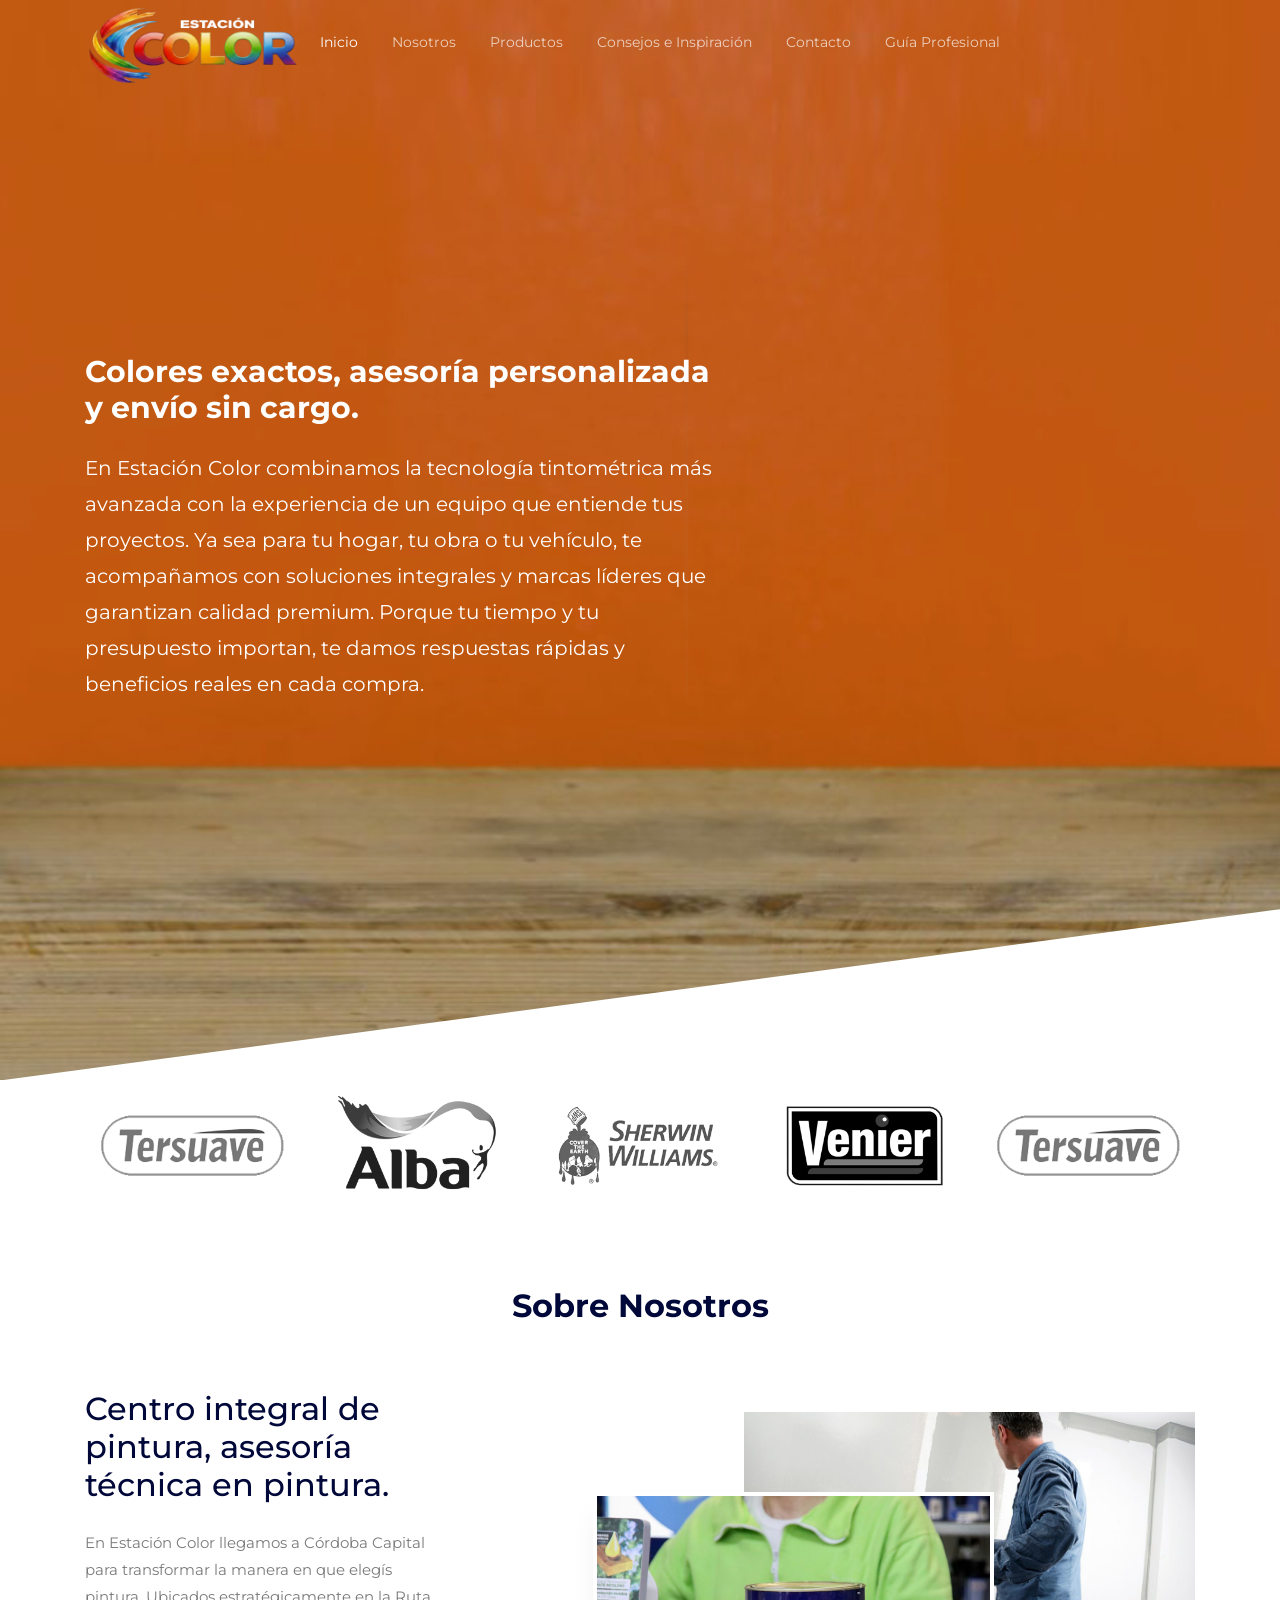
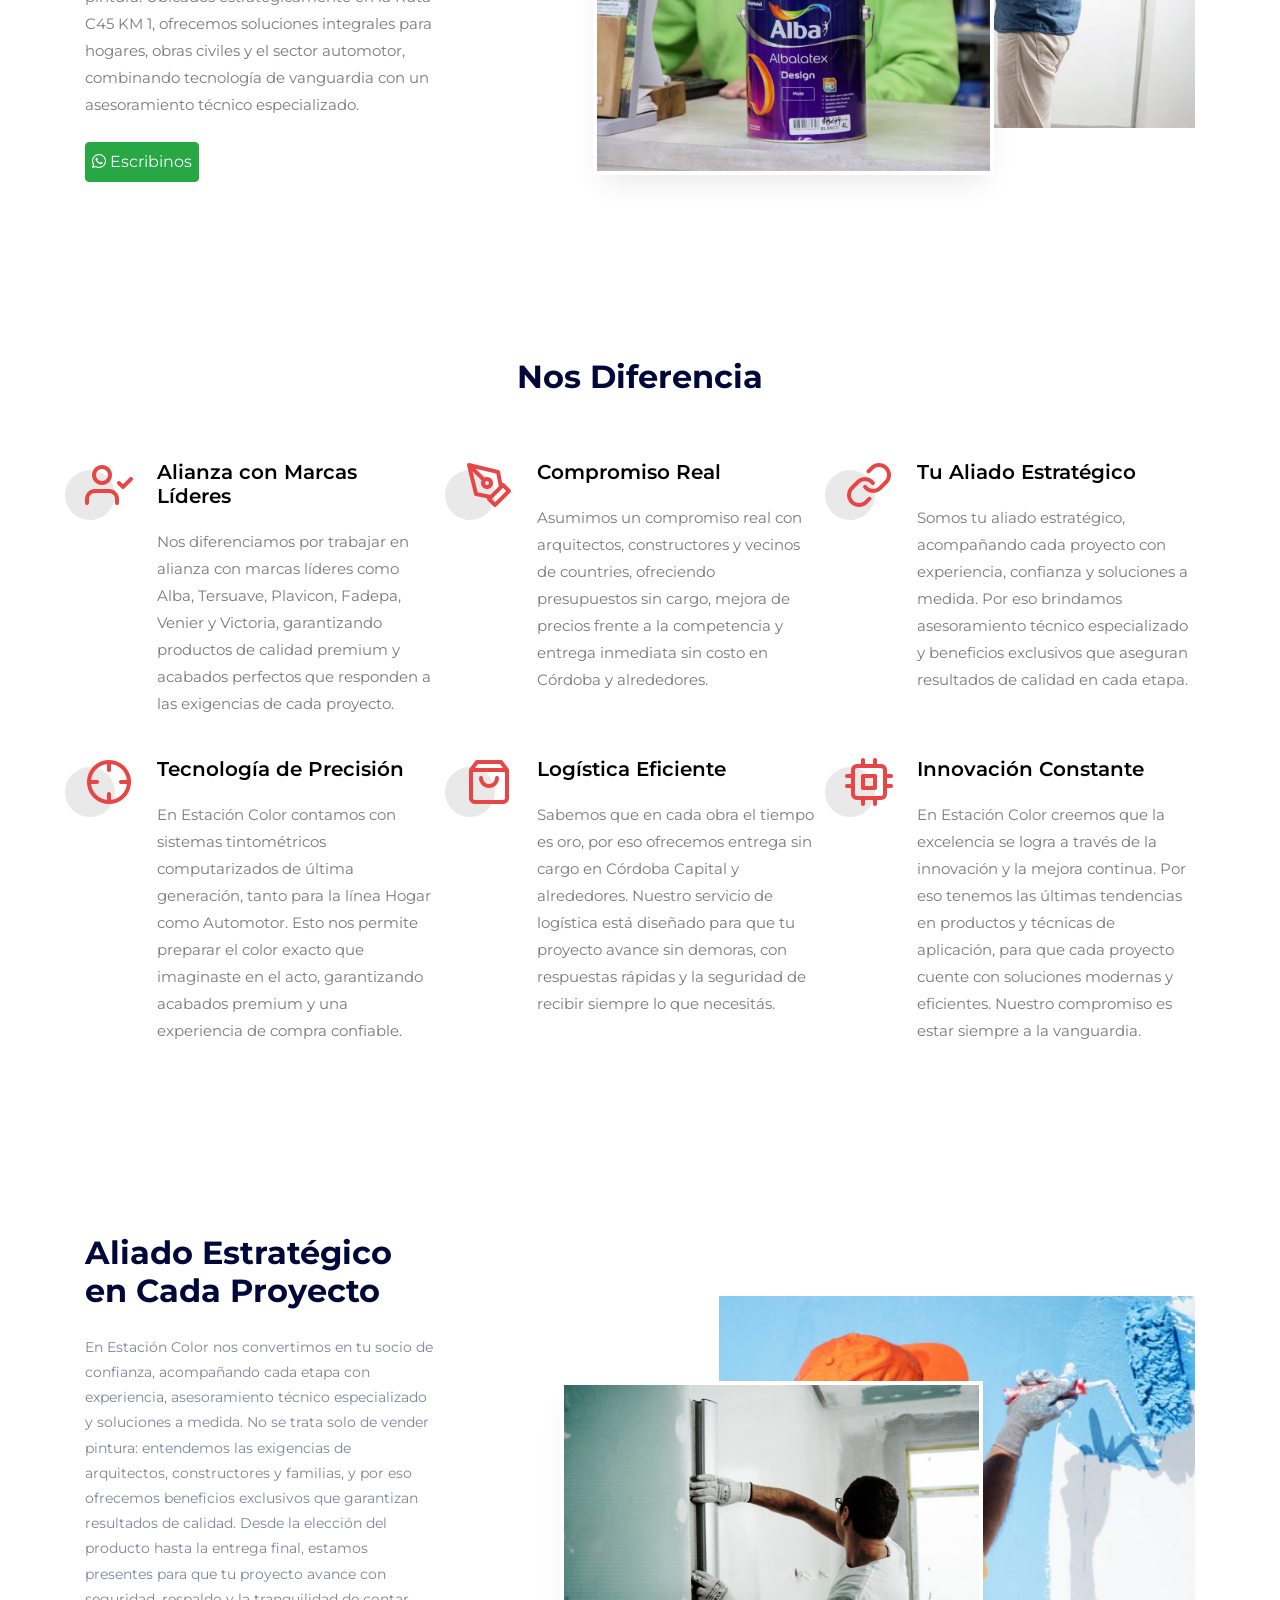
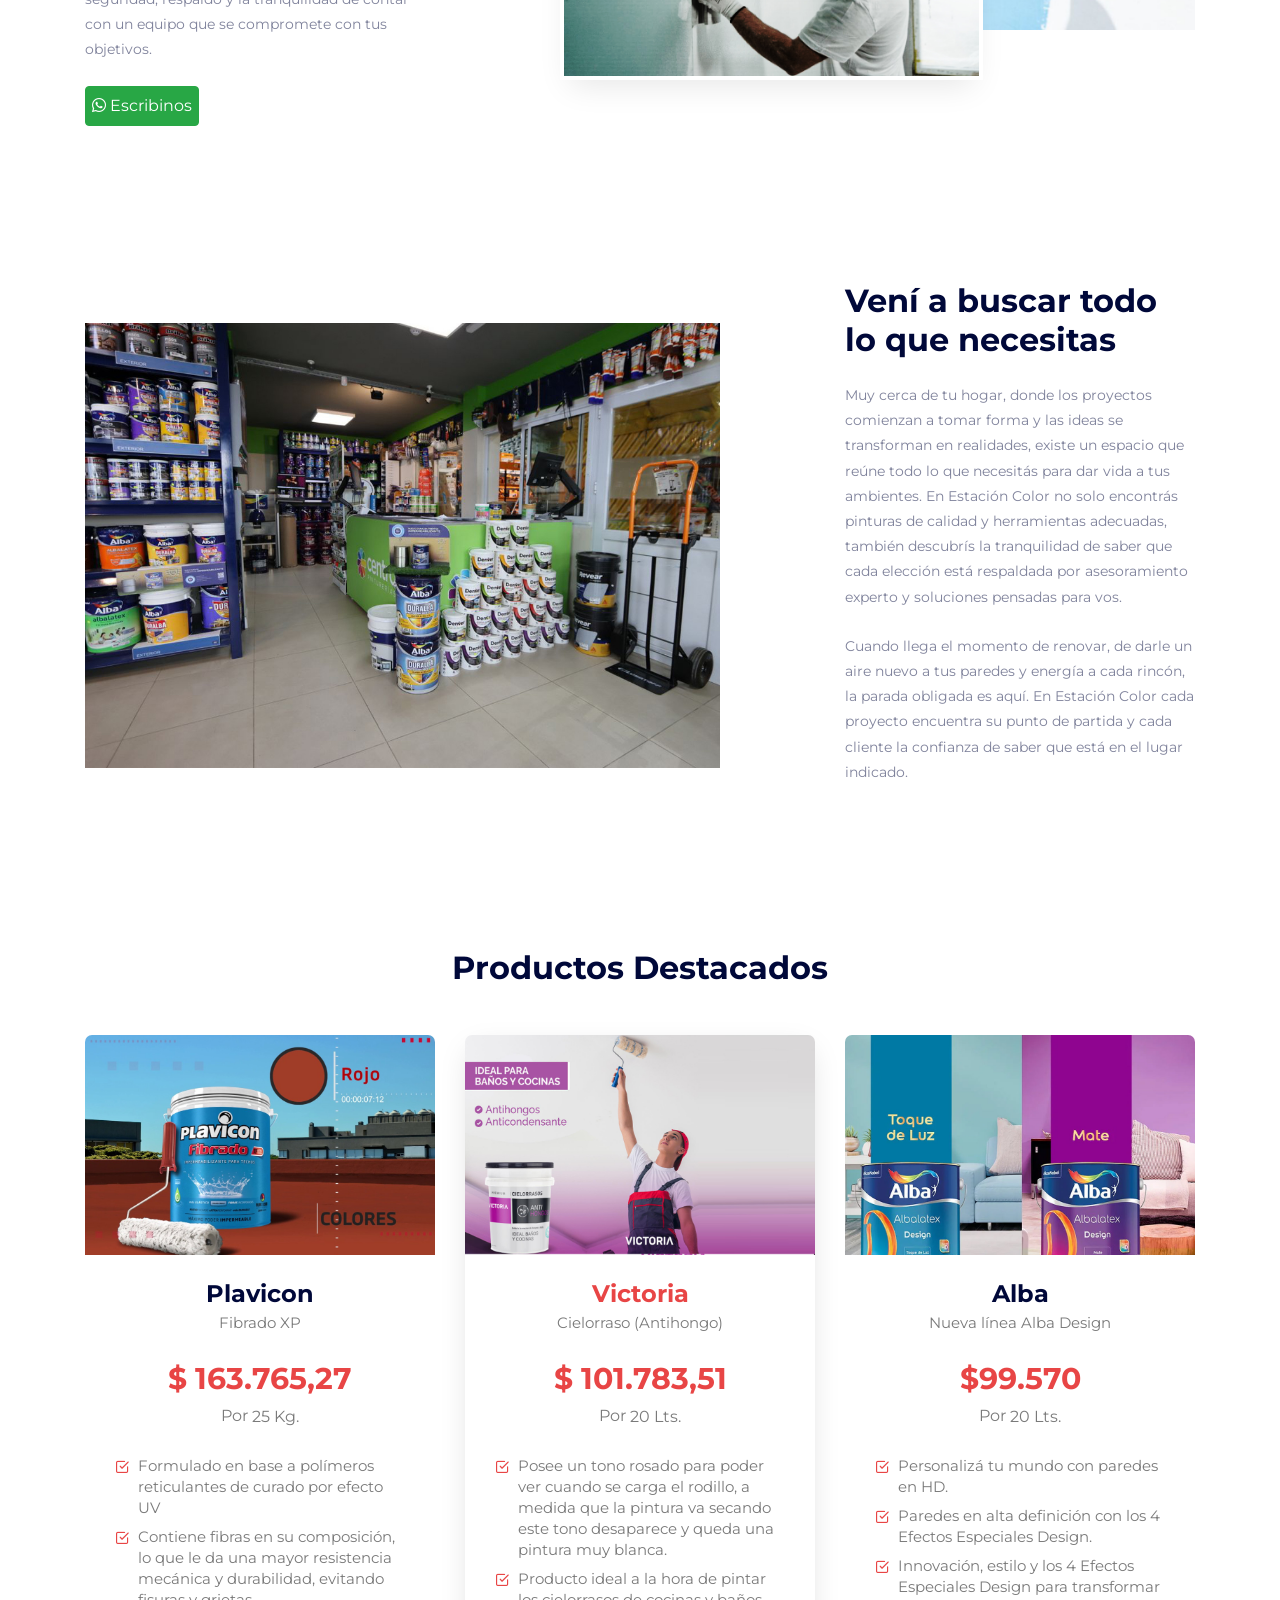
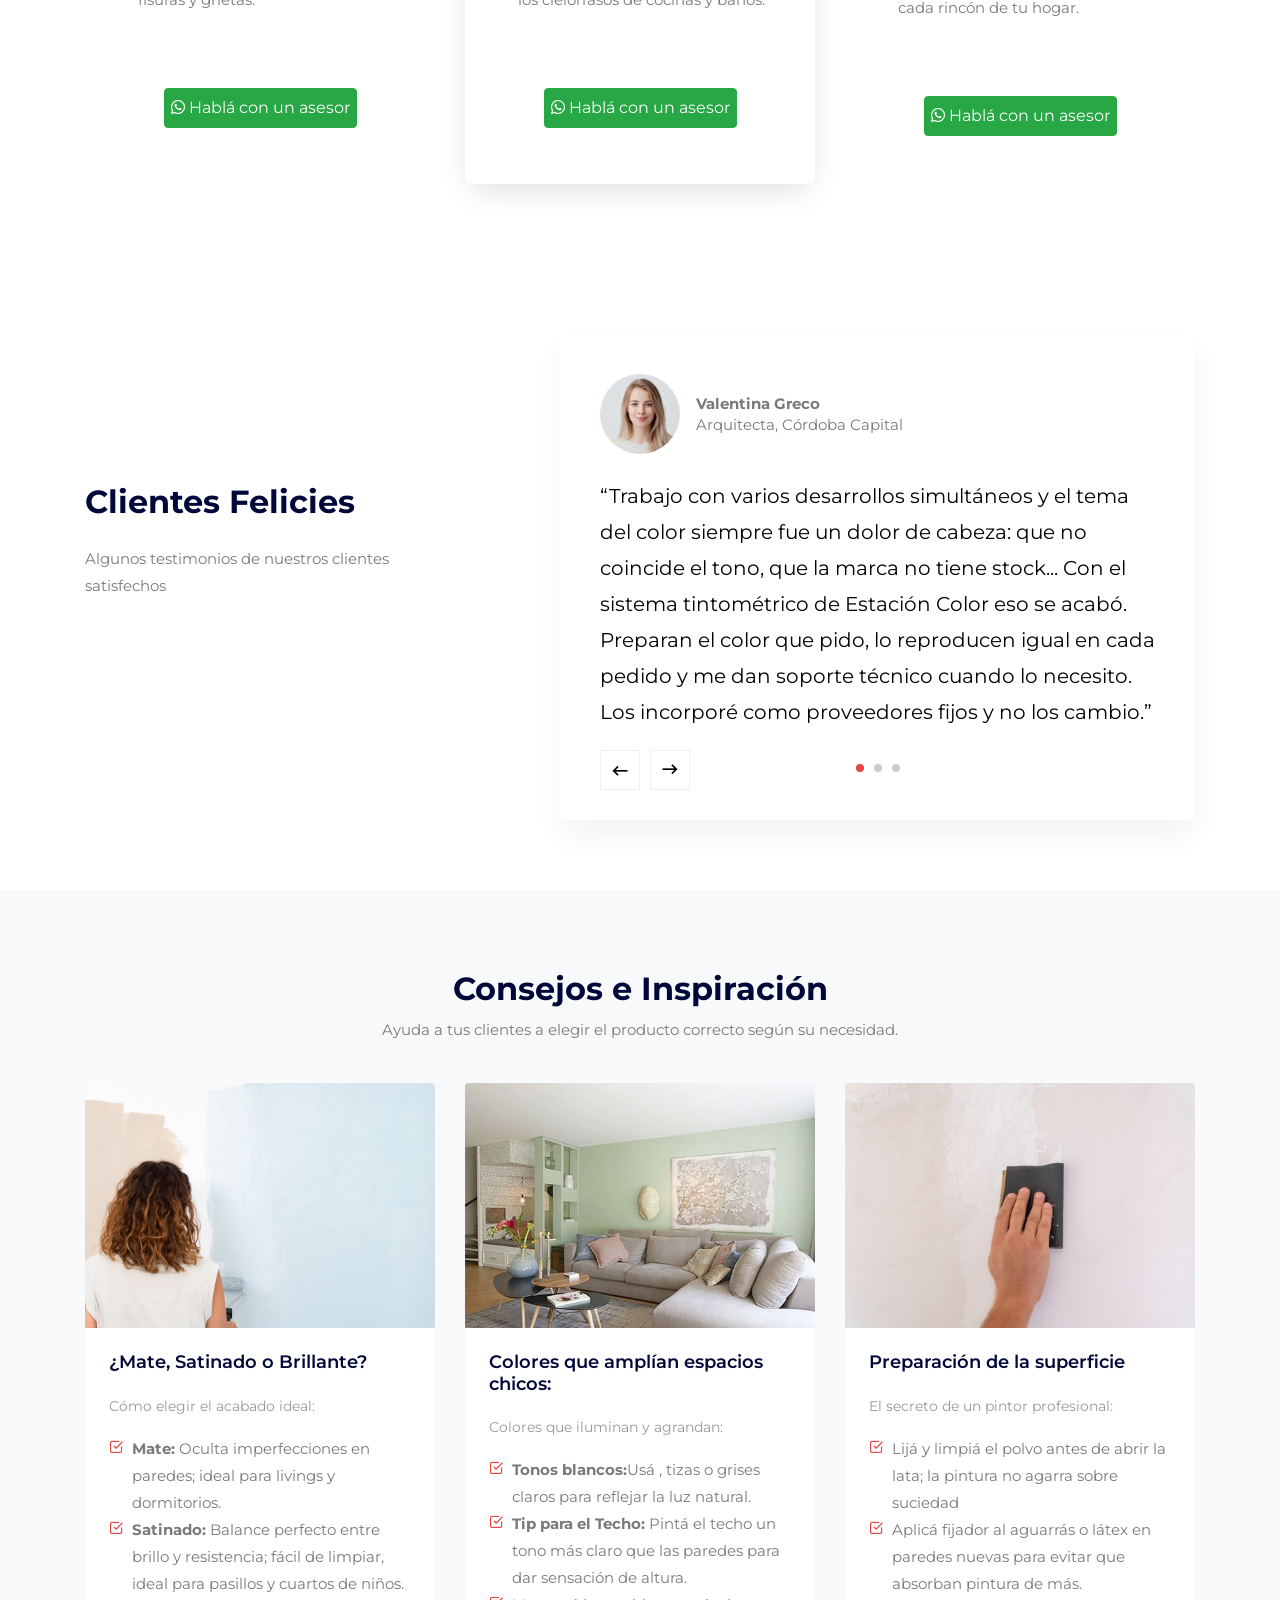
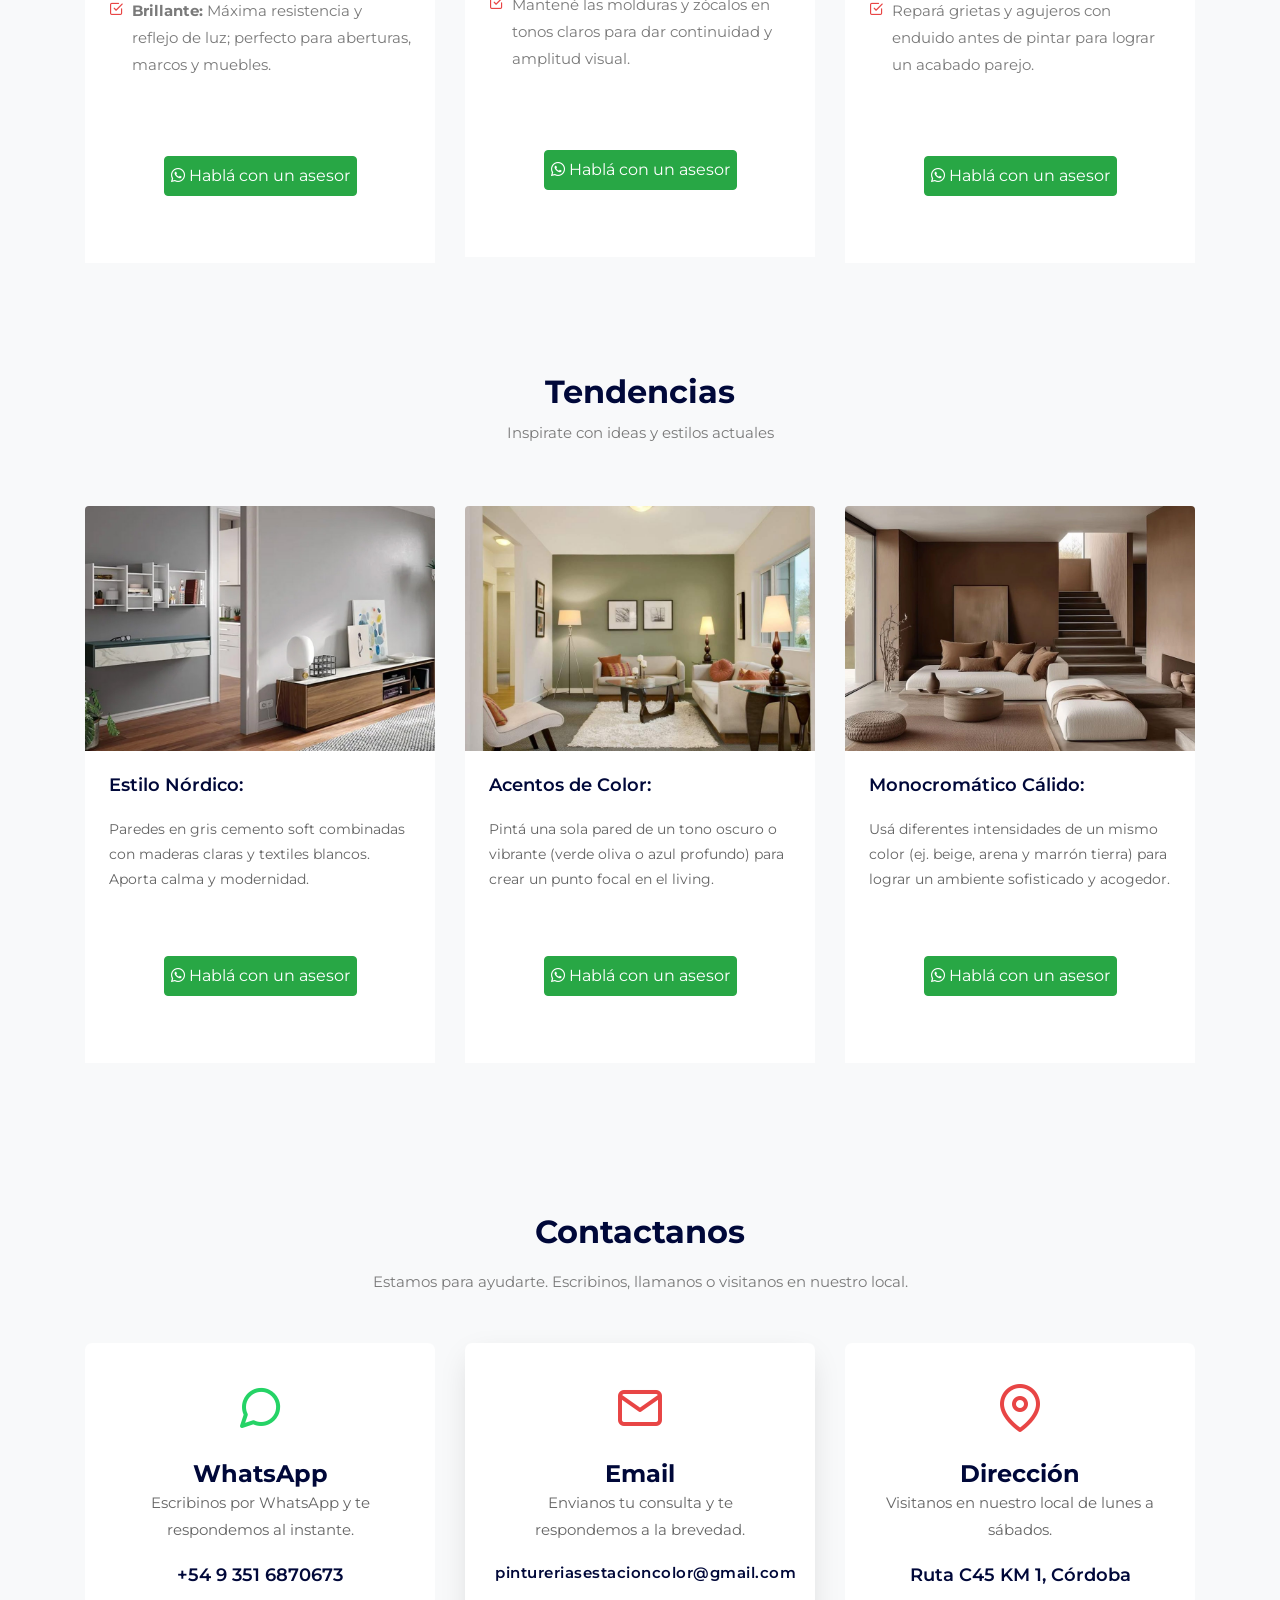
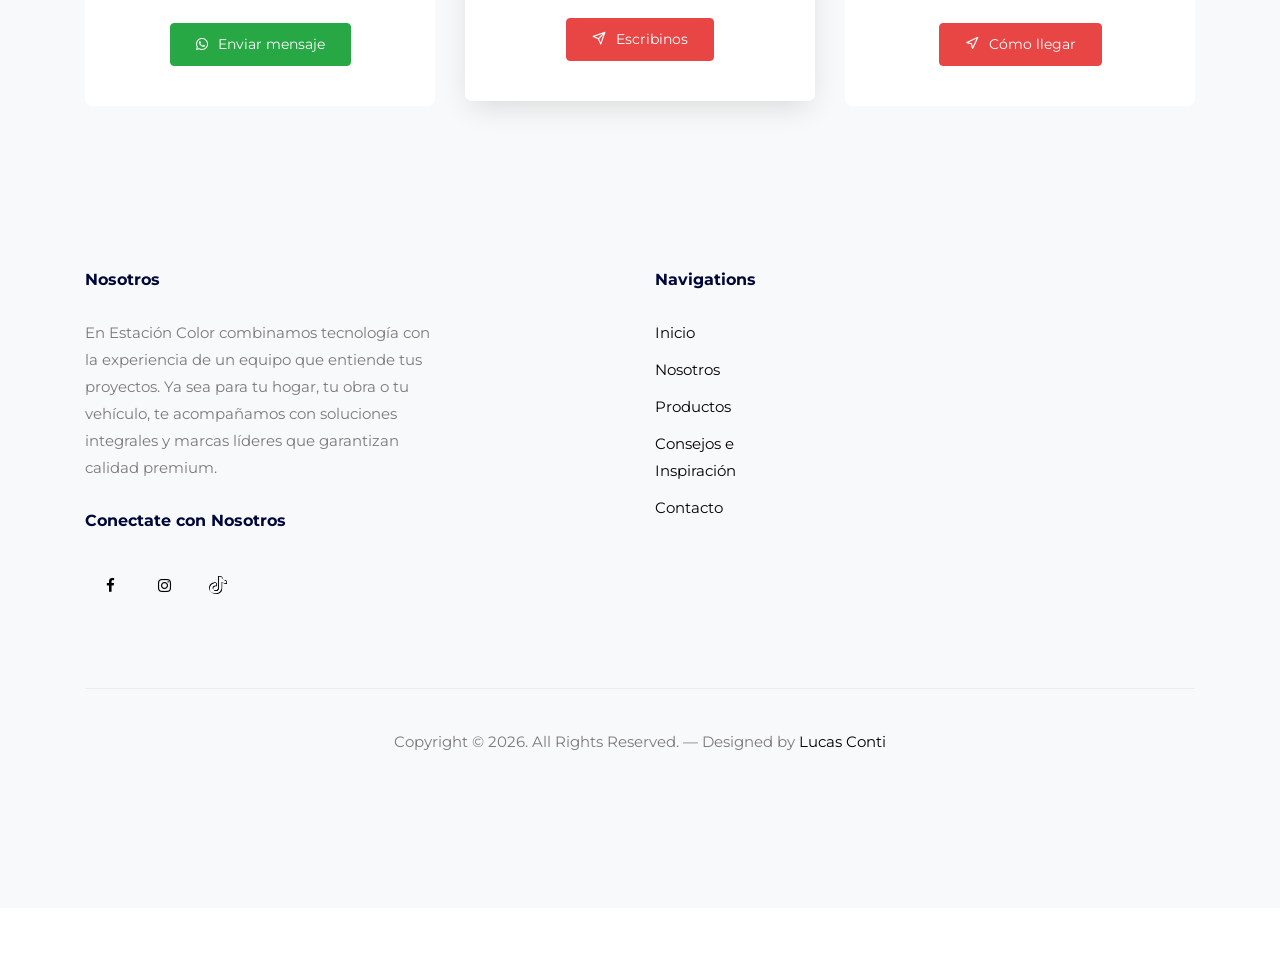
<file: index.html>
<!-- /*
* Template Name: Append
* Template Author: Untree.co
* Tempalte URI: https://untree.co/
* License: https://creativecommons.org/licenses/by/3.0/
*/ -->
<!doctype html>
<html lang="en">

<head>
  <meta charset="utf-8">
  <meta name="viewport" content="width=device-width, initial-scale=1, shrink-to-fit=no">
  <meta name="description"
    content="Pinturería en Ruta C45 cerca de Malagueño, Córdoba Capital zona sur, Manantiales, Alta Gracia y San Nicolás. Pinturas Alba, Tersuave, Plavicon, Venier y Fadepa. Ofertas en latas de 20 litros, envío sin cargo y preparación de colores computarizada.">
  <meta name="keywords"
    content="Pinturería en Ruta C45, Pinturería cerca de Malagueño, Pinturería Córdoba Capital zona sur, Pinturería cerca de Manantiales, Pinturería Cañuelas, Pinturería Valle de Golf, Pinturería en Alta Gracia, Pinturería San Nicolás, Pintura Alba Córdoba, Pintura Tersuave precios, Impermeabilizantes Plavicon, Línea Venier, Línea Fadepa, Pintura para hogar y obra, Pintura Automotor Córdoba, Mejor presupuesto en pinturas, Pinturería con envío a domicilio, Preparación de colores computarizada, Pinturería para arquitectos y constructores, Ofertas en latas de 20 litros">
  <meta name="author" content="Tu Pinturería en Córdoba">
  <meta name="robots" content="index, follow">
  <link rel="shortcut icon" href="favicon.png">

  <!-- <meta name="description" content="" /> -->
  <meta name="keywords" content="bootstrap, bootstrap4" />

  <link rel="stylesheet" href="https://cdnjs.cloudflare.com/ajax/libs/font-awesome/6.5.0/css/all.min.css">

  <link href="https://fonts.googleapis.com/css2?family=Montserrat:wght@300;400;700&display=swap" rel="stylesheet">

  <link rel="stylesheet" href="css/bootstrap.min.css">
  <link rel="stylesheet" href="css/owl.carousel.min.css">
  <link rel="stylesheet" href="css/owl.theme.default.min.css">
  <link rel="stylesheet" href="fonts/icomoon/style.css">
  <link rel="stylesheet" href="fonts/feather/style.css">
  <link rel="stylesheet" href="fonts/flaticon/font/flaticon.css">
  <link rel="stylesheet" href="css/jquery.fancybox.min.css">
  <link rel="stylesheet" href="css/aos.css">
  <link rel="stylesheet" href="css/style.css">

  <title>Estación Color</title>
</head>

<body>


  <div class="site-mobile-menu site-navbar-target">
    <div class="site-mobile-menu-header">
      <div class="site-mobile-menu-close">
        <span class="icofont-close js-menu-toggle"></span>
      </div>
    </div>
    <div class="site-mobile-menu-body"></div>
  </div>

  <!-- ======= Navbar Fijo ======= -->
  <div id="navbar-wrapper">
    <div class="container">
      <nav class="site-nav">
        <div class="logo">
          <a href="index.html" class="text-white"><img id="navbar-logo" src="images/logo.png" alt="Logo"
              class="img-fluid"></a>
        </div>
        <div class="row align-items-center">
          <div class="col-12 col-sm-12 col-lg-12 site-navigation text-center">
            <ul class="js-clone-nav d-none d-lg-inline-block text-left site-menu">
              <li class="active"><a href="#">Inicio</a></li>
              <li><a href="#about">Nosotros</a></li>
              <li><a href="#product">Productos</a></li>
              <li><a href="#consejo">Consejos e Inspiración</a></li>
              <li><a href="#contact">Contacto</a></li>
              <li><a href="guia.html">Guía Profesional</a></li>
            </ul>

            <!-- BOTON TIENDA MENU -->

            <!-- <ul class="d-none d-lg-inline-block text-left site-menu float-right menu-absolute">            
              <li class="cta-button">
                <a href="#" target="_blank">
                  <svg xmlns="http://www.w3.org/2000/svg" width="16" height="16" viewBox="0 0 24 24" fill="none"
                    stroke="currentColor" stroke-width="2" stroke-linecap="round" stroke-linejoin="round"
                    style="vertical-align: middle; margin-right: 6px;">
                    <circle cx="9" cy="21" r="1"></circle>
                    <circle cx="20" cy="21" r="1"></circle>
                    <path d="M1 1h4l2.68 13.39a2 2 0 0 0 2 1.61h9.72a2 2 0 0 0 2-1.61L23 6H6"></path>
                  </svg>
                  Tienda
                </a>
              </li>
            </ul> -->

            <a href="#" class="burger light ml-auto site-menu-toggle js-menu-toggle d-block d-lg-none"
              data-toggle="collapse" data-target="#main-navbar">
              <span></span>
            </a>

          </div>
        </div>
      </nav> <!-- END nav -->
    </div> <!-- END container -->
  </div> <!-- END navbar-wrapper -->


  <div class="hero-slant overlay" data-stellar-background-ratio="0.5"
    style="background-image: url('images/hero-min.jpg')">

    <div class="container">
      <div class="row align-items-center justify-content-between">
        <div class="col-lg-7 intro">
          <h1 class="h1-hero text-white font-weight-bold mb-4" data-aos="fade-up" data-aos-delay="0">Colores exactos,
            asesoría personalizada y envío sin cargo.</h1>
          <p class="p-hero text-white mb-4" data-aos="fade-up" data-aos-delay="100">En Estación Color combinamos la
            tecnología tintométrica más avanzada con la experiencia de un equipo que entiende tus proyectos. Ya sea para
            tu hogar, tu obra o tu vehículo, te acompañamos con soluciones integrales y marcas líderes que garantizan
            calidad premium. Porque tu tiempo y tu presupuesto importan, te damos respuestas rápidas y beneficios reales
            en cada compra.</p>
          <!-- <form action="#" class="sign-up-form d-flex" data-aos="fade-up" data-aos-delay="200">
              <input type="text" class="form-control" placeholder="Enter email address">
              <input type="submit" class="btn btn-primary" value="Sign up">
            </form> -->

        </div>


      </div>


    </div>

    <div class="slant" style="background-image: url('images/slant.svg');"></div>
  </div>

  <div class="py-3">
    <div class="container">

      <div class="owl-logos owl-carousel">
        <div class="item">
          <img src="images/logo-tersuave.png" alt="Image" class="img-fluid">
        </div>
        <div class="item">
          <img src="images/logo-alba.png" alt="Image" class="img-fluid">
        </div>
        <div class="item">
          <img src="images/logo-sw.png" alt="Image" class="img-fluid">
        </div>
        <div class="item">
          <img src="images/logo-venier.png" alt="Image" class="img-fluid">
        </div>
        <!-- <div class="item">
            <img src="images/logo-alba.png" alt="Image" class="img-fluid">
          </div>
          <div class="item">
            <img src="images/logo-sw.png" alt="Image" class="img-fluid">
          </div> -->


      </div>


    </div>

  </div>
  <div class="site-section about-section" id="about">
    <div class="container">
      <div class="row mb-5">
        <div class="col-12 text-center" data-aos="fade-up">
          <h2 class="heading font-weight-bold mb-3">Sobre Nosotros</h2>
        </div>
      </div>
      <div class="row align-items-center justify-content-between">
        <div class="col-lg-4">
          <h2 class="section-title mb-4">Centro integral de pintura, asesoría técnica en pintura.</h2>
          <p class="mb-4">En Estación Color llegamos a Córdoba Capital para transformar la manera en que elegís pintura.
            Ubicados estratégicamente en la Ruta C45 KM 1, ofrecemos soluciones integrales para hogares, obras civiles y
            el sector automotor, combinando tecnología de vanguardia con un asesoramiento técnico especializado.</p>
          <ul class="ul-about">
            <p>
              <!-- <li class="li-about">Tecnología tintométrica computarizada.</li>              
                <li class="li-about">Alianza con marcas líderes (Alba, Tersuave, Sherwin Williams, Venier).</li>
                <li class="li-about">Compromiso con arquitectos, constructores y vecinos de countries.</li> -->
            </p>
          </ul>
          <!-- <p class="mt-4"><a href="#" class="btn btn-primary btn-md">Book now</a></p> -->


          <!-- BOTON TIENDA -->
          <!-- <ul class="btn-tienda js-clone-nav d-none d-lg-inline-block text-left site-menu float-right menu-absolute ">           
            <li class="cta-button">
              <a href="#" target="_blank">
                <svg xmlns="http://www.w3.org/2000/svg" width="16" height="16" viewBox="0 0 24 24" fill="none"
                  stroke="currentColor" stroke-width="2" stroke-linecap="round" stroke-linejoin="round"
                  style="vertical-align: middle; margin-right: 6px;">
                  <circle cx="9" cy="21" r="1"></circle>
                  <circle cx="20" cy="21" r="1"></circle>
                  <path d="M1 1h4l2.68 13.39a2 2 0 0 0 2 1.61h9.72a2 2 0 0 0 2-1.61L23 6H6"></path>
                </svg>
                Tienda
              </a>
            </li>
          </ul> -->

          <!-- BOTON WHATSAPP PROVISORIO -->
          <p class="mt-4">
            <a href="https://walink.co/uykxhn" class="btn btn-success" style="padding: 7px 6px; font-size: 16px;">
              <i class="fa-brands fa-whatsapp text-white"></i> Escribinos
            </a>

        </div>
        <div class="col-lg-7 pl-lg-5 position-relative ">
          <div class="section-stack">
            <div class="image-stack">
              <div class="image-stack__item image-stack__item--top">
                <img src="images/img_h_2-min.jpg" alt="">
              </div>
              <div class="image-stack__item image-stack__item--bottom">
                <img src="images/img_h_3-min.jpg" alt="">
              </div>
            </div>
          </div>

        </div>
      </div>
    </div>
  </div>


  <div class="site-section">
    <div class="container">
      <div class="row mb-5">
        <div class="col-12 text-center" data-aos="fade-up">
          <h2 class="heading font-weight-bold mb-3">Nos Diferencia</h2>
        </div>
      </div>
      <div class="row align-items-stretch">
        <div class="col-md-6 col-lg-4 mb-4 mb-lg-4" data-aos="fade-up">
          <div class="unit-4 d-flex">
            <div class="unit-4-icon mr-4">
              <span class="feather-user-check"></span>
            </div>
            <div>
              <h3>Alianza con Marcas Líderes</h3>
              <p>Nos diferenciamos por trabajar en alianza con marcas líderes como Alba, Tersuave, Plavicon, Fadepa,
                Venier y Victoria, garantizando productos de calidad premium y acabados perfectos que responden a las
                exigencias de cada proyecto. </p>
              <!-- <p><a href="#">Learn More</a></p> -->
            </div>
          </div>
        </div>
        <div class="col-md-6 col-lg-4 mb-4 mb-lg-4" data-aos="fade-up" data-aos-delay="100">
          <div class="unit-4 d-flex">
            <div class="unit-4-icon mr-4">
              <span class="feather-pen-tool"></span>
            </div>
            <div>
              <h3>Compromiso Real</h3>
              <p>Asumimos un compromiso real con arquitectos, constructores y vecinos de countries, ofreciendo
                presupuestos sin cargo, mejora de precios frente a la competencia y entrega inmediata sin costo en
                Córdoba y alrededores. </p>
              <!-- <p><a href="#">Learn More</a></p> -->
            </div>
          </div>
        </div>
        <div class="col-md-6 col-lg-4 mb-4 mb-lg-4" data-aos="fade-up" data-aos-delay="200">
          <div class="unit-4 d-flex">
            <div class="unit-4-icon mr-4">
              <span class="feather-link"></span>
            </div>
            <div>
              <h3>Tu Aliado Estratégico</h3>
              <p>Somos tu aliado estratégico, acompañando cada proyecto con experiencia, confianza y soluciones a
                medida. Por eso brindamos asesoramiento técnico especializado y beneficios exclusivos que aseguran
                resultados de calidad en cada etapa. </p>
              <!-- <p><a href="#">Learn More</a></p> -->
            </div>
          </div>
        </div>


        <div class="col-md-6 col-lg-4 mb-4 mb-lg-4" data-aos="fade-up" data-aos-delay="300">
          <div class="unit-4 d-flex">
            <div class="unit-4-icon mr-4">
              <span class="feather-crosshair"></span>
            </div>
            <div>
              <h3>Tecnología de Precisión</h3>
              <p>En Estación Color contamos con sistemas tintométricos computarizados de última generación, tanto para
                la línea Hogar como Automotor. Esto nos permite preparar el color exacto que imaginaste en el acto,
                garantizando acabados premium y una experiencia de compra confiable.</p>
              <!-- <p><a href="#">Learn More</a></p> -->
            </div>
          </div>
        </div>
        <div class="col-md-6 col-lg-4 mb-4 mb-lg-4" data-aos="fade-up" data-aos-delay="400">
          <div class="unit-4 d-flex">
            <div class="unit-4-icon mr-4">
              <span class="feather-shopping-bag"></span>
            </div>
            <div>
              <h3>Logística Eficiente</h3>
              <p>Sabemos que en cada obra el tiempo es oro, por eso ofrecemos entrega sin cargo en Córdoba Capital y
                alrededores. Nuestro servicio de logística está diseñado para que tu proyecto avance sin demoras, con
                respuestas rápidas y la seguridad de recibir siempre lo que necesitás.</p>
              <!-- <p><a href="#">Learn More</a></p> -->
            </div>
          </div>
        </div>
        <div class="col-md-6 col-lg-4 mb-4 mb-lg-4" data-aos="fade-up" data-aos-delay="500">
          <div class="unit-4 d-flex">
            <div class="unit-4-icon mr-4">
              <span class="feather-cpu"></span>
            </div>
            <div>
              <h3>Innovación Constante</h3>
              <p>En Estación Color creemos que la excelencia se logra a través de la innovación y la mejora continua.
                Por eso tenemos las últimas tendencias en productos y técnicas de aplicación, para que cada proyecto
                cuente con soluciones modernas y eficientes. Nuestro compromiso es estar siempre a la vanguardia.</p>
              <!-- <p><a href="#">Learn More</a></p> -->
            </div>
          </div>
        </div>

      </div>
    </div>
  </div>

  <div class="features-lg ">
    <div class="container">
      <div class="row feature align-items-center justify-content-between">
        <div class="col-lg-7 section-stack order-lg-2 mb-4 mb-lg-0 position-relative" data-aos="fade-up"
          data-aos-delay="0">

          <div class="image-stack">
            <div class="image-stack__item image-stack__item--top">
              <img src="images/img_h_2-minb.jpg" alt="">
            </div>
            <div class="image-stack__item image-stack__item--bottom">
              <img src="images/img_h_3-minb.jpg" alt="">
            </div>
          </div>

        </div>
        <div class="col-lg-4 section-title" data-aos="fade-up" data-aos-delay="100">

          <h2 class="font-weight-bold mb-4 heading">Aliado Estratégico en Cada Proyecto</h2>
          <p class="mb-4">En Estación Color nos convertimos en tu socio de confianza, acompañando cada etapa con
            experiencia, asesoramiento técnico especializado y soluciones a medida. No se trata solo de vender pintura:
            entendemos las exigencias de arquitectos, constructores y familias, y por eso ofrecemos beneficios
            exclusivos que garantizan resultados de calidad. Desde la elección del producto hasta la entrega final,
            estamos presentes para que tu proyecto avance con seguridad, respaldo y la tranquilidad de contar con un
            equipo que se compromete con tus objetivos.</p>
          <p>
            <a href="https://walink.co/uykxhn" class="btn btn-success" style="padding: 7px 6px; font-size: 16px;">
              <i class="fa-brands fa-whatsapp text-white"></i> Escribinos
            </a>
          </p>

        </div>

      </div>
    </div>
  </div>

  <div class="features-lg">
    <div class="container">

      <div class="row feature align-items-center justify-content-between">
        <div class="col-lg-7 mb-4 mb-lg-0 section-stack" data-aos="fade-up" data-aos-delay="0">
          <img src="images/img_h_5-min.jpg" alt="Image" class="img-fluid">
        </div>
        <div class="col-lg-4 section-title" data-aos="fade-up" data-aos-delay="100">

          <h2 class="font-weight-bold mb-4">Vení a buscar todo lo que necesitas</h2>
          <p class="mb-4">Muy cerca de tu hogar, donde los proyectos comienzan a tomar forma y las ideas se transforman
            en realidades, existe un espacio que reúne todo lo que necesitás para dar vida a tus ambientes. En Estación
            Color no solo encontrás pinturas de calidad y herramientas adecuadas, también descubrís la tranquilidad de
            saber que cada elección está respaldada por asesoramiento experto y soluciones pensadas para vos.</p>
          <p class="mb-4">Cuando llega el momento de renovar, de darle un aire nuevo a tus paredes y energía a cada
            rincón, la parada obligada es aquí. En Estación Color cada proyecto encuentra su punto de partida y cada
            cliente la confianza de saber que está en el lugar indicado.</p>
          <!-- <p>
              <a href="https://walink.co/uykxhn" class="btn btn-success" style="padding: 7px 6px;">
                <i class="fa-brands fa-whatsapp text-white"></i> Escribinos
              </a>
            </p> -->

        </div>

      </div>

    </div>
  </div>
  <style>
    h1,
    h2,
    h3,
    h4,
    h5 {
      color: #000839;
    }

    .btn.btn-primary {
      background: #e84545;
      border-color: #e84545;
      padding: 12px 30px;
      border-radius: 4px;
      font-size: 14px;
      color: #fff;
      font-family: "Montserrat", sans-serif;
    }

    .btn.btn-primary:hover {
      background: #ea5757;
      border-color: #ea5757;
    }

    /* ---- Pricing Section ---- */
    .pricing-section {
      padding: 70px 0;
    }

    .pricing-section .save-percent {
      font-size: 10px;
      background: #e84545;
      padding: 4px 10px;
      font-weight: 700;
      border-radius: 30px;
      color: #ffffff;
    }

    .pricing-section .period {
      font-size: 14px;
    }

    .pricing-section .period-toggle {
      width: 100px;
      border-radius: 30px;
      margin-left: 10px;
      margin-right: 10px;
      height: 30px;
      background: #ccc;
      position: relative;
      transition: .3s all ease;
      display: inline-block;
      cursor: pointer;
    }

    .pricing-section .period-toggle:before {
      transition: .3s all ease;
      content: "";
      position: absolute;
      left: 1px;
      height: 28px;
      width: 28px;
      top: 50%;
      transform: translateY(-50%);
      border-radius: 50%;
      background: #ffffff;
      box-shadow: 0 5px 10px 0 rgba(0, 0, 0, .1);
    }

    .pricing-section .period-toggle.active:before {
      left: 71px;
    }

    .pricing-section .period-toggle.active {
      background: #e84545;
    }

    /* ---- Pricing Item ---- */
    .pricing-section .pricing-item {
      padding: 0 0 30px 0;
      text-align: center;
      background: #ffffff;
      border-radius: 7px;
      overflow: hidden;
      transition: box-shadow .3s ease, transform .3s ease;
    }

    .pricing-section .pricing-item:hover {
      box-shadow: 0 15px 40px -7px rgba(0, 0, 0, .15);
      transform: translateY(-4px);
    }

    .pricing-section .pricing-item h3 {
      font-weight: 700;
      font-size: 24px;
      margin-bottom: 0;
    }

    .pricing-section .pricing-item .description {
      margin-bottom: 20px;
    }

    .pricing-section .pricing-item.active {
      background: #ffffff;
      box-shadow: 0 10px 30px -7px rgba(0, 0, 0, .15);
    }

    .pricing-section .pricing-item.active h3 {
      color: #e84545;
    }

    .pricing-section .pricing-item ul {
      text-align: left;
    }

    .pricing-section .pricing-item ul li {
      line-height: 1.4;
      margin-bottom: 8px;
    }

    .pricing-section .pricing-item .price-wrap {
      display: block;
      color: #e84545;
      font-weight: 700;
      font-size: 30px;
      line-height: 1.5;
    }

    .pricing-section .pricing-item .price-wrap>div {
      height: 46px;
      overflow: hidden;
    }

    .pricing-section .pricing-item .price-wrap>.price>div {
      transition: .3s all ease;
    }

    .pricing-section .pricing-item .period-wrap {
      font-size: 16px;
    }

    .pricing-section .pricing-item .period-wrap .period {
      height: 27px;
      line-height: 27px;
      overflow: hidden;
      font-size: 16px;
    }

    .pricing-section .pricing-item .period-wrap .period>div {
      transition: .3s all ease;
    }

    .pricing-section .pricing-item.yearly .price-wrap>.price>div {
      transform: translateY(-50%);
    }

    .pricing-section .pricing-item.yearly .period-wrap>.period>div {
      transform: translateY(-50%);
    }

    /* ---- Product Image ---- */
    .pricing-item .product-img-wrap {
      width: 100%;
      height: 220px;
      overflow: hidden;
      position: relative;
      background: #f0f0f0;
    }

    .pricing-item .product-img-wrap img {
      width: 100%;
      height: 100%;
      object-fit: cover;
      object-position: center;
      transition: transform .4s ease;
      display: block;
    }

    .pricing-item:hover .product-img-wrap img {
      transform: scale(1.05);
    }

    /* ---- Card body padding ---- */
    .pricing-item .card-body {
      padding: 25px 30px 10px 30px;
    }

    /* ---- Feather icon replacement ---- */
    .feather-check-square {
      color: #e84545;
      flex-shrink: 0;
    }

    .heading {
      font-size: 2rem;
    }

    .section-title h2 {
      margin-bottom: 1rem;
    }
  </style>
  <!-- </head>
<body> -->

  <div class="pricing-section" id="product">
    <div class="container">
      <div class="section-title text-center mb-5">
        <h2 class="heading font-weight-bold mb-5">Productos Destacados</h2>



        <div class="row">

          <!-- Basic -->
          <div class="col-md-6 col-lg-4 mb-4">
            <div class="pricing-item">
              <div class="product-img-wrap">
                <img src="images/img_h_9-min.jpg" alt="Plavicon">
              </div>
              <div class="card-body">
                <h3>Plavicon</h3>
                <div class="description">
                  <p>Fibrado XP</p>
                </div>
                <div class="period-change mb-4 d-block">
                  <div class="price-wrap">
                    <div class="price">
                      <div>
                        <div>$ 163.765,27 </div>
                        <!-- <div>$299</div> -->
                      </div>
                    </div>
                  </div>
                  <div class="d-inline-flex align-items-center text-center period-wrap">
                    <div class="d-inline-block mr-1">Por</div>
                    <div class="d-block text-left period">
                      <div>
                        <div>25 Kg.</div>
                        <!-- <div>Year</div> -->
                      </div>
                    </div>
                  </div>
                </div>
                <ul class="list-unstyled mb-4">
                  <li class="d-flex"><span class="feather-check-square mr-2 mt-1"></i></span><span>Formulado en base a polímeros reticulantes de curado por efecto UV </span></li>
                  <li class="d-flex"><span class="feather-check-square mr-2 mt-1"></i></span><span>Contiene fibras en su composición, lo que le da una mayor resistencia mecánica y durabilidad, evitando fisuras y grietas.</span></li>
                  
                </ul>
                <div style="justify-content: center;">
                  <br><br> 
                  <!-- BOTON TIENDA -->
                  <!-- <ul class="btn-tienda"
                    style="float: none !important; display: flex !important; justify-content: center; padding: 0; margin: 0;">
                    <li class="cta-button">
                      <a href="#" target="_blank" style="padding: 15px 25px;">
                        <svg xmlns="http://www.w3.org/2000/svg" width="16" height="16" viewBox="0 0 24 24" fill="none"
                          stroke="currentColor" stroke-width="2" stroke-linecap="round" stroke-linejoin="round"
                          style="vertical-align: middle; margin-right: 6px;">
                          <circle cx="9" cy="21" r="1"></circle>
                          <circle cx="20" cy="21" r="1"></circle>
                          <path d="M1 1h4l2.68 13.39a2 2 0 0 0 2 1.61h9.72a2 2 0 0 0 2-1.61L23 6H6"></path>
                        </svg>
                        Tienda
                      </a>
                    </li>
                  </ul> -->

                  <!-- BOTON WHATSAPP PROVISORIO -->
                  
                  <div style="justify-content: center;">                 
                    <ul  style="list-style: none; display: flex; justify-content: center; padding: 0; margin: 0;">
                      <p>
                        <a href="https://walink.co/uykxhn" class="btn btn-success" style="padding: 7px 6px; font-size: 16px;">
                          <i class="fa-brands fa-whatsapp text-white"></i>  Hablá con un asesor
                        </a>
                      </p>
                    </ul>                 
                  </div>
                <!-- FIN BOTON WHATSAPP PROVISORIO -->
                  
                </div>
              </div>
            </div>
          </div>

          <!-- Advanced (active) -->
          <div class="col-md-6 col-lg-4 mb-4">
            <div class="pricing-item active">
              <div class="product-img-wrap">
                <img src="images/img_h_10-min.jpg" alt="Victoria">
              </div>
              <div class="card-body">
                <h3>Victoria </h3>
                <div class="description">
                  <p>Cielorraso (Antihongo)</p>
                </div>
                <div class="period-change mb-4 d-block">
                  <div class="price-wrap">
                    <div class="price">
                      <div>
                        <div>$ 101.783,51 </div>
                        <!-- <div>$599</div> -->
                      </div>
                    </div>
                  </div>
                  <div class="d-inline-flex align-items-center text-center period-wrap">
                    <div class="d-inline-block mr-1">Por</div>
                    <div class="d-block text-left period">
                      <div>
                        <div>20 Lts.</div>
                        <!-- <div>Year</div> -->
                      </div>
                    </div>
                  </div>
                </div>
                <ul class="list-unstyled mb-4">
                  <li class="d-flex"><span class="feather-check-square mr-2 mt-1"></span><span>Posee un tono rosado para poder ver cuando se carga el rodillo, a medida que la pintura va secando este tono desaparece y queda una pintura muy blanca.</span></li>
                  <li class="d-flex"><span class="feather-check-square mr-2 mt-1"></span><span>Producto ideal a la hora de pintar los cielorrasos de cocinas y baños.</span></li>
                </ul>
                <div style="justify-content: center;">
                <br><br>
                  <!-- BOTON TIENDA -->
                  <!-- <ul class="btn-tienda"
                    style="float: none !important; display: flex !important; justify-content: center; padding: 0; margin: 0;">
                    <li class="cta-button">
                      <a href="#" target="_blank" style="padding: 15px 25px;">
                        <svg xmlns="http://www.w3.org/2000/svg" width="16" height="16" viewBox="0 0 24 24" fill="none"
                          stroke="currentColor" stroke-width="2" stroke-linecap="round" stroke-linejoin="round"
                          style="vertical-align: middle; margin-right: 6px;">
                          <circle cx="9" cy="21" r="1"></circle>
                          <circle cx="20" cy="21" r="1"></circle>
                          <path d="M1 1h4l2.68 13.39a2 2 0 0 0 2 1.61h9.72a2 2 0 0 0 2-1.61L23 6H6"></path>
                        </svg>
                        Tienda
                      </a>
                    </li>
                  </ul> -->

                  <!-- BOTON WHATSAPP PROVISORIO -->
                  
                  <div style="justify-content: center;">                 
                    <ul  style="list-style: none; display: flex; justify-content: center; padding: 0; margin: 0;">
                      <p>
                        <a href="https://walink.co/uykxhn" class="btn btn-success" style="padding: 7px 6px; font-size: 16px;">
                          <i class="fa-brands fa-whatsapp text-white"></i>  Hablá con un asesor
                        </a>
                      </p>
                    </ul>                 
                  </div>
                <!-- FIN BOTON WHATSAPP PROVISORIO -->

                </div>
              </div>
            </div>
          </div>

          <!-- Premium -->
          <div class="col-md-6 col-lg-4 mb-4">
            <div class="pricing-item">
              <div class="product-img-wrap">
                <img src="images/img_h_11-min.jpg" alt="Premium Plan Product">
              </div>
              <div class="card-body">
                <h3>Alba</h3>
                <div class="description">
                  <p>Nueva línea Alba Design</p>
                </div>
                <div class="period-change mb-4 d-block">
                  <div class="price-wrap">
                    <div class="price">
                      <div>
                        <div>$99.570</div>
                        <!-- <div>$1,999</div> -->
                      </div>
                    </div>
                  </div>
                  <div class="d-inline-flex align-items-center text-center period-wrap">
                    <div class="d-inline-block mr-1">Por</div>
                    <div class="d-block text-left period">
                      <div>
                        <div>20 Lts.</div>
                        <!-- <div>Year</div> -->
                      </div>
                    </div>
                  </div>
                </div>
                <ul class="list-unstyled mb-4">
                  <li class="d-flex"><span class="feather-check-square mr-2 mt-1"></i></span><span>Personalizá tu mundo
                      con paredes en HD.</span></li>
                  <li class="d-flex"><span class="feather-check-square mr-2 mt-1"></i></span><span>Paredes en alta
                      definición con los 4 Efectos Especiales Design.</span></li>
                  <li class="d-flex"><span class="feather-check-square mr-2 mt-1"></span><span>Innovación, estilo y los 4 Efectos Especiales Design para transformar cada rincón de tu hogar.</span></li>
                </ul>
                <div style="justify-content: center;">
                <br><br>
                  <!-- BOTON TIENDA -->
                  <!-- <ul class="btn-tienda"
                    style="float: none !important; display: flex !important; justify-content: center; padding: 0; margin: 0;">
                    <li class="cta-button">
                      <a href="#" target="_blank" style="padding: 15px 25px;">
                        <svg xmlns="http://www.w3.org/2000/svg" width="16" height="16" viewBox="0 0 24 24" fill="none"
                          stroke="currentColor" stroke-width="2" stroke-linecap="round" stroke-linejoin="round"
                          style="vertical-align: middle; margin-right: 6px;">
                          <circle cx="9" cy="21" r="1"></circle>
                          <circle cx="20" cy="21" r="1"></circle>
                          <path d="M1 1h4l2.68 13.39a2 2 0 0 0 2 1.61h9.72a2 2 0 0 0 2-1.61L23 6H6"></path>
                        </svg>
                        Tienda
                      </a>
                    </li>
                  </ul> -->

                  <!-- BOTON WHATSAPP PROVISORIO -->
                  
                  <div style="justify-content: center;">                 
                    <ul  style="list-style: none; display: flex; justify-content: center; padding: 0; margin: 0;">
                      <p>
                        <a href="https://walink.co/uykxhn" class="btn btn-success" style="padding: 7px 6px; font-size: 16px;">
                          <i class="fa-brands fa-whatsapp text-white"></i>  Hablá con un asesor
                        </a>
                      </p>
                    </ul>                 
                  </div>
                <!-- FIN BOTON WHATSAPP PROVISORIO -->


                </div>
              </div>
            </div>
          </div>

        </div>
      </div>
    </div>

    <script src="https://cdnjs.cloudflare.com/ajax/libs/jquery/3.6.0/jquery.min.js"></script>
    <script>
      // Toggle mensual/anual (mismo comportamiento del template original)
      $(document).on('click', '.js-period-toggle', function (e) {
        e.preventDefault();
        var $this = $(this);
        $this.toggleClass('active');
        if ($this.hasClass('active')) {
          $('.pricing-item').addClass('yearly');
        } else {
          $('.pricing-item').removeClass('yearly');
        }
      });
    </script>





    <div class="testimonial-section">
      <div class="container">
        <div class="row align-items-center justify-content-between">
          <div class="col-lg-4 mb-5 section-title" data-aos="fade-up" data-aos-delay="0">

            <h2 class="mb-4 font-weight-bold heading">Clientes Felicies</h2>
            <p class="mb-4">Algunos testimonios de nuestros clientes satisfechos </p>
            <!-- <p><a href="#" class="btn btn-primary">Product Tour</a></p> -->
          </div>
          <div class="col-lg-7" data-aos="fade-up" data-aos-delay="100">

            <div class="testimonial--wrap">
              <div class="owl-single owl-carousel no-dots no-nav">
                <div class="testimonial-item">
                  <div class="d-flex align-items-center mb-4">
                    <div class="photo mr-3">
                      <img src="images/person_4-min.jpg" alt="Image" class="img-fluid">
                    </div>
                    <div class="author">
                      <cite class="d-block mb-0">Valentina Greco</cite>
                      <span>Arquitecta, Córdoba Capital</span>
                    </div>
                  </div>
                  <blockquote>
                    <p>&ldquo;Trabajo con varios desarrollos simultáneos y el tema del color siempre fue un dolor de cabeza: que no coincide el tono, que la marca no tiene stock... Con el sistema tintométrico de Estación Color eso se acabó. Preparan el color que pido, lo reproducen igual en cada pedido y me dan soporte técnico cuando lo necesito. Los incorporé como proveedores fijos y no los cambio.&rdquo;</p>
                  </blockquote>
                </div>

                <div class="testimonial-item">
                  <div class="d-flex align-items-center mb-4">
                    <div class="photo mr-3">
                      <img src="images/person_1-min.jpg" alt="Image" class="img-fluid">
                    </div>
                    <div class="author">
                      <cite class="d-block mb-0">Fabián Romero</cite>
                      <span>Maestro Mayor de Obra</span>
                    </div>
                  </div>
                  <blockquote>
                    <p>&ldquo;En obra no hay tiempo que perder. Necesito que el material esté cuando lo necesito, no un día después. Con Estación Color armé una relación de confianza desde el primer pedido: me respetan el precio, me avisan cuando hay stock, y me entregan rápido. La gente de ahí sabe lo que vende. Para el que trabaja en construcción, tener una pinturería así cerca es un lujo.&rdquo;</p>
                  </blockquote>
                </div>

                <div class="testimonial-item">
                  <div class="d-flex align-items-center mb-4">
                    <div class="photo mr-3">
                      <img src="images/person_2-min.jpg" alt="Image" class="img-fluid">
                    </div>
                    <div class="author">
                      <cite class="d-block mb-0">Roberto Acosta</cite>
                      <span>Propietario, Valle Cercano</span>
                    </div>
                  </div>
                  <blockquote>
                    <p>&ldquo;No sabía ni por dónde empezar. Quería cambiarle el color a toda la fachada y tenía miedo de equivocarme. En Estación Color me atendieron sin apuro, me explicaron qué producto convenía y me prepararon el color exacto en el momento. Lo mejor fue que me lo mandaron a casa sin cargo. Quedó exactamente como lo imaginé. Se lo recomendé a tres vecinos.&rdquo;</p>
                  </blockquote>
                </div>
              </div>
              <div class="custom-nav-wrap">
                <a href="#" class="custom-owl-prev"><span class="icon-keyboard_backspace"></span></a>
                <a href="#" class="custom-owl-next"><span class="icon-keyboard_backspace"></span></a>
              </div>
            </div>

          </div>
        </div>
      </div>
    </div>

    <div class="site-section bg-light" id="consejo">
      <div class="container">
        <div class="row">
          <div class="col-7 mb-4 position-relative text-center mx-auto">
            <h2 class="font-weight-bold text-center">Consejos e Inspiración</h2>
            <p>Ayuda a tus clientes a elegir el producto correcto según su necesidad.</p>
          </div>

        </div>
        <div class="row">


          <!-- consejo 1 -->
          <div class="col-md-6 mb-5 mb-lg-0 col-lg-4">
            <div class="blog_entry">
              <a href="#"><img src="images/img_h_3b-min.jpg" alt="¿Mate, Satinado o Brillante?"
                  class="img-fluid"></a>
              <div class="p-4 bg-white">
                <h3>¿Mate, Satinado o Brillante?</h3>
                <span class="date">Cómo elegir el acabado ideal:</span>
                <ul class="list-unstyled mb-4">
                  <li class="d-flex"><span class="feather-check-square mr-2 mt-1"></i></span><span><b>Mate:</b> Oculta imperfecciones en paredes; ideal para livings y dormitorios.</span></li>
                  <li class="d-flex"><span class="feather-check-square mr-2 mt-1"></i></span><span><b>Satinado:</b> Balance perfecto entre brillo y resistencia; fácil de limpiar, ideal para pasillos y cuartos de niños.</span></li>
                  <li class="d-flex"><span class="feather-check-square mr-2 mt-1"></i></span><span><b>Brillante:</b>  Máxima resistencia y reflejo de luz; perfecto para aberturas, marcos y muebles.</span></li>
                </ul>
               
                <div style="justify-content: center;">
                  <br><br>
                  <ul  style="list-style: none; display: flex; justify-content: center; padding: 0; margin: 0;">
                    <p>
                      <a href="https://walink.co/uykxhn" class="btn btn-success" style="padding: 7px 6px; font-size: 16px;">
                        <i class="fa-brands fa-whatsapp text-white"></i>  Hablá con un asesor
                      </a>
                    </p>
                  </ul>
                  <br>
                </div>
              </div>
            </div>
          </div>

          <!-- consejo 2 -->
          <div class="col-md-6 mb-5 mb-lg-0 col-lg-4">
            <div class="blog_entry">
              <a href="#"><img src="images/img_h_6b-min.jpg" alt="Colores que amplían espacios chicos"
                  class="img-fluid"></a>
              <div class="p-4 bg-white">
                <h3>Colores que amplían espacios chicos:</h3>
                <span class="date">Colores que iluminan y agrandan:</span>
                <ul class="list-unstyled mb-4">
                  <li class="d-flex"><span class="feather-check-square mr-2 mt-1"></i></span><span><b>Tonos blancos:</b>Usá , tizas o grises claros para reflejar la luz natural.</span></li>
                  <li class="d-flex"><span class="feather-check-square mr-2 mt-1"></i></span><span><b>Tip para el Techo:</b> Pintá el techo un tono más claro que las paredes para dar sensación de altura.</span></li>
                  <li class="d-flex"><span class="feather-check-square mr-2 mt-1"></i></span><span>Mantené las molduras y zócalos en tonos claros para dar continuidad y amplitud visual.</span></li>
                </ul>
                
                <div style="justify-content: center;">
                  <br><br>
                  <ul  style="list-style: none; display: flex; justify-content: center; padding: 0; margin: 0;">
                    <p>
                      <a href="https://walink.co/uykxhn" class="btn btn-success" style="padding: 7px 6px; font-size: 16px;">
                        <i class="fa-brands fa-whatsapp text-white"></i>  Hablá con un asesor
                      </a>
                   </p>
                  </ul>
                  <br>
                </div>
              </div>
            </div>
          </div>

           <!-- consejo 3 -->
          <div class="col-md-6 mb-5 mb-lg-0 col-lg-4">
            <div class="blog_entry">
              <a href="#"><img src="images/img_h_7b-min.jpg" alt="Preparación de la superficie" class="img-fluid"></a>
              <div class="p-4 bg-white">
                <h3>Preparación de la superficie</h3>
                <span class="date">El secreto de un pintor profesional:</span>
                <ul class="list-unstyled mb-4">
                  <li class="d-flex"><span class="feather-check-square mr-2 mt-1"></i></span><span>Lijá y limpiá el polvo antes de abrir la lata; la pintura no agarra sobre suciedad</span></li>
                  <li class="d-flex"><span class="feather-check-square mr-2 mt-1"></i></span><span>Aplicá fijador al aguarrás o látex en paredes nuevas para evitar que absorban pintura de más.</span></li>
                  <li class="d-flex"><span class="feather-check-square mr-2 mt-1"></i></span><span>Repará grietas y agujeros con enduido antes de pintar para lograr un acabado parejo.</span></li>
                </ul>
                <div style="justify-content: center;">
                  <br><br>
                  <ul  style="list-style: none; display: flex; justify-content: center; padding: 0; margin: 0;">
                    <p>
                      <a href="https://walink.co/uykxhn" class="btn btn-success" style="padding: 7px 6px; font-size: 16px;">
                        <i class="fa-brands fa-whatsapp text-white"></i>  Hablá con un asesor
                      </a>
                    </p>
                  </ul>
                  <br>
                </div>
              </div>
            </div>
          </div>
          <div class="site-section bg-light" style="margin-top: 30px;">
            <div class="container">
              <div class="row">
                <div class="col-7 mb-4 position-relative text-center mx-auto">
                  <h2 class="font-weight-bold text-center">Tendencias</h2>
                  <p>Inspirate con ideas y estilos actuales</p>
                </div>
              </div>
          <div class="row">
          
           <!-- consejo 4 -->
          <div class="col-md-6 mb-5 mb-lg-0 col-lg-4" style="margin-top: 20px;">
            <div class="blog_entry">
              <a href="#"><img src="images/img_h_12-min.jpg" alt="Free Website Template by Free-Template.co"
                  class="img-fluid"></a>
              <div class="p-4 bg-white">
                <h3 class="title-trends">Estilo Nórdico:</h3>
                <p class="text-trends">Paredes en gris cemento soft combinadas con maderas claras y textiles blancos. Aporta calma y modernidad.</p>
                <!-- <ul class="list-unstyled mb-4">
                  <li class="d-flex"><span class="feather-check-square mr-2 mt-1"></i></span><span><b></b> Paredes en gris cemento soft combinadas con maderas claras y textiles blancos. Aporta calma y modernidad.</span></li>
                  <li class="d-flex"><span class="feather-check-square mr-2 mt-1"></i></span><span><b>Acentos de Color:</b> Balance perfecto entre brillo y resistencia; fácil de limpiar, ideal para pasillos y cuartos de niños.</span></li>
                  <li class="d-flex"><span class="feather-check-square mr-2 mt-1"></i></span><span><b>Brillante:</b>  Máxima resistencia y reflejo de luz; perfecto para aberturas, marcos y muebles.</span></li>
                </ul> -->
               
                <div style="justify-content: center;">
                  <br><br>
                  <ul  style="list-style: none; display: flex; justify-content: center; padding: 0; margin: 0;">
                    <p>
                      <a href="https://walink.co/uykxhn" class="btn btn-success" style="padding: 7px 6px; font-size: 16px;">
                        <i class="fa-brands fa-whatsapp text-white"></i>  Hablá con un asesor
                      </a>
                    </p>
                  </ul>
                  <br>
                </div>
              </div>
            </div>
          </div>

           <!-- consejo 5 -->
          <div class="col-md-6 mb-5 mb-lg-0 col-lg-4"  style="margin-top: 20px;">
            <div class="blog_entry">
              <a href="#"><img src="images/img_h_13-min.jpg" alt="Colores que amplían espacios chicos" class="img-fluid"></a>
              <div class="p-4 bg-white">
                 <h3 class="title-trends">Acentos de Color:</h3>
                <p class="text-trends">Pintá una sola pared de un tono oscuro o vibrante (verde oliva o azul profundo) para crear un punto focal en el living.</p>
                <!-- <ul class="list-unstyled mb-4">
                  <li class="d-flex"><span class="feather-check-square mr-2 mt-1"></i></span><span><b>Tonos blancos:</b>Usá , tizas o grises claros para reflejar la luz natural.</span></li>
                  <li class="d-flex"><span class="feather-check-square mr-2 mt-1"></i></span><span><b>Tip para el Techo:</b> Pintá el techo un tono más claro que las paredes para dar sensación de altura.</span></li>
                  <li class="d-flex"><span class="feather-check-square mr-2 mt-1"></i></span><span>Mantené las molduras y zócalos en tonos claros para dar continuidad y amplitud visual.    </span></li>
                </ul> -->
                
                <div style="justify-content: center;">
                  <br><br>
                  <ul  style="list-style: none; display: flex; justify-content: center; padding: 0; margin: 0;">
                    <p>
                      <a href="https://walink.co/uykxhn" class="btn btn-success" style="padding: 7px 6px; font-size: 16px;">
                        <i class="fa-brands fa-whatsapp text-white"></i>  Hablá con un asesor
                      </a>
                   </p>
                  </ul>
                  <br>
                </div>
              </div>
            </div>
          </div>

           <!-- consejo 6 -->
          <div class="col-md-6 mb-5 mb-lg-0 col-lg-4"  style="margin-top: 20px;">
            <div class="blog_entry">
              <a href="#"><img src="images/img_h_14-min.jpg" alt="Preparación de la superficie" class="img-fluid"></a>
              <div class="p-4 bg-white">
                 <h3 class="title-trends">Monocromático Cálido:</h3>
                <p class="text-trends">Usá diferentes intensidades de un mismo color (ej. beige, arena y marrón tierra) para lograr un ambiente sofisticado y acogedor.</p>
                <!-- <ul class="list-unstyled mb-4">
                  <li class="d-flex"><span class="feather-check-square mr-2 mt-1"></i></span><span>Lijá y limpiá el polvo antes de abrir la lata; la pintura no agarra sobre suciedad</span></li>
                  <li class="d-flex"><span class="feather-check-square mr-2 mt-1"></i></span><span>Aplicá fijador al aguarrás o látex en paredes nuevas para evitar que absorban pintura de más.</span></li>
                  <li class="d-flex"><span class="feather-check-square mr-2 mt-1"></i></span><span>Repará grietas y agujeros con enduido antes de pintar para lograr un acabado parejo.</span></li>
                </ul> -->
                <div style="justify-content: center;">
                  <br><br>
                  <ul  style="list-style: none; display: flex; justify-content: center; padding: 0; margin: 0;">
                    <p>
                      <a href="https://walink.co/uykxhn" class="btn btn-success" style="padding: 7px 6px; font-size: 16px;">
                        <i class="fa-brands fa-whatsapp text-white"></i>  Hablá con un asesor
                      </a>
                    </p>
                  </ul>
                  <br>
                </div>
              </div>
            </div>
          </div>
        </div>
        <!-- <div class="row mt-5" >
          <div class="col-lg-4 mx-auto" style="margin-top: 50px;">
            <a href="consejos.html" class="btn btn-primary btn-block">Ver mas Consejos & Ideas</a>
          </div>
        </div> -->
      </div>
    </div>
    </di>
    

    <!-- ======= Sección Contacto ======= -->
    <div class="pricing-section" id="contact">
      <div class="container">
        <div class="section-title text-center mb-5">
          <h2 class="heading font-weight-bold mb-3">Contactanos</h2>
          <p>Estamos para ayudarte. Escribinos, llamanos o visitanos en nuestro local.</p>
        </div>
        <div class="row">

          <!-- WhatsApp -->
          <div class="col-md-6 col-lg-4 mb-4" data-aos="fade-up">
            <div class="pricing-item text-center" style="padding: 40px 30px;">
              <div class="mb-4">
                <span class="feather-message-circle" style="font-size: 48px; color: #25d366;"></span>
              </div>
              <h3>WhatsApp</h3>
              <p class="mb-3" style="color: #666;">Escribinos por WhatsApp y te respondemos al instante.</p>
              <p style="font-size: 18px; font-weight: 600; color: #000839;">+54 9 351 6870673</p>
              <a href="https://walink.co/uykxhn" target="_blank" rel="noopener" class="btn btn-success mt-3"
                style="padding: 10px 25px; font-size: 14px;">
                <i class="fa-brands fa-whatsapp text-white" style="margin-right: 6px;"></i> Enviar mensaje
              </a>
            </div>
          </div>

          <!-- Email -->
          <div class="col-md-6 col-lg-4 mb-4" data-aos="fade-up" data-aos-delay="100">
            <div class="pricing-item active text-center" style="padding: 40px 30px;">
              <div class="mb-4">
                <span class="feather-mail" style="font-size: 48px; color: #e84545;"></span>
              </div>
              <h3 style="color: #000839">Email</h3>
              <p class="mb-3" style="color: #666;">Envianos tu consulta y te respondemos a la brevedad.</p>
              <p style="font-size: 15px; font-weight: 600; color: #000839; letter-spacing: 0.5px;">pintureriasestacioncolor@gmail.com</p>
              <a href="mailto:pintureriasestacioncolor@gmail.com/?subject=Consulta" class="btn btn-primary mt-3"
                style="padding: 10px 25px; font-size: 14px;">
                <span class="feather-send" style="margin-right: 6px;"></span> Escribinos
              </a>
            </div>
          </div>

          <!-- Dirección -->
          <div class="col-md-6 col-lg-4 mb-4" data-aos="fade-up" data-aos-delay="200">
            <div class="pricing-item text-center" style="padding: 40px 30px;">
              <div class="mb-4">
                <span class="feather-map-pin" style="font-size: 48px; color: #e84545;"></span>
              </div>
              <h3>Dirección</h3>
              <p class="mb-3" style="color: #666;">Visitanos en nuestro local de lunes a sábados.</p>
              <p style="font-size: 18px; font-weight: 600; color: #000839;">Ruta C45 KM 1, Córdoba</p>
              <a href="https://maps.google.com/?q=Ruta+C45+KM+1+Cordoba" target="_blank" rel="noopener"
                class="btn btn-primary mt-3" style="padding: 10px 25px; font-size: 14px;">
                <span class="feather-navigation" style="margin-right: 6px;"></span> Cómo llegar
              </a>
            </div>
          </div>

        </div>
      </div>
    </div>

    <div class="site-footer">
      <div class="container">
        <div class="row justify-content-between">
          <div class="col-lg-4">
            <div class="widget">
              <h3>Nosotros</h3>
              <p>En Estación Color combinamos tecnología con la experiencia de un equipo que entiende tus proyectos. Ya
                sea para tu hogar, tu obra o tu vehículo, te acompañamos con soluciones integrales y marcas líderes que
                garantizan calidad premium.</p>
            </div>
            <div class="widget">
              <h3>Conectate con Nosotros</h3>
              <ul class="social list-unstyled">
                <li><a href="#"><span class="icon-facebook"></span></a></li>
                <!-- <li><a href="#"><span class="icon-twitter"></span></a></li> -->
                <li><a href="#"><span class="icon-instagram"></span></a></li>
                <li><a href="#"><img src="images/tiktok icono.png" alt="TikTok" class="tiktok-icon"
                      style="width: 18px; height: 18px; position: absolute; top: 50%; left: 50%; transform: translate(-50%, -50%);"></a>
                </li>
                <!-- <li><a href="#"><span class="icon-linkedin"></span></a></li> -->
              </ul>
            </div>
          </div>
          <div class="col-lg-6">
            <div class="row">
              <div class="col-12">
                <div class="widget">
                  <h3>Navigations</h3>
                </div>
              </div>
              <div class="col-6 col-sm-6 col-md-4">
                <div class="widget">
                  <ul class="links list-unstyled">
                    <li><a href="#">Inicio</a></li>
                    <li><a href="#about">Nosotros</a></li>
                    <li><a href="#product">Productos</a></li>
                    <li><a href="#consejo">Consejos e Inspiración</a></li>
                    <li><a href="#contact">Contacto</a></li>

                  </ul>
                </div>
              </div>

            </div>
          </div>
        </div>
        <div class="row justify-content-center text-center copyright" style="opacity: 100%;">
          <div class="col-md-8">
            <p>Copyright &copy;
              <script>document.write(new Date().getFullYear());</script>. All Rights Reserved. &mdash; Designed by <a
                href="https://lucasconti.netlify.app">Lucas Conti</a>
              <!-- License information: https://untree.co/license/ -->
            </p> </br>

          </div>
        </div>
      </div>
    </div>




    <!-- ======= Back to Top ======= -->
    <a href="#" id="btn-back-to-top" title="Volver arriba">
      <span class="feather-arrow-up"></span>
    </a>

    <!-- ======= WhatsApp Flotante ======= -->
    <a href="https://walink.co/uykxhn" id="btn-whatsapp" target="_blank" rel="noopener" title="WhatsApp">
      <i class="fa-brands fa-whatsapp"></i>
    </a>

    <div id="overlayer"></div>
    <div class="loader">
      <div class="spinner-border" role="status">
        <span class="sr-only">Loading...</span>
      </div>
    </div>

    <script src="js/jquery-3.5.1.min.js"></script>
    <script src="js/jquery-migrate-3.0.0.min.js"></script>
    <script src="js/popper.min.js"></script>
    <script src="js/bootstrap.min.js"></script>
    <script src="js/owl.carousel.min.js"></script>
    <script src="js/aos.js"></script>
    <script src="js/imagesloaded.pkgd.js"></script>
    <script src="js/isotope.pkgd.min.js"></script>
    <script src="js/jquery.animateNumber.min.js"></script>
    <script src="js/jquery.stellar.min.js"></script>
    <script src="js/jquery.waypoints.min.js"></script>
    <script src="js/jquery.fancybox.min.js"></script>
    <script src="js/custom.js"></script>

    <script>
      (function () {
        var navbar = document.getElementById('navbar-wrapper');
        var btnTop = document.getElementById('btn-back-to-top');
        var btnWa = document.getElementById('btn-whatsapp');
        var heroEl = document.querySelector('.hero-slant');
        var navLogo = document.getElementById('navbar-logo');

        window.addEventListener('scroll', function () {
          var scrollY = window.pageYOffset || document.documentElement.scrollTop;
          var heroBottom = heroEl ? heroEl.offsetTop + heroEl.offsetHeight : 600;

          // Show/hide back-to-top & whatsapp buttons
          if (scrollY > 20) {
            btnTop.classList.add('show');
            btnWa.classList.add('show');
          } else {
            btnTop.classList.remove('show');
            btnWa.classList.remove('show');
          }

          // Navbar scrolled state + logo swap
          if (scrollY > heroBottom - 100) {
            navbar.classList.add('scrolled');
            navLogo.src = 'images/logo-2.png';
          } else {
            navbar.classList.remove('scrolled');
            navLogo.src = 'images/logo.png';
          }
        });

        // Smooth scroll back to top
        btnTop.addEventListener('click', function (e) {
          e.preventDefault();
          window.scrollTo({ top: 0, behavior: 'smooth' });
        });
      })();
    </script>


</body>

</html>
</file>
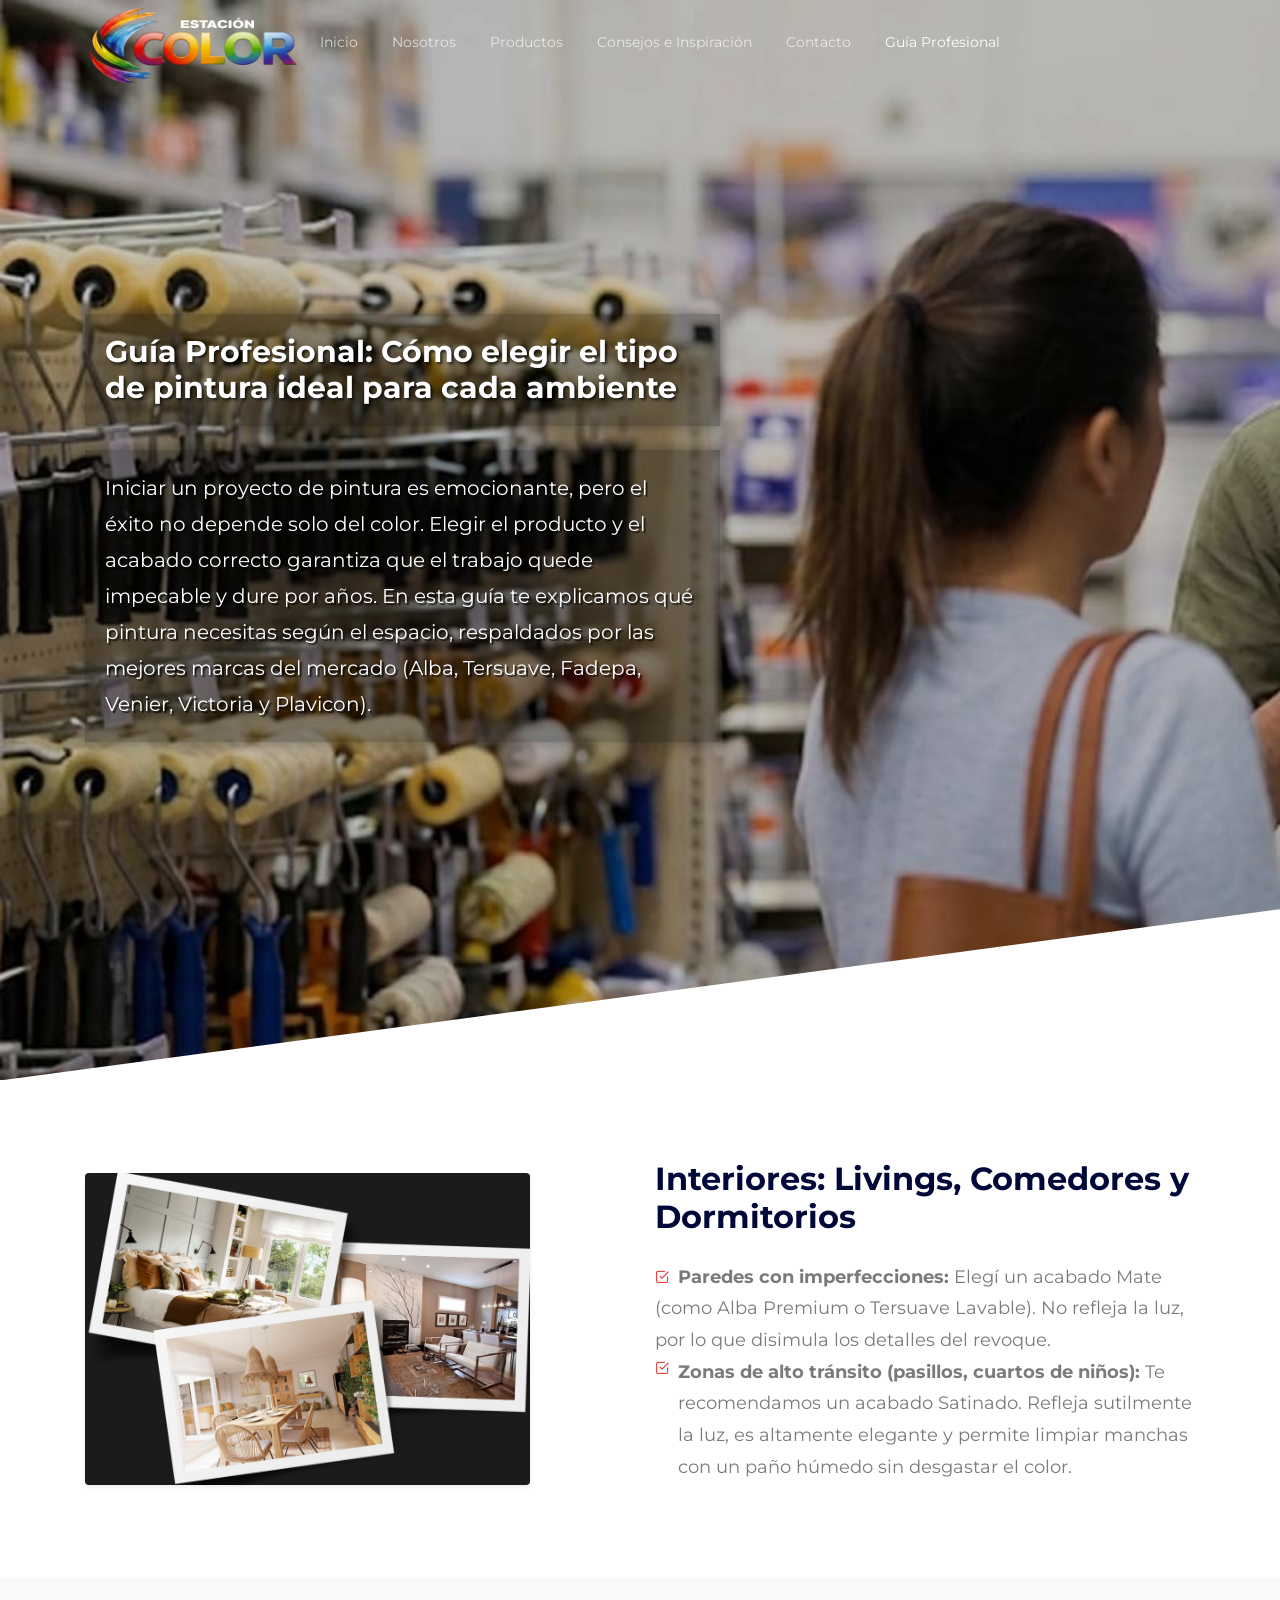
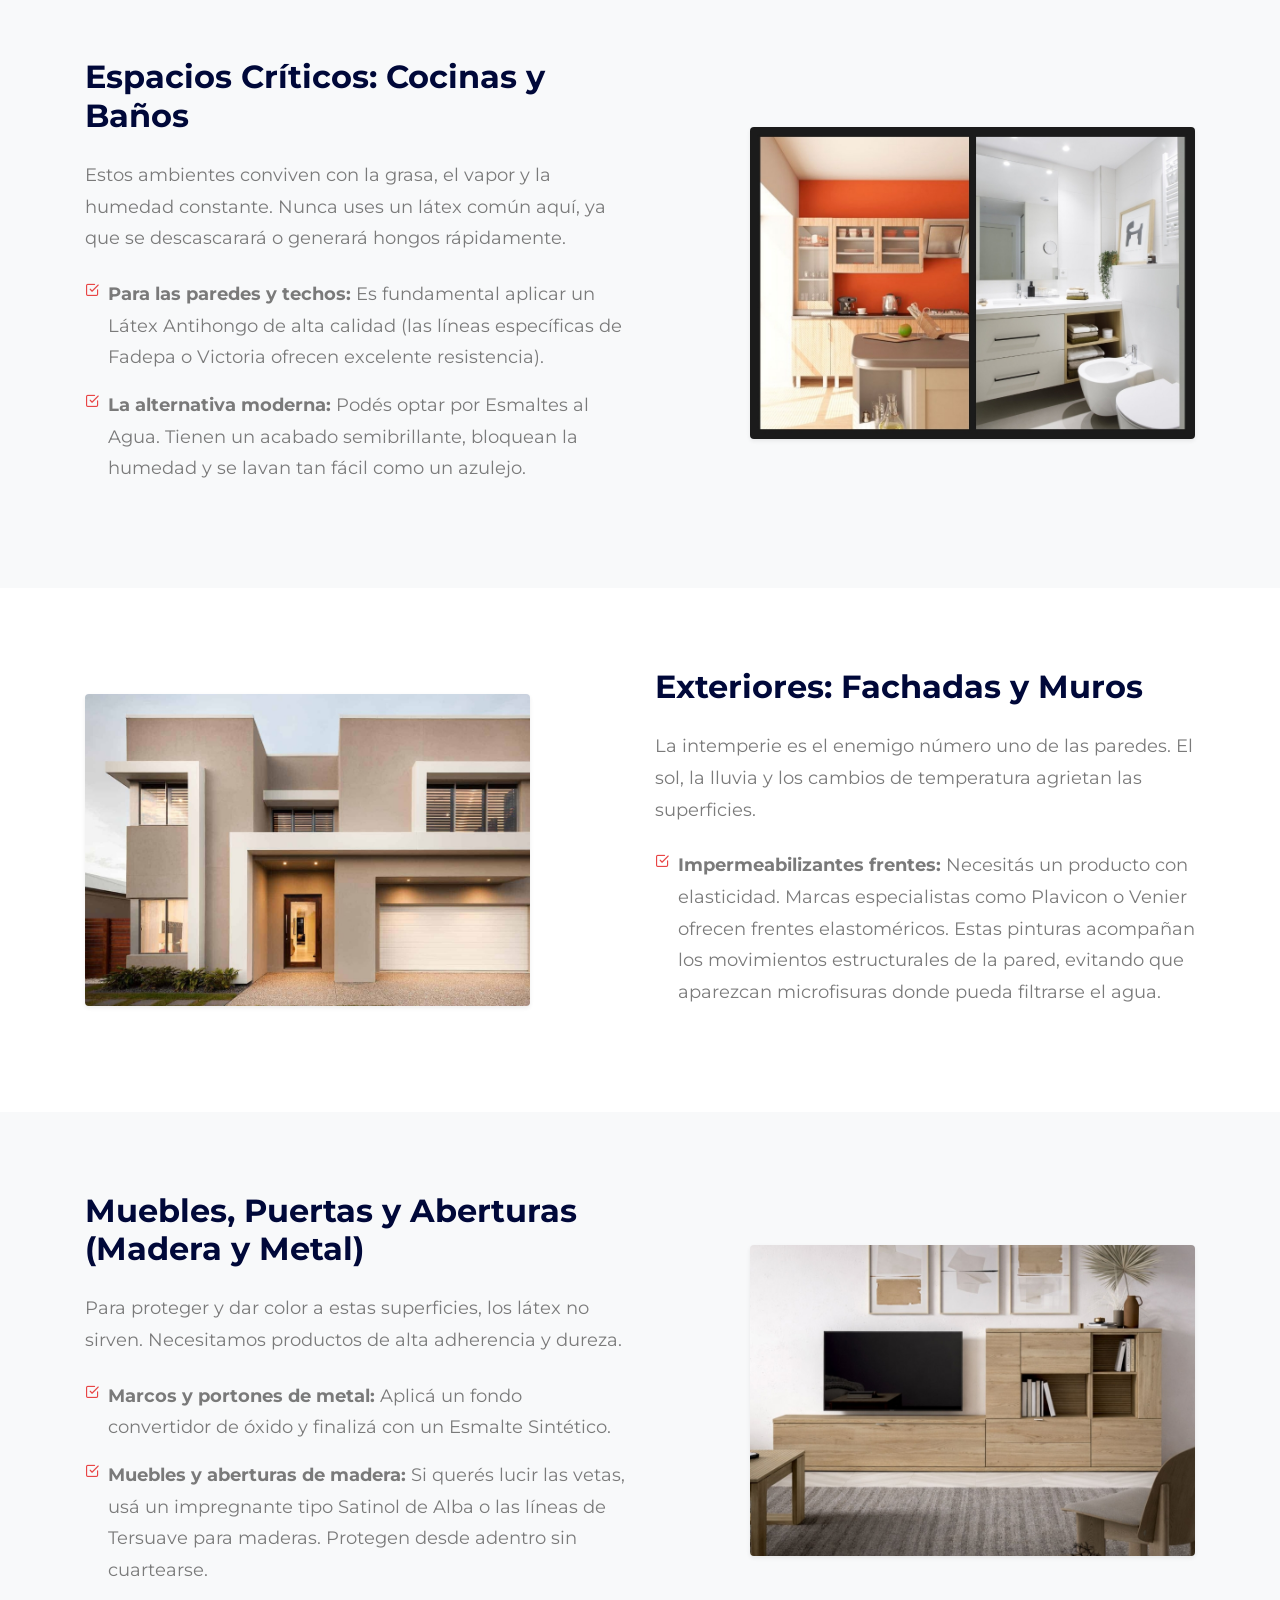
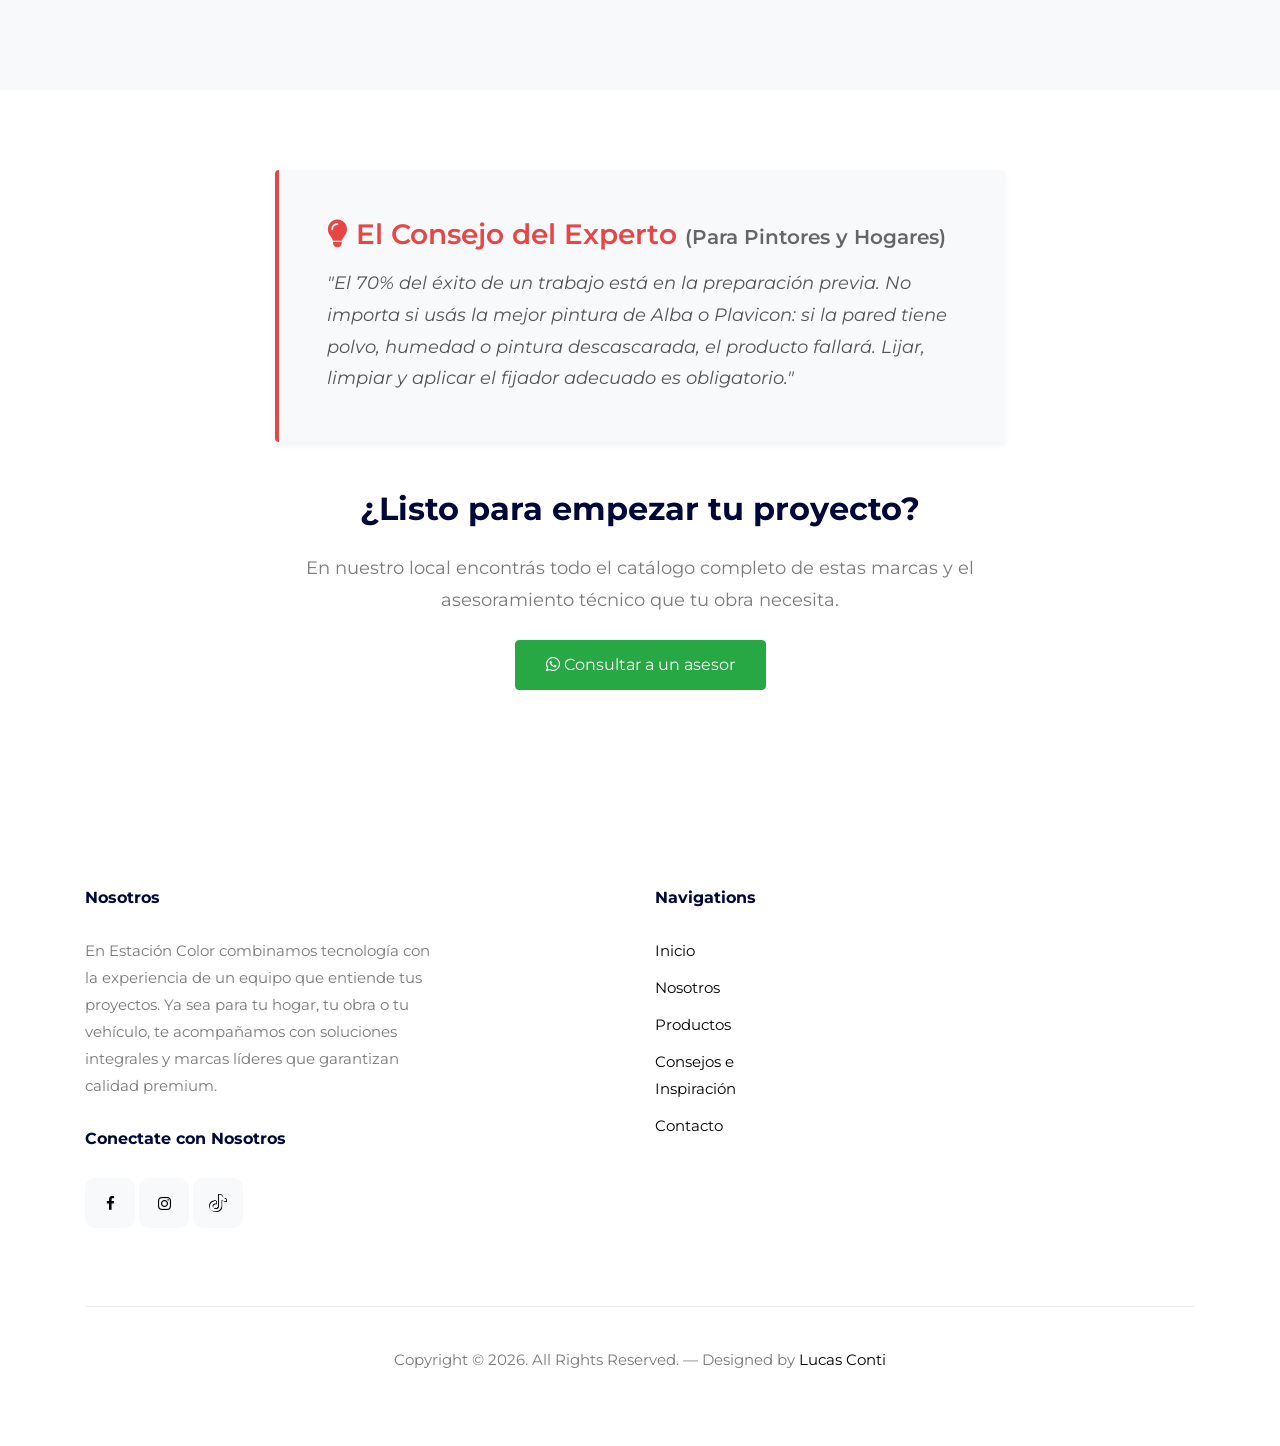
<file: guia.html>
<!doctype html>
<html lang="en">

<head>
  <meta charset="utf-8">
  <meta name="viewport" content="width=device-width, initial-scale=1, shrink-to-fit=no">
  <meta name="description"
    content="Guía Profesional: Cómo elegir el tipo de pintura ideal para cada ambiente.">
  <meta name="keywords"
    content="Pinturería en Ruta C45, Pintura Alba Córdoba, Pintura Tersuave precios, Impermeabilizantes Plavicon, Línea Venier, Línea Fadepa, Pintura para hogar y obra">
  <meta name="author" content="Tu Pinturería en Córdoba">
  <meta name="robots" content="index, follow">
  <link rel="shortcut icon" href="favicon.png">

  <link rel="stylesheet" href="https://cdnjs.cloudflare.com/ajax/libs/font-awesome/6.5.0/css/all.min.css">
  <link href="https://fonts.googleapis.com/css2?family=Montserrat:wght@300;400;700&display=swap" rel="stylesheet">
  <link rel="stylesheet" href="css/bootstrap.min.css">
  <link rel="stylesheet" href="css/owl.carousel.min.css">
  <link rel="stylesheet" href="css/owl.theme.default.min.css">
  <link rel="stylesheet" href="fonts/icomoon/style.css">
  <link rel="stylesheet" href="fonts/feather/style.css">
  <link rel="stylesheet" href="fonts/flaticon/font/flaticon.css">
  <link rel="stylesheet" href="css/jquery.fancybox.min.css">
  <link rel="stylesheet" href="css/aos.css">
  <link rel="stylesheet" href="css/guia.css">
  <link rel="stylesheet" href="css/style.css">

  <title>Estación Color - Guía Profesional</title>

</head>

<body>

  <div class="site-mobile-menu site-navbar-target">
    <div class="site-mobile-menu-header">
      <div class="site-mobile-menu-close">
        <span class="icofont-close js-menu-toggle"></span>
      </div>
    </div>
    <div class="site-mobile-menu-body"></div>
  </div>

  <!-- ======= Navbar Fijo ======= -->
  <div id="navbar-wrapper">
    <div class="container">
      <nav class="site-nav">
        <div class="logo">
          <a href="index.html" class="text-white"><img id="navbar-logo" src="images/logo.png" alt="Logo"
              class="img-fluid"></a>
        </div>
        <div class="row align-items-center">
          <div class="col-12 col-sm-12 col-lg-12 site-navigation text-center">
            <ul class="js-clone-nav d-none d-lg-inline-block text-left site-menu">
              <li><a href="index.html">Inicio</a></li>
              <li><a href="index.html#about">Nosotros</a></li>
              <li><a href="index.html#product">Productos</a></li>
              <li><a href="index.html#consejo">Consejos e Inspiración</a></li>
              <li><a href="index.html#contact">Contacto</a></li>
              <li class="active"><a href="guia.html">Guía Profesional</a></li>
            </ul>

            <!-- BOTON TIENDA -->

            <!-- <ul class="d-none d-lg-inline-block text-left site-menu float-right menu-absolute">
              <li class="cta-button">
                <a href="#" target="_blank">
                  <svg xmlns="http://www.w3.org/2000/svg" width="16" height="16" viewBox="0 0 24 24" fill="none"
                    stroke="currentColor" stroke-width="2" stroke-linecap="round" stroke-linejoin="round"
                    style="vertical-align: middle; margin-right: 6px;">
                    <circle cx="9" cy="21" r="1"></circle>
                    <circle cx="20" cy="21" r="1"></circle>
                    <path d="M1 1h4l2.68 13.39a2 2 0 0 0 2 1.61h9.72a2 2 0 0 0 2-1.61L23 6H6"></path>
                  </svg>
                  Tienda
                </a>
              </li>
            </ul> -->

            <a href="#" class="burger light ml-auto site-menu-toggle js-menu-toggle d-block d-lg-none"
              data-toggle="collapse" data-target="#main-navbar">
              <span></span>
            </a>
          </div>
        </div>
      </nav>
    </div>
  </div>

  <!-- Hero Section -->
  <div class="hero-slant overlay" data-stellar-background-ratio="0.5" style="background-image: url('images/hero-guia.jpg');">
    <div class="container">
      <div class="row align-items-center justify-content-between">
        <div class="col-lg-7 intro">
          <h1 class="h1-hero h1-guia text-white font-weight-bold mb-4" data-aos="fade-up" data-aos-delay="0" style="color:rgb(255, 255, 255) !important; text-shadow: 2px 2px 3px rgba(0,0,0,0.7); background-color: rgba(0,0,0,0.3); padding: 20px; box-shadow: 0 0 15px rgba(0,0,0,0.4);">Guía Profesional: Cómo elegir el tipo de pintura ideal para cada ambiente</h1>
          <p class="p-hero p-guia text-white mb-4" data-aos="fade-up" data-aos-delay="100" style="color:rgb(255, 255, 255) !important; text-shadow: 2px 2px 1px rgba(0,0,0,0.7); background-color: rgba(0,0,0,0.3); padding: 20px; box-shadow: 0 0 15px rgba(0,0,0,0.4);">
            Iniciar un proyecto de pintura es emocionante, pero el éxito no depende solo del color. Elegir el producto y el acabado correcto garantiza que el trabajo quede impecable y dure por años.
            En esta guía te explicamos qué pintura necesitas según el espacio, respaldados por las mejores marcas del mercado (Alba, Tersuave, Fadepa, Venier, Victoria y Plavicon).
          </p>
        </div>
      </div>
    </div>
    <div class="slant" style="background-image: url('images/slant.svg');"></div>
  </div>

  <!-- 1. Interiores -->
  <div class="site-section">
    <div class="container">
      <div class="row align-items-center justify-content-between">
        <div class="col-lg-5 mb-4 mb-lg-0" data-aos="fade-up">
          <img src="images/img_h_3c-min.jpg" alt="Interiores" class="img-fluid rounded shadow-sm">
        </div>
        <div class="col-lg-6 section-title" data-aos="fade-up" data-aos-delay="100">
          <h2 class="font-weight-bold mb-4 heading">Interiores: Livings, Comedores y Dormitorios</h2>
          <span class="feather-check-square mr-2 mt-1 text-primary"></span><span style="font-size: 1.1rem;"><strong>Paredes con imperfecciones:</strong> Elegí un acabado Mate (como Alba Premium o Tersuave Lavable). No refleja la luz, por lo que disimula los detalles del revoque.</span></li>
            <li class="d-flex mb-3"><span class="feather-check-square mr-2 mt-1 text-primary"></span><span style="font-size: 1.1rem;"><strong>Zonas de alto tránsito (pasillos, cuartos de niños):</strong> Te recomendamos un acabado Satinado. Refleja sutilmente la luz, es altamente elegante y permite limpiar manchas con un paño húmedo sin desgastar el color.</span></li>
          </ul>
        </div>
      </div>
    </div>
  </div>
  <!-- 2. Espacios Críticos -->
  <div class="site-section bg-light">
    <div class="container">
      <div class="row align-items-center justify-content-between">
        <div class="col-lg-6 section-title order-lg-1" data-aos="fade-up" data-aos-delay="100">
          <h2 class="font-weight-bold mb-4 heading">Espacios Críticos: Cocinas y Baños</h2>
          <p class="mb-4" style="font-size: 1.1rem;">Estos ambientes conviven con la grasa, el vapor y la humedad constante. Nunca uses un látex común aquí, ya que se descascarará o generará hongos rápidamente.</p>
          <ul class="list-unstyled mb-4">
            <li class="d-flex mb-3"><span class="feather-check-square mr-2 mt-1 text-primary"></span><span style="font-size: 1.1rem;"><strong>Para las paredes y techos:</strong> Es fundamental aplicar un Látex Antihongo de alta calidad (las líneas específicas de Fadepa o Victoria ofrecen excelente resistencia).</span></li>
            <li class="d-flex mb-3"><span class="feather-check-square mr-2 mt-1 text-primary"></span><span style="font-size: 1.1rem;"><strong>La alternativa moderna:</strong> Podés optar por Esmaltes al Agua. Tienen un acabado semibrillante, bloquean la humedad y se lavan tan fácil como un azulejo.</span></li>
          </ul>
        </div>
        <div class="col-lg-5 mb-4 mb-lg-0 order-lg-2" data-aos="fade-up">
          <img src="images/img_h_5b-min.jpg" alt="Cocinas y Baños" class="img-fluid rounded shadow-sm">
        </div>
      </div>
    </div>
  </div>
  <!-- 3. Exteriores -->
  <div class="site-section">
    <div class="container">
      <div class="row align-items-center justify-content-between">
        <div class="col-lg-5 mb-4 mb-lg-0" data-aos="fade-up">
          <img src="images/img_h_7c-min.jpg" alt="Exteriores" class="img-fluid rounded shadow-sm">
        </div>
        <div class="col-lg-6 section-title" data-aos="fade-up" data-aos-delay="100">
          <h2 class="font-weight-bold mb-4 heading">Exteriores: Fachadas y Muros</h2>
          <p class="mb-4" style="font-size: 1.1rem;">La intemperie es el enemigo número uno de las paredes. El sol, la lluvia y los cambios de temperatura agrietan las superficies.</p>
          <ul class="list-unstyled mb-4">
            <li class="d-flex mb-3"><span class="feather-check-square mr-2 mt-1 text-primary"></span><span style="font-size: 1.1rem;"><strong>Impermeabilizantes frentes:</strong> Necesitás un producto con elasticidad. Marcas especialistas como Plavicon o Venier ofrecen frentes elastoméricos. Estas pinturas acompañan los movimientos estructurales de la pared, evitando que aparezcan microfisuras donde pueda filtrarse el agua.</span></li>
          </ul>
        </div>
      </div>
    </div>
  </div>
  <!-- 4. Muebles -->
  <div class="site-section bg-light">
    <div class="container">
      <div class="row align-items-center justify-content-between">
        <div class="col-lg-6 section-title order-lg-1" data-aos="fade-up" data-aos-delay="100">
          <h2 class="font-weight-bold mb-4 heading">Muebles, Puertas y Aberturas (Madera y Metal)</h2>
          <p class="mb-4" style="font-size: 1.1rem;">Para proteger y dar color a estas superficies, los látex no sirven. Necesitamos productos de alta adherencia y dureza.</p>
          <ul class="list-unstyled mb-4">
            <li class="d-flex mb-3"><span class="feather-check-square mr-2 mt-1 text-primary"></span><span style="font-size: 1.1rem;"><strong>Marcos y portones de metal:</strong> Aplicá un fondo convertidor de óxido y finalizá con un Esmalte Sintético.</span></li>
            <li class="d-flex mb-3"><span class="feather-check-square mr-2 mt-1 text-primary"></span><span style="font-size: 1.1rem;"><strong>Muebles y aberturas de madera:</strong> Si querés lucir las vetas, usá un impregnante tipo Satinol de Alba o las líneas de Tersuave para maderas. Protegen desde adentro sin cuartearse.</span></li>
          </ul>
        </div>
        <div class="col-lg-5 mb-4 mb-lg-0 order-lg-2" data-aos="fade-up">
          <img src="images/img_h_10b-min.jpg" alt="Madera y Metal" class="img-fluid rounded shadow-sm">
        </div>
      </div>
    </div>
  </div>
  <!-- Consejo del experto & CTA -->
  <div class="site-section">
    <div class="container">
      <div class="row justify-content-center text-center">
        <div class="col-lg-8" data-aos="fade-up">
          <div class="p-5 rounded mb-5" style="background-color: #f8f9fa; border-left: 4px solid #e84545; text-align: left; box-shadow: 0 4px 6px rgba(0,0,0,0.05);">
            <h3 class="mb-3 text-primary"><i class="fa-solid fa-lightbulb"></i> El Consejo del Experto <span style="font-size: 0.7em; color: #666;">(Para Pintores y Hogares)</span></h3>
            <p class="font-italic mb-0" style="font-size: 1.1rem; color: #555;">
              "El 70% del éxito de un trabajo está en la preparación previa. No importa si usás la mejor pintura de Alba o Plavicon: si la pared tiene polvo, humedad o pintura descascarada, el producto fallará. Lijar, limpiar y aplicar el fijador adecuado es obligatorio."
            </p>
          </div>
          
          <div class="mt-5 pb-5">
            <h2 class="mb-4 font-weight-bold heading">¿Listo para empezar tu proyecto?</h2>
            <p class="mb-4" style="font-size: 1.1rem;">En nuestro local encontrás todo el catálogo completo de estas marcas y el asesoramiento técnico que tu obra necesita.</p>
            <a href="https://walink.co/uykxhn" target="_blank" class="btn btn-success" style="padding: 12px 30px; font-size: 16px;">
              <i class="fa-brands fa-whatsapp text-white"></i> Consultar a un asesor
            </a>
          </div>
        </div>
      </div>
    </div>
  </div>

  <div class="site-footer">
    <div class="container">
      <div class="row justify-content-between">
        <div class="col-lg-4">
          <div class="widget">
            <h3>Nosotros</h3>
            <p>En Estación Color combinamos tecnología con la experiencia de un equipo que entiende tus proyectos. Ya
              sea para tu hogar, tu obra o tu vehículo, te acompañamos con soluciones integrales y marcas líderes que
              garantizan calidad premium.</p>
          </div>
          <div class="widget">
            <h3>Conectate con Nosotros</h3>
            <ul class="social list-unstyled">
              <li><a href="#"><span class="icon-facebook"></span></a></li>
              <li><a href="#"><span class="icon-instagram"></span></a></li>
              <li><a href="#"><img src="images/tiktok icono.png" alt="TikTok" class="tiktok-icon"
                    style="width: 18px; height: 18px; position: absolute; top: 50%; left: 50%; transform: translate(-50%, -50%);"></a>
              </li>
            </ul>
          </div>
        </div>
        <div class="col-lg-6">
          <div class="row">
            <div class="col-12">
              <div class="widget">
                <h3>Navigations</h3>
              </div>
            </div>
            <div class="col-6 col-sm-6 col-md-4">
              <div class="widget">
                <ul class="links list-unstyled">
                  <li><a href="index.html">Inicio</a></li>
                  <li><a href="index.html#about">Nosotros</a></li>
                  <li><a href="index.html#product">Productos</a></li>
                  <li><a href="index.html#consejo">Consejos e Inspiración</a></li>
                  <li><a href="index.html#contact">Contacto</a></li>
                </ul>
              </div>
            </div>
          </div>
        </div>
      </div>
      <div class="row justify-content-center text-center copyright" style="opacity: 100%;">
        <div class="col-md-8">
          <p>Copyright &copy;
            <script>document.write(new Date().getFullYear());</script>. All Rights Reserved. &mdash; Designed by <a
              href="https://lucasconti.netlify.app">Lucas Conti</a>
          </p> </br>
        </div>
      </div>
    </div>
  </div>

  <!-- ======= Back to Top ======= -->
  <a href="#" id="btn-back-to-top" title="Volver arriba">
    <span class="feather-arrow-up"></span>
  </a>

  <!-- ======= WhatsApp Flotante ======= -->
  <a href="https://walink.co/uykxhn" id="btn-whatsapp" target="_blank" rel="noopener" title="WhatsApp">
    <i class="fa-brands fa-whatsapp"></i>
  </a>

  <div id="overlayer"></div>
  <div class="loader">
    <div class="spinner-border" role="status">
      <span class="sr-only">Loading...</span>
    </div>
  </div>

  <script src="js/jquery-3.5.1.min.js"></script>
  <script src="js/jquery-migrate-3.0.0.min.js"></script>
  <script src="js/popper.min.js"></script>
  <script src="js/bootstrap.min.js"></script>
  <script src="js/owl.carousel.min.js"></script>
  <script src="js/aos.js"></script>
  <script src="js/imagesloaded.pkgd.js"></script>
  <script src="js/isotope.pkgd.min.js"></script>
  <script src="js/jquery.animateNumber.min.js"></script>
  <script src="js/jquery.stellar.min.js"></script>
  <script src="js/jquery.waypoints.min.js"></script>
  <script src="js/jquery.fancybox.min.js"></script>
  <script src="js/custom.js"></script>

  <script>
    (function () {
      var navbar = document.getElementById('navbar-wrapper');
      var btnTop = document.getElementById('btn-back-to-top');
      var btnWa = document.getElementById('btn-whatsapp');
      var heroEl = document.querySelector('.hero-slant');
      var navLogo = document.getElementById('navbar-logo');

      window.addEventListener('scroll', function () {
        var scrollY = window.pageYOffset || document.documentElement.scrollTop;
        var heroBottom = heroEl ? heroEl.offsetTop + heroEl.offsetHeight : 600;

        if (scrollY > 20) {
          btnTop.classList.add('show');
          btnWa.classList.add('show');
        } else {
          btnTop.classList.remove('show');
          btnWa.classList.remove('show');
        }

        if (scrollY > heroBottom - 100) {
          navbar.classList.add('scrolled');
          navLogo.src = 'images/logo-2.png';
        } else {
          navbar.classList.remove('scrolled');
          navLogo.src = 'images/logo.png';
        }
      });

      btnTop.addEventListener('click', function (e) {
        e.preventDefault();
        window.scrollTo({ top: 0, behavior: 'smooth' });
      });
    })();
  </script>

</body>

</html>
</file>
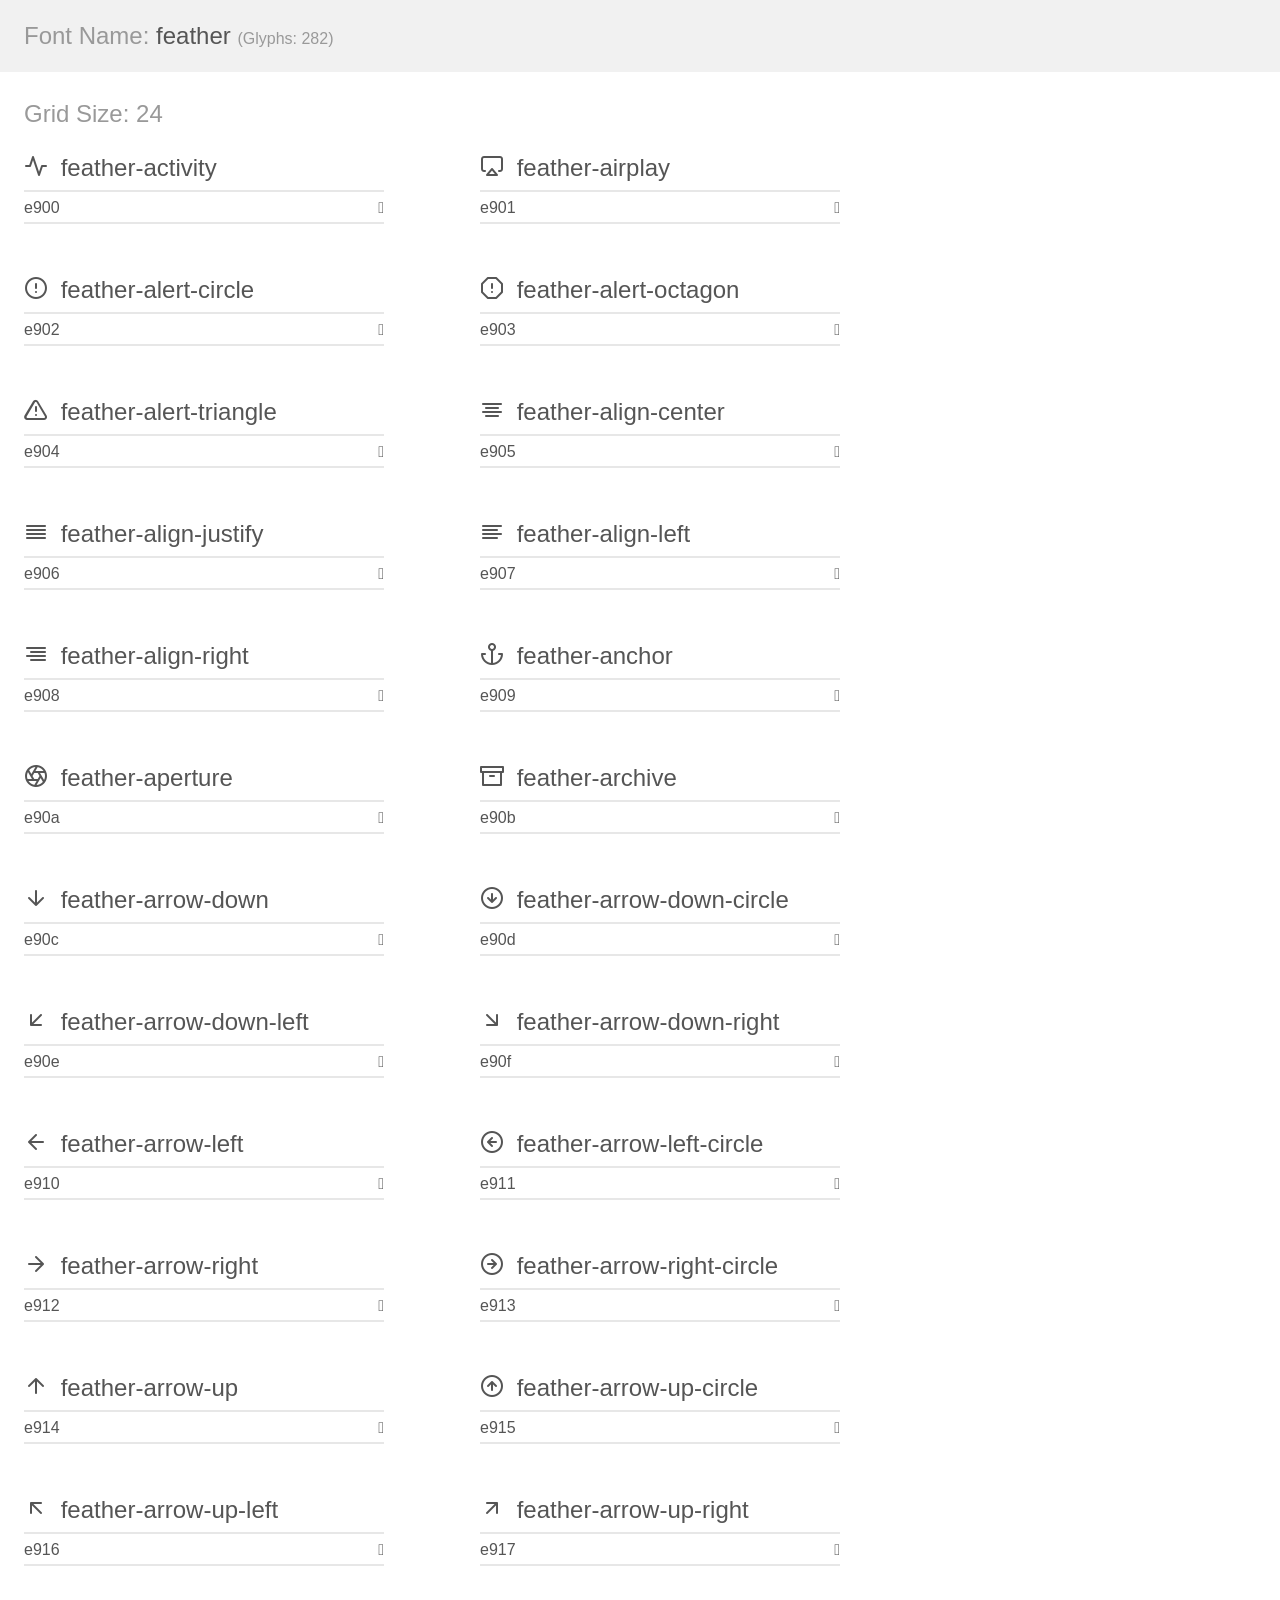
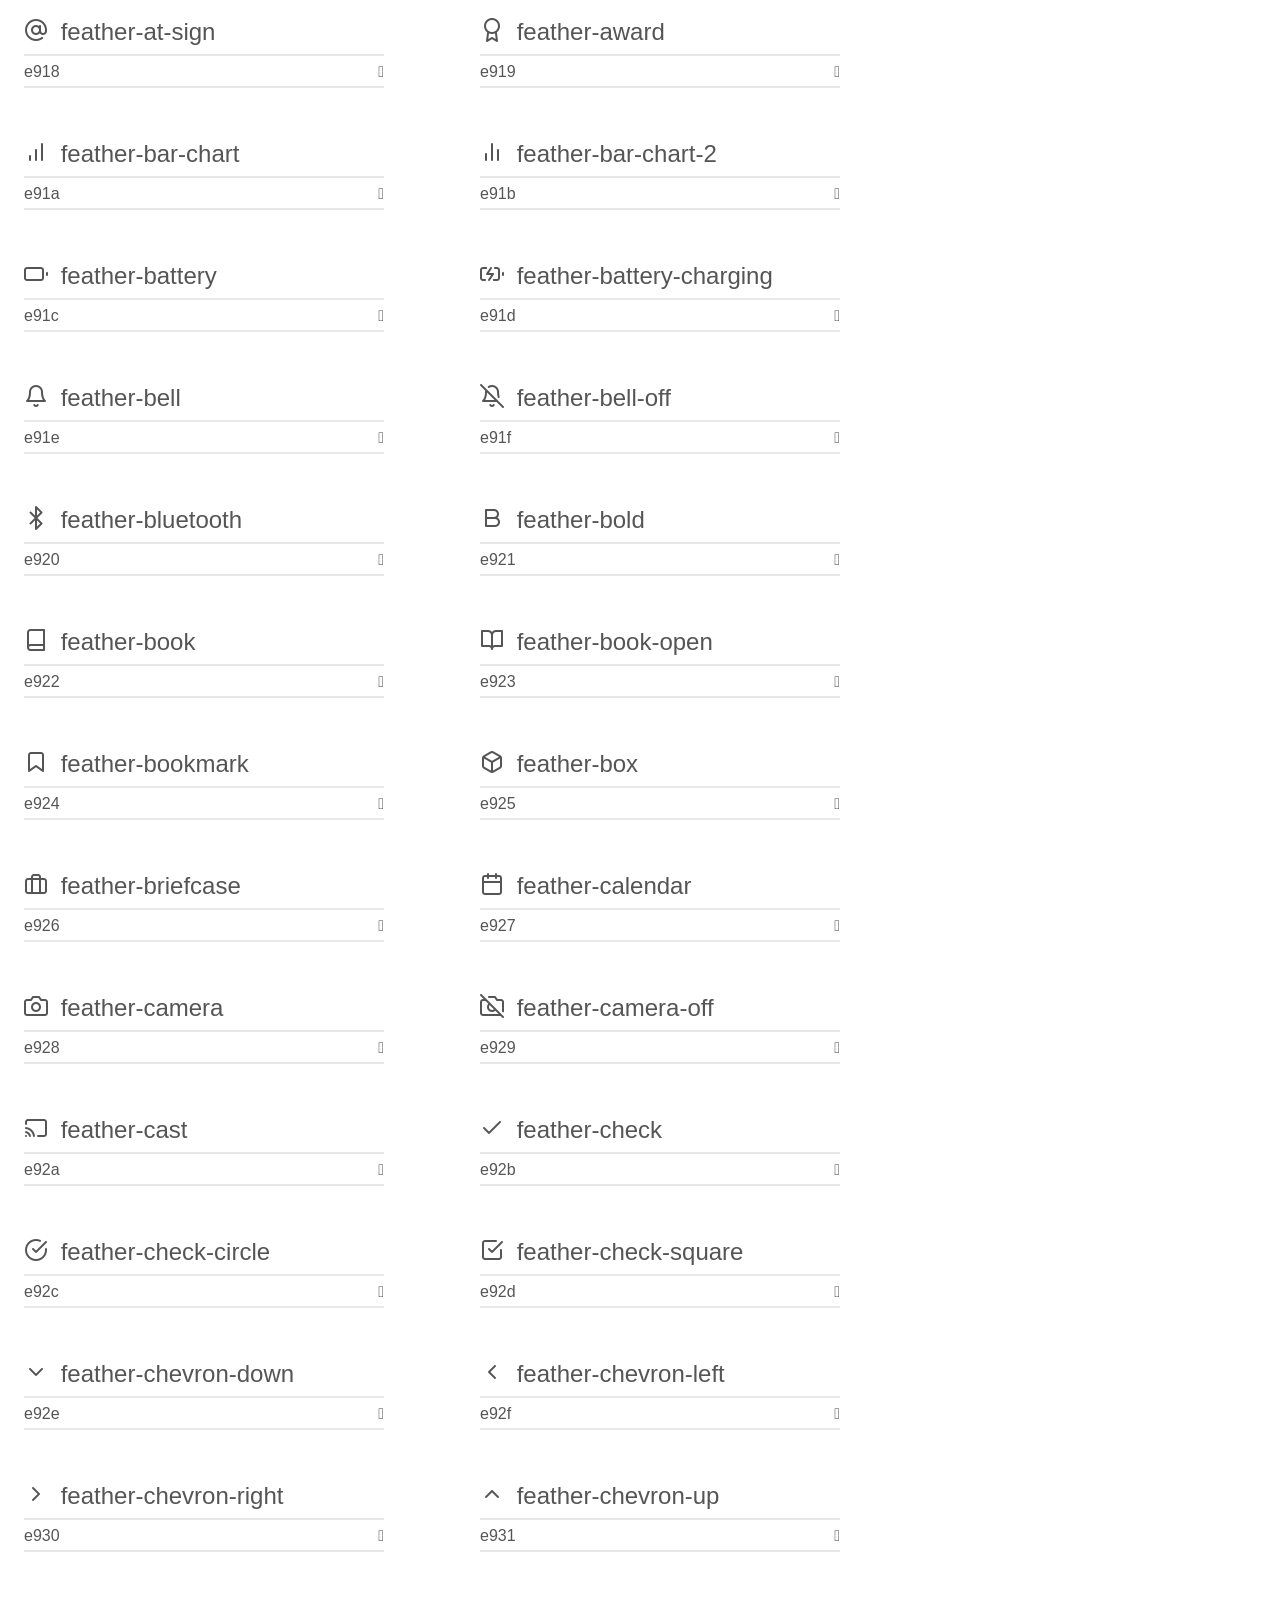
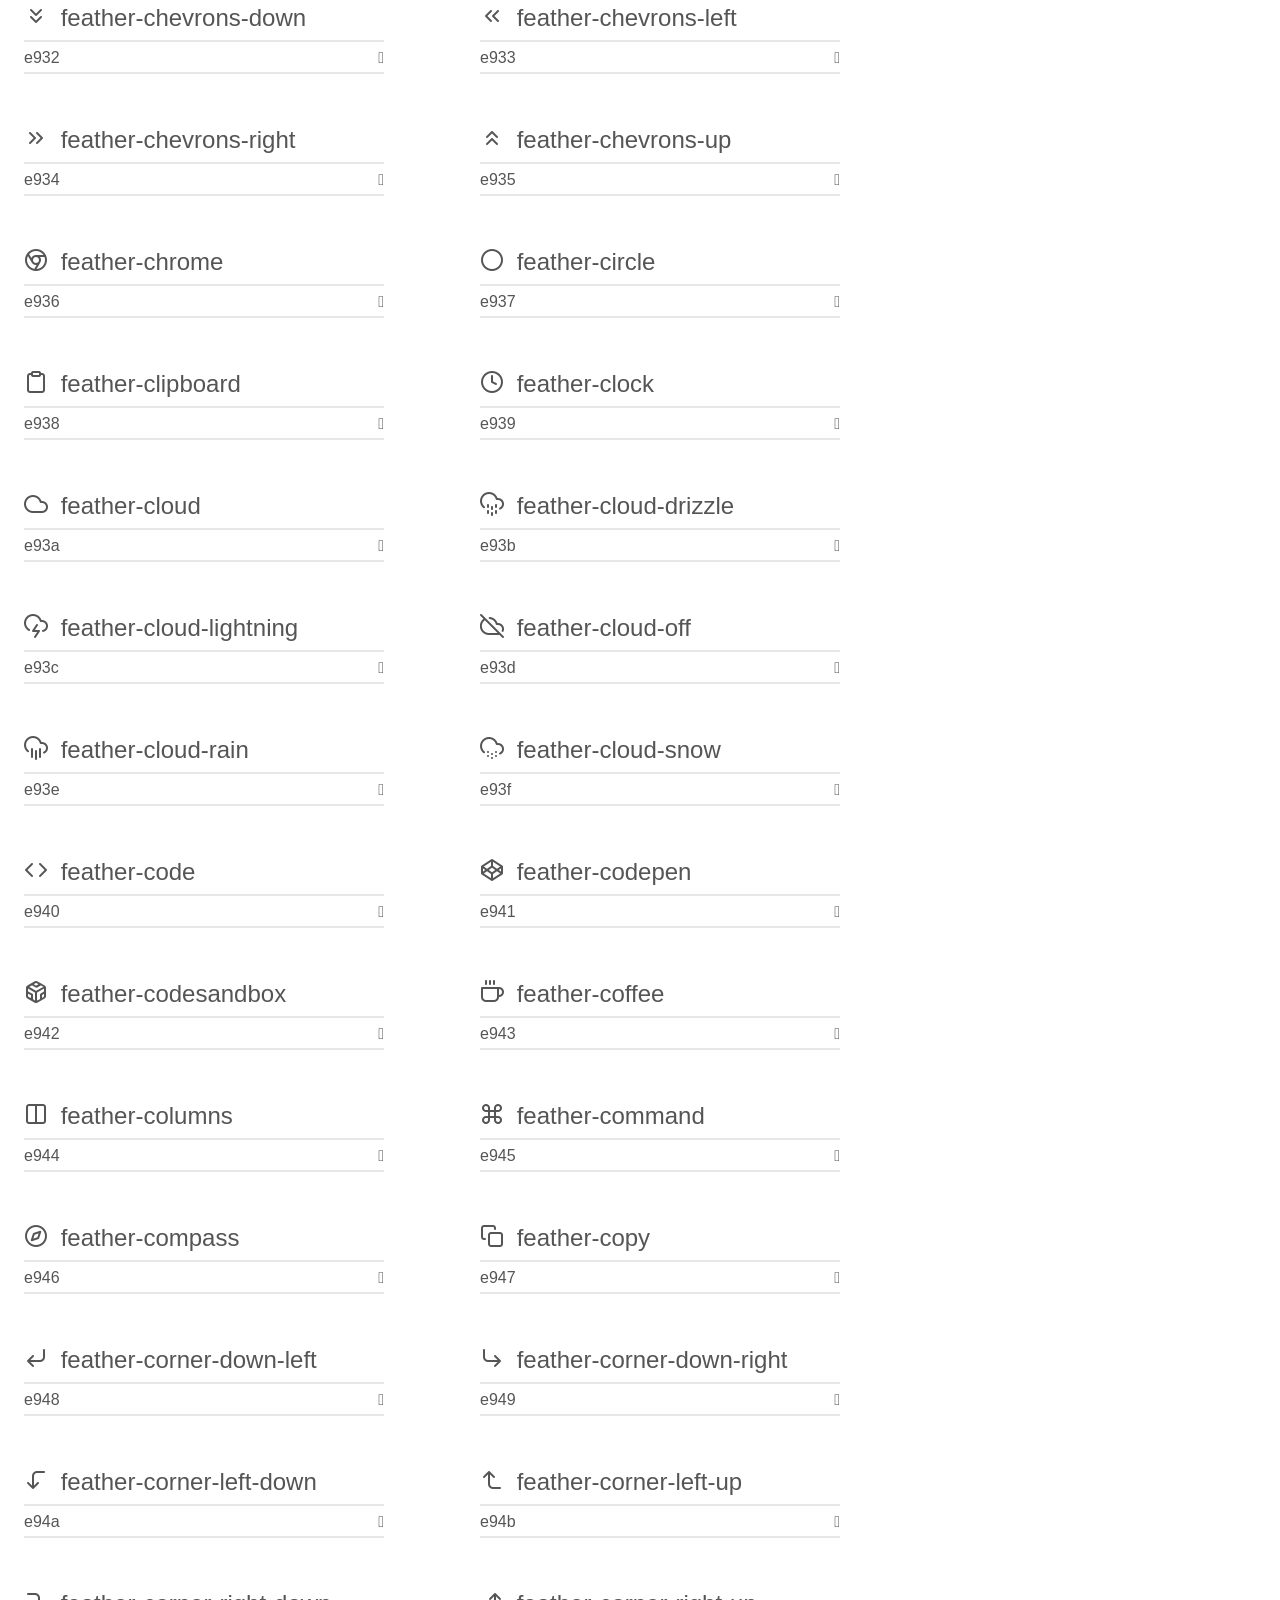
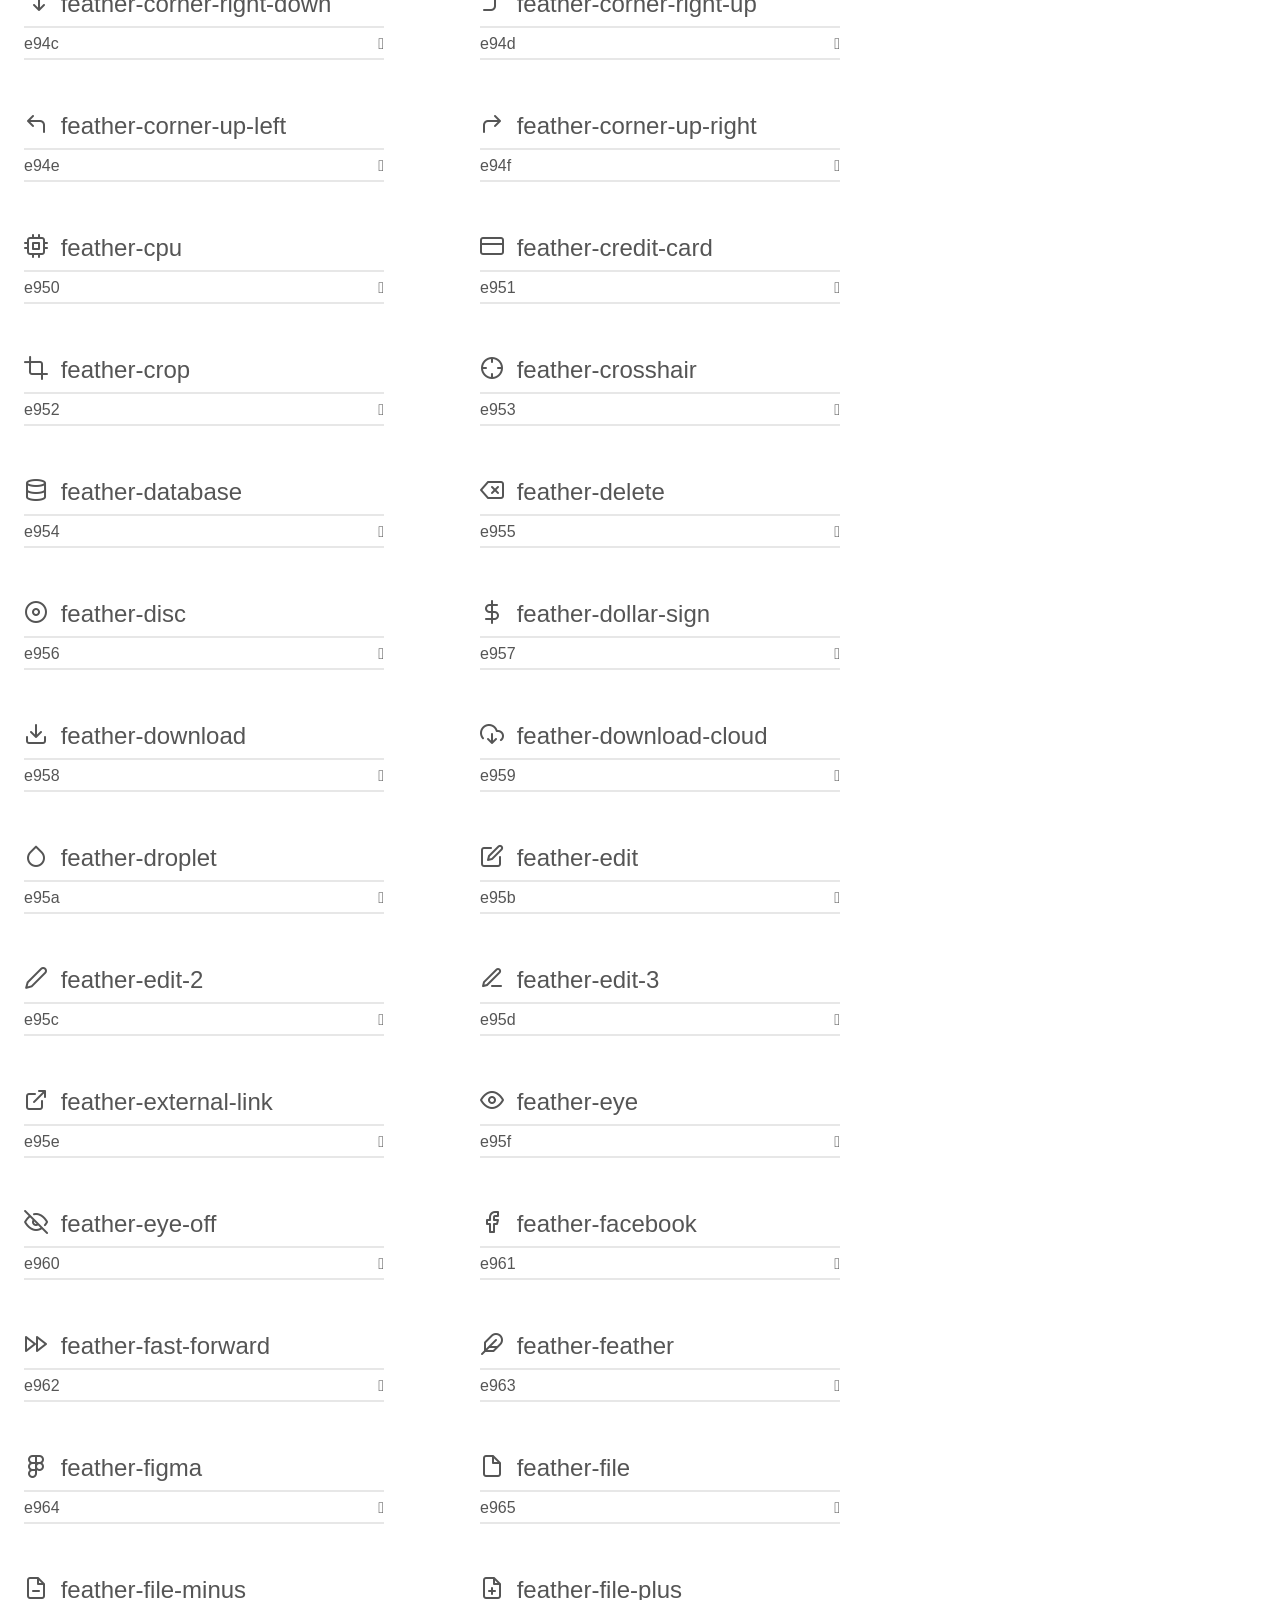
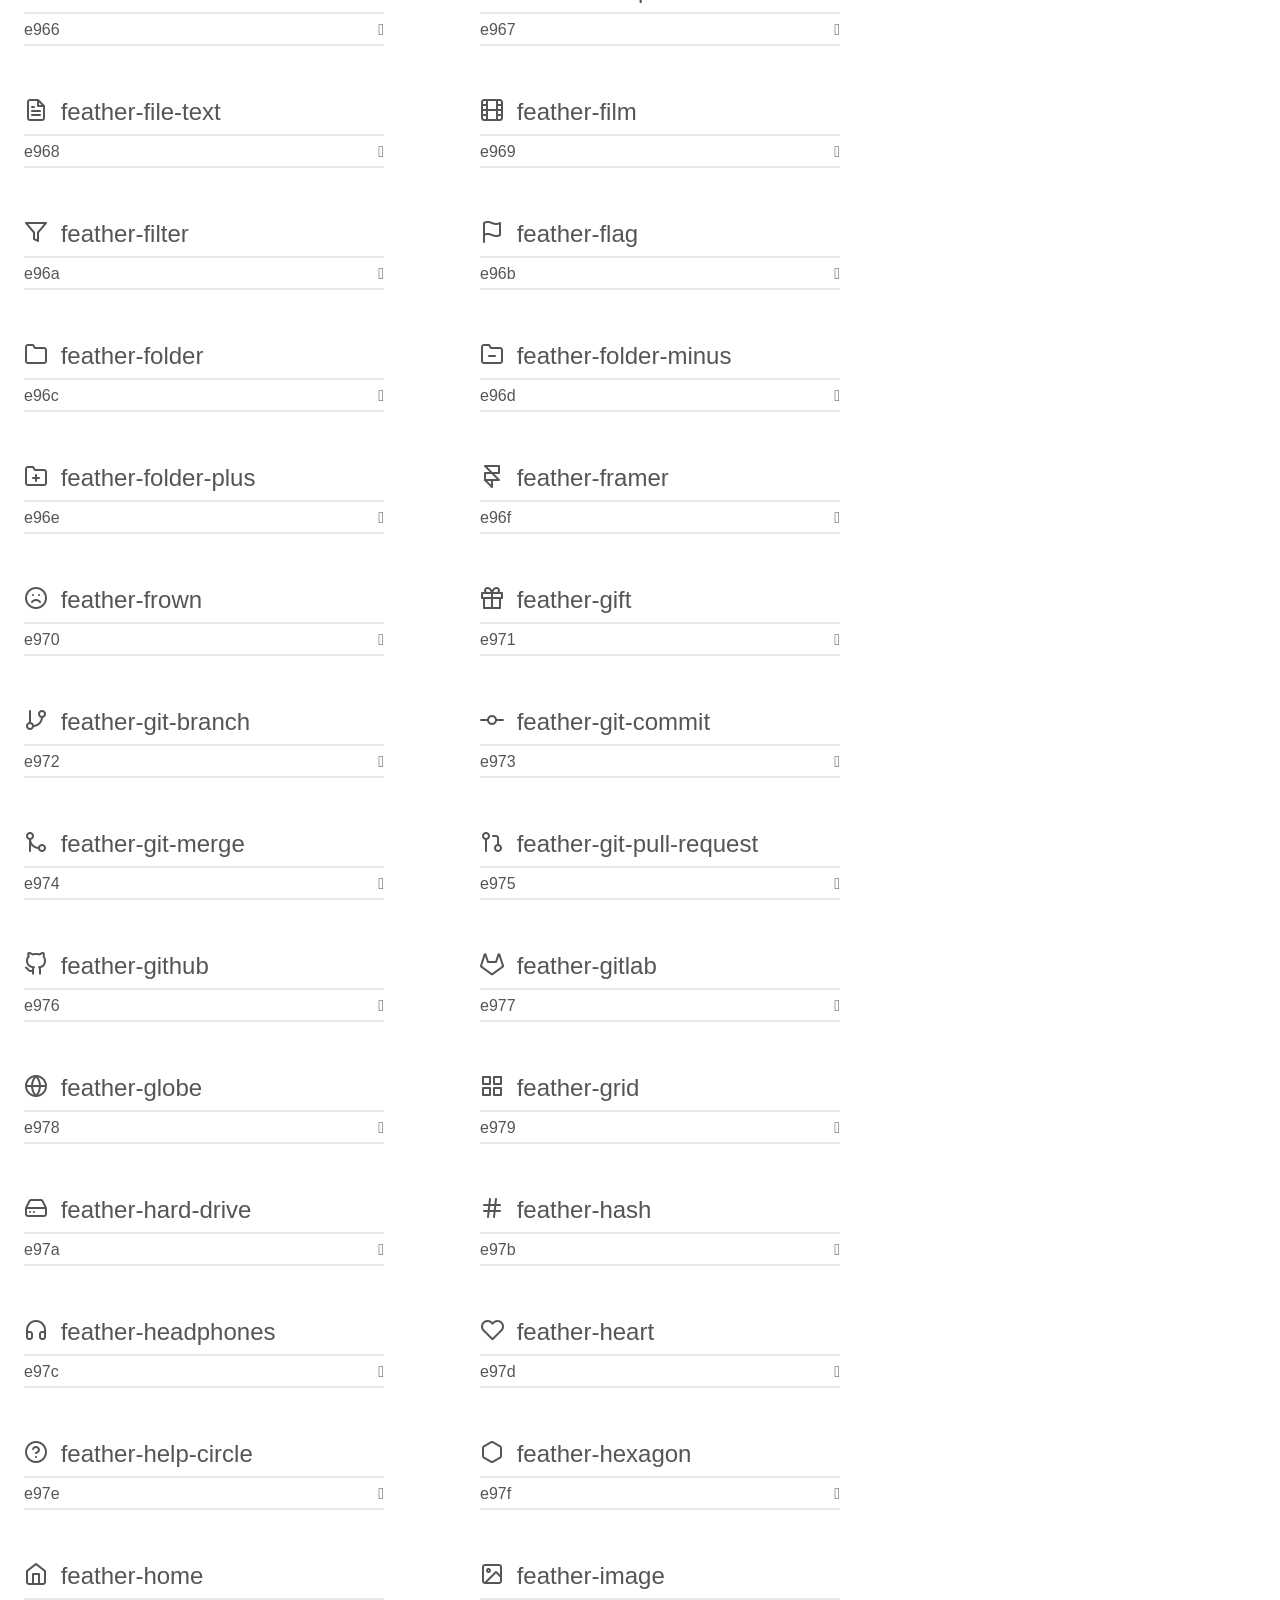
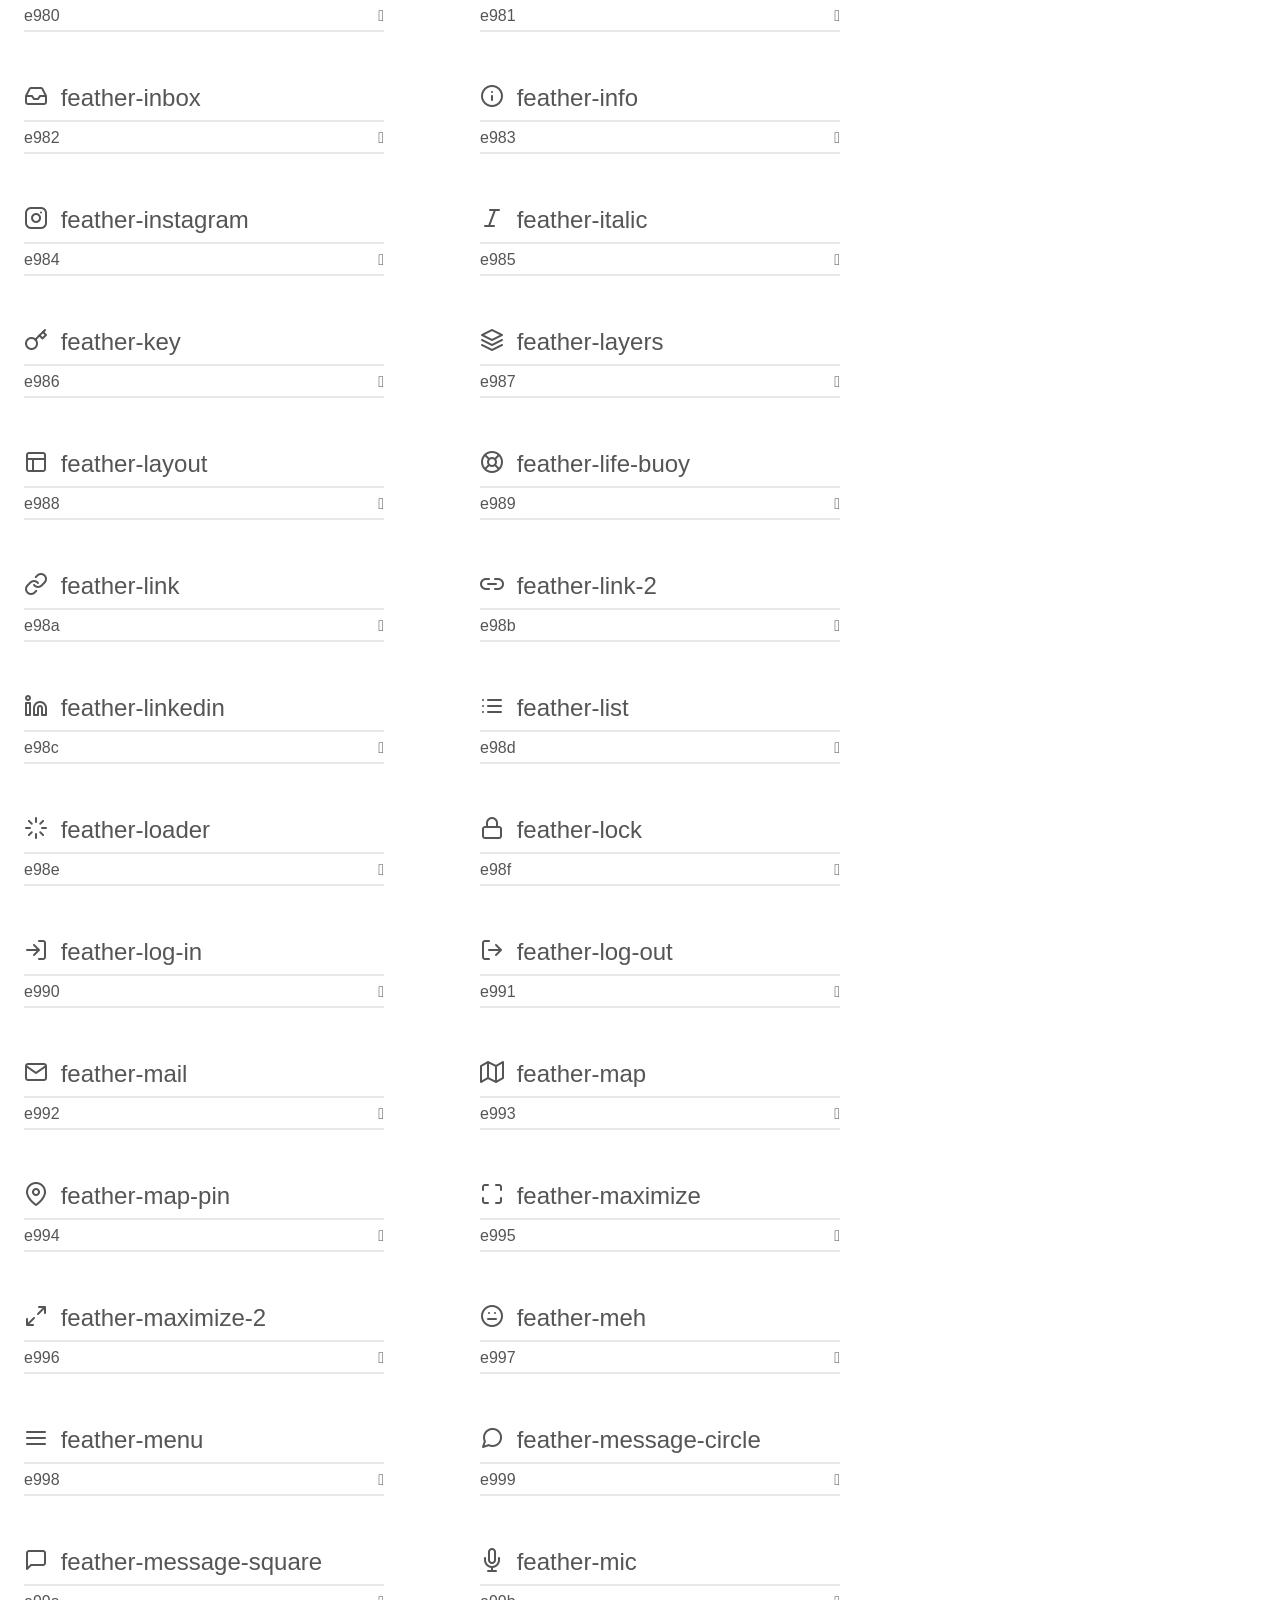
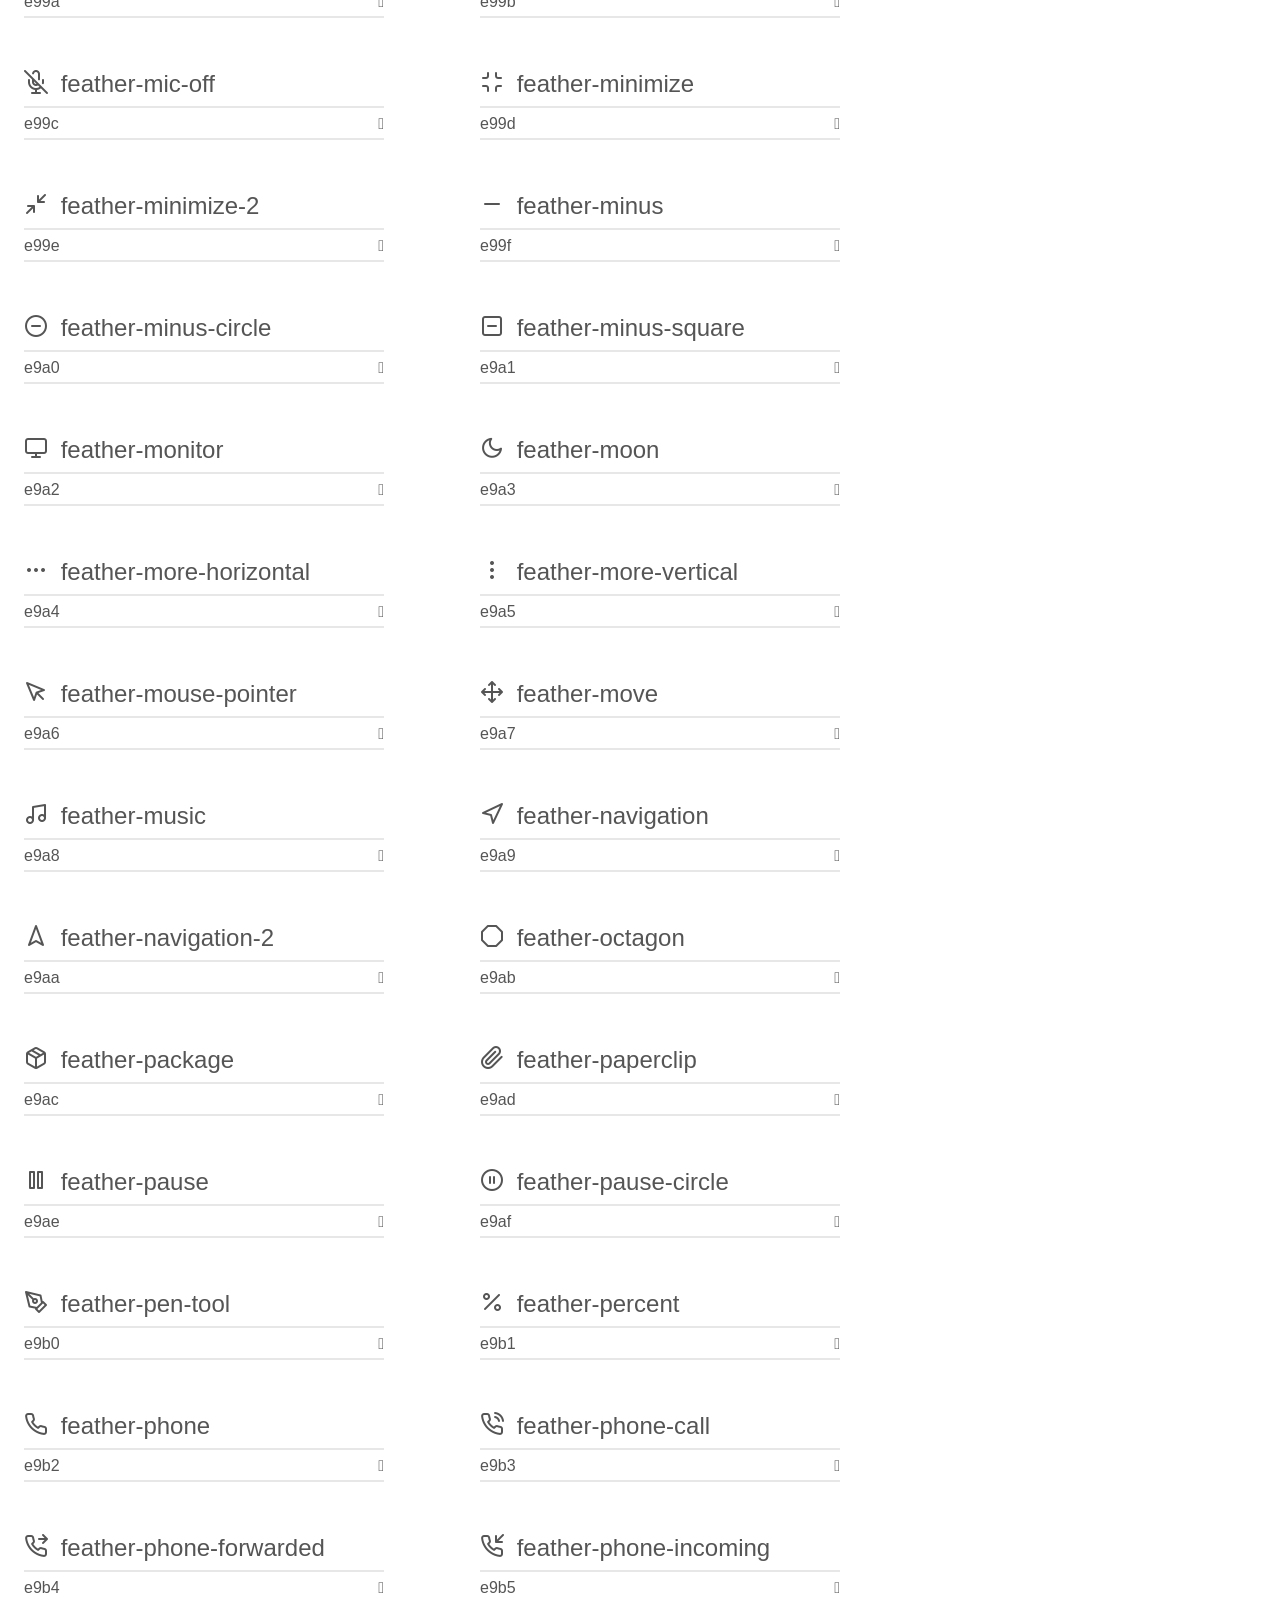
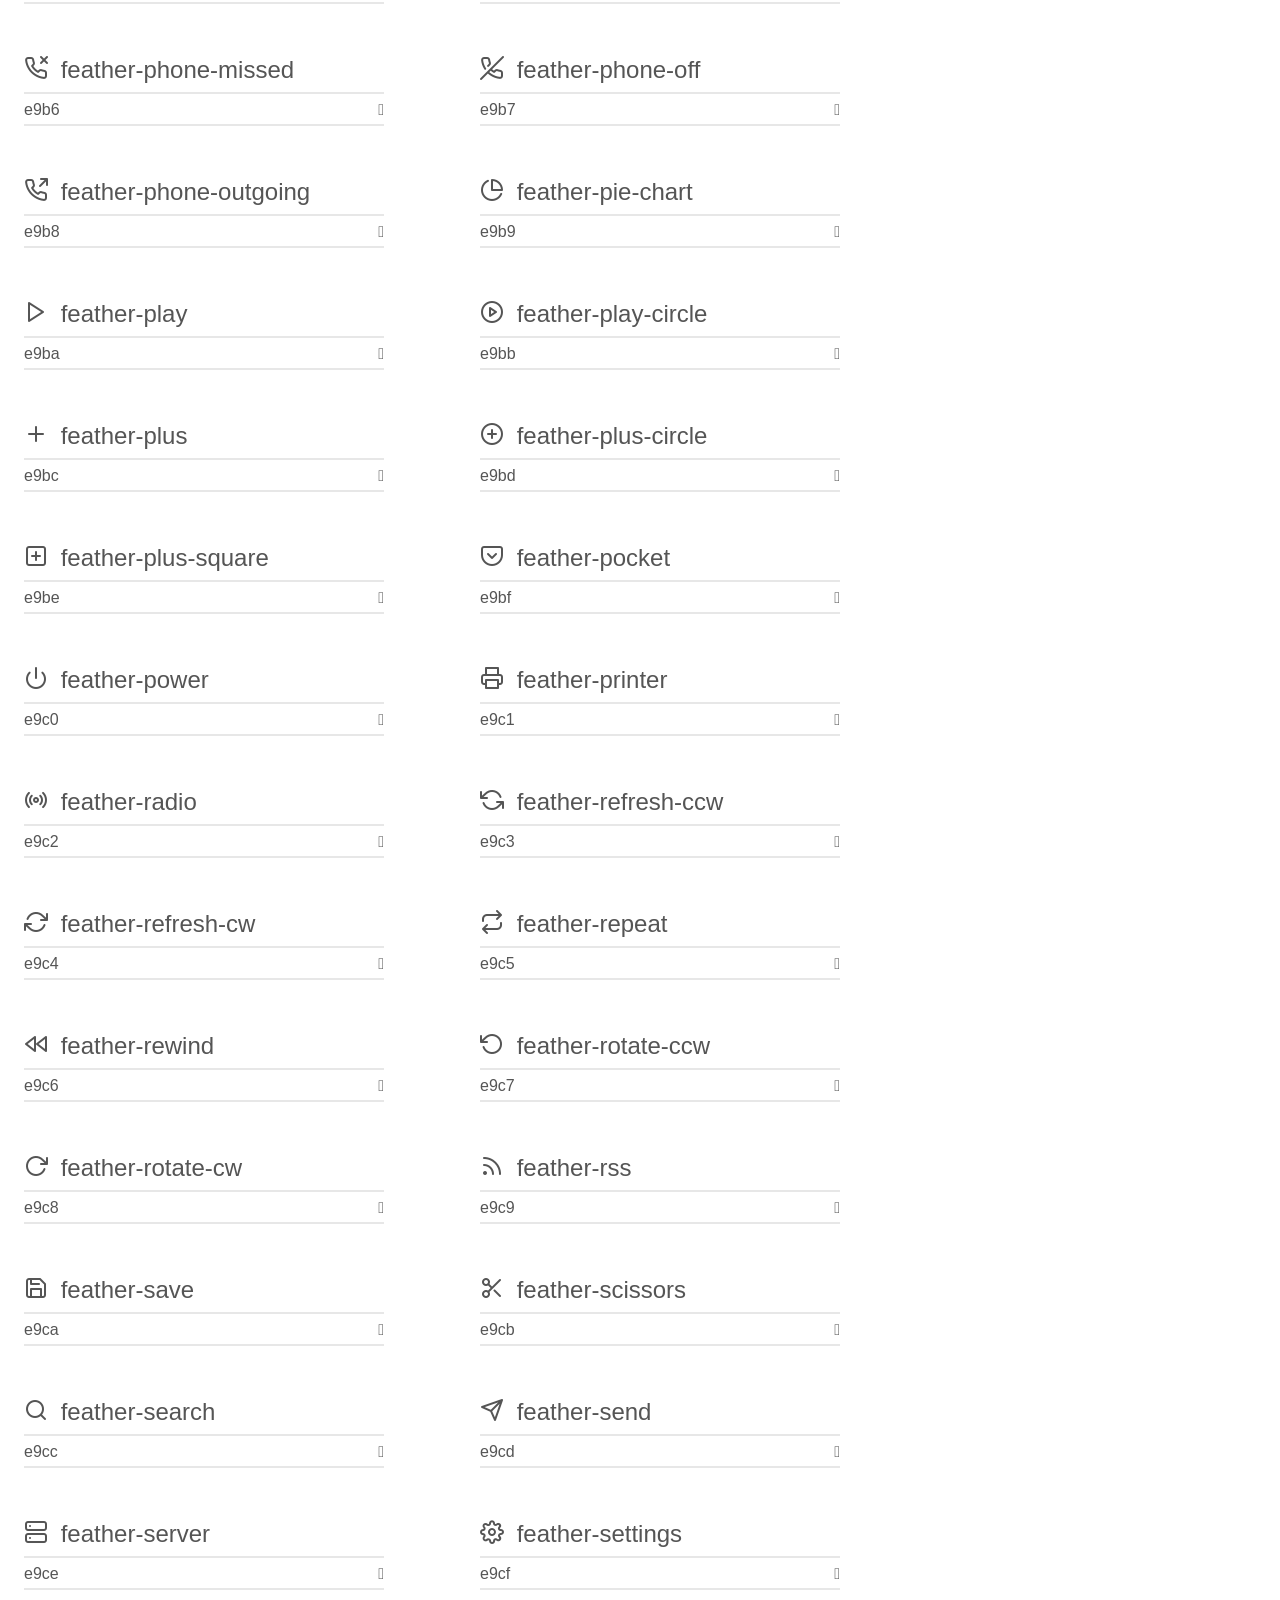
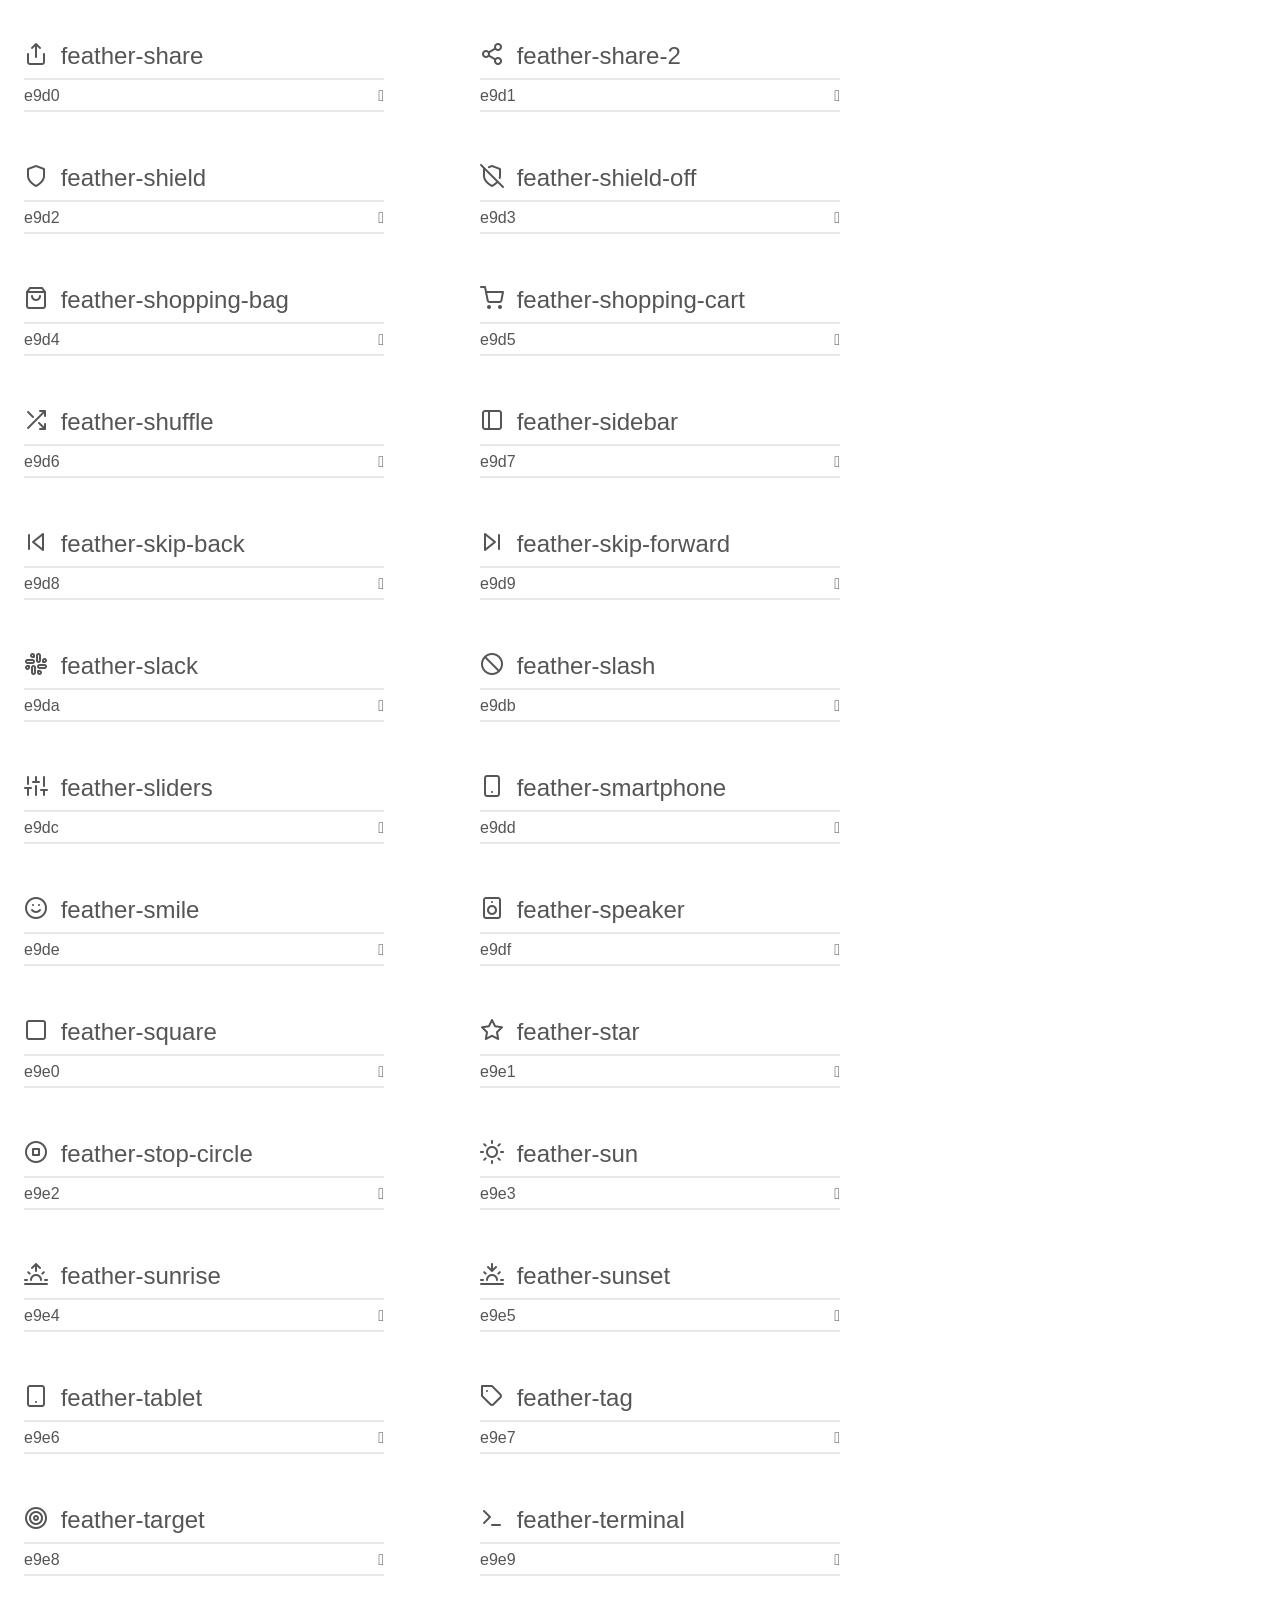
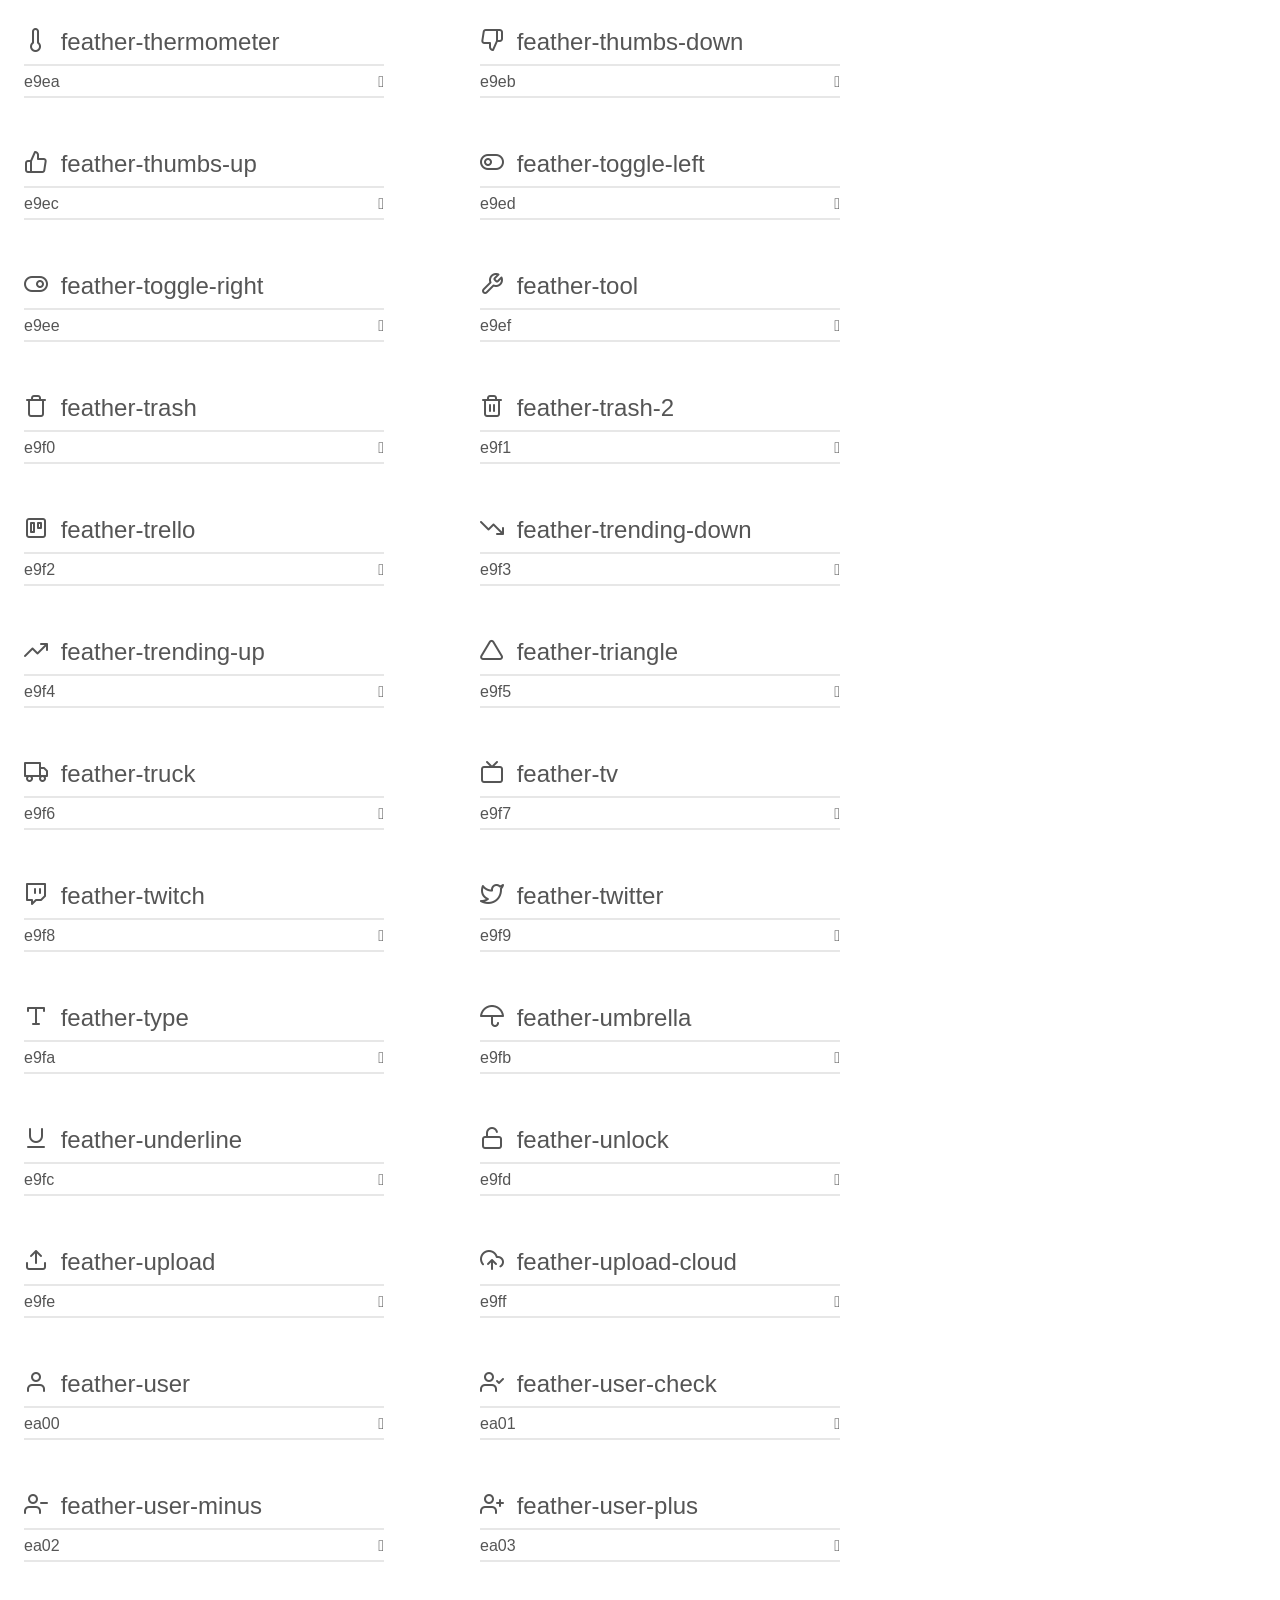
<file: fonts/feather/demo.html>
<!doctype html>
<html>
<head>
    <meta charset="utf-8">
    <title>IcoMoon Demo</title>
    <meta name="description" content="An Icon Font Generated By IcoMoon.io">
    <meta name="viewport" content="width=device-width, initial-scale=1">
    <link rel="stylesheet" href="demo-files/demo.css">
    <link rel="stylesheet" href="style.css"></head>
<body>
    <div class="bgc1 clearfix">
        <h1 class="mhmm mvm"><span class="fgc1">Font Name:</span> feather <small class="fgc1">(Glyphs:&nbsp;282)</small></h1>
    </div>
    <div class="clearfix mhl ptl">
        <h1 class="mvm mtn fgc1">Grid Size: 24</h1>
        <div class="glyph fs1">
            <div class="clearfix bshadow0 pbs">
                <span class="feather-activity"></span>
                <span class="mls"> feather-activity</span>
            </div>
            <fieldset class="fs0 size1of1 clearfix hidden-false">
                <input type="text" readonly value="e900" class="unit size1of2" />
                <input type="text" maxlength="1" readonly value="&#xe900;" class="unitRight size1of2 talign-right" />
            </fieldset>
            <div class="fs0 bshadow0 clearfix hidden-true">
                <span class="unit pvs fgc1">liga: </span>
                <input type="text" readonly value="" class="liga unitRight" />
            </div>
        </div>
        <div class="glyph fs1">
            <div class="clearfix bshadow0 pbs">
                <span class="feather-airplay"></span>
                <span class="mls"> feather-airplay</span>
            </div>
            <fieldset class="fs0 size1of1 clearfix hidden-false">
                <input type="text" readonly value="e901" class="unit size1of2" />
                <input type="text" maxlength="1" readonly value="&#xe901;" class="unitRight size1of2 talign-right" />
            </fieldset>
            <div class="fs0 bshadow0 clearfix hidden-true">
                <span class="unit pvs fgc1">liga: </span>
                <input type="text" readonly value="" class="liga unitRight" />
            </div>
        </div>
        <div class="glyph fs1">
            <div class="clearfix bshadow0 pbs">
                <span class="feather-alert-circle"></span>
                <span class="mls"> feather-alert-circle</span>
            </div>
            <fieldset class="fs0 size1of1 clearfix hidden-false">
                <input type="text" readonly value="e902" class="unit size1of2" />
                <input type="text" maxlength="1" readonly value="&#xe902;" class="unitRight size1of2 talign-right" />
            </fieldset>
            <div class="fs0 bshadow0 clearfix hidden-true">
                <span class="unit pvs fgc1">liga: </span>
                <input type="text" readonly value="" class="liga unitRight" />
            </div>
        </div>
        <div class="glyph fs1">
            <div class="clearfix bshadow0 pbs">
                <span class="feather-alert-octagon"></span>
                <span class="mls"> feather-alert-octagon</span>
            </div>
            <fieldset class="fs0 size1of1 clearfix hidden-false">
                <input type="text" readonly value="e903" class="unit size1of2" />
                <input type="text" maxlength="1" readonly value="&#xe903;" class="unitRight size1of2 talign-right" />
            </fieldset>
            <div class="fs0 bshadow0 clearfix hidden-true">
                <span class="unit pvs fgc1">liga: </span>
                <input type="text" readonly value="" class="liga unitRight" />
            </div>
        </div>
        <div class="glyph fs1">
            <div class="clearfix bshadow0 pbs">
                <span class="feather-alert-triangle"></span>
                <span class="mls"> feather-alert-triangle</span>
            </div>
            <fieldset class="fs0 size1of1 clearfix hidden-false">
                <input type="text" readonly value="e904" class="unit size1of2" />
                <input type="text" maxlength="1" readonly value="&#xe904;" class="unitRight size1of2 talign-right" />
            </fieldset>
            <div class="fs0 bshadow0 clearfix hidden-true">
                <span class="unit pvs fgc1">liga: </span>
                <input type="text" readonly value="" class="liga unitRight" />
            </div>
        </div>
        <div class="glyph fs1">
            <div class="clearfix bshadow0 pbs">
                <span class="feather-align-center"></span>
                <span class="mls"> feather-align-center</span>
            </div>
            <fieldset class="fs0 size1of1 clearfix hidden-false">
                <input type="text" readonly value="e905" class="unit size1of2" />
                <input type="text" maxlength="1" readonly value="&#xe905;" class="unitRight size1of2 talign-right" />
            </fieldset>
            <div class="fs0 bshadow0 clearfix hidden-true">
                <span class="unit pvs fgc1">liga: </span>
                <input type="text" readonly value="" class="liga unitRight" />
            </div>
        </div>
        <div class="glyph fs1">
            <div class="clearfix bshadow0 pbs">
                <span class="feather-align-justify"></span>
                <span class="mls"> feather-align-justify</span>
            </div>
            <fieldset class="fs0 size1of1 clearfix hidden-false">
                <input type="text" readonly value="e906" class="unit size1of2" />
                <input type="text" maxlength="1" readonly value="&#xe906;" class="unitRight size1of2 talign-right" />
            </fieldset>
            <div class="fs0 bshadow0 clearfix hidden-true">
                <span class="unit pvs fgc1">liga: </span>
                <input type="text" readonly value="" class="liga unitRight" />
            </div>
        </div>
        <div class="glyph fs1">
            <div class="clearfix bshadow0 pbs">
                <span class="feather-align-left"></span>
                <span class="mls"> feather-align-left</span>
            </div>
            <fieldset class="fs0 size1of1 clearfix hidden-false">
                <input type="text" readonly value="e907" class="unit size1of2" />
                <input type="text" maxlength="1" readonly value="&#xe907;" class="unitRight size1of2 talign-right" />
            </fieldset>
            <div class="fs0 bshadow0 clearfix hidden-true">
                <span class="unit pvs fgc1">liga: </span>
                <input type="text" readonly value="" class="liga unitRight" />
            </div>
        </div>
        <div class="glyph fs1">
            <div class="clearfix bshadow0 pbs">
                <span class="feather-align-right"></span>
                <span class="mls"> feather-align-right</span>
            </div>
            <fieldset class="fs0 size1of1 clearfix hidden-false">
                <input type="text" readonly value="e908" class="unit size1of2" />
                <input type="text" maxlength="1" readonly value="&#xe908;" class="unitRight size1of2 talign-right" />
            </fieldset>
            <div class="fs0 bshadow0 clearfix hidden-true">
                <span class="unit pvs fgc1">liga: </span>
                <input type="text" readonly value="" class="liga unitRight" />
            </div>
        </div>
        <div class="glyph fs1">
            <div class="clearfix bshadow0 pbs">
                <span class="feather-anchor"></span>
                <span class="mls"> feather-anchor</span>
            </div>
            <fieldset class="fs0 size1of1 clearfix hidden-false">
                <input type="text" readonly value="e909" class="unit size1of2" />
                <input type="text" maxlength="1" readonly value="&#xe909;" class="unitRight size1of2 talign-right" />
            </fieldset>
            <div class="fs0 bshadow0 clearfix hidden-true">
                <span class="unit pvs fgc1">liga: </span>
                <input type="text" readonly value="" class="liga unitRight" />
            </div>
        </div>
        <div class="glyph fs1">
            <div class="clearfix bshadow0 pbs">
                <span class="feather-aperture"></span>
                <span class="mls"> feather-aperture</span>
            </div>
            <fieldset class="fs0 size1of1 clearfix hidden-false">
                <input type="text" readonly value="e90a" class="unit size1of2" />
                <input type="text" maxlength="1" readonly value="&#xe90a;" class="unitRight size1of2 talign-right" />
            </fieldset>
            <div class="fs0 bshadow0 clearfix hidden-true">
                <span class="unit pvs fgc1">liga: </span>
                <input type="text" readonly value="" class="liga unitRight" />
            </div>
        </div>
        <div class="glyph fs1">
            <div class="clearfix bshadow0 pbs">
                <span class="feather-archive"></span>
                <span class="mls"> feather-archive</span>
            </div>
            <fieldset class="fs0 size1of1 clearfix hidden-false">
                <input type="text" readonly value="e90b" class="unit size1of2" />
                <input type="text" maxlength="1" readonly value="&#xe90b;" class="unitRight size1of2 talign-right" />
            </fieldset>
            <div class="fs0 bshadow0 clearfix hidden-true">
                <span class="unit pvs fgc1">liga: </span>
                <input type="text" readonly value="" class="liga unitRight" />
            </div>
        </div>
        <div class="glyph fs1">
            <div class="clearfix bshadow0 pbs">
                <span class="feather-arrow-down"></span>
                <span class="mls"> feather-arrow-down</span>
            </div>
            <fieldset class="fs0 size1of1 clearfix hidden-false">
                <input type="text" readonly value="e90c" class="unit size1of2" />
                <input type="text" maxlength="1" readonly value="&#xe90c;" class="unitRight size1of2 talign-right" />
            </fieldset>
            <div class="fs0 bshadow0 clearfix hidden-true">
                <span class="unit pvs fgc1">liga: </span>
                <input type="text" readonly value="" class="liga unitRight" />
            </div>
        </div>
        <div class="glyph fs1">
            <div class="clearfix bshadow0 pbs">
                <span class="feather-arrow-down-circle"></span>
                <span class="mls"> feather-arrow-down-circle</span>
            </div>
            <fieldset class="fs0 size1of1 clearfix hidden-false">
                <input type="text" readonly value="e90d" class="unit size1of2" />
                <input type="text" maxlength="1" readonly value="&#xe90d;" class="unitRight size1of2 talign-right" />
            </fieldset>
            <div class="fs0 bshadow0 clearfix hidden-true">
                <span class="unit pvs fgc1">liga: </span>
                <input type="text" readonly value="" class="liga unitRight" />
            </div>
        </div>
        <div class="glyph fs1">
            <div class="clearfix bshadow0 pbs">
                <span class="feather-arrow-down-left"></span>
                <span class="mls"> feather-arrow-down-left</span>
            </div>
            <fieldset class="fs0 size1of1 clearfix hidden-false">
                <input type="text" readonly value="e90e" class="unit size1of2" />
                <input type="text" maxlength="1" readonly value="&#xe90e;" class="unitRight size1of2 talign-right" />
            </fieldset>
            <div class="fs0 bshadow0 clearfix hidden-true">
                <span class="unit pvs fgc1">liga: </span>
                <input type="text" readonly value="" class="liga unitRight" />
            </div>
        </div>
        <div class="glyph fs1">
            <div class="clearfix bshadow0 pbs">
                <span class="feather-arrow-down-right"></span>
                <span class="mls"> feather-arrow-down-right</span>
            </div>
            <fieldset class="fs0 size1of1 clearfix hidden-false">
                <input type="text" readonly value="e90f" class="unit size1of2" />
                <input type="text" maxlength="1" readonly value="&#xe90f;" class="unitRight size1of2 talign-right" />
            </fieldset>
            <div class="fs0 bshadow0 clearfix hidden-true">
                <span class="unit pvs fgc1">liga: </span>
                <input type="text" readonly value="" class="liga unitRight" />
            </div>
        </div>
        <div class="glyph fs1">
            <div class="clearfix bshadow0 pbs">
                <span class="feather-arrow-left"></span>
                <span class="mls"> feather-arrow-left</span>
            </div>
            <fieldset class="fs0 size1of1 clearfix hidden-false">
                <input type="text" readonly value="e910" class="unit size1of2" />
                <input type="text" maxlength="1" readonly value="&#xe910;" class="unitRight size1of2 talign-right" />
            </fieldset>
            <div class="fs0 bshadow0 clearfix hidden-true">
                <span class="unit pvs fgc1">liga: </span>
                <input type="text" readonly value="" class="liga unitRight" />
            </div>
        </div>
        <div class="glyph fs1">
            <div class="clearfix bshadow0 pbs">
                <span class="feather-arrow-left-circle"></span>
                <span class="mls"> feather-arrow-left-circle</span>
            </div>
            <fieldset class="fs0 size1of1 clearfix hidden-false">
                <input type="text" readonly value="e911" class="unit size1of2" />
                <input type="text" maxlength="1" readonly value="&#xe911;" class="unitRight size1of2 talign-right" />
            </fieldset>
            <div class="fs0 bshadow0 clearfix hidden-true">
                <span class="unit pvs fgc1">liga: </span>
                <input type="text" readonly value="" class="liga unitRight" />
            </div>
        </div>
        <div class="glyph fs1">
            <div class="clearfix bshadow0 pbs">
                <span class="feather-arrow-right"></span>
                <span class="mls"> feather-arrow-right</span>
            </div>
            <fieldset class="fs0 size1of1 clearfix hidden-false">
                <input type="text" readonly value="e912" class="unit size1of2" />
                <input type="text" maxlength="1" readonly value="&#xe912;" class="unitRight size1of2 talign-right" />
            </fieldset>
            <div class="fs0 bshadow0 clearfix hidden-true">
                <span class="unit pvs fgc1">liga: </span>
                <input type="text" readonly value="" class="liga unitRight" />
            </div>
        </div>
        <div class="glyph fs1">
            <div class="clearfix bshadow0 pbs">
                <span class="feather-arrow-right-circle"></span>
                <span class="mls"> feather-arrow-right-circle</span>
            </div>
            <fieldset class="fs0 size1of1 clearfix hidden-false">
                <input type="text" readonly value="e913" class="unit size1of2" />
                <input type="text" maxlength="1" readonly value="&#xe913;" class="unitRight size1of2 talign-right" />
            </fieldset>
            <div class="fs0 bshadow0 clearfix hidden-true">
                <span class="unit pvs fgc1">liga: </span>
                <input type="text" readonly value="" class="liga unitRight" />
            </div>
        </div>
        <div class="glyph fs1">
            <div class="clearfix bshadow0 pbs">
                <span class="feather-arrow-up"></span>
                <span class="mls"> feather-arrow-up</span>
            </div>
            <fieldset class="fs0 size1of1 clearfix hidden-false">
                <input type="text" readonly value="e914" class="unit size1of2" />
                <input type="text" maxlength="1" readonly value="&#xe914;" class="unitRight size1of2 talign-right" />
            </fieldset>
            <div class="fs0 bshadow0 clearfix hidden-true">
                <span class="unit pvs fgc1">liga: </span>
                <input type="text" readonly value="" class="liga unitRight" />
            </div>
        </div>
        <div class="glyph fs1">
            <div class="clearfix bshadow0 pbs">
                <span class="feather-arrow-up-circle"></span>
                <span class="mls"> feather-arrow-up-circle</span>
            </div>
            <fieldset class="fs0 size1of1 clearfix hidden-false">
                <input type="text" readonly value="e915" class="unit size1of2" />
                <input type="text" maxlength="1" readonly value="&#xe915;" class="unitRight size1of2 talign-right" />
            </fieldset>
            <div class="fs0 bshadow0 clearfix hidden-true">
                <span class="unit pvs fgc1">liga: </span>
                <input type="text" readonly value="" class="liga unitRight" />
            </div>
        </div>
        <div class="glyph fs1">
            <div class="clearfix bshadow0 pbs">
                <span class="feather-arrow-up-left"></span>
                <span class="mls"> feather-arrow-up-left</span>
            </div>
            <fieldset class="fs0 size1of1 clearfix hidden-false">
                <input type="text" readonly value="e916" class="unit size1of2" />
                <input type="text" maxlength="1" readonly value="&#xe916;" class="unitRight size1of2 talign-right" />
            </fieldset>
            <div class="fs0 bshadow0 clearfix hidden-true">
                <span class="unit pvs fgc1">liga: </span>
                <input type="text" readonly value="" class="liga unitRight" />
            </div>
        </div>
        <div class="glyph fs1">
            <div class="clearfix bshadow0 pbs">
                <span class="feather-arrow-up-right"></span>
                <span class="mls"> feather-arrow-up-right</span>
            </div>
            <fieldset class="fs0 size1of1 clearfix hidden-false">
                <input type="text" readonly value="e917" class="unit size1of2" />
                <input type="text" maxlength="1" readonly value="&#xe917;" class="unitRight size1of2 talign-right" />
            </fieldset>
            <div class="fs0 bshadow0 clearfix hidden-true">
                <span class="unit pvs fgc1">liga: </span>
                <input type="text" readonly value="" class="liga unitRight" />
            </div>
        </div>
        <div class="glyph fs1">
            <div class="clearfix bshadow0 pbs">
                <span class="feather-at-sign"></span>
                <span class="mls"> feather-at-sign</span>
            </div>
            <fieldset class="fs0 size1of1 clearfix hidden-false">
                <input type="text" readonly value="e918" class="unit size1of2" />
                <input type="text" maxlength="1" readonly value="&#xe918;" class="unitRight size1of2 talign-right" />
            </fieldset>
            <div class="fs0 bshadow0 clearfix hidden-true">
                <span class="unit pvs fgc1">liga: </span>
                <input type="text" readonly value="" class="liga unitRight" />
            </div>
        </div>
        <div class="glyph fs1">
            <div class="clearfix bshadow0 pbs">
                <span class="feather-award"></span>
                <span class="mls"> feather-award</span>
            </div>
            <fieldset class="fs0 size1of1 clearfix hidden-false">
                <input type="text" readonly value="e919" class="unit size1of2" />
                <input type="text" maxlength="1" readonly value="&#xe919;" class="unitRight size1of2 talign-right" />
            </fieldset>
            <div class="fs0 bshadow0 clearfix hidden-true">
                <span class="unit pvs fgc1">liga: </span>
                <input type="text" readonly value="" class="liga unitRight" />
            </div>
        </div>
        <div class="glyph fs1">
            <div class="clearfix bshadow0 pbs">
                <span class="feather-bar-chart"></span>
                <span class="mls"> feather-bar-chart</span>
            </div>
            <fieldset class="fs0 size1of1 clearfix hidden-false">
                <input type="text" readonly value="e91a" class="unit size1of2" />
                <input type="text" maxlength="1" readonly value="&#xe91a;" class="unitRight size1of2 talign-right" />
            </fieldset>
            <div class="fs0 bshadow0 clearfix hidden-true">
                <span class="unit pvs fgc1">liga: </span>
                <input type="text" readonly value="" class="liga unitRight" />
            </div>
        </div>
        <div class="glyph fs1">
            <div class="clearfix bshadow0 pbs">
                <span class="feather-bar-chart-2"></span>
                <span class="mls"> feather-bar-chart-2</span>
            </div>
            <fieldset class="fs0 size1of1 clearfix hidden-false">
                <input type="text" readonly value="e91b" class="unit size1of2" />
                <input type="text" maxlength="1" readonly value="&#xe91b;" class="unitRight size1of2 talign-right" />
            </fieldset>
            <div class="fs0 bshadow0 clearfix hidden-true">
                <span class="unit pvs fgc1">liga: </span>
                <input type="text" readonly value="" class="liga unitRight" />
            </div>
        </div>
        <div class="glyph fs1">
            <div class="clearfix bshadow0 pbs">
                <span class="feather-battery"></span>
                <span class="mls"> feather-battery</span>
            </div>
            <fieldset class="fs0 size1of1 clearfix hidden-false">
                <input type="text" readonly value="e91c" class="unit size1of2" />
                <input type="text" maxlength="1" readonly value="&#xe91c;" class="unitRight size1of2 talign-right" />
            </fieldset>
            <div class="fs0 bshadow0 clearfix hidden-true">
                <span class="unit pvs fgc1">liga: </span>
                <input type="text" readonly value="" class="liga unitRight" />
            </div>
        </div>
        <div class="glyph fs1">
            <div class="clearfix bshadow0 pbs">
                <span class="feather-battery-charging"></span>
                <span class="mls"> feather-battery-charging</span>
            </div>
            <fieldset class="fs0 size1of1 clearfix hidden-false">
                <input type="text" readonly value="e91d" class="unit size1of2" />
                <input type="text" maxlength="1" readonly value="&#xe91d;" class="unitRight size1of2 talign-right" />
            </fieldset>
            <div class="fs0 bshadow0 clearfix hidden-true">
                <span class="unit pvs fgc1">liga: </span>
                <input type="text" readonly value="" class="liga unitRight" />
            </div>
        </div>
        <div class="glyph fs1">
            <div class="clearfix bshadow0 pbs">
                <span class="feather-bell"></span>
                <span class="mls"> feather-bell</span>
            </div>
            <fieldset class="fs0 size1of1 clearfix hidden-false">
                <input type="text" readonly value="e91e" class="unit size1of2" />
                <input type="text" maxlength="1" readonly value="&#xe91e;" class="unitRight size1of2 talign-right" />
            </fieldset>
            <div class="fs0 bshadow0 clearfix hidden-true">
                <span class="unit pvs fgc1">liga: </span>
                <input type="text" readonly value="" class="liga unitRight" />
            </div>
        </div>
        <div class="glyph fs1">
            <div class="clearfix bshadow0 pbs">
                <span class="feather-bell-off"></span>
                <span class="mls"> feather-bell-off</span>
            </div>
            <fieldset class="fs0 size1of1 clearfix hidden-false">
                <input type="text" readonly value="e91f" class="unit size1of2" />
                <input type="text" maxlength="1" readonly value="&#xe91f;" class="unitRight size1of2 talign-right" />
            </fieldset>
            <div class="fs0 bshadow0 clearfix hidden-true">
                <span class="unit pvs fgc1">liga: </span>
                <input type="text" readonly value="" class="liga unitRight" />
            </div>
        </div>
        <div class="glyph fs1">
            <div class="clearfix bshadow0 pbs">
                <span class="feather-bluetooth"></span>
                <span class="mls"> feather-bluetooth</span>
            </div>
            <fieldset class="fs0 size1of1 clearfix hidden-false">
                <input type="text" readonly value="e920" class="unit size1of2" />
                <input type="text" maxlength="1" readonly value="&#xe920;" class="unitRight size1of2 talign-right" />
            </fieldset>
            <div class="fs0 bshadow0 clearfix hidden-true">
                <span class="unit pvs fgc1">liga: </span>
                <input type="text" readonly value="" class="liga unitRight" />
            </div>
        </div>
        <div class="glyph fs1">
            <div class="clearfix bshadow0 pbs">
                <span class="feather-bold"></span>
                <span class="mls"> feather-bold</span>
            </div>
            <fieldset class="fs0 size1of1 clearfix hidden-false">
                <input type="text" readonly value="e921" class="unit size1of2" />
                <input type="text" maxlength="1" readonly value="&#xe921;" class="unitRight size1of2 talign-right" />
            </fieldset>
            <div class="fs0 bshadow0 clearfix hidden-true">
                <span class="unit pvs fgc1">liga: </span>
                <input type="text" readonly value="" class="liga unitRight" />
            </div>
        </div>
        <div class="glyph fs1">
            <div class="clearfix bshadow0 pbs">
                <span class="feather-book"></span>
                <span class="mls"> feather-book</span>
            </div>
            <fieldset class="fs0 size1of1 clearfix hidden-false">
                <input type="text" readonly value="e922" class="unit size1of2" />
                <input type="text" maxlength="1" readonly value="&#xe922;" class="unitRight size1of2 talign-right" />
            </fieldset>
            <div class="fs0 bshadow0 clearfix hidden-true">
                <span class="unit pvs fgc1">liga: </span>
                <input type="text" readonly value="" class="liga unitRight" />
            </div>
        </div>
        <div class="glyph fs1">
            <div class="clearfix bshadow0 pbs">
                <span class="feather-book-open"></span>
                <span class="mls"> feather-book-open</span>
            </div>
            <fieldset class="fs0 size1of1 clearfix hidden-false">
                <input type="text" readonly value="e923" class="unit size1of2" />
                <input type="text" maxlength="1" readonly value="&#xe923;" class="unitRight size1of2 talign-right" />
            </fieldset>
            <div class="fs0 bshadow0 clearfix hidden-true">
                <span class="unit pvs fgc1">liga: </span>
                <input type="text" readonly value="" class="liga unitRight" />
            </div>
        </div>
        <div class="glyph fs1">
            <div class="clearfix bshadow0 pbs">
                <span class="feather-bookmark"></span>
                <span class="mls"> feather-bookmark</span>
            </div>
            <fieldset class="fs0 size1of1 clearfix hidden-false">
                <input type="text" readonly value="e924" class="unit size1of2" />
                <input type="text" maxlength="1" readonly value="&#xe924;" class="unitRight size1of2 talign-right" />
            </fieldset>
            <div class="fs0 bshadow0 clearfix hidden-true">
                <span class="unit pvs fgc1">liga: </span>
                <input type="text" readonly value="" class="liga unitRight" />
            </div>
        </div>
        <div class="glyph fs1">
            <div class="clearfix bshadow0 pbs">
                <span class="feather-box"></span>
                <span class="mls"> feather-box</span>
            </div>
            <fieldset class="fs0 size1of1 clearfix hidden-false">
                <input type="text" readonly value="e925" class="unit size1of2" />
                <input type="text" maxlength="1" readonly value="&#xe925;" class="unitRight size1of2 talign-right" />
            </fieldset>
            <div class="fs0 bshadow0 clearfix hidden-true">
                <span class="unit pvs fgc1">liga: </span>
                <input type="text" readonly value="" class="liga unitRight" />
            </div>
        </div>
        <div class="glyph fs1">
            <div class="clearfix bshadow0 pbs">
                <span class="feather-briefcase"></span>
                <span class="mls"> feather-briefcase</span>
            </div>
            <fieldset class="fs0 size1of1 clearfix hidden-false">
                <input type="text" readonly value="e926" class="unit size1of2" />
                <input type="text" maxlength="1" readonly value="&#xe926;" class="unitRight size1of2 talign-right" />
            </fieldset>
            <div class="fs0 bshadow0 clearfix hidden-true">
                <span class="unit pvs fgc1">liga: </span>
                <input type="text" readonly value="" class="liga unitRight" />
            </div>
        </div>
        <div class="glyph fs1">
            <div class="clearfix bshadow0 pbs">
                <span class="feather-calendar"></span>
                <span class="mls"> feather-calendar</span>
            </div>
            <fieldset class="fs0 size1of1 clearfix hidden-false">
                <input type="text" readonly value="e927" class="unit size1of2" />
                <input type="text" maxlength="1" readonly value="&#xe927;" class="unitRight size1of2 talign-right" />
            </fieldset>
            <div class="fs0 bshadow0 clearfix hidden-true">
                <span class="unit pvs fgc1">liga: </span>
                <input type="text" readonly value="" class="liga unitRight" />
            </div>
        </div>
        <div class="glyph fs1">
            <div class="clearfix bshadow0 pbs">
                <span class="feather-camera"></span>
                <span class="mls"> feather-camera</span>
            </div>
            <fieldset class="fs0 size1of1 clearfix hidden-false">
                <input type="text" readonly value="e928" class="unit size1of2" />
                <input type="text" maxlength="1" readonly value="&#xe928;" class="unitRight size1of2 talign-right" />
            </fieldset>
            <div class="fs0 bshadow0 clearfix hidden-true">
                <span class="unit pvs fgc1">liga: </span>
                <input type="text" readonly value="" class="liga unitRight" />
            </div>
        </div>
        <div class="glyph fs1">
            <div class="clearfix bshadow0 pbs">
                <span class="feather-camera-off"></span>
                <span class="mls"> feather-camera-off</span>
            </div>
            <fieldset class="fs0 size1of1 clearfix hidden-false">
                <input type="text" readonly value="e929" class="unit size1of2" />
                <input type="text" maxlength="1" readonly value="&#xe929;" class="unitRight size1of2 talign-right" />
            </fieldset>
            <div class="fs0 bshadow0 clearfix hidden-true">
                <span class="unit pvs fgc1">liga: </span>
                <input type="text" readonly value="" class="liga unitRight" />
            </div>
        </div>
        <div class="glyph fs1">
            <div class="clearfix bshadow0 pbs">
                <span class="feather-cast"></span>
                <span class="mls"> feather-cast</span>
            </div>
            <fieldset class="fs0 size1of1 clearfix hidden-false">
                <input type="text" readonly value="e92a" class="unit size1of2" />
                <input type="text" maxlength="1" readonly value="&#xe92a;" class="unitRight size1of2 talign-right" />
            </fieldset>
            <div class="fs0 bshadow0 clearfix hidden-true">
                <span class="unit pvs fgc1">liga: </span>
                <input type="text" readonly value="" class="liga unitRight" />
            </div>
        </div>
        <div class="glyph fs1">
            <div class="clearfix bshadow0 pbs">
                <span class="feather-check"></span>
                <span class="mls"> feather-check</span>
            </div>
            <fieldset class="fs0 size1of1 clearfix hidden-false">
                <input type="text" readonly value="e92b" class="unit size1of2" />
                <input type="text" maxlength="1" readonly value="&#xe92b;" class="unitRight size1of2 talign-right" />
            </fieldset>
            <div class="fs0 bshadow0 clearfix hidden-true">
                <span class="unit pvs fgc1">liga: </span>
                <input type="text" readonly value="" class="liga unitRight" />
            </div>
        </div>
        <div class="glyph fs1">
            <div class="clearfix bshadow0 pbs">
                <span class="feather-check-circle"></span>
                <span class="mls"> feather-check-circle</span>
            </div>
            <fieldset class="fs0 size1of1 clearfix hidden-false">
                <input type="text" readonly value="e92c" class="unit size1of2" />
                <input type="text" maxlength="1" readonly value="&#xe92c;" class="unitRight size1of2 talign-right" />
            </fieldset>
            <div class="fs0 bshadow0 clearfix hidden-true">
                <span class="unit pvs fgc1">liga: </span>
                <input type="text" readonly value="" class="liga unitRight" />
            </div>
        </div>
        <div class="glyph fs1">
            <div class="clearfix bshadow0 pbs">
                <span class="feather-check-square"></span>
                <span class="mls"> feather-check-square</span>
            </div>
            <fieldset class="fs0 size1of1 clearfix hidden-false">
                <input type="text" readonly value="e92d" class="unit size1of2" />
                <input type="text" maxlength="1" readonly value="&#xe92d;" class="unitRight size1of2 talign-right" />
            </fieldset>
            <div class="fs0 bshadow0 clearfix hidden-true">
                <span class="unit pvs fgc1">liga: </span>
                <input type="text" readonly value="" class="liga unitRight" />
            </div>
        </div>
        <div class="glyph fs1">
            <div class="clearfix bshadow0 pbs">
                <span class="feather-chevron-down"></span>
                <span class="mls"> feather-chevron-down</span>
            </div>
            <fieldset class="fs0 size1of1 clearfix hidden-false">
                <input type="text" readonly value="e92e" class="unit size1of2" />
                <input type="text" maxlength="1" readonly value="&#xe92e;" class="unitRight size1of2 talign-right" />
            </fieldset>
            <div class="fs0 bshadow0 clearfix hidden-true">
                <span class="unit pvs fgc1">liga: </span>
                <input type="text" readonly value="" class="liga unitRight" />
            </div>
        </div>
        <div class="glyph fs1">
            <div class="clearfix bshadow0 pbs">
                <span class="feather-chevron-left"></span>
                <span class="mls"> feather-chevron-left</span>
            </div>
            <fieldset class="fs0 size1of1 clearfix hidden-false">
                <input type="text" readonly value="e92f" class="unit size1of2" />
                <input type="text" maxlength="1" readonly value="&#xe92f;" class="unitRight size1of2 talign-right" />
            </fieldset>
            <div class="fs0 bshadow0 clearfix hidden-true">
                <span class="unit pvs fgc1">liga: </span>
                <input type="text" readonly value="" class="liga unitRight" />
            </div>
        </div>
        <div class="glyph fs1">
            <div class="clearfix bshadow0 pbs">
                <span class="feather-chevron-right"></span>
                <span class="mls"> feather-chevron-right</span>
            </div>
            <fieldset class="fs0 size1of1 clearfix hidden-false">
                <input type="text" readonly value="e930" class="unit size1of2" />
                <input type="text" maxlength="1" readonly value="&#xe930;" class="unitRight size1of2 talign-right" />
            </fieldset>
            <div class="fs0 bshadow0 clearfix hidden-true">
                <span class="unit pvs fgc1">liga: </span>
                <input type="text" readonly value="" class="liga unitRight" />
            </div>
        </div>
        <div class="glyph fs1">
            <div class="clearfix bshadow0 pbs">
                <span class="feather-chevron-up"></span>
                <span class="mls"> feather-chevron-up</span>
            </div>
            <fieldset class="fs0 size1of1 clearfix hidden-false">
                <input type="text" readonly value="e931" class="unit size1of2" />
                <input type="text" maxlength="1" readonly value="&#xe931;" class="unitRight size1of2 talign-right" />
            </fieldset>
            <div class="fs0 bshadow0 clearfix hidden-true">
                <span class="unit pvs fgc1">liga: </span>
                <input type="text" readonly value="" class="liga unitRight" />
            </div>
        </div>
        <div class="glyph fs1">
            <div class="clearfix bshadow0 pbs">
                <span class="feather-chevrons-down"></span>
                <span class="mls"> feather-chevrons-down</span>
            </div>
            <fieldset class="fs0 size1of1 clearfix hidden-false">
                <input type="text" readonly value="e932" class="unit size1of2" />
                <input type="text" maxlength="1" readonly value="&#xe932;" class="unitRight size1of2 talign-right" />
            </fieldset>
            <div class="fs0 bshadow0 clearfix hidden-true">
                <span class="unit pvs fgc1">liga: </span>
                <input type="text" readonly value="" class="liga unitRight" />
            </div>
        </div>
        <div class="glyph fs1">
            <div class="clearfix bshadow0 pbs">
                <span class="feather-chevrons-left"></span>
                <span class="mls"> feather-chevrons-left</span>
            </div>
            <fieldset class="fs0 size1of1 clearfix hidden-false">
                <input type="text" readonly value="e933" class="unit size1of2" />
                <input type="text" maxlength="1" readonly value="&#xe933;" class="unitRight size1of2 talign-right" />
            </fieldset>
            <div class="fs0 bshadow0 clearfix hidden-true">
                <span class="unit pvs fgc1">liga: </span>
                <input type="text" readonly value="" class="liga unitRight" />
            </div>
        </div>
        <div class="glyph fs1">
            <div class="clearfix bshadow0 pbs">
                <span class="feather-chevrons-right"></span>
                <span class="mls"> feather-chevrons-right</span>
            </div>
            <fieldset class="fs0 size1of1 clearfix hidden-false">
                <input type="text" readonly value="e934" class="unit size1of2" />
                <input type="text" maxlength="1" readonly value="&#xe934;" class="unitRight size1of2 talign-right" />
            </fieldset>
            <div class="fs0 bshadow0 clearfix hidden-true">
                <span class="unit pvs fgc1">liga: </span>
                <input type="text" readonly value="" class="liga unitRight" />
            </div>
        </div>
        <div class="glyph fs1">
            <div class="clearfix bshadow0 pbs">
                <span class="feather-chevrons-up"></span>
                <span class="mls"> feather-chevrons-up</span>
            </div>
            <fieldset class="fs0 size1of1 clearfix hidden-false">
                <input type="text" readonly value="e935" class="unit size1of2" />
                <input type="text" maxlength="1" readonly value="&#xe935;" class="unitRight size1of2 talign-right" />
            </fieldset>
            <div class="fs0 bshadow0 clearfix hidden-true">
                <span class="unit pvs fgc1">liga: </span>
                <input type="text" readonly value="" class="liga unitRight" />
            </div>
        </div>
        <div class="glyph fs1">
            <div class="clearfix bshadow0 pbs">
                <span class="feather-chrome"></span>
                <span class="mls"> feather-chrome</span>
            </div>
            <fieldset class="fs0 size1of1 clearfix hidden-false">
                <input type="text" readonly value="e936" class="unit size1of2" />
                <input type="text" maxlength="1" readonly value="&#xe936;" class="unitRight size1of2 talign-right" />
            </fieldset>
            <div class="fs0 bshadow0 clearfix hidden-true">
                <span class="unit pvs fgc1">liga: </span>
                <input type="text" readonly value="" class="liga unitRight" />
            </div>
        </div>
        <div class="glyph fs1">
            <div class="clearfix bshadow0 pbs">
                <span class="feather-circle"></span>
                <span class="mls"> feather-circle</span>
            </div>
            <fieldset class="fs0 size1of1 clearfix hidden-false">
                <input type="text" readonly value="e937" class="unit size1of2" />
                <input type="text" maxlength="1" readonly value="&#xe937;" class="unitRight size1of2 talign-right" />
            </fieldset>
            <div class="fs0 bshadow0 clearfix hidden-true">
                <span class="unit pvs fgc1">liga: </span>
                <input type="text" readonly value="" class="liga unitRight" />
            </div>
        </div>
        <div class="glyph fs1">
            <div class="clearfix bshadow0 pbs">
                <span class="feather-clipboard"></span>
                <span class="mls"> feather-clipboard</span>
            </div>
            <fieldset class="fs0 size1of1 clearfix hidden-false">
                <input type="text" readonly value="e938" class="unit size1of2" />
                <input type="text" maxlength="1" readonly value="&#xe938;" class="unitRight size1of2 talign-right" />
            </fieldset>
            <div class="fs0 bshadow0 clearfix hidden-true">
                <span class="unit pvs fgc1">liga: </span>
                <input type="text" readonly value="" class="liga unitRight" />
            </div>
        </div>
        <div class="glyph fs1">
            <div class="clearfix bshadow0 pbs">
                <span class="feather-clock"></span>
                <span class="mls"> feather-clock</span>
            </div>
            <fieldset class="fs0 size1of1 clearfix hidden-false">
                <input type="text" readonly value="e939" class="unit size1of2" />
                <input type="text" maxlength="1" readonly value="&#xe939;" class="unitRight size1of2 talign-right" />
            </fieldset>
            <div class="fs0 bshadow0 clearfix hidden-true">
                <span class="unit pvs fgc1">liga: </span>
                <input type="text" readonly value="" class="liga unitRight" />
            </div>
        </div>
        <div class="glyph fs1">
            <div class="clearfix bshadow0 pbs">
                <span class="feather-cloud"></span>
                <span class="mls"> feather-cloud</span>
            </div>
            <fieldset class="fs0 size1of1 clearfix hidden-false">
                <input type="text" readonly value="e93a" class="unit size1of2" />
                <input type="text" maxlength="1" readonly value="&#xe93a;" class="unitRight size1of2 talign-right" />
            </fieldset>
            <div class="fs0 bshadow0 clearfix hidden-true">
                <span class="unit pvs fgc1">liga: </span>
                <input type="text" readonly value="" class="liga unitRight" />
            </div>
        </div>
        <div class="glyph fs1">
            <div class="clearfix bshadow0 pbs">
                <span class="feather-cloud-drizzle"></span>
                <span class="mls"> feather-cloud-drizzle</span>
            </div>
            <fieldset class="fs0 size1of1 clearfix hidden-false">
                <input type="text" readonly value="e93b" class="unit size1of2" />
                <input type="text" maxlength="1" readonly value="&#xe93b;" class="unitRight size1of2 talign-right" />
            </fieldset>
            <div class="fs0 bshadow0 clearfix hidden-true">
                <span class="unit pvs fgc1">liga: </span>
                <input type="text" readonly value="" class="liga unitRight" />
            </div>
        </div>
        <div class="glyph fs1">
            <div class="clearfix bshadow0 pbs">
                <span class="feather-cloud-lightning"></span>
                <span class="mls"> feather-cloud-lightning</span>
            </div>
            <fieldset class="fs0 size1of1 clearfix hidden-false">
                <input type="text" readonly value="e93c" class="unit size1of2" />
                <input type="text" maxlength="1" readonly value="&#xe93c;" class="unitRight size1of2 talign-right" />
            </fieldset>
            <div class="fs0 bshadow0 clearfix hidden-true">
                <span class="unit pvs fgc1">liga: </span>
                <input type="text" readonly value="" class="liga unitRight" />
            </div>
        </div>
        <div class="glyph fs1">
            <div class="clearfix bshadow0 pbs">
                <span class="feather-cloud-off"></span>
                <span class="mls"> feather-cloud-off</span>
            </div>
            <fieldset class="fs0 size1of1 clearfix hidden-false">
                <input type="text" readonly value="e93d" class="unit size1of2" />
                <input type="text" maxlength="1" readonly value="&#xe93d;" class="unitRight size1of2 talign-right" />
            </fieldset>
            <div class="fs0 bshadow0 clearfix hidden-true">
                <span class="unit pvs fgc1">liga: </span>
                <input type="text" readonly value="" class="liga unitRight" />
            </div>
        </div>
        <div class="glyph fs1">
            <div class="clearfix bshadow0 pbs">
                <span class="feather-cloud-rain"></span>
                <span class="mls"> feather-cloud-rain</span>
            </div>
            <fieldset class="fs0 size1of1 clearfix hidden-false">
                <input type="text" readonly value="e93e" class="unit size1of2" />
                <input type="text" maxlength="1" readonly value="&#xe93e;" class="unitRight size1of2 talign-right" />
            </fieldset>
            <div class="fs0 bshadow0 clearfix hidden-true">
                <span class="unit pvs fgc1">liga: </span>
                <input type="text" readonly value="" class="liga unitRight" />
            </div>
        </div>
        <div class="glyph fs1">
            <div class="clearfix bshadow0 pbs">
                <span class="feather-cloud-snow"></span>
                <span class="mls"> feather-cloud-snow</span>
            </div>
            <fieldset class="fs0 size1of1 clearfix hidden-false">
                <input type="text" readonly value="e93f" class="unit size1of2" />
                <input type="text" maxlength="1" readonly value="&#xe93f;" class="unitRight size1of2 talign-right" />
            </fieldset>
            <div class="fs0 bshadow0 clearfix hidden-true">
                <span class="unit pvs fgc1">liga: </span>
                <input type="text" readonly value="" class="liga unitRight" />
            </div>
        </div>
        <div class="glyph fs1">
            <div class="clearfix bshadow0 pbs">
                <span class="feather-code"></span>
                <span class="mls"> feather-code</span>
            </div>
            <fieldset class="fs0 size1of1 clearfix hidden-false">
                <input type="text" readonly value="e940" class="unit size1of2" />
                <input type="text" maxlength="1" readonly value="&#xe940;" class="unitRight size1of2 talign-right" />
            </fieldset>
            <div class="fs0 bshadow0 clearfix hidden-true">
                <span class="unit pvs fgc1">liga: </span>
                <input type="text" readonly value="" class="liga unitRight" />
            </div>
        </div>
        <div class="glyph fs1">
            <div class="clearfix bshadow0 pbs">
                <span class="feather-codepen"></span>
                <span class="mls"> feather-codepen</span>
            </div>
            <fieldset class="fs0 size1of1 clearfix hidden-false">
                <input type="text" readonly value="e941" class="unit size1of2" />
                <input type="text" maxlength="1" readonly value="&#xe941;" class="unitRight size1of2 talign-right" />
            </fieldset>
            <div class="fs0 bshadow0 clearfix hidden-true">
                <span class="unit pvs fgc1">liga: </span>
                <input type="text" readonly value="" class="liga unitRight" />
            </div>
        </div>
        <div class="glyph fs1">
            <div class="clearfix bshadow0 pbs">
                <span class="feather-codesandbox"></span>
                <span class="mls"> feather-codesandbox</span>
            </div>
            <fieldset class="fs0 size1of1 clearfix hidden-false">
                <input type="text" readonly value="e942" class="unit size1of2" />
                <input type="text" maxlength="1" readonly value="&#xe942;" class="unitRight size1of2 talign-right" />
            </fieldset>
            <div class="fs0 bshadow0 clearfix hidden-true">
                <span class="unit pvs fgc1">liga: </span>
                <input type="text" readonly value="" class="liga unitRight" />
            </div>
        </div>
        <div class="glyph fs1">
            <div class="clearfix bshadow0 pbs">
                <span class="feather-coffee"></span>
                <span class="mls"> feather-coffee</span>
            </div>
            <fieldset class="fs0 size1of1 clearfix hidden-false">
                <input type="text" readonly value="e943" class="unit size1of2" />
                <input type="text" maxlength="1" readonly value="&#xe943;" class="unitRight size1of2 talign-right" />
            </fieldset>
            <div class="fs0 bshadow0 clearfix hidden-true">
                <span class="unit pvs fgc1">liga: </span>
                <input type="text" readonly value="" class="liga unitRight" />
            </div>
        </div>
        <div class="glyph fs1">
            <div class="clearfix bshadow0 pbs">
                <span class="feather-columns"></span>
                <span class="mls"> feather-columns</span>
            </div>
            <fieldset class="fs0 size1of1 clearfix hidden-false">
                <input type="text" readonly value="e944" class="unit size1of2" />
                <input type="text" maxlength="1" readonly value="&#xe944;" class="unitRight size1of2 talign-right" />
            </fieldset>
            <div class="fs0 bshadow0 clearfix hidden-true">
                <span class="unit pvs fgc1">liga: </span>
                <input type="text" readonly value="" class="liga unitRight" />
            </div>
        </div>
        <div class="glyph fs1">
            <div class="clearfix bshadow0 pbs">
                <span class="feather-command"></span>
                <span class="mls"> feather-command</span>
            </div>
            <fieldset class="fs0 size1of1 clearfix hidden-false">
                <input type="text" readonly value="e945" class="unit size1of2" />
                <input type="text" maxlength="1" readonly value="&#xe945;" class="unitRight size1of2 talign-right" />
            </fieldset>
            <div class="fs0 bshadow0 clearfix hidden-true">
                <span class="unit pvs fgc1">liga: </span>
                <input type="text" readonly value="" class="liga unitRight" />
            </div>
        </div>
        <div class="glyph fs1">
            <div class="clearfix bshadow0 pbs">
                <span class="feather-compass"></span>
                <span class="mls"> feather-compass</span>
            </div>
            <fieldset class="fs0 size1of1 clearfix hidden-false">
                <input type="text" readonly value="e946" class="unit size1of2" />
                <input type="text" maxlength="1" readonly value="&#xe946;" class="unitRight size1of2 talign-right" />
            </fieldset>
            <div class="fs0 bshadow0 clearfix hidden-true">
                <span class="unit pvs fgc1">liga: </span>
                <input type="text" readonly value="" class="liga unitRight" />
            </div>
        </div>
        <div class="glyph fs1">
            <div class="clearfix bshadow0 pbs">
                <span class="feather-copy"></span>
                <span class="mls"> feather-copy</span>
            </div>
            <fieldset class="fs0 size1of1 clearfix hidden-false">
                <input type="text" readonly value="e947" class="unit size1of2" />
                <input type="text" maxlength="1" readonly value="&#xe947;" class="unitRight size1of2 talign-right" />
            </fieldset>
            <div class="fs0 bshadow0 clearfix hidden-true">
                <span class="unit pvs fgc1">liga: </span>
                <input type="text" readonly value="" class="liga unitRight" />
            </div>
        </div>
        <div class="glyph fs1">
            <div class="clearfix bshadow0 pbs">
                <span class="feather-corner-down-left"></span>
                <span class="mls"> feather-corner-down-left</span>
            </div>
            <fieldset class="fs0 size1of1 clearfix hidden-false">
                <input type="text" readonly value="e948" class="unit size1of2" />
                <input type="text" maxlength="1" readonly value="&#xe948;" class="unitRight size1of2 talign-right" />
            </fieldset>
            <div class="fs0 bshadow0 clearfix hidden-true">
                <span class="unit pvs fgc1">liga: </span>
                <input type="text" readonly value="" class="liga unitRight" />
            </div>
        </div>
        <div class="glyph fs1">
            <div class="clearfix bshadow0 pbs">
                <span class="feather-corner-down-right"></span>
                <span class="mls"> feather-corner-down-right</span>
            </div>
            <fieldset class="fs0 size1of1 clearfix hidden-false">
                <input type="text" readonly value="e949" class="unit size1of2" />
                <input type="text" maxlength="1" readonly value="&#xe949;" class="unitRight size1of2 talign-right" />
            </fieldset>
            <div class="fs0 bshadow0 clearfix hidden-true">
                <span class="unit pvs fgc1">liga: </span>
                <input type="text" readonly value="" class="liga unitRight" />
            </div>
        </div>
        <div class="glyph fs1">
            <div class="clearfix bshadow0 pbs">
                <span class="feather-corner-left-down"></span>
                <span class="mls"> feather-corner-left-down</span>
            </div>
            <fieldset class="fs0 size1of1 clearfix hidden-false">
                <input type="text" readonly value="e94a" class="unit size1of2" />
                <input type="text" maxlength="1" readonly value="&#xe94a;" class="unitRight size1of2 talign-right" />
            </fieldset>
            <div class="fs0 bshadow0 clearfix hidden-true">
                <span class="unit pvs fgc1">liga: </span>
                <input type="text" readonly value="" class="liga unitRight" />
            </div>
        </div>
        <div class="glyph fs1">
            <div class="clearfix bshadow0 pbs">
                <span class="feather-corner-left-up"></span>
                <span class="mls"> feather-corner-left-up</span>
            </div>
            <fieldset class="fs0 size1of1 clearfix hidden-false">
                <input type="text" readonly value="e94b" class="unit size1of2" />
                <input type="text" maxlength="1" readonly value="&#xe94b;" class="unitRight size1of2 talign-right" />
            </fieldset>
            <div class="fs0 bshadow0 clearfix hidden-true">
                <span class="unit pvs fgc1">liga: </span>
                <input type="text" readonly value="" class="liga unitRight" />
            </div>
        </div>
        <div class="glyph fs1">
            <div class="clearfix bshadow0 pbs">
                <span class="feather-corner-right-down"></span>
                <span class="mls"> feather-corner-right-down</span>
            </div>
            <fieldset class="fs0 size1of1 clearfix hidden-false">
                <input type="text" readonly value="e94c" class="unit size1of2" />
                <input type="text" maxlength="1" readonly value="&#xe94c;" class="unitRight size1of2 talign-right" />
            </fieldset>
            <div class="fs0 bshadow0 clearfix hidden-true">
                <span class="unit pvs fgc1">liga: </span>
                <input type="text" readonly value="" class="liga unitRight" />
            </div>
        </div>
        <div class="glyph fs1">
            <div class="clearfix bshadow0 pbs">
                <span class="feather-corner-right-up"></span>
                <span class="mls"> feather-corner-right-up</span>
            </div>
            <fieldset class="fs0 size1of1 clearfix hidden-false">
                <input type="text" readonly value="e94d" class="unit size1of2" />
                <input type="text" maxlength="1" readonly value="&#xe94d;" class="unitRight size1of2 talign-right" />
            </fieldset>
            <div class="fs0 bshadow0 clearfix hidden-true">
                <span class="unit pvs fgc1">liga: </span>
                <input type="text" readonly value="" class="liga unitRight" />
            </div>
        </div>
        <div class="glyph fs1">
            <div class="clearfix bshadow0 pbs">
                <span class="feather-corner-up-left"></span>
                <span class="mls"> feather-corner-up-left</span>
            </div>
            <fieldset class="fs0 size1of1 clearfix hidden-false">
                <input type="text" readonly value="e94e" class="unit size1of2" />
                <input type="text" maxlength="1" readonly value="&#xe94e;" class="unitRight size1of2 talign-right" />
            </fieldset>
            <div class="fs0 bshadow0 clearfix hidden-true">
                <span class="unit pvs fgc1">liga: </span>
                <input type="text" readonly value="" class="liga unitRight" />
            </div>
        </div>
        <div class="glyph fs1">
            <div class="clearfix bshadow0 pbs">
                <span class="feather-corner-up-right"></span>
                <span class="mls"> feather-corner-up-right</span>
            </div>
            <fieldset class="fs0 size1of1 clearfix hidden-false">
                <input type="text" readonly value="e94f" class="unit size1of2" />
                <input type="text" maxlength="1" readonly value="&#xe94f;" class="unitRight size1of2 talign-right" />
            </fieldset>
            <div class="fs0 bshadow0 clearfix hidden-true">
                <span class="unit pvs fgc1">liga: </span>
                <input type="text" readonly value="" class="liga unitRight" />
            </div>
        </div>
        <div class="glyph fs1">
            <div class="clearfix bshadow0 pbs">
                <span class="feather-cpu"></span>
                <span class="mls"> feather-cpu</span>
            </div>
            <fieldset class="fs0 size1of1 clearfix hidden-false">
                <input type="text" readonly value="e950" class="unit size1of2" />
                <input type="text" maxlength="1" readonly value="&#xe950;" class="unitRight size1of2 talign-right" />
            </fieldset>
            <div class="fs0 bshadow0 clearfix hidden-true">
                <span class="unit pvs fgc1">liga: </span>
                <input type="text" readonly value="" class="liga unitRight" />
            </div>
        </div>
        <div class="glyph fs1">
            <div class="clearfix bshadow0 pbs">
                <span class="feather-credit-card"></span>
                <span class="mls"> feather-credit-card</span>
            </div>
            <fieldset class="fs0 size1of1 clearfix hidden-false">
                <input type="text" readonly value="e951" class="unit size1of2" />
                <input type="text" maxlength="1" readonly value="&#xe951;" class="unitRight size1of2 talign-right" />
            </fieldset>
            <div class="fs0 bshadow0 clearfix hidden-true">
                <span class="unit pvs fgc1">liga: </span>
                <input type="text" readonly value="" class="liga unitRight" />
            </div>
        </div>
        <div class="glyph fs1">
            <div class="clearfix bshadow0 pbs">
                <span class="feather-crop"></span>
                <span class="mls"> feather-crop</span>
            </div>
            <fieldset class="fs0 size1of1 clearfix hidden-false">
                <input type="text" readonly value="e952" class="unit size1of2" />
                <input type="text" maxlength="1" readonly value="&#xe952;" class="unitRight size1of2 talign-right" />
            </fieldset>
            <div class="fs0 bshadow0 clearfix hidden-true">
                <span class="unit pvs fgc1">liga: </span>
                <input type="text" readonly value="" class="liga unitRight" />
            </div>
        </div>
        <div class="glyph fs1">
            <div class="clearfix bshadow0 pbs">
                <span class="feather-crosshair"></span>
                <span class="mls"> feather-crosshair</span>
            </div>
            <fieldset class="fs0 size1of1 clearfix hidden-false">
                <input type="text" readonly value="e953" class="unit size1of2" />
                <input type="text" maxlength="1" readonly value="&#xe953;" class="unitRight size1of2 talign-right" />
            </fieldset>
            <div class="fs0 bshadow0 clearfix hidden-true">
                <span class="unit pvs fgc1">liga: </span>
                <input type="text" readonly value="" class="liga unitRight" />
            </div>
        </div>
        <div class="glyph fs1">
            <div class="clearfix bshadow0 pbs">
                <span class="feather-database"></span>
                <span class="mls"> feather-database</span>
            </div>
            <fieldset class="fs0 size1of1 clearfix hidden-false">
                <input type="text" readonly value="e954" class="unit size1of2" />
                <input type="text" maxlength="1" readonly value="&#xe954;" class="unitRight size1of2 talign-right" />
            </fieldset>
            <div class="fs0 bshadow0 clearfix hidden-true">
                <span class="unit pvs fgc1">liga: </span>
                <input type="text" readonly value="" class="liga unitRight" />
            </div>
        </div>
        <div class="glyph fs1">
            <div class="clearfix bshadow0 pbs">
                <span class="feather-delete"></span>
                <span class="mls"> feather-delete</span>
            </div>
            <fieldset class="fs0 size1of1 clearfix hidden-false">
                <input type="text" readonly value="e955" class="unit size1of2" />
                <input type="text" maxlength="1" readonly value="&#xe955;" class="unitRight size1of2 talign-right" />
            </fieldset>
            <div class="fs0 bshadow0 clearfix hidden-true">
                <span class="unit pvs fgc1">liga: </span>
                <input type="text" readonly value="" class="liga unitRight" />
            </div>
        </div>
        <div class="glyph fs1">
            <div class="clearfix bshadow0 pbs">
                <span class="feather-disc"></span>
                <span class="mls"> feather-disc</span>
            </div>
            <fieldset class="fs0 size1of1 clearfix hidden-false">
                <input type="text" readonly value="e956" class="unit size1of2" />
                <input type="text" maxlength="1" readonly value="&#xe956;" class="unitRight size1of2 talign-right" />
            </fieldset>
            <div class="fs0 bshadow0 clearfix hidden-true">
                <span class="unit pvs fgc1">liga: </span>
                <input type="text" readonly value="" class="liga unitRight" />
            </div>
        </div>
        <div class="glyph fs1">
            <div class="clearfix bshadow0 pbs">
                <span class="feather-dollar-sign"></span>
                <span class="mls"> feather-dollar-sign</span>
            </div>
            <fieldset class="fs0 size1of1 clearfix hidden-false">
                <input type="text" readonly value="e957" class="unit size1of2" />
                <input type="text" maxlength="1" readonly value="&#xe957;" class="unitRight size1of2 talign-right" />
            </fieldset>
            <div class="fs0 bshadow0 clearfix hidden-true">
                <span class="unit pvs fgc1">liga: </span>
                <input type="text" readonly value="" class="liga unitRight" />
            </div>
        </div>
        <div class="glyph fs1">
            <div class="clearfix bshadow0 pbs">
                <span class="feather-download"></span>
                <span class="mls"> feather-download</span>
            </div>
            <fieldset class="fs0 size1of1 clearfix hidden-false">
                <input type="text" readonly value="e958" class="unit size1of2" />
                <input type="text" maxlength="1" readonly value="&#xe958;" class="unitRight size1of2 talign-right" />
            </fieldset>
            <div class="fs0 bshadow0 clearfix hidden-true">
                <span class="unit pvs fgc1">liga: </span>
                <input type="text" readonly value="" class="liga unitRight" />
            </div>
        </div>
        <div class="glyph fs1">
            <div class="clearfix bshadow0 pbs">
                <span class="feather-download-cloud"></span>
                <span class="mls"> feather-download-cloud</span>
            </div>
            <fieldset class="fs0 size1of1 clearfix hidden-false">
                <input type="text" readonly value="e959" class="unit size1of2" />
                <input type="text" maxlength="1" readonly value="&#xe959;" class="unitRight size1of2 talign-right" />
            </fieldset>
            <div class="fs0 bshadow0 clearfix hidden-true">
                <span class="unit pvs fgc1">liga: </span>
                <input type="text" readonly value="" class="liga unitRight" />
            </div>
        </div>
        <div class="glyph fs1">
            <div class="clearfix bshadow0 pbs">
                <span class="feather-droplet"></span>
                <span class="mls"> feather-droplet</span>
            </div>
            <fieldset class="fs0 size1of1 clearfix hidden-false">
                <input type="text" readonly value="e95a" class="unit size1of2" />
                <input type="text" maxlength="1" readonly value="&#xe95a;" class="unitRight size1of2 talign-right" />
            </fieldset>
            <div class="fs0 bshadow0 clearfix hidden-true">
                <span class="unit pvs fgc1">liga: </span>
                <input type="text" readonly value="" class="liga unitRight" />
            </div>
        </div>
        <div class="glyph fs1">
            <div class="clearfix bshadow0 pbs">
                <span class="feather-edit"></span>
                <span class="mls"> feather-edit</span>
            </div>
            <fieldset class="fs0 size1of1 clearfix hidden-false">
                <input type="text" readonly value="e95b" class="unit size1of2" />
                <input type="text" maxlength="1" readonly value="&#xe95b;" class="unitRight size1of2 talign-right" />
            </fieldset>
            <div class="fs0 bshadow0 clearfix hidden-true">
                <span class="unit pvs fgc1">liga: </span>
                <input type="text" readonly value="" class="liga unitRight" />
            </div>
        </div>
        <div class="glyph fs1">
            <div class="clearfix bshadow0 pbs">
                <span class="feather-edit-2"></span>
                <span class="mls"> feather-edit-2</span>
            </div>
            <fieldset class="fs0 size1of1 clearfix hidden-false">
                <input type="text" readonly value="e95c" class="unit size1of2" />
                <input type="text" maxlength="1" readonly value="&#xe95c;" class="unitRight size1of2 talign-right" />
            </fieldset>
            <div class="fs0 bshadow0 clearfix hidden-true">
                <span class="unit pvs fgc1">liga: </span>
                <input type="text" readonly value="" class="liga unitRight" />
            </div>
        </div>
        <div class="glyph fs1">
            <div class="clearfix bshadow0 pbs">
                <span class="feather-edit-3"></span>
                <span class="mls"> feather-edit-3</span>
            </div>
            <fieldset class="fs0 size1of1 clearfix hidden-false">
                <input type="text" readonly value="e95d" class="unit size1of2" />
                <input type="text" maxlength="1" readonly value="&#xe95d;" class="unitRight size1of2 talign-right" />
            </fieldset>
            <div class="fs0 bshadow0 clearfix hidden-true">
                <span class="unit pvs fgc1">liga: </span>
                <input type="text" readonly value="" class="liga unitRight" />
            </div>
        </div>
        <div class="glyph fs1">
            <div class="clearfix bshadow0 pbs">
                <span class="feather-external-link"></span>
                <span class="mls"> feather-external-link</span>
            </div>
            <fieldset class="fs0 size1of1 clearfix hidden-false">
                <input type="text" readonly value="e95e" class="unit size1of2" />
                <input type="text" maxlength="1" readonly value="&#xe95e;" class="unitRight size1of2 talign-right" />
            </fieldset>
            <div class="fs0 bshadow0 clearfix hidden-true">
                <span class="unit pvs fgc1">liga: </span>
                <input type="text" readonly value="" class="liga unitRight" />
            </div>
        </div>
        <div class="glyph fs1">
            <div class="clearfix bshadow0 pbs">
                <span class="feather-eye"></span>
                <span class="mls"> feather-eye</span>
            </div>
            <fieldset class="fs0 size1of1 clearfix hidden-false">
                <input type="text" readonly value="e95f" class="unit size1of2" />
                <input type="text" maxlength="1" readonly value="&#xe95f;" class="unitRight size1of2 talign-right" />
            </fieldset>
            <div class="fs0 bshadow0 clearfix hidden-true">
                <span class="unit pvs fgc1">liga: </span>
                <input type="text" readonly value="" class="liga unitRight" />
            </div>
        </div>
        <div class="glyph fs1">
            <div class="clearfix bshadow0 pbs">
                <span class="feather-eye-off"></span>
                <span class="mls"> feather-eye-off</span>
            </div>
            <fieldset class="fs0 size1of1 clearfix hidden-false">
                <input type="text" readonly value="e960" class="unit size1of2" />
                <input type="text" maxlength="1" readonly value="&#xe960;" class="unitRight size1of2 talign-right" />
            </fieldset>
            <div class="fs0 bshadow0 clearfix hidden-true">
                <span class="unit pvs fgc1">liga: </span>
                <input type="text" readonly value="" class="liga unitRight" />
            </div>
        </div>
        <div class="glyph fs1">
            <div class="clearfix bshadow0 pbs">
                <span class="feather-facebook"></span>
                <span class="mls"> feather-facebook</span>
            </div>
            <fieldset class="fs0 size1of1 clearfix hidden-false">
                <input type="text" readonly value="e961" class="unit size1of2" />
                <input type="text" maxlength="1" readonly value="&#xe961;" class="unitRight size1of2 talign-right" />
            </fieldset>
            <div class="fs0 bshadow0 clearfix hidden-true">
                <span class="unit pvs fgc1">liga: </span>
                <input type="text" readonly value="" class="liga unitRight" />
            </div>
        </div>
        <div class="glyph fs1">
            <div class="clearfix bshadow0 pbs">
                <span class="feather-fast-forward"></span>
                <span class="mls"> feather-fast-forward</span>
            </div>
            <fieldset class="fs0 size1of1 clearfix hidden-false">
                <input type="text" readonly value="e962" class="unit size1of2" />
                <input type="text" maxlength="1" readonly value="&#xe962;" class="unitRight size1of2 talign-right" />
            </fieldset>
            <div class="fs0 bshadow0 clearfix hidden-true">
                <span class="unit pvs fgc1">liga: </span>
                <input type="text" readonly value="" class="liga unitRight" />
            </div>
        </div>
        <div class="glyph fs1">
            <div class="clearfix bshadow0 pbs">
                <span class="feather-feather"></span>
                <span class="mls"> feather-feather</span>
            </div>
            <fieldset class="fs0 size1of1 clearfix hidden-false">
                <input type="text" readonly value="e963" class="unit size1of2" />
                <input type="text" maxlength="1" readonly value="&#xe963;" class="unitRight size1of2 talign-right" />
            </fieldset>
            <div class="fs0 bshadow0 clearfix hidden-true">
                <span class="unit pvs fgc1">liga: </span>
                <input type="text" readonly value="" class="liga unitRight" />
            </div>
        </div>
        <div class="glyph fs1">
            <div class="clearfix bshadow0 pbs">
                <span class="feather-figma"></span>
                <span class="mls"> feather-figma</span>
            </div>
            <fieldset class="fs0 size1of1 clearfix hidden-false">
                <input type="text" readonly value="e964" class="unit size1of2" />
                <input type="text" maxlength="1" readonly value="&#xe964;" class="unitRight size1of2 talign-right" />
            </fieldset>
            <div class="fs0 bshadow0 clearfix hidden-true">
                <span class="unit pvs fgc1">liga: </span>
                <input type="text" readonly value="" class="liga unitRight" />
            </div>
        </div>
        <div class="glyph fs1">
            <div class="clearfix bshadow0 pbs">
                <span class="feather-file"></span>
                <span class="mls"> feather-file</span>
            </div>
            <fieldset class="fs0 size1of1 clearfix hidden-false">
                <input type="text" readonly value="e965" class="unit size1of2" />
                <input type="text" maxlength="1" readonly value="&#xe965;" class="unitRight size1of2 talign-right" />
            </fieldset>
            <div class="fs0 bshadow0 clearfix hidden-true">
                <span class="unit pvs fgc1">liga: </span>
                <input type="text" readonly value="" class="liga unitRight" />
            </div>
        </div>
        <div class="glyph fs1">
            <div class="clearfix bshadow0 pbs">
                <span class="feather-file-minus"></span>
                <span class="mls"> feather-file-minus</span>
            </div>
            <fieldset class="fs0 size1of1 clearfix hidden-false">
                <input type="text" readonly value="e966" class="unit size1of2" />
                <input type="text" maxlength="1" readonly value="&#xe966;" class="unitRight size1of2 talign-right" />
            </fieldset>
            <div class="fs0 bshadow0 clearfix hidden-true">
                <span class="unit pvs fgc1">liga: </span>
                <input type="text" readonly value="" class="liga unitRight" />
            </div>
        </div>
        <div class="glyph fs1">
            <div class="clearfix bshadow0 pbs">
                <span class="feather-file-plus"></span>
                <span class="mls"> feather-file-plus</span>
            </div>
            <fieldset class="fs0 size1of1 clearfix hidden-false">
                <input type="text" readonly value="e967" class="unit size1of2" />
                <input type="text" maxlength="1" readonly value="&#xe967;" class="unitRight size1of2 talign-right" />
            </fieldset>
            <div class="fs0 bshadow0 clearfix hidden-true">
                <span class="unit pvs fgc1">liga: </span>
                <input type="text" readonly value="" class="liga unitRight" />
            </div>
        </div>
        <div class="glyph fs1">
            <div class="clearfix bshadow0 pbs">
                <span class="feather-file-text"></span>
                <span class="mls"> feather-file-text</span>
            </div>
            <fieldset class="fs0 size1of1 clearfix hidden-false">
                <input type="text" readonly value="e968" class="unit size1of2" />
                <input type="text" maxlength="1" readonly value="&#xe968;" class="unitRight size1of2 talign-right" />
            </fieldset>
            <div class="fs0 bshadow0 clearfix hidden-true">
                <span class="unit pvs fgc1">liga: </span>
                <input type="text" readonly value="" class="liga unitRight" />
            </div>
        </div>
        <div class="glyph fs1">
            <div class="clearfix bshadow0 pbs">
                <span class="feather-film"></span>
                <span class="mls"> feather-film</span>
            </div>
            <fieldset class="fs0 size1of1 clearfix hidden-false">
                <input type="text" readonly value="e969" class="unit size1of2" />
                <input type="text" maxlength="1" readonly value="&#xe969;" class="unitRight size1of2 talign-right" />
            </fieldset>
            <div class="fs0 bshadow0 clearfix hidden-true">
                <span class="unit pvs fgc1">liga: </span>
                <input type="text" readonly value="" class="liga unitRight" />
            </div>
        </div>
        <div class="glyph fs1">
            <div class="clearfix bshadow0 pbs">
                <span class="feather-filter"></span>
                <span class="mls"> feather-filter</span>
            </div>
            <fieldset class="fs0 size1of1 clearfix hidden-false">
                <input type="text" readonly value="e96a" class="unit size1of2" />
                <input type="text" maxlength="1" readonly value="&#xe96a;" class="unitRight size1of2 talign-right" />
            </fieldset>
            <div class="fs0 bshadow0 clearfix hidden-true">
                <span class="unit pvs fgc1">liga: </span>
                <input type="text" readonly value="" class="liga unitRight" />
            </div>
        </div>
        <div class="glyph fs1">
            <div class="clearfix bshadow0 pbs">
                <span class="feather-flag"></span>
                <span class="mls"> feather-flag</span>
            </div>
            <fieldset class="fs0 size1of1 clearfix hidden-false">
                <input type="text" readonly value="e96b" class="unit size1of2" />
                <input type="text" maxlength="1" readonly value="&#xe96b;" class="unitRight size1of2 talign-right" />
            </fieldset>
            <div class="fs0 bshadow0 clearfix hidden-true">
                <span class="unit pvs fgc1">liga: </span>
                <input type="text" readonly value="" class="liga unitRight" />
            </div>
        </div>
        <div class="glyph fs1">
            <div class="clearfix bshadow0 pbs">
                <span class="feather-folder"></span>
                <span class="mls"> feather-folder</span>
            </div>
            <fieldset class="fs0 size1of1 clearfix hidden-false">
                <input type="text" readonly value="e96c" class="unit size1of2" />
                <input type="text" maxlength="1" readonly value="&#xe96c;" class="unitRight size1of2 talign-right" />
            </fieldset>
            <div class="fs0 bshadow0 clearfix hidden-true">
                <span class="unit pvs fgc1">liga: </span>
                <input type="text" readonly value="" class="liga unitRight" />
            </div>
        </div>
        <div class="glyph fs1">
            <div class="clearfix bshadow0 pbs">
                <span class="feather-folder-minus"></span>
                <span class="mls"> feather-folder-minus</span>
            </div>
            <fieldset class="fs0 size1of1 clearfix hidden-false">
                <input type="text" readonly value="e96d" class="unit size1of2" />
                <input type="text" maxlength="1" readonly value="&#xe96d;" class="unitRight size1of2 talign-right" />
            </fieldset>
            <div class="fs0 bshadow0 clearfix hidden-true">
                <span class="unit pvs fgc1">liga: </span>
                <input type="text" readonly value="" class="liga unitRight" />
            </div>
        </div>
        <div class="glyph fs1">
            <div class="clearfix bshadow0 pbs">
                <span class="feather-folder-plus"></span>
                <span class="mls"> feather-folder-plus</span>
            </div>
            <fieldset class="fs0 size1of1 clearfix hidden-false">
                <input type="text" readonly value="e96e" class="unit size1of2" />
                <input type="text" maxlength="1" readonly value="&#xe96e;" class="unitRight size1of2 talign-right" />
            </fieldset>
            <div class="fs0 bshadow0 clearfix hidden-true">
                <span class="unit pvs fgc1">liga: </span>
                <input type="text" readonly value="" class="liga unitRight" />
            </div>
        </div>
        <div class="glyph fs1">
            <div class="clearfix bshadow0 pbs">
                <span class="feather-framer"></span>
                <span class="mls"> feather-framer</span>
            </div>
            <fieldset class="fs0 size1of1 clearfix hidden-false">
                <input type="text" readonly value="e96f" class="unit size1of2" />
                <input type="text" maxlength="1" readonly value="&#xe96f;" class="unitRight size1of2 talign-right" />
            </fieldset>
            <div class="fs0 bshadow0 clearfix hidden-true">
                <span class="unit pvs fgc1">liga: </span>
                <input type="text" readonly value="" class="liga unitRight" />
            </div>
        </div>
        <div class="glyph fs1">
            <div class="clearfix bshadow0 pbs">
                <span class="feather-frown"></span>
                <span class="mls"> feather-frown</span>
            </div>
            <fieldset class="fs0 size1of1 clearfix hidden-false">
                <input type="text" readonly value="e970" class="unit size1of2" />
                <input type="text" maxlength="1" readonly value="&#xe970;" class="unitRight size1of2 talign-right" />
            </fieldset>
            <div class="fs0 bshadow0 clearfix hidden-true">
                <span class="unit pvs fgc1">liga: </span>
                <input type="text" readonly value="" class="liga unitRight" />
            </div>
        </div>
        <div class="glyph fs1">
            <div class="clearfix bshadow0 pbs">
                <span class="feather-gift"></span>
                <span class="mls"> feather-gift</span>
            </div>
            <fieldset class="fs0 size1of1 clearfix hidden-false">
                <input type="text" readonly value="e971" class="unit size1of2" />
                <input type="text" maxlength="1" readonly value="&#xe971;" class="unitRight size1of2 talign-right" />
            </fieldset>
            <div class="fs0 bshadow0 clearfix hidden-true">
                <span class="unit pvs fgc1">liga: </span>
                <input type="text" readonly value="" class="liga unitRight" />
            </div>
        </div>
        <div class="glyph fs1">
            <div class="clearfix bshadow0 pbs">
                <span class="feather-git-branch"></span>
                <span class="mls"> feather-git-branch</span>
            </div>
            <fieldset class="fs0 size1of1 clearfix hidden-false">
                <input type="text" readonly value="e972" class="unit size1of2" />
                <input type="text" maxlength="1" readonly value="&#xe972;" class="unitRight size1of2 talign-right" />
            </fieldset>
            <div class="fs0 bshadow0 clearfix hidden-true">
                <span class="unit pvs fgc1">liga: </span>
                <input type="text" readonly value="" class="liga unitRight" />
            </div>
        </div>
        <div class="glyph fs1">
            <div class="clearfix bshadow0 pbs">
                <span class="feather-git-commit"></span>
                <span class="mls"> feather-git-commit</span>
            </div>
            <fieldset class="fs0 size1of1 clearfix hidden-false">
                <input type="text" readonly value="e973" class="unit size1of2" />
                <input type="text" maxlength="1" readonly value="&#xe973;" class="unitRight size1of2 talign-right" />
            </fieldset>
            <div class="fs0 bshadow0 clearfix hidden-true">
                <span class="unit pvs fgc1">liga: </span>
                <input type="text" readonly value="" class="liga unitRight" />
            </div>
        </div>
        <div class="glyph fs1">
            <div class="clearfix bshadow0 pbs">
                <span class="feather-git-merge"></span>
                <span class="mls"> feather-git-merge</span>
            </div>
            <fieldset class="fs0 size1of1 clearfix hidden-false">
                <input type="text" readonly value="e974" class="unit size1of2" />
                <input type="text" maxlength="1" readonly value="&#xe974;" class="unitRight size1of2 talign-right" />
            </fieldset>
            <div class="fs0 bshadow0 clearfix hidden-true">
                <span class="unit pvs fgc1">liga: </span>
                <input type="text" readonly value="" class="liga unitRight" />
            </div>
        </div>
        <div class="glyph fs1">
            <div class="clearfix bshadow0 pbs">
                <span class="feather-git-pull-request"></span>
                <span class="mls"> feather-git-pull-request</span>
            </div>
            <fieldset class="fs0 size1of1 clearfix hidden-false">
                <input type="text" readonly value="e975" class="unit size1of2" />
                <input type="text" maxlength="1" readonly value="&#xe975;" class="unitRight size1of2 talign-right" />
            </fieldset>
            <div class="fs0 bshadow0 clearfix hidden-true">
                <span class="unit pvs fgc1">liga: </span>
                <input type="text" readonly value="" class="liga unitRight" />
            </div>
        </div>
        <div class="glyph fs1">
            <div class="clearfix bshadow0 pbs">
                <span class="feather-github"></span>
                <span class="mls"> feather-github</span>
            </div>
            <fieldset class="fs0 size1of1 clearfix hidden-false">
                <input type="text" readonly value="e976" class="unit size1of2" />
                <input type="text" maxlength="1" readonly value="&#xe976;" class="unitRight size1of2 talign-right" />
            </fieldset>
            <div class="fs0 bshadow0 clearfix hidden-true">
                <span class="unit pvs fgc1">liga: </span>
                <input type="text" readonly value="" class="liga unitRight" />
            </div>
        </div>
        <div class="glyph fs1">
            <div class="clearfix bshadow0 pbs">
                <span class="feather-gitlab"></span>
                <span class="mls"> feather-gitlab</span>
            </div>
            <fieldset class="fs0 size1of1 clearfix hidden-false">
                <input type="text" readonly value="e977" class="unit size1of2" />
                <input type="text" maxlength="1" readonly value="&#xe977;" class="unitRight size1of2 talign-right" />
            </fieldset>
            <div class="fs0 bshadow0 clearfix hidden-true">
                <span class="unit pvs fgc1">liga: </span>
                <input type="text" readonly value="" class="liga unitRight" />
            </div>
        </div>
        <div class="glyph fs1">
            <div class="clearfix bshadow0 pbs">
                <span class="feather-globe"></span>
                <span class="mls"> feather-globe</span>
            </div>
            <fieldset class="fs0 size1of1 clearfix hidden-false">
                <input type="text" readonly value="e978" class="unit size1of2" />
                <input type="text" maxlength="1" readonly value="&#xe978;" class="unitRight size1of2 talign-right" />
            </fieldset>
            <div class="fs0 bshadow0 clearfix hidden-true">
                <span class="unit pvs fgc1">liga: </span>
                <input type="text" readonly value="" class="liga unitRight" />
            </div>
        </div>
        <div class="glyph fs1">
            <div class="clearfix bshadow0 pbs">
                <span class="feather-grid"></span>
                <span class="mls"> feather-grid</span>
            </div>
            <fieldset class="fs0 size1of1 clearfix hidden-false">
                <input type="text" readonly value="e979" class="unit size1of2" />
                <input type="text" maxlength="1" readonly value="&#xe979;" class="unitRight size1of2 talign-right" />
            </fieldset>
            <div class="fs0 bshadow0 clearfix hidden-true">
                <span class="unit pvs fgc1">liga: </span>
                <input type="text" readonly value="" class="liga unitRight" />
            </div>
        </div>
        <div class="glyph fs1">
            <div class="clearfix bshadow0 pbs">
                <span class="feather-hard-drive"></span>
                <span class="mls"> feather-hard-drive</span>
            </div>
            <fieldset class="fs0 size1of1 clearfix hidden-false">
                <input type="text" readonly value="e97a" class="unit size1of2" />
                <input type="text" maxlength="1" readonly value="&#xe97a;" class="unitRight size1of2 talign-right" />
            </fieldset>
            <div class="fs0 bshadow0 clearfix hidden-true">
                <span class="unit pvs fgc1">liga: </span>
                <input type="text" readonly value="" class="liga unitRight" />
            </div>
        </div>
        <div class="glyph fs1">
            <div class="clearfix bshadow0 pbs">
                <span class="feather-hash"></span>
                <span class="mls"> feather-hash</span>
            </div>
            <fieldset class="fs0 size1of1 clearfix hidden-false">
                <input type="text" readonly value="e97b" class="unit size1of2" />
                <input type="text" maxlength="1" readonly value="&#xe97b;" class="unitRight size1of2 talign-right" />
            </fieldset>
            <div class="fs0 bshadow0 clearfix hidden-true">
                <span class="unit pvs fgc1">liga: </span>
                <input type="text" readonly value="" class="liga unitRight" />
            </div>
        </div>
        <div class="glyph fs1">
            <div class="clearfix bshadow0 pbs">
                <span class="feather-headphones"></span>
                <span class="mls"> feather-headphones</span>
            </div>
            <fieldset class="fs0 size1of1 clearfix hidden-false">
                <input type="text" readonly value="e97c" class="unit size1of2" />
                <input type="text" maxlength="1" readonly value="&#xe97c;" class="unitRight size1of2 talign-right" />
            </fieldset>
            <div class="fs0 bshadow0 clearfix hidden-true">
                <span class="unit pvs fgc1">liga: </span>
                <input type="text" readonly value="" class="liga unitRight" />
            </div>
        </div>
        <div class="glyph fs1">
            <div class="clearfix bshadow0 pbs">
                <span class="feather-heart"></span>
                <span class="mls"> feather-heart</span>
            </div>
            <fieldset class="fs0 size1of1 clearfix hidden-false">
                <input type="text" readonly value="e97d" class="unit size1of2" />
                <input type="text" maxlength="1" readonly value="&#xe97d;" class="unitRight size1of2 talign-right" />
            </fieldset>
            <div class="fs0 bshadow0 clearfix hidden-true">
                <span class="unit pvs fgc1">liga: </span>
                <input type="text" readonly value="" class="liga unitRight" />
            </div>
        </div>
        <div class="glyph fs1">
            <div class="clearfix bshadow0 pbs">
                <span class="feather-help-circle"></span>
                <span class="mls"> feather-help-circle</span>
            </div>
            <fieldset class="fs0 size1of1 clearfix hidden-false">
                <input type="text" readonly value="e97e" class="unit size1of2" />
                <input type="text" maxlength="1" readonly value="&#xe97e;" class="unitRight size1of2 talign-right" />
            </fieldset>
            <div class="fs0 bshadow0 clearfix hidden-true">
                <span class="unit pvs fgc1">liga: </span>
                <input type="text" readonly value="" class="liga unitRight" />
            </div>
        </div>
        <div class="glyph fs1">
            <div class="clearfix bshadow0 pbs">
                <span class="feather-hexagon"></span>
                <span class="mls"> feather-hexagon</span>
            </div>
            <fieldset class="fs0 size1of1 clearfix hidden-false">
                <input type="text" readonly value="e97f" class="unit size1of2" />
                <input type="text" maxlength="1" readonly value="&#xe97f;" class="unitRight size1of2 talign-right" />
            </fieldset>
            <div class="fs0 bshadow0 clearfix hidden-true">
                <span class="unit pvs fgc1">liga: </span>
                <input type="text" readonly value="" class="liga unitRight" />
            </div>
        </div>
        <div class="glyph fs1">
            <div class="clearfix bshadow0 pbs">
                <span class="feather-home"></span>
                <span class="mls"> feather-home</span>
            </div>
            <fieldset class="fs0 size1of1 clearfix hidden-false">
                <input type="text" readonly value="e980" class="unit size1of2" />
                <input type="text" maxlength="1" readonly value="&#xe980;" class="unitRight size1of2 talign-right" />
            </fieldset>
            <div class="fs0 bshadow0 clearfix hidden-true">
                <span class="unit pvs fgc1">liga: </span>
                <input type="text" readonly value="" class="liga unitRight" />
            </div>
        </div>
        <div class="glyph fs1">
            <div class="clearfix bshadow0 pbs">
                <span class="feather-image"></span>
                <span class="mls"> feather-image</span>
            </div>
            <fieldset class="fs0 size1of1 clearfix hidden-false">
                <input type="text" readonly value="e981" class="unit size1of2" />
                <input type="text" maxlength="1" readonly value="&#xe981;" class="unitRight size1of2 talign-right" />
            </fieldset>
            <div class="fs0 bshadow0 clearfix hidden-true">
                <span class="unit pvs fgc1">liga: </span>
                <input type="text" readonly value="" class="liga unitRight" />
            </div>
        </div>
        <div class="glyph fs1">
            <div class="clearfix bshadow0 pbs">
                <span class="feather-inbox"></span>
                <span class="mls"> feather-inbox</span>
            </div>
            <fieldset class="fs0 size1of1 clearfix hidden-false">
                <input type="text" readonly value="e982" class="unit size1of2" />
                <input type="text" maxlength="1" readonly value="&#xe982;" class="unitRight size1of2 talign-right" />
            </fieldset>
            <div class="fs0 bshadow0 clearfix hidden-true">
                <span class="unit pvs fgc1">liga: </span>
                <input type="text" readonly value="" class="liga unitRight" />
            </div>
        </div>
        <div class="glyph fs1">
            <div class="clearfix bshadow0 pbs">
                <span class="feather-info"></span>
                <span class="mls"> feather-info</span>
            </div>
            <fieldset class="fs0 size1of1 clearfix hidden-false">
                <input type="text" readonly value="e983" class="unit size1of2" />
                <input type="text" maxlength="1" readonly value="&#xe983;" class="unitRight size1of2 talign-right" />
            </fieldset>
            <div class="fs0 bshadow0 clearfix hidden-true">
                <span class="unit pvs fgc1">liga: </span>
                <input type="text" readonly value="" class="liga unitRight" />
            </div>
        </div>
        <div class="glyph fs1">
            <div class="clearfix bshadow0 pbs">
                <span class="feather-instagram"></span>
                <span class="mls"> feather-instagram</span>
            </div>
            <fieldset class="fs0 size1of1 clearfix hidden-false">
                <input type="text" readonly value="e984" class="unit size1of2" />
                <input type="text" maxlength="1" readonly value="&#xe984;" class="unitRight size1of2 talign-right" />
            </fieldset>
            <div class="fs0 bshadow0 clearfix hidden-true">
                <span class="unit pvs fgc1">liga: </span>
                <input type="text" readonly value="" class="liga unitRight" />
            </div>
        </div>
        <div class="glyph fs1">
            <div class="clearfix bshadow0 pbs">
                <span class="feather-italic"></span>
                <span class="mls"> feather-italic</span>
            </div>
            <fieldset class="fs0 size1of1 clearfix hidden-false">
                <input type="text" readonly value="e985" class="unit size1of2" />
                <input type="text" maxlength="1" readonly value="&#xe985;" class="unitRight size1of2 talign-right" />
            </fieldset>
            <div class="fs0 bshadow0 clearfix hidden-true">
                <span class="unit pvs fgc1">liga: </span>
                <input type="text" readonly value="" class="liga unitRight" />
            </div>
        </div>
        <div class="glyph fs1">
            <div class="clearfix bshadow0 pbs">
                <span class="feather-key"></span>
                <span class="mls"> feather-key</span>
            </div>
            <fieldset class="fs0 size1of1 clearfix hidden-false">
                <input type="text" readonly value="e986" class="unit size1of2" />
                <input type="text" maxlength="1" readonly value="&#xe986;" class="unitRight size1of2 talign-right" />
            </fieldset>
            <div class="fs0 bshadow0 clearfix hidden-true">
                <span class="unit pvs fgc1">liga: </span>
                <input type="text" readonly value="" class="liga unitRight" />
            </div>
        </div>
        <div class="glyph fs1">
            <div class="clearfix bshadow0 pbs">
                <span class="feather-layers"></span>
                <span class="mls"> feather-layers</span>
            </div>
            <fieldset class="fs0 size1of1 clearfix hidden-false">
                <input type="text" readonly value="e987" class="unit size1of2" />
                <input type="text" maxlength="1" readonly value="&#xe987;" class="unitRight size1of2 talign-right" />
            </fieldset>
            <div class="fs0 bshadow0 clearfix hidden-true">
                <span class="unit pvs fgc1">liga: </span>
                <input type="text" readonly value="" class="liga unitRight" />
            </div>
        </div>
        <div class="glyph fs1">
            <div class="clearfix bshadow0 pbs">
                <span class="feather-layout"></span>
                <span class="mls"> feather-layout</span>
            </div>
            <fieldset class="fs0 size1of1 clearfix hidden-false">
                <input type="text" readonly value="e988" class="unit size1of2" />
                <input type="text" maxlength="1" readonly value="&#xe988;" class="unitRight size1of2 talign-right" />
            </fieldset>
            <div class="fs0 bshadow0 clearfix hidden-true">
                <span class="unit pvs fgc1">liga: </span>
                <input type="text" readonly value="" class="liga unitRight" />
            </div>
        </div>
        <div class="glyph fs1">
            <div class="clearfix bshadow0 pbs">
                <span class="feather-life-buoy"></span>
                <span class="mls"> feather-life-buoy</span>
            </div>
            <fieldset class="fs0 size1of1 clearfix hidden-false">
                <input type="text" readonly value="e989" class="unit size1of2" />
                <input type="text" maxlength="1" readonly value="&#xe989;" class="unitRight size1of2 talign-right" />
            </fieldset>
            <div class="fs0 bshadow0 clearfix hidden-true">
                <span class="unit pvs fgc1">liga: </span>
                <input type="text" readonly value="" class="liga unitRight" />
            </div>
        </div>
        <div class="glyph fs1">
            <div class="clearfix bshadow0 pbs">
                <span class="feather-link"></span>
                <span class="mls"> feather-link</span>
            </div>
            <fieldset class="fs0 size1of1 clearfix hidden-false">
                <input type="text" readonly value="e98a" class="unit size1of2" />
                <input type="text" maxlength="1" readonly value="&#xe98a;" class="unitRight size1of2 talign-right" />
            </fieldset>
            <div class="fs0 bshadow0 clearfix hidden-true">
                <span class="unit pvs fgc1">liga: </span>
                <input type="text" readonly value="" class="liga unitRight" />
            </div>
        </div>
        <div class="glyph fs1">
            <div class="clearfix bshadow0 pbs">
                <span class="feather-link-2"></span>
                <span class="mls"> feather-link-2</span>
            </div>
            <fieldset class="fs0 size1of1 clearfix hidden-false">
                <input type="text" readonly value="e98b" class="unit size1of2" />
                <input type="text" maxlength="1" readonly value="&#xe98b;" class="unitRight size1of2 talign-right" />
            </fieldset>
            <div class="fs0 bshadow0 clearfix hidden-true">
                <span class="unit pvs fgc1">liga: </span>
                <input type="text" readonly value="" class="liga unitRight" />
            </div>
        </div>
        <div class="glyph fs1">
            <div class="clearfix bshadow0 pbs">
                <span class="feather-linkedin"></span>
                <span class="mls"> feather-linkedin</span>
            </div>
            <fieldset class="fs0 size1of1 clearfix hidden-false">
                <input type="text" readonly value="e98c" class="unit size1of2" />
                <input type="text" maxlength="1" readonly value="&#xe98c;" class="unitRight size1of2 talign-right" />
            </fieldset>
            <div class="fs0 bshadow0 clearfix hidden-true">
                <span class="unit pvs fgc1">liga: </span>
                <input type="text" readonly value="" class="liga unitRight" />
            </div>
        </div>
        <div class="glyph fs1">
            <div class="clearfix bshadow0 pbs">
                <span class="feather-list"></span>
                <span class="mls"> feather-list</span>
            </div>
            <fieldset class="fs0 size1of1 clearfix hidden-false">
                <input type="text" readonly value="e98d" class="unit size1of2" />
                <input type="text" maxlength="1" readonly value="&#xe98d;" class="unitRight size1of2 talign-right" />
            </fieldset>
            <div class="fs0 bshadow0 clearfix hidden-true">
                <span class="unit pvs fgc1">liga: </span>
                <input type="text" readonly value="" class="liga unitRight" />
            </div>
        </div>
        <div class="glyph fs1">
            <div class="clearfix bshadow0 pbs">
                <span class="feather-loader"></span>
                <span class="mls"> feather-loader</span>
            </div>
            <fieldset class="fs0 size1of1 clearfix hidden-false">
                <input type="text" readonly value="e98e" class="unit size1of2" />
                <input type="text" maxlength="1" readonly value="&#xe98e;" class="unitRight size1of2 talign-right" />
            </fieldset>
            <div class="fs0 bshadow0 clearfix hidden-true">
                <span class="unit pvs fgc1">liga: </span>
                <input type="text" readonly value="" class="liga unitRight" />
            </div>
        </div>
        <div class="glyph fs1">
            <div class="clearfix bshadow0 pbs">
                <span class="feather-lock"></span>
                <span class="mls"> feather-lock</span>
            </div>
            <fieldset class="fs0 size1of1 clearfix hidden-false">
                <input type="text" readonly value="e98f" class="unit size1of2" />
                <input type="text" maxlength="1" readonly value="&#xe98f;" class="unitRight size1of2 talign-right" />
            </fieldset>
            <div class="fs0 bshadow0 clearfix hidden-true">
                <span class="unit pvs fgc1">liga: </span>
                <input type="text" readonly value="" class="liga unitRight" />
            </div>
        </div>
        <div class="glyph fs1">
            <div class="clearfix bshadow0 pbs">
                <span class="feather-log-in"></span>
                <span class="mls"> feather-log-in</span>
            </div>
            <fieldset class="fs0 size1of1 clearfix hidden-false">
                <input type="text" readonly value="e990" class="unit size1of2" />
                <input type="text" maxlength="1" readonly value="&#xe990;" class="unitRight size1of2 talign-right" />
            </fieldset>
            <div class="fs0 bshadow0 clearfix hidden-true">
                <span class="unit pvs fgc1">liga: </span>
                <input type="text" readonly value="" class="liga unitRight" />
            </div>
        </div>
        <div class="glyph fs1">
            <div class="clearfix bshadow0 pbs">
                <span class="feather-log-out"></span>
                <span class="mls"> feather-log-out</span>
            </div>
            <fieldset class="fs0 size1of1 clearfix hidden-false">
                <input type="text" readonly value="e991" class="unit size1of2" />
                <input type="text" maxlength="1" readonly value="&#xe991;" class="unitRight size1of2 talign-right" />
            </fieldset>
            <div class="fs0 bshadow0 clearfix hidden-true">
                <span class="unit pvs fgc1">liga: </span>
                <input type="text" readonly value="" class="liga unitRight" />
            </div>
        </div>
        <div class="glyph fs1">
            <div class="clearfix bshadow0 pbs">
                <span class="feather-mail"></span>
                <span class="mls"> feather-mail</span>
            </div>
            <fieldset class="fs0 size1of1 clearfix hidden-false">
                <input type="text" readonly value="e992" class="unit size1of2" />
                <input type="text" maxlength="1" readonly value="&#xe992;" class="unitRight size1of2 talign-right" />
            </fieldset>
            <div class="fs0 bshadow0 clearfix hidden-true">
                <span class="unit pvs fgc1">liga: </span>
                <input type="text" readonly value="" class="liga unitRight" />
            </div>
        </div>
        <div class="glyph fs1">
            <div class="clearfix bshadow0 pbs">
                <span class="feather-map"></span>
                <span class="mls"> feather-map</span>
            </div>
            <fieldset class="fs0 size1of1 clearfix hidden-false">
                <input type="text" readonly value="e993" class="unit size1of2" />
                <input type="text" maxlength="1" readonly value="&#xe993;" class="unitRight size1of2 talign-right" />
            </fieldset>
            <div class="fs0 bshadow0 clearfix hidden-true">
                <span class="unit pvs fgc1">liga: </span>
                <input type="text" readonly value="" class="liga unitRight" />
            </div>
        </div>
        <div class="glyph fs1">
            <div class="clearfix bshadow0 pbs">
                <span class="feather-map-pin"></span>
                <span class="mls"> feather-map-pin</span>
            </div>
            <fieldset class="fs0 size1of1 clearfix hidden-false">
                <input type="text" readonly value="e994" class="unit size1of2" />
                <input type="text" maxlength="1" readonly value="&#xe994;" class="unitRight size1of2 talign-right" />
            </fieldset>
            <div class="fs0 bshadow0 clearfix hidden-true">
                <span class="unit pvs fgc1">liga: </span>
                <input type="text" readonly value="" class="liga unitRight" />
            </div>
        </div>
        <div class="glyph fs1">
            <div class="clearfix bshadow0 pbs">
                <span class="feather-maximize"></span>
                <span class="mls"> feather-maximize</span>
            </div>
            <fieldset class="fs0 size1of1 clearfix hidden-false">
                <input type="text" readonly value="e995" class="unit size1of2" />
                <input type="text" maxlength="1" readonly value="&#xe995;" class="unitRight size1of2 talign-right" />
            </fieldset>
            <div class="fs0 bshadow0 clearfix hidden-true">
                <span class="unit pvs fgc1">liga: </span>
                <input type="text" readonly value="" class="liga unitRight" />
            </div>
        </div>
        <div class="glyph fs1">
            <div class="clearfix bshadow0 pbs">
                <span class="feather-maximize-2"></span>
                <span class="mls"> feather-maximize-2</span>
            </div>
            <fieldset class="fs0 size1of1 clearfix hidden-false">
                <input type="text" readonly value="e996" class="unit size1of2" />
                <input type="text" maxlength="1" readonly value="&#xe996;" class="unitRight size1of2 talign-right" />
            </fieldset>
            <div class="fs0 bshadow0 clearfix hidden-true">
                <span class="unit pvs fgc1">liga: </span>
                <input type="text" readonly value="" class="liga unitRight" />
            </div>
        </div>
        <div class="glyph fs1">
            <div class="clearfix bshadow0 pbs">
                <span class="feather-meh"></span>
                <span class="mls"> feather-meh</span>
            </div>
            <fieldset class="fs0 size1of1 clearfix hidden-false">
                <input type="text" readonly value="e997" class="unit size1of2" />
                <input type="text" maxlength="1" readonly value="&#xe997;" class="unitRight size1of2 talign-right" />
            </fieldset>
            <div class="fs0 bshadow0 clearfix hidden-true">
                <span class="unit pvs fgc1">liga: </span>
                <input type="text" readonly value="" class="liga unitRight" />
            </div>
        </div>
        <div class="glyph fs1">
            <div class="clearfix bshadow0 pbs">
                <span class="feather-menu"></span>
                <span class="mls"> feather-menu</span>
            </div>
            <fieldset class="fs0 size1of1 clearfix hidden-false">
                <input type="text" readonly value="e998" class="unit size1of2" />
                <input type="text" maxlength="1" readonly value="&#xe998;" class="unitRight size1of2 talign-right" />
            </fieldset>
            <div class="fs0 bshadow0 clearfix hidden-true">
                <span class="unit pvs fgc1">liga: </span>
                <input type="text" readonly value="" class="liga unitRight" />
            </div>
        </div>
        <div class="glyph fs1">
            <div class="clearfix bshadow0 pbs">
                <span class="feather-message-circle"></span>
                <span class="mls"> feather-message-circle</span>
            </div>
            <fieldset class="fs0 size1of1 clearfix hidden-false">
                <input type="text" readonly value="e999" class="unit size1of2" />
                <input type="text" maxlength="1" readonly value="&#xe999;" class="unitRight size1of2 talign-right" />
            </fieldset>
            <div class="fs0 bshadow0 clearfix hidden-true">
                <span class="unit pvs fgc1">liga: </span>
                <input type="text" readonly value="" class="liga unitRight" />
            </div>
        </div>
        <div class="glyph fs1">
            <div class="clearfix bshadow0 pbs">
                <span class="feather-message-square"></span>
                <span class="mls"> feather-message-square</span>
            </div>
            <fieldset class="fs0 size1of1 clearfix hidden-false">
                <input type="text" readonly value="e99a" class="unit size1of2" />
                <input type="text" maxlength="1" readonly value="&#xe99a;" class="unitRight size1of2 talign-right" />
            </fieldset>
            <div class="fs0 bshadow0 clearfix hidden-true">
                <span class="unit pvs fgc1">liga: </span>
                <input type="text" readonly value="" class="liga unitRight" />
            </div>
        </div>
        <div class="glyph fs1">
            <div class="clearfix bshadow0 pbs">
                <span class="feather-mic"></span>
                <span class="mls"> feather-mic</span>
            </div>
            <fieldset class="fs0 size1of1 clearfix hidden-false">
                <input type="text" readonly value="e99b" class="unit size1of2" />
                <input type="text" maxlength="1" readonly value="&#xe99b;" class="unitRight size1of2 talign-right" />
            </fieldset>
            <div class="fs0 bshadow0 clearfix hidden-true">
                <span class="unit pvs fgc1">liga: </span>
                <input type="text" readonly value="" class="liga unitRight" />
            </div>
        </div>
        <div class="glyph fs1">
            <div class="clearfix bshadow0 pbs">
                <span class="feather-mic-off"></span>
                <span class="mls"> feather-mic-off</span>
            </div>
            <fieldset class="fs0 size1of1 clearfix hidden-false">
                <input type="text" readonly value="e99c" class="unit size1of2" />
                <input type="text" maxlength="1" readonly value="&#xe99c;" class="unitRight size1of2 talign-right" />
            </fieldset>
            <div class="fs0 bshadow0 clearfix hidden-true">
                <span class="unit pvs fgc1">liga: </span>
                <input type="text" readonly value="" class="liga unitRight" />
            </div>
        </div>
        <div class="glyph fs1">
            <div class="clearfix bshadow0 pbs">
                <span class="feather-minimize"></span>
                <span class="mls"> feather-minimize</span>
            </div>
            <fieldset class="fs0 size1of1 clearfix hidden-false">
                <input type="text" readonly value="e99d" class="unit size1of2" />
                <input type="text" maxlength="1" readonly value="&#xe99d;" class="unitRight size1of2 talign-right" />
            </fieldset>
            <div class="fs0 bshadow0 clearfix hidden-true">
                <span class="unit pvs fgc1">liga: </span>
                <input type="text" readonly value="" class="liga unitRight" />
            </div>
        </div>
        <div class="glyph fs1">
            <div class="clearfix bshadow0 pbs">
                <span class="feather-minimize-2"></span>
                <span class="mls"> feather-minimize-2</span>
            </div>
            <fieldset class="fs0 size1of1 clearfix hidden-false">
                <input type="text" readonly value="e99e" class="unit size1of2" />
                <input type="text" maxlength="1" readonly value="&#xe99e;" class="unitRight size1of2 talign-right" />
            </fieldset>
            <div class="fs0 bshadow0 clearfix hidden-true">
                <span class="unit pvs fgc1">liga: </span>
                <input type="text" readonly value="" class="liga unitRight" />
            </div>
        </div>
        <div class="glyph fs1">
            <div class="clearfix bshadow0 pbs">
                <span class="feather-minus"></span>
                <span class="mls"> feather-minus</span>
            </div>
            <fieldset class="fs0 size1of1 clearfix hidden-false">
                <input type="text" readonly value="e99f" class="unit size1of2" />
                <input type="text" maxlength="1" readonly value="&#xe99f;" class="unitRight size1of2 talign-right" />
            </fieldset>
            <div class="fs0 bshadow0 clearfix hidden-true">
                <span class="unit pvs fgc1">liga: </span>
                <input type="text" readonly value="" class="liga unitRight" />
            </div>
        </div>
        <div class="glyph fs1">
            <div class="clearfix bshadow0 pbs">
                <span class="feather-minus-circle"></span>
                <span class="mls"> feather-minus-circle</span>
            </div>
            <fieldset class="fs0 size1of1 clearfix hidden-false">
                <input type="text" readonly value="e9a0" class="unit size1of2" />
                <input type="text" maxlength="1" readonly value="&#xe9a0;" class="unitRight size1of2 talign-right" />
            </fieldset>
            <div class="fs0 bshadow0 clearfix hidden-true">
                <span class="unit pvs fgc1">liga: </span>
                <input type="text" readonly value="" class="liga unitRight" />
            </div>
        </div>
        <div class="glyph fs1">
            <div class="clearfix bshadow0 pbs">
                <span class="feather-minus-square"></span>
                <span class="mls"> feather-minus-square</span>
            </div>
            <fieldset class="fs0 size1of1 clearfix hidden-false">
                <input type="text" readonly value="e9a1" class="unit size1of2" />
                <input type="text" maxlength="1" readonly value="&#xe9a1;" class="unitRight size1of2 talign-right" />
            </fieldset>
            <div class="fs0 bshadow0 clearfix hidden-true">
                <span class="unit pvs fgc1">liga: </span>
                <input type="text" readonly value="" class="liga unitRight" />
            </div>
        </div>
        <div class="glyph fs1">
            <div class="clearfix bshadow0 pbs">
                <span class="feather-monitor"></span>
                <span class="mls"> feather-monitor</span>
            </div>
            <fieldset class="fs0 size1of1 clearfix hidden-false">
                <input type="text" readonly value="e9a2" class="unit size1of2" />
                <input type="text" maxlength="1" readonly value="&#xe9a2;" class="unitRight size1of2 talign-right" />
            </fieldset>
            <div class="fs0 bshadow0 clearfix hidden-true">
                <span class="unit pvs fgc1">liga: </span>
                <input type="text" readonly value="" class="liga unitRight" />
            </div>
        </div>
        <div class="glyph fs1">
            <div class="clearfix bshadow0 pbs">
                <span class="feather-moon"></span>
                <span class="mls"> feather-moon</span>
            </div>
            <fieldset class="fs0 size1of1 clearfix hidden-false">
                <input type="text" readonly value="e9a3" class="unit size1of2" />
                <input type="text" maxlength="1" readonly value="&#xe9a3;" class="unitRight size1of2 talign-right" />
            </fieldset>
            <div class="fs0 bshadow0 clearfix hidden-true">
                <span class="unit pvs fgc1">liga: </span>
                <input type="text" readonly value="" class="liga unitRight" />
            </div>
        </div>
        <div class="glyph fs1">
            <div class="clearfix bshadow0 pbs">
                <span class="feather-more-horizontal"></span>
                <span class="mls"> feather-more-horizontal</span>
            </div>
            <fieldset class="fs0 size1of1 clearfix hidden-false">
                <input type="text" readonly value="e9a4" class="unit size1of2" />
                <input type="text" maxlength="1" readonly value="&#xe9a4;" class="unitRight size1of2 talign-right" />
            </fieldset>
            <div class="fs0 bshadow0 clearfix hidden-true">
                <span class="unit pvs fgc1">liga: </span>
                <input type="text" readonly value="" class="liga unitRight" />
            </div>
        </div>
        <div class="glyph fs1">
            <div class="clearfix bshadow0 pbs">
                <span class="feather-more-vertical"></span>
                <span class="mls"> feather-more-vertical</span>
            </div>
            <fieldset class="fs0 size1of1 clearfix hidden-false">
                <input type="text" readonly value="e9a5" class="unit size1of2" />
                <input type="text" maxlength="1" readonly value="&#xe9a5;" class="unitRight size1of2 talign-right" />
            </fieldset>
            <div class="fs0 bshadow0 clearfix hidden-true">
                <span class="unit pvs fgc1">liga: </span>
                <input type="text" readonly value="" class="liga unitRight" />
            </div>
        </div>
        <div class="glyph fs1">
            <div class="clearfix bshadow0 pbs">
                <span class="feather-mouse-pointer"></span>
                <span class="mls"> feather-mouse-pointer</span>
            </div>
            <fieldset class="fs0 size1of1 clearfix hidden-false">
                <input type="text" readonly value="e9a6" class="unit size1of2" />
                <input type="text" maxlength="1" readonly value="&#xe9a6;" class="unitRight size1of2 talign-right" />
            </fieldset>
            <div class="fs0 bshadow0 clearfix hidden-true">
                <span class="unit pvs fgc1">liga: </span>
                <input type="text" readonly value="" class="liga unitRight" />
            </div>
        </div>
        <div class="glyph fs1">
            <div class="clearfix bshadow0 pbs">
                <span class="feather-move"></span>
                <span class="mls"> feather-move</span>
            </div>
            <fieldset class="fs0 size1of1 clearfix hidden-false">
                <input type="text" readonly value="e9a7" class="unit size1of2" />
                <input type="text" maxlength="1" readonly value="&#xe9a7;" class="unitRight size1of2 talign-right" />
            </fieldset>
            <div class="fs0 bshadow0 clearfix hidden-true">
                <span class="unit pvs fgc1">liga: </span>
                <input type="text" readonly value="" class="liga unitRight" />
            </div>
        </div>
        <div class="glyph fs1">
            <div class="clearfix bshadow0 pbs">
                <span class="feather-music"></span>
                <span class="mls"> feather-music</span>
            </div>
            <fieldset class="fs0 size1of1 clearfix hidden-false">
                <input type="text" readonly value="e9a8" class="unit size1of2" />
                <input type="text" maxlength="1" readonly value="&#xe9a8;" class="unitRight size1of2 talign-right" />
            </fieldset>
            <div class="fs0 bshadow0 clearfix hidden-true">
                <span class="unit pvs fgc1">liga: </span>
                <input type="text" readonly value="" class="liga unitRight" />
            </div>
        </div>
        <div class="glyph fs1">
            <div class="clearfix bshadow0 pbs">
                <span class="feather-navigation"></span>
                <span class="mls"> feather-navigation</span>
            </div>
            <fieldset class="fs0 size1of1 clearfix hidden-false">
                <input type="text" readonly value="e9a9" class="unit size1of2" />
                <input type="text" maxlength="1" readonly value="&#xe9a9;" class="unitRight size1of2 talign-right" />
            </fieldset>
            <div class="fs0 bshadow0 clearfix hidden-true">
                <span class="unit pvs fgc1">liga: </span>
                <input type="text" readonly value="" class="liga unitRight" />
            </div>
        </div>
        <div class="glyph fs1">
            <div class="clearfix bshadow0 pbs">
                <span class="feather-navigation-2"></span>
                <span class="mls"> feather-navigation-2</span>
            </div>
            <fieldset class="fs0 size1of1 clearfix hidden-false">
                <input type="text" readonly value="e9aa" class="unit size1of2" />
                <input type="text" maxlength="1" readonly value="&#xe9aa;" class="unitRight size1of2 talign-right" />
            </fieldset>
            <div class="fs0 bshadow0 clearfix hidden-true">
                <span class="unit pvs fgc1">liga: </span>
                <input type="text" readonly value="" class="liga unitRight" />
            </div>
        </div>
        <div class="glyph fs1">
            <div class="clearfix bshadow0 pbs">
                <span class="feather-octagon"></span>
                <span class="mls"> feather-octagon</span>
            </div>
            <fieldset class="fs0 size1of1 clearfix hidden-false">
                <input type="text" readonly value="e9ab" class="unit size1of2" />
                <input type="text" maxlength="1" readonly value="&#xe9ab;" class="unitRight size1of2 talign-right" />
            </fieldset>
            <div class="fs0 bshadow0 clearfix hidden-true">
                <span class="unit pvs fgc1">liga: </span>
                <input type="text" readonly value="" class="liga unitRight" />
            </div>
        </div>
        <div class="glyph fs1">
            <div class="clearfix bshadow0 pbs">
                <span class="feather-package"></span>
                <span class="mls"> feather-package</span>
            </div>
            <fieldset class="fs0 size1of1 clearfix hidden-false">
                <input type="text" readonly value="e9ac" class="unit size1of2" />
                <input type="text" maxlength="1" readonly value="&#xe9ac;" class="unitRight size1of2 talign-right" />
            </fieldset>
            <div class="fs0 bshadow0 clearfix hidden-true">
                <span class="unit pvs fgc1">liga: </span>
                <input type="text" readonly value="" class="liga unitRight" />
            </div>
        </div>
        <div class="glyph fs1">
            <div class="clearfix bshadow0 pbs">
                <span class="feather-paperclip"></span>
                <span class="mls"> feather-paperclip</span>
            </div>
            <fieldset class="fs0 size1of1 clearfix hidden-false">
                <input type="text" readonly value="e9ad" class="unit size1of2" />
                <input type="text" maxlength="1" readonly value="&#xe9ad;" class="unitRight size1of2 talign-right" />
            </fieldset>
            <div class="fs0 bshadow0 clearfix hidden-true">
                <span class="unit pvs fgc1">liga: </span>
                <input type="text" readonly value="" class="liga unitRight" />
            </div>
        </div>
        <div class="glyph fs1">
            <div class="clearfix bshadow0 pbs">
                <span class="feather-pause"></span>
                <span class="mls"> feather-pause</span>
            </div>
            <fieldset class="fs0 size1of1 clearfix hidden-false">
                <input type="text" readonly value="e9ae" class="unit size1of2" />
                <input type="text" maxlength="1" readonly value="&#xe9ae;" class="unitRight size1of2 talign-right" />
            </fieldset>
            <div class="fs0 bshadow0 clearfix hidden-true">
                <span class="unit pvs fgc1">liga: </span>
                <input type="text" readonly value="" class="liga unitRight" />
            </div>
        </div>
        <div class="glyph fs1">
            <div class="clearfix bshadow0 pbs">
                <span class="feather-pause-circle"></span>
                <span class="mls"> feather-pause-circle</span>
            </div>
            <fieldset class="fs0 size1of1 clearfix hidden-false">
                <input type="text" readonly value="e9af" class="unit size1of2" />
                <input type="text" maxlength="1" readonly value="&#xe9af;" class="unitRight size1of2 talign-right" />
            </fieldset>
            <div class="fs0 bshadow0 clearfix hidden-true">
                <span class="unit pvs fgc1">liga: </span>
                <input type="text" readonly value="" class="liga unitRight" />
            </div>
        </div>
        <div class="glyph fs1">
            <div class="clearfix bshadow0 pbs">
                <span class="feather-pen-tool"></span>
                <span class="mls"> feather-pen-tool</span>
            </div>
            <fieldset class="fs0 size1of1 clearfix hidden-false">
                <input type="text" readonly value="e9b0" class="unit size1of2" />
                <input type="text" maxlength="1" readonly value="&#xe9b0;" class="unitRight size1of2 talign-right" />
            </fieldset>
            <div class="fs0 bshadow0 clearfix hidden-true">
                <span class="unit pvs fgc1">liga: </span>
                <input type="text" readonly value="" class="liga unitRight" />
            </div>
        </div>
        <div class="glyph fs1">
            <div class="clearfix bshadow0 pbs">
                <span class="feather-percent"></span>
                <span class="mls"> feather-percent</span>
            </div>
            <fieldset class="fs0 size1of1 clearfix hidden-false">
                <input type="text" readonly value="e9b1" class="unit size1of2" />
                <input type="text" maxlength="1" readonly value="&#xe9b1;" class="unitRight size1of2 talign-right" />
            </fieldset>
            <div class="fs0 bshadow0 clearfix hidden-true">
                <span class="unit pvs fgc1">liga: </span>
                <input type="text" readonly value="" class="liga unitRight" />
            </div>
        </div>
        <div class="glyph fs1">
            <div class="clearfix bshadow0 pbs">
                <span class="feather-phone"></span>
                <span class="mls"> feather-phone</span>
            </div>
            <fieldset class="fs0 size1of1 clearfix hidden-false">
                <input type="text" readonly value="e9b2" class="unit size1of2" />
                <input type="text" maxlength="1" readonly value="&#xe9b2;" class="unitRight size1of2 talign-right" />
            </fieldset>
            <div class="fs0 bshadow0 clearfix hidden-true">
                <span class="unit pvs fgc1">liga: </span>
                <input type="text" readonly value="" class="liga unitRight" />
            </div>
        </div>
        <div class="glyph fs1">
            <div class="clearfix bshadow0 pbs">
                <span class="feather-phone-call"></span>
                <span class="mls"> feather-phone-call</span>
            </div>
            <fieldset class="fs0 size1of1 clearfix hidden-false">
                <input type="text" readonly value="e9b3" class="unit size1of2" />
                <input type="text" maxlength="1" readonly value="&#xe9b3;" class="unitRight size1of2 talign-right" />
            </fieldset>
            <div class="fs0 bshadow0 clearfix hidden-true">
                <span class="unit pvs fgc1">liga: </span>
                <input type="text" readonly value="" class="liga unitRight" />
            </div>
        </div>
        <div class="glyph fs1">
            <div class="clearfix bshadow0 pbs">
                <span class="feather-phone-forwarded"></span>
                <span class="mls"> feather-phone-forwarded</span>
            </div>
            <fieldset class="fs0 size1of1 clearfix hidden-false">
                <input type="text" readonly value="e9b4" class="unit size1of2" />
                <input type="text" maxlength="1" readonly value="&#xe9b4;" class="unitRight size1of2 talign-right" />
            </fieldset>
            <div class="fs0 bshadow0 clearfix hidden-true">
                <span class="unit pvs fgc1">liga: </span>
                <input type="text" readonly value="" class="liga unitRight" />
            </div>
        </div>
        <div class="glyph fs1">
            <div class="clearfix bshadow0 pbs">
                <span class="feather-phone-incoming"></span>
                <span class="mls"> feather-phone-incoming</span>
            </div>
            <fieldset class="fs0 size1of1 clearfix hidden-false">
                <input type="text" readonly value="e9b5" class="unit size1of2" />
                <input type="text" maxlength="1" readonly value="&#xe9b5;" class="unitRight size1of2 talign-right" />
            </fieldset>
            <div class="fs0 bshadow0 clearfix hidden-true">
                <span class="unit pvs fgc1">liga: </span>
                <input type="text" readonly value="" class="liga unitRight" />
            </div>
        </div>
        <div class="glyph fs1">
            <div class="clearfix bshadow0 pbs">
                <span class="feather-phone-missed"></span>
                <span class="mls"> feather-phone-missed</span>
            </div>
            <fieldset class="fs0 size1of1 clearfix hidden-false">
                <input type="text" readonly value="e9b6" class="unit size1of2" />
                <input type="text" maxlength="1" readonly value="&#xe9b6;" class="unitRight size1of2 talign-right" />
            </fieldset>
            <div class="fs0 bshadow0 clearfix hidden-true">
                <span class="unit pvs fgc1">liga: </span>
                <input type="text" readonly value="" class="liga unitRight" />
            </div>
        </div>
        <div class="glyph fs1">
            <div class="clearfix bshadow0 pbs">
                <span class="feather-phone-off"></span>
                <span class="mls"> feather-phone-off</span>
            </div>
            <fieldset class="fs0 size1of1 clearfix hidden-false">
                <input type="text" readonly value="e9b7" class="unit size1of2" />
                <input type="text" maxlength="1" readonly value="&#xe9b7;" class="unitRight size1of2 talign-right" />
            </fieldset>
            <div class="fs0 bshadow0 clearfix hidden-true">
                <span class="unit pvs fgc1">liga: </span>
                <input type="text" readonly value="" class="liga unitRight" />
            </div>
        </div>
        <div class="glyph fs1">
            <div class="clearfix bshadow0 pbs">
                <span class="feather-phone-outgoing"></span>
                <span class="mls"> feather-phone-outgoing</span>
            </div>
            <fieldset class="fs0 size1of1 clearfix hidden-false">
                <input type="text" readonly value="e9b8" class="unit size1of2" />
                <input type="text" maxlength="1" readonly value="&#xe9b8;" class="unitRight size1of2 talign-right" />
            </fieldset>
            <div class="fs0 bshadow0 clearfix hidden-true">
                <span class="unit pvs fgc1">liga: </span>
                <input type="text" readonly value="" class="liga unitRight" />
            </div>
        </div>
        <div class="glyph fs1">
            <div class="clearfix bshadow0 pbs">
                <span class="feather-pie-chart"></span>
                <span class="mls"> feather-pie-chart</span>
            </div>
            <fieldset class="fs0 size1of1 clearfix hidden-false">
                <input type="text" readonly value="e9b9" class="unit size1of2" />
                <input type="text" maxlength="1" readonly value="&#xe9b9;" class="unitRight size1of2 talign-right" />
            </fieldset>
            <div class="fs0 bshadow0 clearfix hidden-true">
                <span class="unit pvs fgc1">liga: </span>
                <input type="text" readonly value="" class="liga unitRight" />
            </div>
        </div>
        <div class="glyph fs1">
            <div class="clearfix bshadow0 pbs">
                <span class="feather-play"></span>
                <span class="mls"> feather-play</span>
            </div>
            <fieldset class="fs0 size1of1 clearfix hidden-false">
                <input type="text" readonly value="e9ba" class="unit size1of2" />
                <input type="text" maxlength="1" readonly value="&#xe9ba;" class="unitRight size1of2 talign-right" />
            </fieldset>
            <div class="fs0 bshadow0 clearfix hidden-true">
                <span class="unit pvs fgc1">liga: </span>
                <input type="text" readonly value="" class="liga unitRight" />
            </div>
        </div>
        <div class="glyph fs1">
            <div class="clearfix bshadow0 pbs">
                <span class="feather-play-circle"></span>
                <span class="mls"> feather-play-circle</span>
            </div>
            <fieldset class="fs0 size1of1 clearfix hidden-false">
                <input type="text" readonly value="e9bb" class="unit size1of2" />
                <input type="text" maxlength="1" readonly value="&#xe9bb;" class="unitRight size1of2 talign-right" />
            </fieldset>
            <div class="fs0 bshadow0 clearfix hidden-true">
                <span class="unit pvs fgc1">liga: </span>
                <input type="text" readonly value="" class="liga unitRight" />
            </div>
        </div>
        <div class="glyph fs1">
            <div class="clearfix bshadow0 pbs">
                <span class="feather-plus"></span>
                <span class="mls"> feather-plus</span>
            </div>
            <fieldset class="fs0 size1of1 clearfix hidden-false">
                <input type="text" readonly value="e9bc" class="unit size1of2" />
                <input type="text" maxlength="1" readonly value="&#xe9bc;" class="unitRight size1of2 talign-right" />
            </fieldset>
            <div class="fs0 bshadow0 clearfix hidden-true">
                <span class="unit pvs fgc1">liga: </span>
                <input type="text" readonly value="" class="liga unitRight" />
            </div>
        </div>
        <div class="glyph fs1">
            <div class="clearfix bshadow0 pbs">
                <span class="feather-plus-circle"></span>
                <span class="mls"> feather-plus-circle</span>
            </div>
            <fieldset class="fs0 size1of1 clearfix hidden-false">
                <input type="text" readonly value="e9bd" class="unit size1of2" />
                <input type="text" maxlength="1" readonly value="&#xe9bd;" class="unitRight size1of2 talign-right" />
            </fieldset>
            <div class="fs0 bshadow0 clearfix hidden-true">
                <span class="unit pvs fgc1">liga: </span>
                <input type="text" readonly value="" class="liga unitRight" />
            </div>
        </div>
        <div class="glyph fs1">
            <div class="clearfix bshadow0 pbs">
                <span class="feather-plus-square"></span>
                <span class="mls"> feather-plus-square</span>
            </div>
            <fieldset class="fs0 size1of1 clearfix hidden-false">
                <input type="text" readonly value="e9be" class="unit size1of2" />
                <input type="text" maxlength="1" readonly value="&#xe9be;" class="unitRight size1of2 talign-right" />
            </fieldset>
            <div class="fs0 bshadow0 clearfix hidden-true">
                <span class="unit pvs fgc1">liga: </span>
                <input type="text" readonly value="" class="liga unitRight" />
            </div>
        </div>
        <div class="glyph fs1">
            <div class="clearfix bshadow0 pbs">
                <span class="feather-pocket"></span>
                <span class="mls"> feather-pocket</span>
            </div>
            <fieldset class="fs0 size1of1 clearfix hidden-false">
                <input type="text" readonly value="e9bf" class="unit size1of2" />
                <input type="text" maxlength="1" readonly value="&#xe9bf;" class="unitRight size1of2 talign-right" />
            </fieldset>
            <div class="fs0 bshadow0 clearfix hidden-true">
                <span class="unit pvs fgc1">liga: </span>
                <input type="text" readonly value="" class="liga unitRight" />
            </div>
        </div>
        <div class="glyph fs1">
            <div class="clearfix bshadow0 pbs">
                <span class="feather-power"></span>
                <span class="mls"> feather-power</span>
            </div>
            <fieldset class="fs0 size1of1 clearfix hidden-false">
                <input type="text" readonly value="e9c0" class="unit size1of2" />
                <input type="text" maxlength="1" readonly value="&#xe9c0;" class="unitRight size1of2 talign-right" />
            </fieldset>
            <div class="fs0 bshadow0 clearfix hidden-true">
                <span class="unit pvs fgc1">liga: </span>
                <input type="text" readonly value="" class="liga unitRight" />
            </div>
        </div>
        <div class="glyph fs1">
            <div class="clearfix bshadow0 pbs">
                <span class="feather-printer"></span>
                <span class="mls"> feather-printer</span>
            </div>
            <fieldset class="fs0 size1of1 clearfix hidden-false">
                <input type="text" readonly value="e9c1" class="unit size1of2" />
                <input type="text" maxlength="1" readonly value="&#xe9c1;" class="unitRight size1of2 talign-right" />
            </fieldset>
            <div class="fs0 bshadow0 clearfix hidden-true">
                <span class="unit pvs fgc1">liga: </span>
                <input type="text" readonly value="" class="liga unitRight" />
            </div>
        </div>
        <div class="glyph fs1">
            <div class="clearfix bshadow0 pbs">
                <span class="feather-radio"></span>
                <span class="mls"> feather-radio</span>
            </div>
            <fieldset class="fs0 size1of1 clearfix hidden-false">
                <input type="text" readonly value="e9c2" class="unit size1of2" />
                <input type="text" maxlength="1" readonly value="&#xe9c2;" class="unitRight size1of2 talign-right" />
            </fieldset>
            <div class="fs0 bshadow0 clearfix hidden-true">
                <span class="unit pvs fgc1">liga: </span>
                <input type="text" readonly value="" class="liga unitRight" />
            </div>
        </div>
        <div class="glyph fs1">
            <div class="clearfix bshadow0 pbs">
                <span class="feather-refresh-ccw"></span>
                <span class="mls"> feather-refresh-ccw</span>
            </div>
            <fieldset class="fs0 size1of1 clearfix hidden-false">
                <input type="text" readonly value="e9c3" class="unit size1of2" />
                <input type="text" maxlength="1" readonly value="&#xe9c3;" class="unitRight size1of2 talign-right" />
            </fieldset>
            <div class="fs0 bshadow0 clearfix hidden-true">
                <span class="unit pvs fgc1">liga: </span>
                <input type="text" readonly value="" class="liga unitRight" />
            </div>
        </div>
        <div class="glyph fs1">
            <div class="clearfix bshadow0 pbs">
                <span class="feather-refresh-cw"></span>
                <span class="mls"> feather-refresh-cw</span>
            </div>
            <fieldset class="fs0 size1of1 clearfix hidden-false">
                <input type="text" readonly value="e9c4" class="unit size1of2" />
                <input type="text" maxlength="1" readonly value="&#xe9c4;" class="unitRight size1of2 talign-right" />
            </fieldset>
            <div class="fs0 bshadow0 clearfix hidden-true">
                <span class="unit pvs fgc1">liga: </span>
                <input type="text" readonly value="" class="liga unitRight" />
            </div>
        </div>
        <div class="glyph fs1">
            <div class="clearfix bshadow0 pbs">
                <span class="feather-repeat"></span>
                <span class="mls"> feather-repeat</span>
            </div>
            <fieldset class="fs0 size1of1 clearfix hidden-false">
                <input type="text" readonly value="e9c5" class="unit size1of2" />
                <input type="text" maxlength="1" readonly value="&#xe9c5;" class="unitRight size1of2 talign-right" />
            </fieldset>
            <div class="fs0 bshadow0 clearfix hidden-true">
                <span class="unit pvs fgc1">liga: </span>
                <input type="text" readonly value="" class="liga unitRight" />
            </div>
        </div>
        <div class="glyph fs1">
            <div class="clearfix bshadow0 pbs">
                <span class="feather-rewind"></span>
                <span class="mls"> feather-rewind</span>
            </div>
            <fieldset class="fs0 size1of1 clearfix hidden-false">
                <input type="text" readonly value="e9c6" class="unit size1of2" />
                <input type="text" maxlength="1" readonly value="&#xe9c6;" class="unitRight size1of2 talign-right" />
            </fieldset>
            <div class="fs0 bshadow0 clearfix hidden-true">
                <span class="unit pvs fgc1">liga: </span>
                <input type="text" readonly value="" class="liga unitRight" />
            </div>
        </div>
        <div class="glyph fs1">
            <div class="clearfix bshadow0 pbs">
                <span class="feather-rotate-ccw"></span>
                <span class="mls"> feather-rotate-ccw</span>
            </div>
            <fieldset class="fs0 size1of1 clearfix hidden-false">
                <input type="text" readonly value="e9c7" class="unit size1of2" />
                <input type="text" maxlength="1" readonly value="&#xe9c7;" class="unitRight size1of2 talign-right" />
            </fieldset>
            <div class="fs0 bshadow0 clearfix hidden-true">
                <span class="unit pvs fgc1">liga: </span>
                <input type="text" readonly value="" class="liga unitRight" />
            </div>
        </div>
        <div class="glyph fs1">
            <div class="clearfix bshadow0 pbs">
                <span class="feather-rotate-cw"></span>
                <span class="mls"> feather-rotate-cw</span>
            </div>
            <fieldset class="fs0 size1of1 clearfix hidden-false">
                <input type="text" readonly value="e9c8" class="unit size1of2" />
                <input type="text" maxlength="1" readonly value="&#xe9c8;" class="unitRight size1of2 talign-right" />
            </fieldset>
            <div class="fs0 bshadow0 clearfix hidden-true">
                <span class="unit pvs fgc1">liga: </span>
                <input type="text" readonly value="" class="liga unitRight" />
            </div>
        </div>
        <div class="glyph fs1">
            <div class="clearfix bshadow0 pbs">
                <span class="feather-rss"></span>
                <span class="mls"> feather-rss</span>
            </div>
            <fieldset class="fs0 size1of1 clearfix hidden-false">
                <input type="text" readonly value="e9c9" class="unit size1of2" />
                <input type="text" maxlength="1" readonly value="&#xe9c9;" class="unitRight size1of2 talign-right" />
            </fieldset>
            <div class="fs0 bshadow0 clearfix hidden-true">
                <span class="unit pvs fgc1">liga: </span>
                <input type="text" readonly value="" class="liga unitRight" />
            </div>
        </div>
        <div class="glyph fs1">
            <div class="clearfix bshadow0 pbs">
                <span class="feather-save"></span>
                <span class="mls"> feather-save</span>
            </div>
            <fieldset class="fs0 size1of1 clearfix hidden-false">
                <input type="text" readonly value="e9ca" class="unit size1of2" />
                <input type="text" maxlength="1" readonly value="&#xe9ca;" class="unitRight size1of2 talign-right" />
            </fieldset>
            <div class="fs0 bshadow0 clearfix hidden-true">
                <span class="unit pvs fgc1">liga: </span>
                <input type="text" readonly value="" class="liga unitRight" />
            </div>
        </div>
        <div class="glyph fs1">
            <div class="clearfix bshadow0 pbs">
                <span class="feather-scissors"></span>
                <span class="mls"> feather-scissors</span>
            </div>
            <fieldset class="fs0 size1of1 clearfix hidden-false">
                <input type="text" readonly value="e9cb" class="unit size1of2" />
                <input type="text" maxlength="1" readonly value="&#xe9cb;" class="unitRight size1of2 talign-right" />
            </fieldset>
            <div class="fs0 bshadow0 clearfix hidden-true">
                <span class="unit pvs fgc1">liga: </span>
                <input type="text" readonly value="" class="liga unitRight" />
            </div>
        </div>
        <div class="glyph fs1">
            <div class="clearfix bshadow0 pbs">
                <span class="feather-search"></span>
                <span class="mls"> feather-search</span>
            </div>
            <fieldset class="fs0 size1of1 clearfix hidden-false">
                <input type="text" readonly value="e9cc" class="unit size1of2" />
                <input type="text" maxlength="1" readonly value="&#xe9cc;" class="unitRight size1of2 talign-right" />
            </fieldset>
            <div class="fs0 bshadow0 clearfix hidden-true">
                <span class="unit pvs fgc1">liga: </span>
                <input type="text" readonly value="" class="liga unitRight" />
            </div>
        </div>
        <div class="glyph fs1">
            <div class="clearfix bshadow0 pbs">
                <span class="feather-send"></span>
                <span class="mls"> feather-send</span>
            </div>
            <fieldset class="fs0 size1of1 clearfix hidden-false">
                <input type="text" readonly value="e9cd" class="unit size1of2" />
                <input type="text" maxlength="1" readonly value="&#xe9cd;" class="unitRight size1of2 talign-right" />
            </fieldset>
            <div class="fs0 bshadow0 clearfix hidden-true">
                <span class="unit pvs fgc1">liga: </span>
                <input type="text" readonly value="" class="liga unitRight" />
            </div>
        </div>
        <div class="glyph fs1">
            <div class="clearfix bshadow0 pbs">
                <span class="feather-server"></span>
                <span class="mls"> feather-server</span>
            </div>
            <fieldset class="fs0 size1of1 clearfix hidden-false">
                <input type="text" readonly value="e9ce" class="unit size1of2" />
                <input type="text" maxlength="1" readonly value="&#xe9ce;" class="unitRight size1of2 talign-right" />
            </fieldset>
            <div class="fs0 bshadow0 clearfix hidden-true">
                <span class="unit pvs fgc1">liga: </span>
                <input type="text" readonly value="" class="liga unitRight" />
            </div>
        </div>
        <div class="glyph fs1">
            <div class="clearfix bshadow0 pbs">
                <span class="feather-settings"></span>
                <span class="mls"> feather-settings</span>
            </div>
            <fieldset class="fs0 size1of1 clearfix hidden-false">
                <input type="text" readonly value="e9cf" class="unit size1of2" />
                <input type="text" maxlength="1" readonly value="&#xe9cf;" class="unitRight size1of2 talign-right" />
            </fieldset>
            <div class="fs0 bshadow0 clearfix hidden-true">
                <span class="unit pvs fgc1">liga: </span>
                <input type="text" readonly value="" class="liga unitRight" />
            </div>
        </div>
        <div class="glyph fs1">
            <div class="clearfix bshadow0 pbs">
                <span class="feather-share"></span>
                <span class="mls"> feather-share</span>
            </div>
            <fieldset class="fs0 size1of1 clearfix hidden-false">
                <input type="text" readonly value="e9d0" class="unit size1of2" />
                <input type="text" maxlength="1" readonly value="&#xe9d0;" class="unitRight size1of2 talign-right" />
            </fieldset>
            <div class="fs0 bshadow0 clearfix hidden-true">
                <span class="unit pvs fgc1">liga: </span>
                <input type="text" readonly value="" class="liga unitRight" />
            </div>
        </div>
        <div class="glyph fs1">
            <div class="clearfix bshadow0 pbs">
                <span class="feather-share-2"></span>
                <span class="mls"> feather-share-2</span>
            </div>
            <fieldset class="fs0 size1of1 clearfix hidden-false">
                <input type="text" readonly value="e9d1" class="unit size1of2" />
                <input type="text" maxlength="1" readonly value="&#xe9d1;" class="unitRight size1of2 talign-right" />
            </fieldset>
            <div class="fs0 bshadow0 clearfix hidden-true">
                <span class="unit pvs fgc1">liga: </span>
                <input type="text" readonly value="" class="liga unitRight" />
            </div>
        </div>
        <div class="glyph fs1">
            <div class="clearfix bshadow0 pbs">
                <span class="feather-shield"></span>
                <span class="mls"> feather-shield</span>
            </div>
            <fieldset class="fs0 size1of1 clearfix hidden-false">
                <input type="text" readonly value="e9d2" class="unit size1of2" />
                <input type="text" maxlength="1" readonly value="&#xe9d2;" class="unitRight size1of2 talign-right" />
            </fieldset>
            <div class="fs0 bshadow0 clearfix hidden-true">
                <span class="unit pvs fgc1">liga: </span>
                <input type="text" readonly value="" class="liga unitRight" />
            </div>
        </div>
        <div class="glyph fs1">
            <div class="clearfix bshadow0 pbs">
                <span class="feather-shield-off"></span>
                <span class="mls"> feather-shield-off</span>
            </div>
            <fieldset class="fs0 size1of1 clearfix hidden-false">
                <input type="text" readonly value="e9d3" class="unit size1of2" />
                <input type="text" maxlength="1" readonly value="&#xe9d3;" class="unitRight size1of2 talign-right" />
            </fieldset>
            <div class="fs0 bshadow0 clearfix hidden-true">
                <span class="unit pvs fgc1">liga: </span>
                <input type="text" readonly value="" class="liga unitRight" />
            </div>
        </div>
        <div class="glyph fs1">
            <div class="clearfix bshadow0 pbs">
                <span class="feather-shopping-bag"></span>
                <span class="mls"> feather-shopping-bag</span>
            </div>
            <fieldset class="fs0 size1of1 clearfix hidden-false">
                <input type="text" readonly value="e9d4" class="unit size1of2" />
                <input type="text" maxlength="1" readonly value="&#xe9d4;" class="unitRight size1of2 talign-right" />
            </fieldset>
            <div class="fs0 bshadow0 clearfix hidden-true">
                <span class="unit pvs fgc1">liga: </span>
                <input type="text" readonly value="" class="liga unitRight" />
            </div>
        </div>
        <div class="glyph fs1">
            <div class="clearfix bshadow0 pbs">
                <span class="feather-shopping-cart"></span>
                <span class="mls"> feather-shopping-cart</span>
            </div>
            <fieldset class="fs0 size1of1 clearfix hidden-false">
                <input type="text" readonly value="e9d5" class="unit size1of2" />
                <input type="text" maxlength="1" readonly value="&#xe9d5;" class="unitRight size1of2 talign-right" />
            </fieldset>
            <div class="fs0 bshadow0 clearfix hidden-true">
                <span class="unit pvs fgc1">liga: </span>
                <input type="text" readonly value="" class="liga unitRight" />
            </div>
        </div>
        <div class="glyph fs1">
            <div class="clearfix bshadow0 pbs">
                <span class="feather-shuffle"></span>
                <span class="mls"> feather-shuffle</span>
            </div>
            <fieldset class="fs0 size1of1 clearfix hidden-false">
                <input type="text" readonly value="e9d6" class="unit size1of2" />
                <input type="text" maxlength="1" readonly value="&#xe9d6;" class="unitRight size1of2 talign-right" />
            </fieldset>
            <div class="fs0 bshadow0 clearfix hidden-true">
                <span class="unit pvs fgc1">liga: </span>
                <input type="text" readonly value="" class="liga unitRight" />
            </div>
        </div>
        <div class="glyph fs1">
            <div class="clearfix bshadow0 pbs">
                <span class="feather-sidebar"></span>
                <span class="mls"> feather-sidebar</span>
            </div>
            <fieldset class="fs0 size1of1 clearfix hidden-false">
                <input type="text" readonly value="e9d7" class="unit size1of2" />
                <input type="text" maxlength="1" readonly value="&#xe9d7;" class="unitRight size1of2 talign-right" />
            </fieldset>
            <div class="fs0 bshadow0 clearfix hidden-true">
                <span class="unit pvs fgc1">liga: </span>
                <input type="text" readonly value="" class="liga unitRight" />
            </div>
        </div>
        <div class="glyph fs1">
            <div class="clearfix bshadow0 pbs">
                <span class="feather-skip-back"></span>
                <span class="mls"> feather-skip-back</span>
            </div>
            <fieldset class="fs0 size1of1 clearfix hidden-false">
                <input type="text" readonly value="e9d8" class="unit size1of2" />
                <input type="text" maxlength="1" readonly value="&#xe9d8;" class="unitRight size1of2 talign-right" />
            </fieldset>
            <div class="fs0 bshadow0 clearfix hidden-true">
                <span class="unit pvs fgc1">liga: </span>
                <input type="text" readonly value="" class="liga unitRight" />
            </div>
        </div>
        <div class="glyph fs1">
            <div class="clearfix bshadow0 pbs">
                <span class="feather-skip-forward"></span>
                <span class="mls"> feather-skip-forward</span>
            </div>
            <fieldset class="fs0 size1of1 clearfix hidden-false">
                <input type="text" readonly value="e9d9" class="unit size1of2" />
                <input type="text" maxlength="1" readonly value="&#xe9d9;" class="unitRight size1of2 talign-right" />
            </fieldset>
            <div class="fs0 bshadow0 clearfix hidden-true">
                <span class="unit pvs fgc1">liga: </span>
                <input type="text" readonly value="" class="liga unitRight" />
            </div>
        </div>
        <div class="glyph fs1">
            <div class="clearfix bshadow0 pbs">
                <span class="feather-slack"></span>
                <span class="mls"> feather-slack</span>
            </div>
            <fieldset class="fs0 size1of1 clearfix hidden-false">
                <input type="text" readonly value="e9da" class="unit size1of2" />
                <input type="text" maxlength="1" readonly value="&#xe9da;" class="unitRight size1of2 talign-right" />
            </fieldset>
            <div class="fs0 bshadow0 clearfix hidden-true">
                <span class="unit pvs fgc1">liga: </span>
                <input type="text" readonly value="" class="liga unitRight" />
            </div>
        </div>
        <div class="glyph fs1">
            <div class="clearfix bshadow0 pbs">
                <span class="feather-slash"></span>
                <span class="mls"> feather-slash</span>
            </div>
            <fieldset class="fs0 size1of1 clearfix hidden-false">
                <input type="text" readonly value="e9db" class="unit size1of2" />
                <input type="text" maxlength="1" readonly value="&#xe9db;" class="unitRight size1of2 talign-right" />
            </fieldset>
            <div class="fs0 bshadow0 clearfix hidden-true">
                <span class="unit pvs fgc1">liga: </span>
                <input type="text" readonly value="" class="liga unitRight" />
            </div>
        </div>
        <div class="glyph fs1">
            <div class="clearfix bshadow0 pbs">
                <span class="feather-sliders"></span>
                <span class="mls"> feather-sliders</span>
            </div>
            <fieldset class="fs0 size1of1 clearfix hidden-false">
                <input type="text" readonly value="e9dc" class="unit size1of2" />
                <input type="text" maxlength="1" readonly value="&#xe9dc;" class="unitRight size1of2 talign-right" />
            </fieldset>
            <div class="fs0 bshadow0 clearfix hidden-true">
                <span class="unit pvs fgc1">liga: </span>
                <input type="text" readonly value="" class="liga unitRight" />
            </div>
        </div>
        <div class="glyph fs1">
            <div class="clearfix bshadow0 pbs">
                <span class="feather-smartphone"></span>
                <span class="mls"> feather-smartphone</span>
            </div>
            <fieldset class="fs0 size1of1 clearfix hidden-false">
                <input type="text" readonly value="e9dd" class="unit size1of2" />
                <input type="text" maxlength="1" readonly value="&#xe9dd;" class="unitRight size1of2 talign-right" />
            </fieldset>
            <div class="fs0 bshadow0 clearfix hidden-true">
                <span class="unit pvs fgc1">liga: </span>
                <input type="text" readonly value="" class="liga unitRight" />
            </div>
        </div>
        <div class="glyph fs1">
            <div class="clearfix bshadow0 pbs">
                <span class="feather-smile"></span>
                <span class="mls"> feather-smile</span>
            </div>
            <fieldset class="fs0 size1of1 clearfix hidden-false">
                <input type="text" readonly value="e9de" class="unit size1of2" />
                <input type="text" maxlength="1" readonly value="&#xe9de;" class="unitRight size1of2 talign-right" />
            </fieldset>
            <div class="fs0 bshadow0 clearfix hidden-true">
                <span class="unit pvs fgc1">liga: </span>
                <input type="text" readonly value="" class="liga unitRight" />
            </div>
        </div>
        <div class="glyph fs1">
            <div class="clearfix bshadow0 pbs">
                <span class="feather-speaker"></span>
                <span class="mls"> feather-speaker</span>
            </div>
            <fieldset class="fs0 size1of1 clearfix hidden-false">
                <input type="text" readonly value="e9df" class="unit size1of2" />
                <input type="text" maxlength="1" readonly value="&#xe9df;" class="unitRight size1of2 talign-right" />
            </fieldset>
            <div class="fs0 bshadow0 clearfix hidden-true">
                <span class="unit pvs fgc1">liga: </span>
                <input type="text" readonly value="" class="liga unitRight" />
            </div>
        </div>
        <div class="glyph fs1">
            <div class="clearfix bshadow0 pbs">
                <span class="feather-square"></span>
                <span class="mls"> feather-square</span>
            </div>
            <fieldset class="fs0 size1of1 clearfix hidden-false">
                <input type="text" readonly value="e9e0" class="unit size1of2" />
                <input type="text" maxlength="1" readonly value="&#xe9e0;" class="unitRight size1of2 talign-right" />
            </fieldset>
            <div class="fs0 bshadow0 clearfix hidden-true">
                <span class="unit pvs fgc1">liga: </span>
                <input type="text" readonly value="" class="liga unitRight" />
            </div>
        </div>
        <div class="glyph fs1">
            <div class="clearfix bshadow0 pbs">
                <span class="feather-star"></span>
                <span class="mls"> feather-star</span>
            </div>
            <fieldset class="fs0 size1of1 clearfix hidden-false">
                <input type="text" readonly value="e9e1" class="unit size1of2" />
                <input type="text" maxlength="1" readonly value="&#xe9e1;" class="unitRight size1of2 talign-right" />
            </fieldset>
            <div class="fs0 bshadow0 clearfix hidden-true">
                <span class="unit pvs fgc1">liga: </span>
                <input type="text" readonly value="" class="liga unitRight" />
            </div>
        </div>
        <div class="glyph fs1">
            <div class="clearfix bshadow0 pbs">
                <span class="feather-stop-circle"></span>
                <span class="mls"> feather-stop-circle</span>
            </div>
            <fieldset class="fs0 size1of1 clearfix hidden-false">
                <input type="text" readonly value="e9e2" class="unit size1of2" />
                <input type="text" maxlength="1" readonly value="&#xe9e2;" class="unitRight size1of2 talign-right" />
            </fieldset>
            <div class="fs0 bshadow0 clearfix hidden-true">
                <span class="unit pvs fgc1">liga: </span>
                <input type="text" readonly value="" class="liga unitRight" />
            </div>
        </div>
        <div class="glyph fs1">
            <div class="clearfix bshadow0 pbs">
                <span class="feather-sun"></span>
                <span class="mls"> feather-sun</span>
            </div>
            <fieldset class="fs0 size1of1 clearfix hidden-false">
                <input type="text" readonly value="e9e3" class="unit size1of2" />
                <input type="text" maxlength="1" readonly value="&#xe9e3;" class="unitRight size1of2 talign-right" />
            </fieldset>
            <div class="fs0 bshadow0 clearfix hidden-true">
                <span class="unit pvs fgc1">liga: </span>
                <input type="text" readonly value="" class="liga unitRight" />
            </div>
        </div>
        <div class="glyph fs1">
            <div class="clearfix bshadow0 pbs">
                <span class="feather-sunrise"></span>
                <span class="mls"> feather-sunrise</span>
            </div>
            <fieldset class="fs0 size1of1 clearfix hidden-false">
                <input type="text" readonly value="e9e4" class="unit size1of2" />
                <input type="text" maxlength="1" readonly value="&#xe9e4;" class="unitRight size1of2 talign-right" />
            </fieldset>
            <div class="fs0 bshadow0 clearfix hidden-true">
                <span class="unit pvs fgc1">liga: </span>
                <input type="text" readonly value="" class="liga unitRight" />
            </div>
        </div>
        <div class="glyph fs1">
            <div class="clearfix bshadow0 pbs">
                <span class="feather-sunset"></span>
                <span class="mls"> feather-sunset</span>
            </div>
            <fieldset class="fs0 size1of1 clearfix hidden-false">
                <input type="text" readonly value="e9e5" class="unit size1of2" />
                <input type="text" maxlength="1" readonly value="&#xe9e5;" class="unitRight size1of2 talign-right" />
            </fieldset>
            <div class="fs0 bshadow0 clearfix hidden-true">
                <span class="unit pvs fgc1">liga: </span>
                <input type="text" readonly value="" class="liga unitRight" />
            </div>
        </div>
        <div class="glyph fs1">
            <div class="clearfix bshadow0 pbs">
                <span class="feather-tablet"></span>
                <span class="mls"> feather-tablet</span>
            </div>
            <fieldset class="fs0 size1of1 clearfix hidden-false">
                <input type="text" readonly value="e9e6" class="unit size1of2" />
                <input type="text" maxlength="1" readonly value="&#xe9e6;" class="unitRight size1of2 talign-right" />
            </fieldset>
            <div class="fs0 bshadow0 clearfix hidden-true">
                <span class="unit pvs fgc1">liga: </span>
                <input type="text" readonly value="" class="liga unitRight" />
            </div>
        </div>
        <div class="glyph fs1">
            <div class="clearfix bshadow0 pbs">
                <span class="feather-tag"></span>
                <span class="mls"> feather-tag</span>
            </div>
            <fieldset class="fs0 size1of1 clearfix hidden-false">
                <input type="text" readonly value="e9e7" class="unit size1of2" />
                <input type="text" maxlength="1" readonly value="&#xe9e7;" class="unitRight size1of2 talign-right" />
            </fieldset>
            <div class="fs0 bshadow0 clearfix hidden-true">
                <span class="unit pvs fgc1">liga: </span>
                <input type="text" readonly value="" class="liga unitRight" />
            </div>
        </div>
        <div class="glyph fs1">
            <div class="clearfix bshadow0 pbs">
                <span class="feather-target"></span>
                <span class="mls"> feather-target</span>
            </div>
            <fieldset class="fs0 size1of1 clearfix hidden-false">
                <input type="text" readonly value="e9e8" class="unit size1of2" />
                <input type="text" maxlength="1" readonly value="&#xe9e8;" class="unitRight size1of2 talign-right" />
            </fieldset>
            <div class="fs0 bshadow0 clearfix hidden-true">
                <span class="unit pvs fgc1">liga: </span>
                <input type="text" readonly value="" class="liga unitRight" />
            </div>
        </div>
        <div class="glyph fs1">
            <div class="clearfix bshadow0 pbs">
                <span class="feather-terminal"></span>
                <span class="mls"> feather-terminal</span>
            </div>
            <fieldset class="fs0 size1of1 clearfix hidden-false">
                <input type="text" readonly value="e9e9" class="unit size1of2" />
                <input type="text" maxlength="1" readonly value="&#xe9e9;" class="unitRight size1of2 talign-right" />
            </fieldset>
            <div class="fs0 bshadow0 clearfix hidden-true">
                <span class="unit pvs fgc1">liga: </span>
                <input type="text" readonly value="" class="liga unitRight" />
            </div>
        </div>
        <div class="glyph fs1">
            <div class="clearfix bshadow0 pbs">
                <span class="feather-thermometer"></span>
                <span class="mls"> feather-thermometer</span>
            </div>
            <fieldset class="fs0 size1of1 clearfix hidden-false">
                <input type="text" readonly value="e9ea" class="unit size1of2" />
                <input type="text" maxlength="1" readonly value="&#xe9ea;" class="unitRight size1of2 talign-right" />
            </fieldset>
            <div class="fs0 bshadow0 clearfix hidden-true">
                <span class="unit pvs fgc1">liga: </span>
                <input type="text" readonly value="" class="liga unitRight" />
            </div>
        </div>
        <div class="glyph fs1">
            <div class="clearfix bshadow0 pbs">
                <span class="feather-thumbs-down"></span>
                <span class="mls"> feather-thumbs-down</span>
            </div>
            <fieldset class="fs0 size1of1 clearfix hidden-false">
                <input type="text" readonly value="e9eb" class="unit size1of2" />
                <input type="text" maxlength="1" readonly value="&#xe9eb;" class="unitRight size1of2 talign-right" />
            </fieldset>
            <div class="fs0 bshadow0 clearfix hidden-true">
                <span class="unit pvs fgc1">liga: </span>
                <input type="text" readonly value="" class="liga unitRight" />
            </div>
        </div>
        <div class="glyph fs1">
            <div class="clearfix bshadow0 pbs">
                <span class="feather-thumbs-up"></span>
                <span class="mls"> feather-thumbs-up</span>
            </div>
            <fieldset class="fs0 size1of1 clearfix hidden-false">
                <input type="text" readonly value="e9ec" class="unit size1of2" />
                <input type="text" maxlength="1" readonly value="&#xe9ec;" class="unitRight size1of2 talign-right" />
            </fieldset>
            <div class="fs0 bshadow0 clearfix hidden-true">
                <span class="unit pvs fgc1">liga: </span>
                <input type="text" readonly value="" class="liga unitRight" />
            </div>
        </div>
        <div class="glyph fs1">
            <div class="clearfix bshadow0 pbs">
                <span class="feather-toggle-left"></span>
                <span class="mls"> feather-toggle-left</span>
            </div>
            <fieldset class="fs0 size1of1 clearfix hidden-false">
                <input type="text" readonly value="e9ed" class="unit size1of2" />
                <input type="text" maxlength="1" readonly value="&#xe9ed;" class="unitRight size1of2 talign-right" />
            </fieldset>
            <div class="fs0 bshadow0 clearfix hidden-true">
                <span class="unit pvs fgc1">liga: </span>
                <input type="text" readonly value="" class="liga unitRight" />
            </div>
        </div>
        <div class="glyph fs1">
            <div class="clearfix bshadow0 pbs">
                <span class="feather-toggle-right"></span>
                <span class="mls"> feather-toggle-right</span>
            </div>
            <fieldset class="fs0 size1of1 clearfix hidden-false">
                <input type="text" readonly value="e9ee" class="unit size1of2" />
                <input type="text" maxlength="1" readonly value="&#xe9ee;" class="unitRight size1of2 talign-right" />
            </fieldset>
            <div class="fs0 bshadow0 clearfix hidden-true">
                <span class="unit pvs fgc1">liga: </span>
                <input type="text" readonly value="" class="liga unitRight" />
            </div>
        </div>
        <div class="glyph fs1">
            <div class="clearfix bshadow0 pbs">
                <span class="feather-tool"></span>
                <span class="mls"> feather-tool</span>
            </div>
            <fieldset class="fs0 size1of1 clearfix hidden-false">
                <input type="text" readonly value="e9ef" class="unit size1of2" />
                <input type="text" maxlength="1" readonly value="&#xe9ef;" class="unitRight size1of2 talign-right" />
            </fieldset>
            <div class="fs0 bshadow0 clearfix hidden-true">
                <span class="unit pvs fgc1">liga: </span>
                <input type="text" readonly value="" class="liga unitRight" />
            </div>
        </div>
        <div class="glyph fs1">
            <div class="clearfix bshadow0 pbs">
                <span class="feather-trash"></span>
                <span class="mls"> feather-trash</span>
            </div>
            <fieldset class="fs0 size1of1 clearfix hidden-false">
                <input type="text" readonly value="e9f0" class="unit size1of2" />
                <input type="text" maxlength="1" readonly value="&#xe9f0;" class="unitRight size1of2 talign-right" />
            </fieldset>
            <div class="fs0 bshadow0 clearfix hidden-true">
                <span class="unit pvs fgc1">liga: </span>
                <input type="text" readonly value="" class="liga unitRight" />
            </div>
        </div>
        <div class="glyph fs1">
            <div class="clearfix bshadow0 pbs">
                <span class="feather-trash-2"></span>
                <span class="mls"> feather-trash-2</span>
            </div>
            <fieldset class="fs0 size1of1 clearfix hidden-false">
                <input type="text" readonly value="e9f1" class="unit size1of2" />
                <input type="text" maxlength="1" readonly value="&#xe9f1;" class="unitRight size1of2 talign-right" />
            </fieldset>
            <div class="fs0 bshadow0 clearfix hidden-true">
                <span class="unit pvs fgc1">liga: </span>
                <input type="text" readonly value="" class="liga unitRight" />
            </div>
        </div>
        <div class="glyph fs1">
            <div class="clearfix bshadow0 pbs">
                <span class="feather-trello"></span>
                <span class="mls"> feather-trello</span>
            </div>
            <fieldset class="fs0 size1of1 clearfix hidden-false">
                <input type="text" readonly value="e9f2" class="unit size1of2" />
                <input type="text" maxlength="1" readonly value="&#xe9f2;" class="unitRight size1of2 talign-right" />
            </fieldset>
            <div class="fs0 bshadow0 clearfix hidden-true">
                <span class="unit pvs fgc1">liga: </span>
                <input type="text" readonly value="" class="liga unitRight" />
            </div>
        </div>
        <div class="glyph fs1">
            <div class="clearfix bshadow0 pbs">
                <span class="feather-trending-down"></span>
                <span class="mls"> feather-trending-down</span>
            </div>
            <fieldset class="fs0 size1of1 clearfix hidden-false">
                <input type="text" readonly value="e9f3" class="unit size1of2" />
                <input type="text" maxlength="1" readonly value="&#xe9f3;" class="unitRight size1of2 talign-right" />
            </fieldset>
            <div class="fs0 bshadow0 clearfix hidden-true">
                <span class="unit pvs fgc1">liga: </span>
                <input type="text" readonly value="" class="liga unitRight" />
            </div>
        </div>
        <div class="glyph fs1">
            <div class="clearfix bshadow0 pbs">
                <span class="feather-trending-up"></span>
                <span class="mls"> feather-trending-up</span>
            </div>
            <fieldset class="fs0 size1of1 clearfix hidden-false">
                <input type="text" readonly value="e9f4" class="unit size1of2" />
                <input type="text" maxlength="1" readonly value="&#xe9f4;" class="unitRight size1of2 talign-right" />
            </fieldset>
            <div class="fs0 bshadow0 clearfix hidden-true">
                <span class="unit pvs fgc1">liga: </span>
                <input type="text" readonly value="" class="liga unitRight" />
            </div>
        </div>
        <div class="glyph fs1">
            <div class="clearfix bshadow0 pbs">
                <span class="feather-triangle"></span>
                <span class="mls"> feather-triangle</span>
            </div>
            <fieldset class="fs0 size1of1 clearfix hidden-false">
                <input type="text" readonly value="e9f5" class="unit size1of2" />
                <input type="text" maxlength="1" readonly value="&#xe9f5;" class="unitRight size1of2 talign-right" />
            </fieldset>
            <div class="fs0 bshadow0 clearfix hidden-true">
                <span class="unit pvs fgc1">liga: </span>
                <input type="text" readonly value="" class="liga unitRight" />
            </div>
        </div>
        <div class="glyph fs1">
            <div class="clearfix bshadow0 pbs">
                <span class="feather-truck"></span>
                <span class="mls"> feather-truck</span>
            </div>
            <fieldset class="fs0 size1of1 clearfix hidden-false">
                <input type="text" readonly value="e9f6" class="unit size1of2" />
                <input type="text" maxlength="1" readonly value="&#xe9f6;" class="unitRight size1of2 talign-right" />
            </fieldset>
            <div class="fs0 bshadow0 clearfix hidden-true">
                <span class="unit pvs fgc1">liga: </span>
                <input type="text" readonly value="" class="liga unitRight" />
            </div>
        </div>
        <div class="glyph fs1">
            <div class="clearfix bshadow0 pbs">
                <span class="feather-tv"></span>
                <span class="mls"> feather-tv</span>
            </div>
            <fieldset class="fs0 size1of1 clearfix hidden-false">
                <input type="text" readonly value="e9f7" class="unit size1of2" />
                <input type="text" maxlength="1" readonly value="&#xe9f7;" class="unitRight size1of2 talign-right" />
            </fieldset>
            <div class="fs0 bshadow0 clearfix hidden-true">
                <span class="unit pvs fgc1">liga: </span>
                <input type="text" readonly value="" class="liga unitRight" />
            </div>
        </div>
        <div class="glyph fs1">
            <div class="clearfix bshadow0 pbs">
                <span class="feather-twitch"></span>
                <span class="mls"> feather-twitch</span>
            </div>
            <fieldset class="fs0 size1of1 clearfix hidden-false">
                <input type="text" readonly value="e9f8" class="unit size1of2" />
                <input type="text" maxlength="1" readonly value="&#xe9f8;" class="unitRight size1of2 talign-right" />
            </fieldset>
            <div class="fs0 bshadow0 clearfix hidden-true">
                <span class="unit pvs fgc1">liga: </span>
                <input type="text" readonly value="" class="liga unitRight" />
            </div>
        </div>
        <div class="glyph fs1">
            <div class="clearfix bshadow0 pbs">
                <span class="feather-twitter"></span>
                <span class="mls"> feather-twitter</span>
            </div>
            <fieldset class="fs0 size1of1 clearfix hidden-false">
                <input type="text" readonly value="e9f9" class="unit size1of2" />
                <input type="text" maxlength="1" readonly value="&#xe9f9;" class="unitRight size1of2 talign-right" />
            </fieldset>
            <div class="fs0 bshadow0 clearfix hidden-true">
                <span class="unit pvs fgc1">liga: </span>
                <input type="text" readonly value="" class="liga unitRight" />
            </div>
        </div>
        <div class="glyph fs1">
            <div class="clearfix bshadow0 pbs">
                <span class="feather-type"></span>
                <span class="mls"> feather-type</span>
            </div>
            <fieldset class="fs0 size1of1 clearfix hidden-false">
                <input type="text" readonly value="e9fa" class="unit size1of2" />
                <input type="text" maxlength="1" readonly value="&#xe9fa;" class="unitRight size1of2 talign-right" />
            </fieldset>
            <div class="fs0 bshadow0 clearfix hidden-true">
                <span class="unit pvs fgc1">liga: </span>
                <input type="text" readonly value="" class="liga unitRight" />
            </div>
        </div>
        <div class="glyph fs1">
            <div class="clearfix bshadow0 pbs">
                <span class="feather-umbrella"></span>
                <span class="mls"> feather-umbrella</span>
            </div>
            <fieldset class="fs0 size1of1 clearfix hidden-false">
                <input type="text" readonly value="e9fb" class="unit size1of2" />
                <input type="text" maxlength="1" readonly value="&#xe9fb;" class="unitRight size1of2 talign-right" />
            </fieldset>
            <div class="fs0 bshadow0 clearfix hidden-true">
                <span class="unit pvs fgc1">liga: </span>
                <input type="text" readonly value="" class="liga unitRight" />
            </div>
        </div>
        <div class="glyph fs1">
            <div class="clearfix bshadow0 pbs">
                <span class="feather-underline"></span>
                <span class="mls"> feather-underline</span>
            </div>
            <fieldset class="fs0 size1of1 clearfix hidden-false">
                <input type="text" readonly value="e9fc" class="unit size1of2" />
                <input type="text" maxlength="1" readonly value="&#xe9fc;" class="unitRight size1of2 talign-right" />
            </fieldset>
            <div class="fs0 bshadow0 clearfix hidden-true">
                <span class="unit pvs fgc1">liga: </span>
                <input type="text" readonly value="" class="liga unitRight" />
            </div>
        </div>
        <div class="glyph fs1">
            <div class="clearfix bshadow0 pbs">
                <span class="feather-unlock"></span>
                <span class="mls"> feather-unlock</span>
            </div>
            <fieldset class="fs0 size1of1 clearfix hidden-false">
                <input type="text" readonly value="e9fd" class="unit size1of2" />
                <input type="text" maxlength="1" readonly value="&#xe9fd;" class="unitRight size1of2 talign-right" />
            </fieldset>
            <div class="fs0 bshadow0 clearfix hidden-true">
                <span class="unit pvs fgc1">liga: </span>
                <input type="text" readonly value="" class="liga unitRight" />
            </div>
        </div>
        <div class="glyph fs1">
            <div class="clearfix bshadow0 pbs">
                <span class="feather-upload"></span>
                <span class="mls"> feather-upload</span>
            </div>
            <fieldset class="fs0 size1of1 clearfix hidden-false">
                <input type="text" readonly value="e9fe" class="unit size1of2" />
                <input type="text" maxlength="1" readonly value="&#xe9fe;" class="unitRight size1of2 talign-right" />
            </fieldset>
            <div class="fs0 bshadow0 clearfix hidden-true">
                <span class="unit pvs fgc1">liga: </span>
                <input type="text" readonly value="" class="liga unitRight" />
            </div>
        </div>
        <div class="glyph fs1">
            <div class="clearfix bshadow0 pbs">
                <span class="feather-upload-cloud"></span>
                <span class="mls"> feather-upload-cloud</span>
            </div>
            <fieldset class="fs0 size1of1 clearfix hidden-false">
                <input type="text" readonly value="e9ff" class="unit size1of2" />
                <input type="text" maxlength="1" readonly value="&#xe9ff;" class="unitRight size1of2 talign-right" />
            </fieldset>
            <div class="fs0 bshadow0 clearfix hidden-true">
                <span class="unit pvs fgc1">liga: </span>
                <input type="text" readonly value="" class="liga unitRight" />
            </div>
        </div>
        <div class="glyph fs1">
            <div class="clearfix bshadow0 pbs">
                <span class="feather-user"></span>
                <span class="mls"> feather-user</span>
            </div>
            <fieldset class="fs0 size1of1 clearfix hidden-false">
                <input type="text" readonly value="ea00" class="unit size1of2" />
                <input type="text" maxlength="1" readonly value="&#xea00;" class="unitRight size1of2 talign-right" />
            </fieldset>
            <div class="fs0 bshadow0 clearfix hidden-true">
                <span class="unit pvs fgc1">liga: </span>
                <input type="text" readonly value="" class="liga unitRight" />
            </div>
        </div>
        <div class="glyph fs1">
            <div class="clearfix bshadow0 pbs">
                <span class="feather-user-check"></span>
                <span class="mls"> feather-user-check</span>
            </div>
            <fieldset class="fs0 size1of1 clearfix hidden-false">
                <input type="text" readonly value="ea01" class="unit size1of2" />
                <input type="text" maxlength="1" readonly value="&#xea01;" class="unitRight size1of2 talign-right" />
            </fieldset>
            <div class="fs0 bshadow0 clearfix hidden-true">
                <span class="unit pvs fgc1">liga: </span>
                <input type="text" readonly value="" class="liga unitRight" />
            </div>
        </div>
        <div class="glyph fs1">
            <div class="clearfix bshadow0 pbs">
                <span class="feather-user-minus"></span>
                <span class="mls"> feather-user-minus</span>
            </div>
            <fieldset class="fs0 size1of1 clearfix hidden-false">
                <input type="text" readonly value="ea02" class="unit size1of2" />
                <input type="text" maxlength="1" readonly value="&#xea02;" class="unitRight size1of2 talign-right" />
            </fieldset>
            <div class="fs0 bshadow0 clearfix hidden-true">
                <span class="unit pvs fgc1">liga: </span>
                <input type="text" readonly value="" class="liga unitRight" />
            </div>
        </div>
        <div class="glyph fs1">
            <div class="clearfix bshadow0 pbs">
                <span class="feather-user-plus"></span>
                <span class="mls"> feather-user-plus</span>
            </div>
            <fieldset class="fs0 size1of1 clearfix hidden-false">
                <input type="text" readonly value="ea03" class="unit size1of2" />
                <input type="text" maxlength="1" readonly value="&#xea03;" class="unitRight size1of2 talign-right" />
            </fieldset>
            <div class="fs0 bshadow0 clearfix hidden-true">
                <span class="unit pvs fgc1">liga: </span>
                <input type="text" readonly value="" class="liga unitRight" />
            </div>
        </div>
        <div class="glyph fs1">
            <div class="clearfix bshadow0 pbs">
                <span class="feather-user-x"></span>
                <span class="mls"> feather-user-x</span>
            </div>
            <fieldset class="fs0 size1of1 clearfix hidden-false">
                <input type="text" readonly value="ea04" class="unit size1of2" />
                <input type="text" maxlength="1" readonly value="&#xea04;" class="unitRight size1of2 talign-right" />
            </fieldset>
            <div class="fs0 bshadow0 clearfix hidden-true">
                <span class="unit pvs fgc1">liga: </span>
                <input type="text" readonly value="" class="liga unitRight" />
            </div>
        </div>
        <div class="glyph fs1">
            <div class="clearfix bshadow0 pbs">
                <span class="feather-users"></span>
                <span class="mls"> feather-users</span>
            </div>
            <fieldset class="fs0 size1of1 clearfix hidden-false">
                <input type="text" readonly value="ea05" class="unit size1of2" />
                <input type="text" maxlength="1" readonly value="&#xea05;" class="unitRight size1of2 talign-right" />
            </fieldset>
            <div class="fs0 bshadow0 clearfix hidden-true">
                <span class="unit pvs fgc1">liga: </span>
                <input type="text" readonly value="" class="liga unitRight" />
            </div>
        </div>
        <div class="glyph fs1">
            <div class="clearfix bshadow0 pbs">
                <span class="feather-video"></span>
                <span class="mls"> feather-video</span>
            </div>
            <fieldset class="fs0 size1of1 clearfix hidden-false">
                <input type="text" readonly value="ea06" class="unit size1of2" />
                <input type="text" maxlength="1" readonly value="&#xea06;" class="unitRight size1of2 talign-right" />
            </fieldset>
            <div class="fs0 bshadow0 clearfix hidden-true">
                <span class="unit pvs fgc1">liga: </span>
                <input type="text" readonly value="" class="liga unitRight" />
            </div>
        </div>
        <div class="glyph fs1">
            <div class="clearfix bshadow0 pbs">
                <span class="feather-video-off"></span>
                <span class="mls"> feather-video-off</span>
            </div>
            <fieldset class="fs0 size1of1 clearfix hidden-false">
                <input type="text" readonly value="ea07" class="unit size1of2" />
                <input type="text" maxlength="1" readonly value="&#xea07;" class="unitRight size1of2 talign-right" />
            </fieldset>
            <div class="fs0 bshadow0 clearfix hidden-true">
                <span class="unit pvs fgc1">liga: </span>
                <input type="text" readonly value="" class="liga unitRight" />
            </div>
        </div>
        <div class="glyph fs1">
            <div class="clearfix bshadow0 pbs">
                <span class="feather-voicemail"></span>
                <span class="mls"> feather-voicemail</span>
            </div>
            <fieldset class="fs0 size1of1 clearfix hidden-false">
                <input type="text" readonly value="ea08" class="unit size1of2" />
                <input type="text" maxlength="1" readonly value="&#xea08;" class="unitRight size1of2 talign-right" />
            </fieldset>
            <div class="fs0 bshadow0 clearfix hidden-true">
                <span class="unit pvs fgc1">liga: </span>
                <input type="text" readonly value="" class="liga unitRight" />
            </div>
        </div>
        <div class="glyph fs1">
            <div class="clearfix bshadow0 pbs">
                <span class="feather-volume"></span>
                <span class="mls"> feather-volume</span>
            </div>
            <fieldset class="fs0 size1of1 clearfix hidden-false">
                <input type="text" readonly value="ea09" class="unit size1of2" />
                <input type="text" maxlength="1" readonly value="&#xea09;" class="unitRight size1of2 talign-right" />
            </fieldset>
            <div class="fs0 bshadow0 clearfix hidden-true">
                <span class="unit pvs fgc1">liga: </span>
                <input type="text" readonly value="" class="liga unitRight" />
            </div>
        </div>
        <div class="glyph fs1">
            <div class="clearfix bshadow0 pbs">
                <span class="feather-volume-1"></span>
                <span class="mls"> feather-volume-1</span>
            </div>
            <fieldset class="fs0 size1of1 clearfix hidden-false">
                <input type="text" readonly value="ea0a" class="unit size1of2" />
                <input type="text" maxlength="1" readonly value="&#xea0a;" class="unitRight size1of2 talign-right" />
            </fieldset>
            <div class="fs0 bshadow0 clearfix hidden-true">
                <span class="unit pvs fgc1">liga: </span>
                <input type="text" readonly value="" class="liga unitRight" />
            </div>
        </div>
        <div class="glyph fs1">
            <div class="clearfix bshadow0 pbs">
                <span class="feather-volume-2"></span>
                <span class="mls"> feather-volume-2</span>
            </div>
            <fieldset class="fs0 size1of1 clearfix hidden-false">
                <input type="text" readonly value="ea0b" class="unit size1of2" />
                <input type="text" maxlength="1" readonly value="&#xea0b;" class="unitRight size1of2 talign-right" />
            </fieldset>
            <div class="fs0 bshadow0 clearfix hidden-true">
                <span class="unit pvs fgc1">liga: </span>
                <input type="text" readonly value="" class="liga unitRight" />
            </div>
        </div>
        <div class="glyph fs1">
            <div class="clearfix bshadow0 pbs">
                <span class="feather-volume-x"></span>
                <span class="mls"> feather-volume-x</span>
            </div>
            <fieldset class="fs0 size1of1 clearfix hidden-false">
                <input type="text" readonly value="ea0c" class="unit size1of2" />
                <input type="text" maxlength="1" readonly value="&#xea0c;" class="unitRight size1of2 talign-right" />
            </fieldset>
            <div class="fs0 bshadow0 clearfix hidden-true">
                <span class="unit pvs fgc1">liga: </span>
                <input type="text" readonly value="" class="liga unitRight" />
            </div>
        </div>
        <div class="glyph fs1">
            <div class="clearfix bshadow0 pbs">
                <span class="feather-watch"></span>
                <span class="mls"> feather-watch</span>
            </div>
            <fieldset class="fs0 size1of1 clearfix hidden-false">
                <input type="text" readonly value="ea0d" class="unit size1of2" />
                <input type="text" maxlength="1" readonly value="&#xea0d;" class="unitRight size1of2 talign-right" />
            </fieldset>
            <div class="fs0 bshadow0 clearfix hidden-true">
                <span class="unit pvs fgc1">liga: </span>
                <input type="text" readonly value="" class="liga unitRight" />
            </div>
        </div>
        <div class="glyph fs1">
            <div class="clearfix bshadow0 pbs">
                <span class="feather-wifi"></span>
                <span class="mls"> feather-wifi</span>
            </div>
            <fieldset class="fs0 size1of1 clearfix hidden-false">
                <input type="text" readonly value="ea0e" class="unit size1of2" />
                <input type="text" maxlength="1" readonly value="&#xea0e;" class="unitRight size1of2 talign-right" />
            </fieldset>
            <div class="fs0 bshadow0 clearfix hidden-true">
                <span class="unit pvs fgc1">liga: </span>
                <input type="text" readonly value="" class="liga unitRight" />
            </div>
        </div>
        <div class="glyph fs1">
            <div class="clearfix bshadow0 pbs">
                <span class="feather-wifi-off"></span>
                <span class="mls"> feather-wifi-off</span>
            </div>
            <fieldset class="fs0 size1of1 clearfix hidden-false">
                <input type="text" readonly value="ea0f" class="unit size1of2" />
                <input type="text" maxlength="1" readonly value="&#xea0f;" class="unitRight size1of2 talign-right" />
            </fieldset>
            <div class="fs0 bshadow0 clearfix hidden-true">
                <span class="unit pvs fgc1">liga: </span>
                <input type="text" readonly value="" class="liga unitRight" />
            </div>
        </div>
        <div class="glyph fs1">
            <div class="clearfix bshadow0 pbs">
                <span class="feather-wind"></span>
                <span class="mls"> feather-wind</span>
            </div>
            <fieldset class="fs0 size1of1 clearfix hidden-false">
                <input type="text" readonly value="ea10" class="unit size1of2" />
                <input type="text" maxlength="1" readonly value="&#xea10;" class="unitRight size1of2 talign-right" />
            </fieldset>
            <div class="fs0 bshadow0 clearfix hidden-true">
                <span class="unit pvs fgc1">liga: </span>
                <input type="text" readonly value="" class="liga unitRight" />
            </div>
        </div>
        <div class="glyph fs1">
            <div class="clearfix bshadow0 pbs">
                <span class="feather-x"></span>
                <span class="mls"> feather-x</span>
            </div>
            <fieldset class="fs0 size1of1 clearfix hidden-false">
                <input type="text" readonly value="ea11" class="unit size1of2" />
                <input type="text" maxlength="1" readonly value="&#xea11;" class="unitRight size1of2 talign-right" />
            </fieldset>
            <div class="fs0 bshadow0 clearfix hidden-true">
                <span class="unit pvs fgc1">liga: </span>
                <input type="text" readonly value="" class="liga unitRight" />
            </div>
        </div>
        <div class="glyph fs1">
            <div class="clearfix bshadow0 pbs">
                <span class="feather-x-circle"></span>
                <span class="mls"> feather-x-circle</span>
            </div>
            <fieldset class="fs0 size1of1 clearfix hidden-false">
                <input type="text" readonly value="ea12" class="unit size1of2" />
                <input type="text" maxlength="1" readonly value="&#xea12;" class="unitRight size1of2 talign-right" />
            </fieldset>
            <div class="fs0 bshadow0 clearfix hidden-true">
                <span class="unit pvs fgc1">liga: </span>
                <input type="text" readonly value="" class="liga unitRight" />
            </div>
        </div>
        <div class="glyph fs1">
            <div class="clearfix bshadow0 pbs">
                <span class="feather-x-octagon"></span>
                <span class="mls"> feather-x-octagon</span>
            </div>
            <fieldset class="fs0 size1of1 clearfix hidden-false">
                <input type="text" readonly value="ea13" class="unit size1of2" />
                <input type="text" maxlength="1" readonly value="&#xea13;" class="unitRight size1of2 talign-right" />
            </fieldset>
            <div class="fs0 bshadow0 clearfix hidden-true">
                <span class="unit pvs fgc1">liga: </span>
                <input type="text" readonly value="" class="liga unitRight" />
            </div>
        </div>
        <div class="glyph fs1">
            <div class="clearfix bshadow0 pbs">
                <span class="feather-x-square"></span>
                <span class="mls"> feather-x-square</span>
            </div>
            <fieldset class="fs0 size1of1 clearfix hidden-false">
                <input type="text" readonly value="ea14" class="unit size1of2" />
                <input type="text" maxlength="1" readonly value="&#xea14;" class="unitRight size1of2 talign-right" />
            </fieldset>
            <div class="fs0 bshadow0 clearfix hidden-true">
                <span class="unit pvs fgc1">liga: </span>
                <input type="text" readonly value="" class="liga unitRight" />
            </div>
        </div>
        <div class="glyph fs1">
            <div class="clearfix bshadow0 pbs">
                <span class="feather-youtube"></span>
                <span class="mls"> feather-youtube</span>
            </div>
            <fieldset class="fs0 size1of1 clearfix hidden-false">
                <input type="text" readonly value="ea15" class="unit size1of2" />
                <input type="text" maxlength="1" readonly value="&#xea15;" class="unitRight size1of2 talign-right" />
            </fieldset>
            <div class="fs0 bshadow0 clearfix hidden-true">
                <span class="unit pvs fgc1">liga: </span>
                <input type="text" readonly value="" class="liga unitRight" />
            </div>
        </div>
        <div class="glyph fs1">
            <div class="clearfix bshadow0 pbs">
                <span class="feather-zap"></span>
                <span class="mls"> feather-zap</span>
            </div>
            <fieldset class="fs0 size1of1 clearfix hidden-false">
                <input type="text" readonly value="ea16" class="unit size1of2" />
                <input type="text" maxlength="1" readonly value="&#xea16;" class="unitRight size1of2 talign-right" />
            </fieldset>
            <div class="fs0 bshadow0 clearfix hidden-true">
                <span class="unit pvs fgc1">liga: </span>
                <input type="text" readonly value="" class="liga unitRight" />
            </div>
        </div>
        <div class="glyph fs1">
            <div class="clearfix bshadow0 pbs">
                <span class="feather-zap-off"></span>
                <span class="mls"> feather-zap-off</span>
            </div>
            <fieldset class="fs0 size1of1 clearfix hidden-false">
                <input type="text" readonly value="ea17" class="unit size1of2" />
                <input type="text" maxlength="1" readonly value="&#xea17;" class="unitRight size1of2 talign-right" />
            </fieldset>
            <div class="fs0 bshadow0 clearfix hidden-true">
                <span class="unit pvs fgc1">liga: </span>
                <input type="text" readonly value="" class="liga unitRight" />
            </div>
        </div>
        <div class="glyph fs1">
            <div class="clearfix bshadow0 pbs">
                <span class="feather-zoom-in"></span>
                <span class="mls"> feather-zoom-in</span>
            </div>
            <fieldset class="fs0 size1of1 clearfix hidden-false">
                <input type="text" readonly value="ea18" class="unit size1of2" />
                <input type="text" maxlength="1" readonly value="&#xea18;" class="unitRight size1of2 talign-right" />
            </fieldset>
            <div class="fs0 bshadow0 clearfix hidden-true">
                <span class="unit pvs fgc1">liga: </span>
                <input type="text" readonly value="" class="liga unitRight" />
            </div>
        </div>
        <div class="glyph fs1">
            <div class="clearfix bshadow0 pbs">
                <span class="feather-zoom-out"></span>
                <span class="mls"> feather-zoom-out</span>
            </div>
            <fieldset class="fs0 size1of1 clearfix hidden-false">
                <input type="text" readonly value="ea19" class="unit size1of2" />
                <input type="text" maxlength="1" readonly value="&#xea19;" class="unitRight size1of2 talign-right" />
            </fieldset>
            <div class="fs0 bshadow0 clearfix hidden-true">
                <span class="unit pvs fgc1">liga: </span>
                <input type="text" readonly value="" class="liga unitRight" />
            </div>
        </div>
    </div>

    <!--[if gt IE 8]><!-->
    <div class="mhl clearfix mbl">
        <h1>Font Test Drive</h1>
        <label>
            Font Size: <input id="fontSize" type="number" class="textbox0 mbm"
            min="8" value="48" />
            px
        </label>
        <input id="testText" type="text" class="phl size1of1 mvl"
        placeholder="Type some text to test..." value=""/>
        <div id="testDrive" class="feather-" style="font-family: feather">&nbsp;
        </div>
    </div>
    <!--<![endif]-->
    <div class="bgc1 clearfix">
        <p class="mhl">Generated by <a href="https://icomoon.io/app">IcoMoon</a></p>
    </div>

    <script src="demo-files/demo.js"></script>
</body>
</html>
</file>
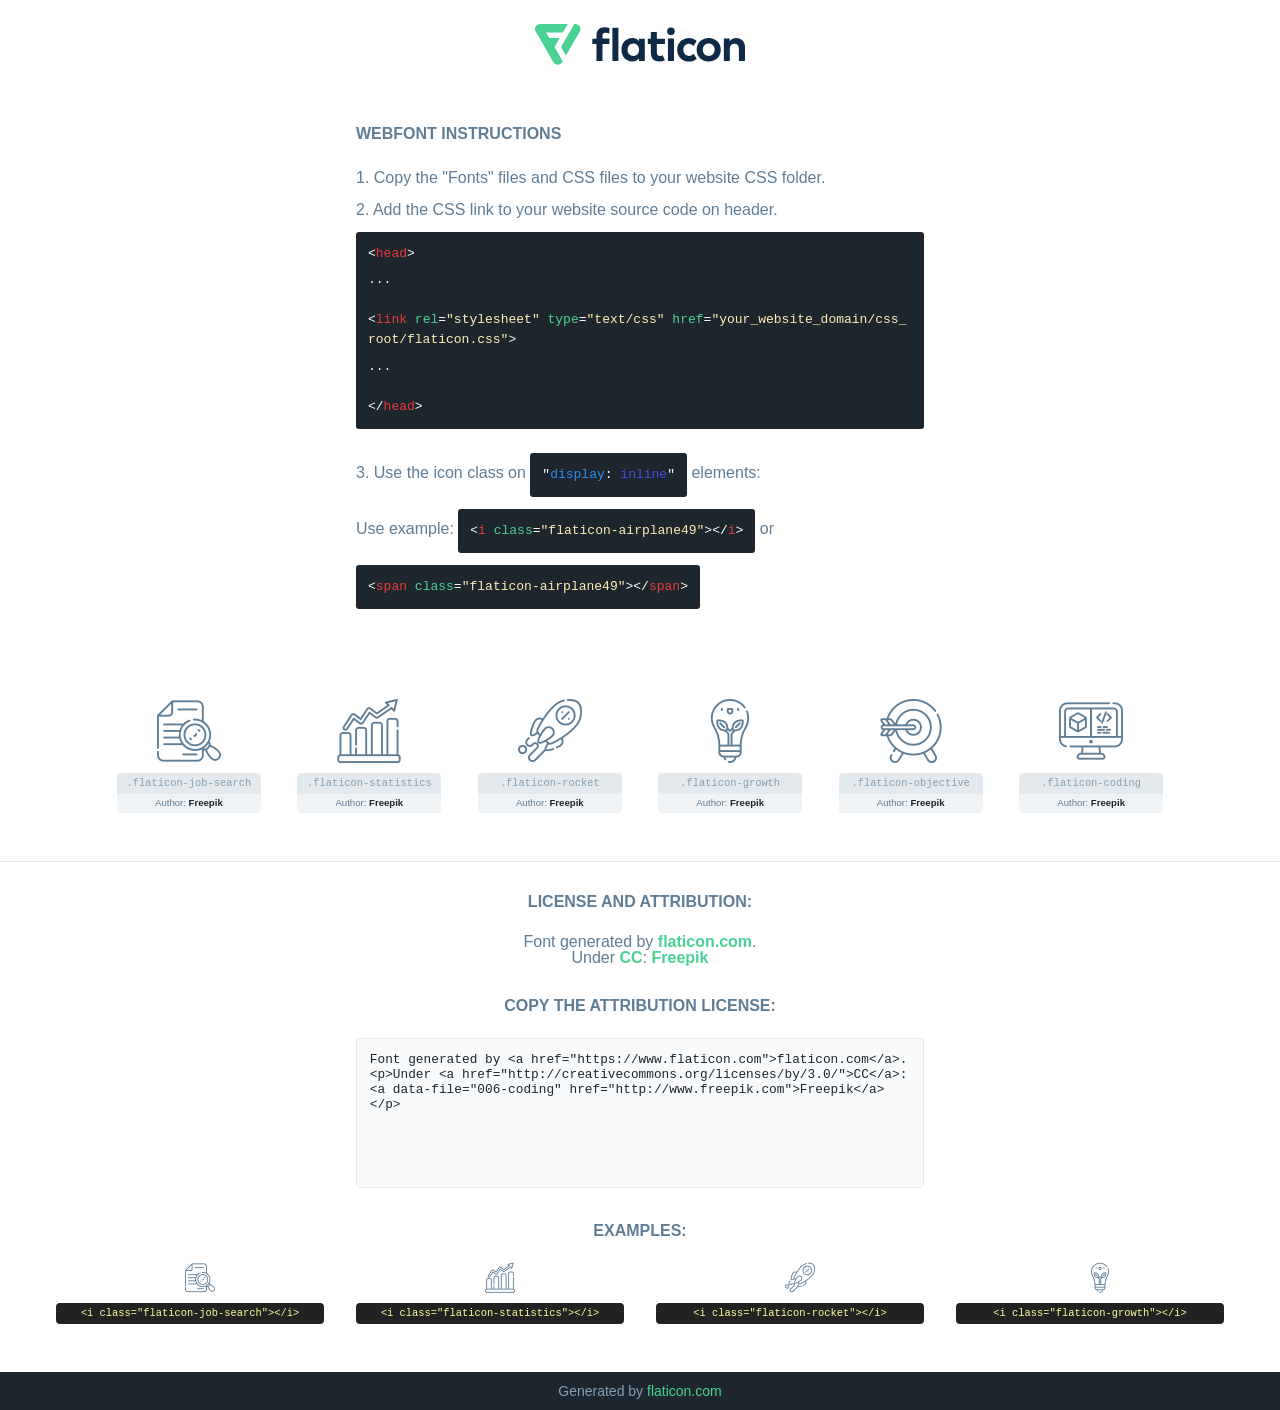
<file: fonts/flaticon/font/flaticon.html>
<!DOCTYPE html>
<!--
  Flaticon icon font: Flaticon
  Creation date: 19/01/2021 11:09
-->
<html>

<head>
    <title>Flaticon Webfont</title>
    <link rel="stylesheet" type="text/css" href="flaticon.css">
    <meta charset="UTF-8">
    <style>
    html, body, div, span, applet, object, iframe,
    h1, h2, h3, h4, h5, h6, p, blockquote, pre,
    a, abbr, acronym, address, big, cite, code,
    del, dfn, em, img, ins, kbd, q, s, samp,
    small, strike, strong, sub, sup, tt, var,
    b, u, i, center,
    dl, dt, dd, ol, ul, li,
    fieldset, form, label, legend,
    table, caption, tbody, tfoot, thead, tr, th, td,
    article, aside, canvas, details, embed,
    figure, figcaption, footer, header, hgroup,
    menu, nav, output, ruby, section, summary,
    time, mark, audio, video {
        margin: 0;
        padding: 0;
        border: 0;
        font-size: 100%;
        font: inherit;
        vertical-align: baseline;
    }
    /* HTML5 display-role reset for older browsers */
    article, aside, details, figcaption, figure,
    footer, header, hgroup, menu, nav, section {
        display: block;
    }
    body {
        line-height: 1;
    }
    ol, ul {
        list-style: none;
    }
    blockquote, q {
        quotes: none;
    }
    blockquote:before, blockquote:after,
    q:before, q:after {
        content: '';
        content: none;
    }
    table {
        border-collapse: collapse;
        border-spacing: 0;
    }
    body {
        font-family: Helvetica, Arial, sans-serif;
        font-size: 16px;
        color: #5f7d95;
    }
    a {
        color: #4AD295;
        font-weight: bold;
        text-decoration: none;
    }
    * {
        -moz-box-sizing: border-box;
        -webkit-box-sizing: border-box;
        box-sizing: border-box;
        margin: 0;
        padding: 0;
    }
    [class^="flaticon-"]:before, [class*=" flaticon-"]:before, [class^="flaticon-"]:after, [class*=" flaticon-"]:after {
        font-family: Flaticon;
        font-size: 30px;
        font-style: normal;
        margin-left: 20px;
        color: #333;
    }
    .wrapper {
        max-width: 600px;
        margin: auto;
        padding: 0 1em;
    }
    .title {
        margin-bottom: 24px;
        text-transform: uppercase;
        font-weight: bold;
    }
    header {
        text-align: center;
        padding: 24px;
    }
    header .logo {
        width: 210px;
        height: auto;
        border: none;
        display: inline-block;
    }
    header strong {
        font-size: 28px;
        font-weight: 500;
        vertical-align: middle;
    }
    .demo {
        margin: 2em auto;
        line-height: 1.25em;
    }
    .demo ul li {
        margin-bottom: 12px;
    }
    .demo ul li code {
        background-color: #1D262D;
        border-radius: 3px;
        padding: 12px;
        display: inline-block;
        color: #fff;
        font-family: Consolas,Monaco,Lucida Console,Liberation Mono,DejaVu Sans Mono,Bitstream Vera Sans Mono,Courier New, monospace;
        font-weight: lighter;
        margin-top: 12px;
        font-size: 13px;
        word-break: break-all;
    }
    .demo ul li code .red {
        color: #EC3A3B;
    }
    .demo ul li code .green {
        color: #4AD295;
    }
    .demo ul li code .yellow {
        color: #FFEEB6;
    }
    .demo ul li code .blue {
        color: #2C8CF4;
    }
    .demo ul li code .purple {
        color: #4949E7;
    }
    .demo ul li code .dots {
        margin-top: 0.5em;
        display: block;
    }
    #glyphs {
        border-bottom: 1px solid #E3E9ED;
        padding: 2em 0;
        text-align: center;
    }
    .glyph {
        display: inline-block;
        width: 9em;
        margin: 1em;
        text-align: center;
        vertical-align: top;
        background: #FFF;
    }
    .glyph .glyph-icon {
        padding: 10px;
        display: block;
        font-family:"Flaticon";
        font-size: 64px;
        line-height: 1;
    }
    .glyph .glyph-icon:before {
        font-size: 64px;
        color: #5f7d95;
        margin-left: 0;
    }
    .class-name {
        font-size: 0.65em;
        background-color: #E3E9ED;
        color: #869FB2;
        border-radius: 4px 4px 0 0;
        padding: 0.5em;
        font-family: Consolas,Monaco,Lucida Console,Liberation Mono,DejaVu Sans Mono,Bitstream Vera Sans Mono,Courier New, monospace;
    }
    .author-name {
        font-size: 0.6em;
        background-color: #EFF3F6;
        border-top: 0;
        border-radius: 0 0 4px 4px;
        padding: 0.5em;
    }
    .author-name a {
        color: #1D262D;
    }
    .class-name:last-child {
        font-size: 10px;
        color:#888;
    }
    .class-name:last-child a {
        font-size: 10px;
        color:#555;
    }
    .glyph > input {
        display: block;
        width: 100px;
        margin: 5px auto;
        text-align: center;
        font-size: 12px;
        cursor: text;
    }
    .glyph > input.icon-input {
        font-family:"Flaticon";
        font-size: 16px;
        margin-bottom: 10px;
    }
    .attribution .title {
        margin-top: 2em;
    }
    .attribution textarea {
        background-color: #F8FAFB;
        color: #1D262D;
        padding: 1em;
        border: none;
        box-shadow: none;
        border: 1px solid #E3E9ED;
        border-radius: 4px;
        resize: none;
        width: 100%;
        height: 150px;
        font-size: 0.8em;
        font-family: Consolas,Monaco,Lucida Console,Liberation Mono,DejaVu Sans Mono,Bitstream Vera Sans Mono,Courier New, monospace;
        -webkit-appearance: none;
    }
    .attribution textarea:hover {
        border-color: #CFD9E0;
    }
    .attribution textarea:focus {
        border-color: #4AD295;
    }
    .iconsuse {
        margin: 2em auto;
        text-align: center;
        max-width: 1200px;
    }
    .iconsuse:after {
        content: '';
        display: table;
        clear: both;
    }
    .iconsuse .image {
        float: left;
        width: 25%;
        padding: 0 1em;
    }
    .iconsuse .image p {
        margin-bottom: 1em;
    }
    .iconsuse .image span {
        display: block;
        font-size: 0.65em;
        background-color: #222;
        color: #fff;
        border-radius: 4px;
        padding: 0.5em;
        color: #FFFF99;
        margin-top: 1em;
        font-family: Consolas,Monaco,Lucida Console,Liberation Mono,DejaVu Sans Mono,Bitstream Vera Sans Mono,Courier New, monospace;
    }
    .glyph-icon:before {
        color: #5f7d95;
    }
    #footer {
        text-align: center;
        background-color: #1D262D;
        color: #869FB2;
        padding: 12px;
        font-size: 14px;
    }
    #footer a {
        font-weight: normal;
    }
    @media (max-width: 960px) {
        .iconsuse .image {
            width: 50%;
        }
    }
    </style>
</head>

<body class="characters-off">

    <header>
        <a href="https://www.flaticon.com/" target="_blank" class="logo">
            <svg xmlns="http://www.w3.org/2000/svg" viewBox="0 0 394.3 76.5"><path d="M156.6,69.4H145.3V7.1h11.3Z" style="fill:#0e2a47"/><path d="M206.2,69.4h-11V64.8a15.4,15.4,0,0,1-12.6,5.7c-11.6,0-20.3-9.5-20.3-22.1s8.8-22.1,20.3-22.1a15.4,15.4,0,0,1,12.6,5.8V27.5h11Zm-32.4-21c0,6.4,4.2,11.6,10.8,11.6s10.8-4.9,10.8-11.6-4.4-11.6-10.8-11.6S173.9,42,173.9,48.4Z" style="fill:#0e2a47"/><path d="M262.5,13.7a7.2,7.2,0,0,1-14.4,0,7.2,7.2,0,1,1,14.4,0ZM261,69.4H249.6v-42H261Z" style="fill:#0e2a47"/><path id="_Trazado_" data-name="&lt;Trazado&gt;" d="M139.6,17.8a16.6,16.6,0,0,0-8-1.4c-3.2.4-4.9,2-4.9,5.9v5.1h13V37.5h-13v32H115.4v-32h-7.8v-10h7.8V22.2c0-9.9,5.2-16.3,15-16.3a23.4,23.4,0,0,1,9.3,1.8Z" style="fill:#0e2a47"/><path d="M235.1,60c-3.5,0-6.3-1.9-6.3-7.1V37.5H244v-10H228.8V15H217.5V27.5h-5.7v10h5.7V53.7c0,10.9,5.3,16.8,15.7,16.8A22.9,22.9,0,0,0,244,68l-4.3-9.1A12.3,12.3,0,0,1,235.1,60Z" style="fill:#0e2a47"/><path d="M348.9,48.4c0,12.6-9.7,22.1-22.7,22.1s-22.7-9.4-22.7-22.1,9.6-22.1,22.7-22.1S348.9,35.8,348.9,48.4Zm-33.9,0c0,6.8,4.8,11.6,11.1,11.6s11.2-4.8,11.2-11.6-4.8-11.6-11.2-11.6S315.1,41.6,315.1,48.4Z" style="fill:#0e2a47"/><path d="M394.3,42.7V69.4H382.9V46.3c0-6.1-3-9.4-8.2-9.4s-8.9,3.2-8.9,9.5v23H354.6v-42h11v4.9c3-4.5,7.6-6.1,12.3-6.1C387.5,26.3,394.3,33,394.3,42.7Z" style="fill:#0e2a47"/><path d="M298,55.7h0a12.4,12.4,0,0,1-8.2,4.2h-.9l-1.8-.2a10,10,0,0,1-7.4-5.6,13.2,13.2,0,0,1-1.2-5.8,13,13,0,0,1,1.3-5.9,10.1,10.1,0,0,1,7.5-5.5h2.4a11.7,11.7,0,0,1,8.3,4.2l5.5-9.6a19.9,19.9,0,0,0-8.1-4.3,23.4,23.4,0,0,0-6.1-.8,25.2,25.2,0,0,0-7.5,1.1,20.9,20.9,0,0,0-8,4.6,21.9,21.9,0,0,0-6.8,16.4,21.9,21.9,0,0,0,6.7,16.3,20.9,20.9,0,0,0,8,4.6,25.2,25.2,0,0,0,7.7,1.2,23.6,23.6,0,0,0,6.2-.8,20,20,0,0,0,8.1-4.4Z" style="fill:#0e2a47"/><path d="M46.3,26.5H26.9L20.8,16H52.4L61.6,0H9.4A9.3,9.3,0,0,0,1.3,4.7a9.3,9.3,0,0,0,0,9.4L34.6,71.8a9.4,9.4,0,0,0,16.2,0l1.1-1.9L36.6,43.3Z" style="fill:#4ad295"/><path d="M84.2,4.7A9.3,9.3,0,0,0,76.1,0H73.8l-25,43.3,9.2,16L84.2,14A9.3,9.3,0,0,0,84.2,4.7Z" style="fill:#4ad295"/></svg>
        </a>
    </header>

    <section class="demo wrapper">

        <p class="title">Webfont Instructions</p>

        <ul>
            <li>
                <span class="num">1. </span>Copy the "Fonts" files and CSS files to your website CSS folder.
            </li>
            <li>
                <span class="num">2. </span>Add the CSS link to your website source code on header.
                <code class="big">
                    &lt;<span class="red">head</span>&gt;
                    <br/><span class="dots">...</span>
                    <br/>&lt;<span class="red">link</span> <span class="green">rel</span>=<span class="yellow">"stylesheet"</span> <span class="green">type</span>=<span class="yellow">"text/css"</span> <span class="green">href</span>=<span class="yellow">"your_website_domain/css_root/flaticon.css"</span>&gt;
                    <br/><span class="dots">...</span>
                    <br/>&lt;/<span class="red">head</span>&gt;
                </code>
            </li>

            <li>
                <p>
                    <span class="num">3. </span>Use the icon class on <code>"<span class="blue">display</span>:<span class="purple"> inline</span>"</code> elements:
                    <br />
                    Use example: <code>&lt;<span class="red">i</span> <span class="green">class</span>=<span class="yellow">&quot;flaticon-airplane49&quot;</span>&gt;&lt;/<span class="red">i</span>&gt;</code> or <code>&lt;<span class="red">span</span> <span class="green">class</span>=<span class="yellow">&quot;flaticon-airplane49&quot;</span>&gt;&lt;/<span class="red">span</span>&gt;</code>
            </li>
        </ul>

    </section>




   <section id="glyphs">          
    
      
        <div class="glyph"><div class="glyph-icon flaticon-job-search"></div>
            <div class="class-name">.flaticon-job-search</div>
            <div class="author-name">Author: <a data-file="001-job-search" href="http://www.freepik.com">Freepik</a> </div> 
        </div>        
        
        <div class="glyph"><div class="glyph-icon flaticon-statistics"></div>
            <div class="class-name">.flaticon-statistics</div>
            <div class="author-name">Author: <a data-file="002-statistics" href="http://www.freepik.com">Freepik</a> </div> 
        </div>        
        
        <div class="glyph"><div class="glyph-icon flaticon-rocket"></div>
            <div class="class-name">.flaticon-rocket</div>
            <div class="author-name">Author: <a data-file="003-rocket" href="http://www.freepik.com">Freepik</a> </div> 
        </div>        
        
        <div class="glyph"><div class="glyph-icon flaticon-growth"></div>
            <div class="class-name">.flaticon-growth</div>
            <div class="author-name">Author: <a data-file="004-growth" href="http://www.freepik.com">Freepik</a> </div> 
        </div>        
        
        <div class="glyph"><div class="glyph-icon flaticon-objective"></div>
            <div class="class-name">.flaticon-objective</div>
            <div class="author-name">Author: <a data-file="005-objective" href="http://www.freepik.com">Freepik</a> </div> 
        </div>        
        
        <div class="glyph"><div class="glyph-icon flaticon-coding"></div>
            <div class="class-name">.flaticon-coding</div>
            <div class="author-name">Author: <a data-file="006-coding" href="http://www.freepik.com">Freepik</a> </div> 
        </div>        
        

    </section>



    <section class="attribution wrapper"   style="text-align:center;">

      <div class="title">License and attribution:</div><div class="attrDiv">Font generated by <a href="https://www.flaticon.com">flaticon.com</a>. <div><p>Under <a href="http://creativecommons.org/licenses/by/3.0/">CC</a>: <a data-file="006-coding" href="http://www.freepik.com">Freepik</a></p>  </div>
      </div>
      <div class="title">Copy the Attribution License:</div>

    <textarea onclick="this.focus();this.select();">Font generated by &lt;a href=&quot;https://www.flaticon.com&quot;&gt;flaticon.com&lt;/a&gt;. <p>Under <a href="http://creativecommons.org/licenses/by/3.0/">CC</a>: <a data-file="006-coding" href="http://www.freepik.com">Freepik</a></p>  
     </textarea>

    </section>

    <section class="iconsuse">

          <div class="title">Examples:</div>            
             
            <div class="image">
                <p>
                    <i class="glyph-icon flaticon-job-search"></i> 
                    <span>&lt;i class=&quot;flaticon-job-search&quot;&gt;&lt;/i&gt;</span>
                </p>
            </div>
            
            <div class="image">
                <p>
                    <i class="glyph-icon flaticon-statistics"></i> 
                    <span>&lt;i class=&quot;flaticon-statistics&quot;&gt;&lt;/i&gt;</span>
                </p>
            </div>
            
            <div class="image">
                <p>
                    <i class="glyph-icon flaticon-rocket"></i> 
                    <span>&lt;i class=&quot;flaticon-rocket&quot;&gt;&lt;/i&gt;</span>
                </p>
            </div>
            
            <div class="image">
                <p>
                    <i class="glyph-icon flaticon-growth"></i> 
                    <span>&lt;i class=&quot;flaticon-growth&quot;&gt;&lt;/i&gt;</span>
                </p>
            </div>
                       
        </div>
                            
    </section>

<div id="footer">
    <div>Generated by <a href="https://www.flaticon.com">flaticon.com</a>
    </div>
</div>



</body>
</html>
</file>
<file: fonts/icomoon/style.css>
@font-face {
  font-family: 'icomoon';
  src:  url('fonts/icomoon.eot?10si43');
  src:  url('fonts/icomoon.eot?10si43#iefix') format('embedded-opentype'),
    url('fonts/icomoon.ttf?10si43') format('truetype'),
    url('fonts/icomoon.woff?10si43') format('woff'),
    url('fonts/icomoon.svg?10si43#icomoon') format('svg');
  font-weight: normal;
  font-style: normal;
}

[class^="icon-"], [class*=" icon-"] {
  /* use !important to prevent issues with browser extensions that change fonts */
  font-family: 'icomoon' !important;
  speak: none;
  font-style: normal;
  font-weight: normal;
  font-variant: normal;
  text-transform: none;
  line-height: 1;

  /* Better Font Rendering =========== */
  -webkit-font-smoothing: antialiased;
  -moz-osx-font-smoothing: grayscale;
}

.icon-asterisk:before {
  content: "\f069";
}
.icon-plus:before {
  content: "\f067";
}
.icon-question:before {
  content: "\f128";
}
.icon-minus:before {
  content: "\f068";
}
.icon-glass:before {
  content: "\f000";
}
.icon-music:before {
  content: "\f001";
}
.icon-search:before {
  content: "\f002";
}
.icon-envelope-o:before {
  content: "\f003";
}
.icon-heart:before {
  content: "\f004";
}
.icon-star:before {
  content: "\f005";
}
.icon-star-o:before {
  content: "\f006";
}
.icon-user:before {
  content: "\f007";
}
.icon-film:before {
  content: "\f008";
}
.icon-th-large:before {
  content: "\f009";
}
.icon-th:before {
  content: "\f00a";
}
.icon-th-list:before {
  content: "\f00b";
}
.icon-check:before {
  content: "\f00c";
}
.icon-close:before {
  content: "\f00d";
}
.icon-remove:before {
  content: "\f00d";
}
.icon-times:before {
  content: "\f00d";
}
.icon-search-plus:before {
  content: "\f00e";
}
.icon-search-minus:before {
  content: "\f010";
}
.icon-power-off:before {
  content: "\f011";
}
.icon-signal:before {
  content: "\f012";
}
.icon-cog:before {
  content: "\f013";
}
.icon-gear:before {
  content: "\f013";
}
.icon-trash-o:before {
  content: "\f014";
}
.icon-home:before {
  content: "\f015";
}
.icon-file-o:before {
  content: "\f016";
}
.icon-clock-o:before {
  content: "\f017";
}
.icon-road:before {
  content: "\f018";
}
.icon-download:before {
  content: "\f019";
}
.icon-arrow-circle-o-down:before {
  content: "\f01a";
}
.icon-arrow-circle-o-up:before {
  content: "\f01b";
}
.icon-inbox:before {
  content: "\f01c";
}
.icon-play-circle-o:before {
  content: "\f01d";
}
.icon-repeat:before {
  content: "\f01e";
}
.icon-rotate-right:before {
  content: "\f01e";
}
.icon-refresh:before {
  content: "\f021";
}
.icon-list-alt:before {
  content: "\f022";
}
.icon-lock:before {
  content: "\f023";
}
.icon-flag:before {
  content: "\f024";
}
.icon-headphones:before {
  content: "\f025";
}
.icon-volume-off:before {
  content: "\f026";
}
.icon-volume-down:before {
  content: "\f027";
}
.icon-volume-up:before {
  content: "\f028";
}
.icon-qrcode:before {
  content: "\f029";
}
.icon-barcode:before {
  content: "\f02a";
}
.icon-tag:before {
  content: "\f02b";
}
.icon-tags:before {
  content: "\f02c";
}
.icon-book:before {
  content: "\f02d";
}
.icon-bookmark:before {
  content: "\f02e";
}
.icon-print:before {
  content: "\f02f";
}
.icon-camera:before {
  content: "\f030";
}
.icon-font:before {
  content: "\f031";
}
.icon-bold:before {
  content: "\f032";
}
.icon-italic:before {
  content: "\f033";
}
.icon-text-height:before {
  content: "\f034";
}
.icon-text-width:before {
  content: "\f035";
}
.icon-align-left:before {
  content: "\f036";
}
.icon-align-center:before {
  content: "\f037";
}
.icon-align-right:before {
  content: "\f038";
}
.icon-align-justify:before {
  content: "\f039";
}
.icon-list:before {
  content: "\f03a";
}
.icon-dedent:before {
  content: "\f03b";
}
.icon-outdent:before {
  content: "\f03b";
}
.icon-indent:before {
  content: "\f03c";
}
.icon-video-camera:before {
  content: "\f03d";
}
.icon-image:before {
  content: "\f03e";
}
.icon-photo:before {
  content: "\f03e";
}
.icon-picture-o:before {
  content: "\f03e";
}
.icon-pencil:before {
  content: "\f040";
}
.icon-map-marker:before {
  content: "\f041";
}
.icon-adjust:before {
  content: "\f042";
}
.icon-tint:before {
  content: "\f043";
}
.icon-edit:before {
  content: "\f044";
}
.icon-pencil-square-o:before {
  content: "\f044";
}
.icon-share-square-o:before {
  content: "\f045";
}
.icon-check-square-o:before {
  content: "\f046";
}
.icon-arrows:before {
  content: "\f047";
}
.icon-step-backward:before {
  content: "\f048";
}
.icon-fast-backward:before {
  content: "\f049";
}
.icon-backward:before {
  content: "\f04a";
}
.icon-play:before {
  content: "\f04b";
}
.icon-pause:before {
  content: "\f04c";
}
.icon-stop:before {
  content: "\f04d";
}
.icon-forward:before {
  content: "\f04e";
}
.icon-fast-forward:before {
  content: "\f050";
}
.icon-step-forward:before {
  content: "\f051";
}
.icon-eject:before {
  content: "\f052";
}
.icon-chevron-left:before {
  content: "\f053";
}
.icon-chevron-right:before {
  content: "\f054";
}
.icon-plus-circle:before {
  content: "\f055";
}
.icon-minus-circle:before {
  content: "\f056";
}
.icon-times-circle:before {
  content: "\f057";
}
.icon-check-circle:before {
  content: "\f058";
}
.icon-question-circle:before {
  content: "\f059";
}
.icon-info-circle:before {
  content: "\f05a";
}
.icon-crosshairs:before {
  content: "\f05b";
}
.icon-times-circle-o:before {
  content: "\f05c";
}
.icon-check-circle-o:before {
  content: "\f05d";
}
.icon-ban:before {
  content: "\f05e";
}
.icon-arrow-left:before {
  content: "\f060";
}
.icon-arrow-right:before {
  content: "\f061";
}
.icon-arrow-up:before {
  content: "\f062";
}
.icon-arrow-down:before {
  content: "\f063";
}
.icon-mail-forward:before {
  content: "\f064";
}
.icon-share:before {
  content: "\f064";
}
.icon-expand:before {
  content: "\f065";
}
.icon-compress:before {
  content: "\f066";
}
.icon-exclamation-circle:before {
  content: "\f06a";
}
.icon-gift:before {
  content: "\f06b";
}
.icon-leaf:before {
  content: "\f06c";
}
.icon-fire:before {
  content: "\f06d";
}
.icon-eye:before {
  content: "\f06e";
}
.icon-eye-slash:before {
  content: "\f070";
}
.icon-exclamation-triangle:before {
  content: "\f071";
}
.icon-warning:before {
  content: "\f071";
}
.icon-plane:before {
  content: "\f072";
}
.icon-calendar:before {
  content: "\f073";
}
.icon-random:before {
  content: "\f074";
}
.icon-comment:before {
  content: "\f075";
}
.icon-magnet:before {
  content: "\f076";
}
.icon-chevron-up:before {
  content: "\f077";
}
.icon-chevron-down:before {
  content: "\f078";
}
.icon-retweet:before {
  content: "\f079";
}
.icon-shopping-cart:before {
  content: "\f07a";
}
.icon-folder:before {
  content: "\f07b";
}
.icon-folder-open:before {
  content: "\f07c";
}
.icon-arrows-v:before {
  content: "\f07d";
}
.icon-arrows-h:before {
  content: "\f07e";
}
.icon-bar-chart:before {
  content: "\f080";
}
.icon-bar-chart-o:before {
  content: "\f080";
}
.icon-twitter-square:before {
  content: "\f081";
}
.icon-facebook-square:before {
  content: "\f082";
}
.icon-camera-retro:before {
  content: "\f083";
}
.icon-key:before {
  content: "\f084";
}
.icon-cogs:before {
  content: "\f085";
}
.icon-gears:before {
  content: "\f085";
}
.icon-comments:before {
  content: "\f086";
}
.icon-thumbs-o-up:before {
  content: "\f087";
}
.icon-thumbs-o-down:before {
  content: "\f088";
}
.icon-star-half:before {
  content: "\f089";
}
.icon-heart-o:before {
  content: "\f08a";
}
.icon-sign-out:before {
  content: "\f08b";
}
.icon-linkedin-square:before {
  content: "\f08c";
}
.icon-thumb-tack:before {
  content: "\f08d";
}
.icon-external-link:before {
  content: "\f08e";
}
.icon-sign-in:before {
  content: "\f090";
}
.icon-trophy:before {
  content: "\f091";
}
.icon-github-square:before {
  content: "\f092";
}
.icon-upload:before {
  content: "\f093";
}
.icon-lemon-o:before {
  content: "\f094";
}
.icon-phone:before {
  content: "\f095";
}
.icon-square-o:before {
  content: "\f096";
}
.icon-bookmark-o:before {
  content: "\f097";
}
.icon-phone-square:before {
  content: "\f098";
}
.icon-twitter:before {
  content: "\f099";
}
.icon-facebook:before {
  content: "\f09a";
}
.icon-facebook-f:before {
  content: "\f09a";
}
.icon-github:before {
  content: "\f09b";
}
.icon-unlock:before {
  content: "\f09c";
}
.icon-credit-card:before {
  content: "\f09d";
}
.icon-feed:before {
  content: "\f09e";
}
.icon-rss:before {
  content: "\f09e";
}
.icon-hdd-o:before {
  content: "\f0a0";
}
.icon-bullhorn:before {
  content: "\f0a1";
}
.icon-bell-o:before {
  content: "\f0a2";
}
.icon-certificate:before {
  content: "\f0a3";
}
.icon-hand-o-right:before {
  content: "\f0a4";
}
.icon-hand-o-left:before {
  content: "\f0a5";
}
.icon-hand-o-up:before {
  content: "\f0a6";
}
.icon-hand-o-down:before {
  content: "\f0a7";
}
.icon-arrow-circle-left:before {
  content: "\f0a8";
}
.icon-arrow-circle-right:before {
  content: "\f0a9";
}
.icon-arrow-circle-up:before {
  content: "\f0aa";
}
.icon-arrow-circle-down:before {
  content: "\f0ab";
}
.icon-globe:before {
  content: "\f0ac";
}
.icon-wrench:before {
  content: "\f0ad";
}
.icon-tasks:before {
  content: "\f0ae";
}
.icon-filter:before {
  content: "\f0b0";
}
.icon-briefcase:before {
  content: "\f0b1";
}
.icon-arrows-alt:before {
  content: "\f0b2";
}
.icon-group:before {
  content: "\f0c0";
}
.icon-users:before {
  content: "\f0c0";
}
.icon-chain:before {
  content: "\f0c1";
}
.icon-link:before {
  content: "\f0c1";
}
.icon-cloud:before {
  content: "\f0c2";
}
.icon-flask:before {
  content: "\f0c3";
}
.icon-cut:before {
  content: "\f0c4";
}
.icon-scissors:before {
  content: "\f0c4";
}
.icon-copy:before {
  content: "\f0c5";
}
.icon-files-o:before {
  content: "\f0c5";
}
.icon-paperclip:before {
  content: "\f0c6";
}
.icon-floppy-o:before {
  content: "\f0c7";
}
.icon-save:before {
  content: "\f0c7";
}
.icon-square:before {
  content: "\f0c8";
}
.icon-bars:before {
  content: "\f0c9";
}
.icon-navicon:before {
  content: "\f0c9";
}
.icon-reorder:before {
  content: "\f0c9";
}
.icon-list-ul:before {
  content: "\f0ca";
}
.icon-list-ol:before {
  content: "\f0cb";
}
.icon-strikethrough:before {
  content: "\f0cc";
}
.icon-underline:before {
  content: "\f0cd";
}
.icon-table:before {
  content: "\f0ce";
}
.icon-magic:before {
  content: "\f0d0";
}
.icon-truck:before {
  content: "\f0d1";
}
.icon-pinterest:before {
  content: "\f0d2";
}
.icon-pinterest-square:before {
  content: "\f0d3";
}
.icon-google-plus-square:before {
  content: "\f0d4";
}
.icon-google-plus:before {
  content: "\f0d5";
}
.icon-money:before {
  content: "\f0d6";
}
.icon-caret-down:before {
  content: "\f0d7";
}
.icon-caret-up:before {
  content: "\f0d8";
}
.icon-caret-left:before {
  content: "\f0d9";
}
.icon-caret-right:before {
  content: "\f0da";
}
.icon-columns:before {
  content: "\f0db";
}
.icon-sort:before {
  content: "\f0dc";
}
.icon-unsorted:before {
  content: "\f0dc";
}
.icon-sort-desc:before {
  content: "\f0dd";
}
.icon-sort-down:before {
  content: "\f0dd";
}
.icon-sort-asc:before {
  content: "\f0de";
}
.icon-sort-up:before {
  content: "\f0de";
}
.icon-envelope:before {
  content: "\f0e0";
}
.icon-linkedin:before {
  content: "\f0e1";
}
.icon-rotate-left:before {
  content: "\f0e2";
}
.icon-undo:before {
  content: "\f0e2";
}
.icon-gavel:before {
  content: "\f0e3";
}
.icon-legal:before {
  content: "\f0e3";
}
.icon-dashboard:before {
  content: "\f0e4";
}
.icon-tachometer:before {
  content: "\f0e4";
}
.icon-comment-o:before {
  content: "\f0e5";
}
.icon-comments-o:before {
  content: "\f0e6";
}
.icon-bolt:before {
  content: "\f0e7";
}
.icon-flash:before {
  content: "\f0e7";
}
.icon-sitemap:before {
  content: "\f0e8";
}
.icon-umbrella:before {
  content: "\f0e9";
}
.icon-clipboard:before {
  content: "\f0ea";
}
.icon-paste:before {
  content: "\f0ea";
}
.icon-lightbulb-o:before {
  content: "\f0eb";
}
.icon-exchange:before {
  content: "\f0ec";
}
.icon-cloud-download:before {
  content: "\f0ed";
}
.icon-cloud-upload:before {
  content: "\f0ee";
}
.icon-user-md:before {
  content: "\f0f0";
}
.icon-stethoscope:before {
  content: "\f0f1";
}
.icon-suitcase:before {
  content: "\f0f2";
}
.icon-bell:before {
  content: "\f0f3";
}
.icon-coffee:before {
  content: "\f0f4";
}
.icon-cutlery:before {
  content: "\f0f5";
}
.icon-file-text-o:before {
  content: "\f0f6";
}
.icon-building-o:before {
  content: "\f0f7";
}
.icon-hospital-o:before {
  content: "\f0f8";
}
.icon-ambulance:before {
  content: "\f0f9";
}
.icon-medkit:before {
  content: "\f0fa";
}
.icon-fighter-jet:before {
  content: "\f0fb";
}
.icon-beer:before {
  content: "\f0fc";
}
.icon-h-square:before {
  content: "\f0fd";
}
.icon-plus-square:before {
  content: "\f0fe";
}
.icon-angle-double-left:before {
  content: "\f100";
}
.icon-angle-double-right:before {
  content: "\f101";
}
.icon-angle-double-up:before {
  content: "\f102";
}
.icon-angle-double-down:before {
  content: "\f103";
}
.icon-angle-left:before {
  content: "\f104";
}
.icon-angle-right:before {
  content: "\f105";
}
.icon-angle-up:before {
  content: "\f106";
}
.icon-angle-down:before {
  content: "\f107";
}
.icon-desktop:before {
  content: "\f108";
}
.icon-laptop:before {
  content: "\f109";
}
.icon-tablet:before {
  content: "\f10a";
}
.icon-mobile:before {
  content: "\f10b";
}
.icon-mobile-phone:before {
  content: "\f10b";
}
.icon-circle-o:before {
  content: "\f10c";
}
.icon-quote-left:before {
  content: "\f10d";
}
.icon-quote-right:before {
  content: "\f10e";
}
.icon-spinner:before {
  content: "\f110";
}
.icon-circle:before {
  content: "\f111";
}
.icon-mail-reply:before {
  content: "\f112";
}
.icon-reply:before {
  content: "\f112";
}
.icon-github-alt:before {
  content: "\f113";
}
.icon-folder-o:before {
  content: "\f114";
}
.icon-folder-open-o:before {
  content: "\f115";
}
.icon-smile-o:before {
  content: "\f118";
}
.icon-frown-o:before {
  content: "\f119";
}
.icon-meh-o:before {
  content: "\f11a";
}
.icon-gamepad:before {
  content: "\f11b";
}
.icon-keyboard-o:before {
  content: "\f11c";
}
.icon-flag-o:before {
  content: "\f11d";
}
.icon-flag-checkered:before {
  content: "\f11e";
}
.icon-terminal:before {
  content: "\f120";
}
.icon-code:before {
  content: "\f121";
}
.icon-mail-reply-all:before {
  content: "\f122";
}
.icon-reply-all:before {
  content: "\f122";
}
.icon-star-half-empty:before {
  content: "\f123";
}
.icon-star-half-full:before {
  content: "\f123";
}
.icon-star-half-o:before {
  content: "\f123";
}
.icon-location-arrow:before {
  content: "\f124";
}
.icon-crop:before {
  content: "\f125";
}
.icon-code-fork:before {
  content: "\f126";
}
.icon-chain-broken:before {
  content: "\f127";
}
.icon-unlink:before {
  content: "\f127";
}
.icon-info:before {
  content: "\f129";
}
.icon-exclamation:before {
  content: "\f12a";
}
.icon-superscript:before {
  content: "\f12b";
}
.icon-subscript:before {
  content: "\f12c";
}
.icon-eraser:before {
  content: "\f12d";
}
.icon-puzzle-piece:before {
  content: "\f12e";
}
.icon-microphone:before {
  content: "\f130";
}
.icon-microphone-slash:before {
  content: "\f131";
}
.icon-shield:before {
  content: "\f132";
}
.icon-calendar-o:before {
  content: "\f133";
}
.icon-fire-extinguisher:before {
  content: "\f134";
}
.icon-rocket:before {
  content: "\f135";
}
.icon-maxcdn:before {
  content: "\f136";
}
.icon-chevron-circle-left:before {
  content: "\f137";
}
.icon-chevron-circle-right:before {
  content: "\f138";
}
.icon-chevron-circle-up:before {
  content: "\f139";
}
.icon-chevron-circle-down:before {
  content: "\f13a";
}
.icon-html5:before {
  content: "\f13b";
}
.icon-css3:before {
  content: "\f13c";
}
.icon-anchor:before {
  content: "\f13d";
}
.icon-unlock-alt:before {
  content: "\f13e";
}
.icon-bullseye:before {
  content: "\f140";
}
.icon-ellipsis-h:before {
  content: "\f141";
}
.icon-ellipsis-v:before {
  content: "\f142";
}
.icon-rss-square:before {
  content: "\f143";
}
.icon-play-circle:before {
  content: "\f144";
}
.icon-ticket:before {
  content: "\f145";
}
.icon-minus-square:before {
  content: "\f146";
}
.icon-minus-square-o:before {
  content: "\f147";
}
.icon-level-up:before {
  content: "\f148";
}
.icon-level-down:before {
  content: "\f149";
}
.icon-check-square:before {
  content: "\f14a";
}
.icon-pencil-square:before {
  content: "\f14b";
}
.icon-external-link-square:before {
  content: "\f14c";
}
.icon-share-square:before {
  content: "\f14d";
}
.icon-compass:before {
  content: "\f14e";
}
.icon-caret-square-o-down:before {
  content: "\f150";
}
.icon-toggle-down:before {
  content: "\f150";
}
.icon-caret-square-o-up:before {
  content: "\f151";
}
.icon-toggle-up:before {
  content: "\f151";
}
.icon-caret-square-o-right:before {
  content: "\f152";
}
.icon-toggle-right:before {
  content: "\f152";
}
.icon-eur:before {
  content: "\f153";
}
.icon-euro:before {
  content: "\f153";
}
.icon-gbp:before {
  content: "\f154";
}
.icon-dollar:before {
  content: "\f155";
}
.icon-usd:before {
  content: "\f155";
}
.icon-inr:before {
  content: "\f156";
}
.icon-rupee:before {
  content: "\f156";
}
.icon-cny:before {
  content: "\f157";
}
.icon-jpy:before {
  content: "\f157";
}
.icon-rmb:before {
  content: "\f157";
}
.icon-yen:before {
  content: "\f157";
}
.icon-rouble:before {
  content: "\f158";
}
.icon-rub:before {
  content: "\f158";
}
.icon-ruble:before {
  content: "\f158";
}
.icon-krw:before {
  content: "\f159";
}
.icon-won:before {
  content: "\f159";
}
.icon-bitcoin:before {
  content: "\f15a";
}
.icon-btc:before {
  content: "\f15a";
}
.icon-file:before {
  content: "\f15b";
}
.icon-file-text:before {
  content: "\f15c";
}
.icon-sort-alpha-asc:before {
  content: "\f15d";
}
.icon-sort-alpha-desc:before {
  content: "\f15e";
}
.icon-sort-amount-asc:before {
  content: "\f160";
}
.icon-sort-amount-desc:before {
  content: "\f161";
}
.icon-sort-numeric-asc:before {
  content: "\f162";
}
.icon-sort-numeric-desc:before {
  content: "\f163";
}
.icon-thumbs-up:before {
  content: "\f164";
}
.icon-thumbs-down:before {
  content: "\f165";
}
.icon-youtube-square:before {
  content: "\f166";
}
.icon-youtube:before {
  content: "\f167";
}
.icon-xing:before {
  content: "\f168";
}
.icon-xing-square:before {
  content: "\f169";
}
.icon-youtube-play:before {
  content: "\f16a";
}
.icon-dropbox:before {
  content: "\f16b";
}
.icon-stack-overflow:before {
  content: "\f16c";
}
.icon-instagram:before {
  content: "\f16d";
}
.icon-flickr:before {
  content: "\f16e";
}
.icon-adn:before {
  content: "\f170";
}
.icon-bitbucket:before {
  content: "\f171";
}
.icon-bitbucket-square:before {
  content: "\f172";
}
.icon-tumblr:before {
  content: "\f173";
}
.icon-tumblr-square:before {
  content: "\f174";
}
.icon-long-arrow-down:before {
  content: "\f175";
}
.icon-long-arrow-up:before {
  content: "\f176";
}
.icon-long-arrow-left:before {
  content: "\f177";
}
.icon-long-arrow-right:before {
  content: "\f178";
}
.icon-apple:before {
  content: "\f179";
}
.icon-windows:before {
  content: "\f17a";
}
.icon-android:before {
  content: "\f17b";
}
.icon-linux:before {
  content: "\f17c";
}
.icon-dribbble:before {
  content: "\f17d";
}
.icon-skype:before {
  content: "\f17e";
}
.icon-foursquare:before {
  content: "\f180";
}
.icon-trello:before {
  content: "\f181";
}
.icon-female:before {
  content: "\f182";
}
.icon-male:before {
  content: "\f183";
}
.icon-gittip:before {
  content: "\f184";
}
.icon-gratipay:before {
  content: "\f184";
}
.icon-sun-o:before {
  content: "\f185";
}
.icon-moon-o:before {
  content: "\f186";
}
.icon-archive:before {
  content: "\f187";
}
.icon-bug:before {
  content: "\f188";
}
.icon-vk:before {
  content: "\f189";
}
.icon-weibo:before {
  content: "\f18a";
}
.icon-renren:before {
  content: "\f18b";
}
.icon-pagelines:before {
  content: "\f18c";
}
.icon-stack-exchange:before {
  content: "\f18d";
}
.icon-arrow-circle-o-right:before {
  content: "\f18e";
}
.icon-arrow-circle-o-left:before {
  content: "\f190";
}
.icon-caret-square-o-left:before {
  content: "\f191";
}
.icon-toggle-left:before {
  content: "\f191";
}
.icon-dot-circle-o:before {
  content: "\f192";
}
.icon-wheelchair:before {
  content: "\f193";
}
.icon-vimeo-square:before {
  content: "\f194";
}
.icon-try:before {
  content: "\f195";
}
.icon-turkish-lira:before {
  content: "\f195";
}
.icon-plus-square-o:before {
  content: "\f196";
}
.icon-space-shuttle:before {
  content: "\f197";
}
.icon-slack:before {
  content: "\f198";
}
.icon-envelope-square:before {
  content: "\f199";
}
.icon-wordpress:before {
  content: "\f19a";
}
.icon-openid:before {
  content: "\f19b";
}
.icon-bank:before {
  content: "\f19c";
}
.icon-institution:before {
  content: "\f19c";
}
.icon-university:before {
  content: "\f19c";
}
.icon-graduation-cap:before {
  content: "\f19d";
}
.icon-mortar-board:before {
  content: "\f19d";
}
.icon-yahoo:before {
  content: "\f19e";
}
.icon-google:before {
  content: "\f1a0";
}
.icon-reddit:before {
  content: "\f1a1";
}
.icon-reddit-square:before {
  content: "\f1a2";
}
.icon-stumbleupon-circle:before {
  content: "\f1a3";
}
.icon-stumbleupon:before {
  content: "\f1a4";
}
.icon-delicious:before {
  content: "\f1a5";
}
.icon-digg:before {
  content: "\f1a6";
}
.icon-pied-piper-pp:before {
  content: "\f1a7";
}
.icon-pied-piper-alt:before {
  content: "\f1a8";
}
.icon-drupal:before {
  content: "\f1a9";
}
.icon-joomla:before {
  content: "\f1aa";
}
.icon-language:before {
  content: "\f1ab";
}
.icon-fax:before {
  content: "\f1ac";
}
.icon-building:before {
  content: "\f1ad";
}
.icon-child:before {
  content: "\f1ae";
}
.icon-paw:before {
  content: "\f1b0";
}
.icon-spoon:before {
  content: "\f1b1";
}
.icon-cube:before {
  content: "\f1b2";
}
.icon-cubes:before {
  content: "\f1b3";
}
.icon-behance:before {
  content: "\f1b4";
}
.icon-behance-square:before {
  content: "\f1b5";
}
.icon-steam:before {
  content: "\f1b6";
}
.icon-steam-square:before {
  content: "\f1b7";
}
.icon-recycle:before {
  content: "\f1b8";
}
.icon-automobile:before {
  content: "\f1b9";
}
.icon-car:before {
  content: "\f1b9";
}
.icon-cab:before {
  content: "\f1ba";
}
.icon-taxi:before {
  content: "\f1ba";
}
.icon-tree:before {
  content: "\f1bb";
}
.icon-spotify:before {
  content: "\f1bc";
}
.icon-deviantart:before {
  content: "\f1bd";
}
.icon-soundcloud:before {
  content: "\f1be";
}
.icon-database:before {
  content: "\f1c0";
}
.icon-file-pdf-o:before {
  content: "\f1c1";
}
.icon-file-word-o:before {
  content: "\f1c2";
}
.icon-file-excel-o:before {
  content: "\f1c3";
}
.icon-file-powerpoint-o:before {
  content: "\f1c4";
}
.icon-file-image-o:before {
  content: "\f1c5";
}
.icon-file-photo-o:before {
  content: "\f1c5";
}
.icon-file-picture-o:before {
  content: "\f1c5";
}
.icon-file-archive-o:before {
  content: "\f1c6";
}
.icon-file-zip-o:before {
  content: "\f1c6";
}
.icon-file-audio-o:before {
  content: "\f1c7";
}
.icon-file-sound-o:before {
  content: "\f1c7";
}
.icon-file-movie-o:before {
  content: "\f1c8";
}
.icon-file-video-o:before {
  content: "\f1c8";
}
.icon-file-code-o:before {
  content: "\f1c9";
}
.icon-vine:before {
  content: "\f1ca";
}
.icon-codepen:before {
  content: "\f1cb";
}
.icon-jsfiddle:before {
  content: "\f1cc";
}
.icon-life-bouy:before {
  content: "\f1cd";
}
.icon-life-buoy:before {
  content: "\f1cd";
}
.icon-life-ring:before {
  content: "\f1cd";
}
.icon-life-saver:before {
  content: "\f1cd";
}
.icon-support:before {
  content: "\f1cd";
}
.icon-circle-o-notch:before {
  content: "\f1ce";
}
.icon-ra:before {
  content: "\f1d0";
}
.icon-rebel:before {
  content: "\f1d0";
}
.icon-resistance:before {
  content: "\f1d0";
}
.icon-empire:before {
  content: "\f1d1";
}
.icon-ge:before {
  content: "\f1d1";
}
.icon-git-square:before {
  content: "\f1d2";
}
.icon-git:before {
  content: "\f1d3";
}
.icon-hacker-news:before {
  content: "\f1d4";
}
.icon-y-combinator-square:before {
  content: "\f1d4";
}
.icon-yc-square:before {
  content: "\f1d4";
}
.icon-tencent-weibo:before {
  content: "\f1d5";
}
.icon-qq:before {
  content: "\f1d6";
}
.icon-wechat:before {
  content: "\f1d7";
}
.icon-weixin:before {
  content: "\f1d7";
}
.icon-paper-plane:before {
  content: "\f1d8";
}
.icon-send:before {
  content: "\f1d8";
}
.icon-paper-plane-o:before {
  content: "\f1d9";
}
.icon-send-o:before {
  content: "\f1d9";
}
.icon-history:before {
  content: "\f1da";
}
.icon-circle-thin:before {
  content: "\f1db";
}
.icon-header:before {
  content: "\f1dc";
}
.icon-paragraph:before {
  content: "\f1dd";
}
.icon-sliders:before {
  content: "\f1de";
}
.icon-share-alt:before {
  content: "\f1e0";
}
.icon-share-alt-square:before {
  content: "\f1e1";
}
.icon-bomb:before {
  content: "\f1e2";
}
.icon-futbol-o:before {
  content: "\f1e3";
}
.icon-soccer-ball-o:before {
  content: "\f1e3";
}
.icon-tty:before {
  content: "\f1e4";
}
.icon-binoculars:before {
  content: "\f1e5";
}
.icon-plug:before {
  content: "\f1e6";
}
.icon-slideshare:before {
  content: "\f1e7";
}
.icon-twitch:before {
  content: "\f1e8";
}
.icon-yelp:before {
  content: "\f1e9";
}
.icon-newspaper-o:before {
  content: "\f1ea";
}
.icon-wifi:before {
  content: "\f1eb";
}
.icon-calculator:before {
  content: "\f1ec";
}
.icon-paypal:before {
  content: "\f1ed";
}
.icon-google-wallet:before {
  content: "\f1ee";
}
.icon-cc-visa:before {
  content: "\f1f0";
}
.icon-cc-mastercard:before {
  content: "\f1f1";
}
.icon-cc-discover:before {
  content: "\f1f2";
}
.icon-cc-amex:before {
  content: "\f1f3";
}
.icon-cc-paypal:before {
  content: "\f1f4";
}
.icon-cc-stripe:before {
  content: "\f1f5";
}
.icon-bell-slash:before {
  content: "\f1f6";
}
.icon-bell-slash-o:before {
  content: "\f1f7";
}
.icon-trash:before {
  content: "\f1f8";
}
.icon-copyright:before {
  content: "\f1f9";
}
.icon-at:before {
  content: "\f1fa";
}
.icon-eyedropper:before {
  content: "\f1fb";
}
.icon-paint-brush:before {
  content: "\f1fc";
}
.icon-birthday-cake:before {
  content: "\f1fd";
}
.icon-area-chart:before {
  content: "\f1fe";
}
.icon-pie-chart:before {
  content: "\f200";
}
.icon-line-chart:before {
  content: "\f201";
}
.icon-lastfm:before {
  content: "\f202";
}
.icon-lastfm-square:before {
  content: "\f203";
}
.icon-toggle-off:before {
  content: "\f204";
}
.icon-toggle-on:before {
  content: "\f205";
}
.icon-bicycle:before {
  content: "\f206";
}
.icon-bus:before {
  content: "\f207";
}
.icon-ioxhost:before {
  content: "\f208";
}
.icon-angellist:before {
  content: "\f209";
}
.icon-cc:before {
  content: "\f20a";
}
.icon-ils:before {
  content: "\f20b";
}
.icon-shekel:before {
  content: "\f20b";
}
.icon-sheqel:before {
  content: "\f20b";
}
.icon-meanpath:before {
  content: "\f20c";
}
.icon-buysellads:before {
  content: "\f20d";
}
.icon-connectdevelop:before {
  content: "\f20e";
}
.icon-dashcube:before {
  content: "\f210";
}
.icon-forumbee:before {
  content: "\f211";
}
.icon-leanpub:before {
  content: "\f212";
}
.icon-sellsy:before {
  content: "\f213";
}
.icon-shirtsinbulk:before {
  content: "\f214";
}
.icon-simplybuilt:before {
  content: "\f215";
}
.icon-skyatlas:before {
  content: "\f216";
}
.icon-cart-plus:before {
  content: "\f217";
}
.icon-cart-arrow-down:before {
  content: "\f218";
}
.icon-diamond:before {
  content: "\f219";
}
.icon-ship:before {
  content: "\f21a";
}
.icon-user-secret:before {
  content: "\f21b";
}
.icon-motorcycle:before {
  content: "\f21c";
}
.icon-street-view:before {
  content: "\f21d";
}
.icon-heartbeat:before {
  content: "\f21e";
}
.icon-venus:before {
  content: "\f221";
}
.icon-mars:before {
  content: "\f222";
}
.icon-mercury:before {
  content: "\f223";
}
.icon-intersex:before {
  content: "\f224";
}
.icon-transgender:before {
  content: "\f224";
}
.icon-transgender-alt:before {
  content: "\f225";
}
.icon-venus-double:before {
  content: "\f226";
}
.icon-mars-double:before {
  content: "\f227";
}
.icon-venus-mars:before {
  content: "\f228";
}
.icon-mars-stroke:before {
  content: "\f229";
}
.icon-mars-stroke-v:before {
  content: "\f22a";
}
.icon-mars-stroke-h:before {
  content: "\f22b";
}
.icon-neuter:before {
  content: "\f22c";
}
.icon-genderless:before {
  content: "\f22d";
}
.icon-facebook-official:before {
  content: "\f230";
}
.icon-pinterest-p:before {
  content: "\f231";
}
.icon-whatsapp:before {
  content: "\f232";
}
.icon-server:before {
  content: "\f233";
}
.icon-user-plus:before {
  content: "\f234";
}
.icon-user-times:before {
  content: "\f235";
}
.icon-bed:before {
  content: "\f236";
}
.icon-hotel:before {
  content: "\f236";
}
.icon-viacoin:before {
  content: "\f237";
}
.icon-train:before {
  content: "\f238";
}
.icon-subway:before {
  content: "\f239";
}
.icon-medium:before {
  content: "\f23a";
}
.icon-y-combinator:before {
  content: "\f23b";
}
.icon-yc:before {
  content: "\f23b";
}
.icon-optin-monster:before {
  content: "\f23c";
}
.icon-opencart:before {
  content: "\f23d";
}
.icon-expeditedssl:before {
  content: "\f23e";
}
.icon-battery:before {
  content: "\f240";
}
.icon-battery-4:before {
  content: "\f240";
}
.icon-battery-full:before {
  content: "\f240";
}
.icon-battery-3:before {
  content: "\f241";
}
.icon-battery-three-quarters:before {
  content: "\f241";
}
.icon-battery-2:before {
  content: "\f242";
}
.icon-battery-half:before {
  content: "\f242";
}
.icon-battery-1:before {
  content: "\f243";
}
.icon-battery-quarter:before {
  content: "\f243";
}
.icon-battery-0:before {
  content: "\f244";
}
.icon-battery-empty:before {
  content: "\f244";
}
.icon-mouse-pointer:before {
  content: "\f245";
}
.icon-i-cursor:before {
  content: "\f246";
}
.icon-object-group:before {
  content: "\f247";
}
.icon-object-ungroup:before {
  content: "\f248";
}
.icon-sticky-note:before {
  content: "\f249";
}
.icon-sticky-note-o:before {
  content: "\f24a";
}
.icon-cc-jcb:before {
  content: "\f24b";
}
.icon-cc-diners-club:before {
  content: "\f24c";
}
.icon-clone:before {
  content: "\f24d";
}
.icon-balance-scale:before {
  content: "\f24e";
}
.icon-hourglass-o:before {
  content: "\f250";
}
.icon-hourglass-1:before {
  content: "\f251";
}
.icon-hourglass-start:before {
  content: "\f251";
}
.icon-hourglass-2:before {
  content: "\f252";
}
.icon-hourglass-half:before {
  content: "\f252";
}
.icon-hourglass-3:before {
  content: "\f253";
}
.icon-hourglass-end:before {
  content: "\f253";
}
.icon-hourglass:before {
  content: "\f254";
}
.icon-hand-grab-o:before {
  content: "\f255";
}
.icon-hand-rock-o:before {
  content: "\f255";
}
.icon-hand-paper-o:before {
  content: "\f256";
}
.icon-hand-stop-o:before {
  content: "\f256";
}
.icon-hand-scissors-o:before {
  content: "\f257";
}
.icon-hand-lizard-o:before {
  content: "\f258";
}
.icon-hand-spock-o:before {
  content: "\f259";
}
.icon-hand-pointer-o:before {
  content: "\f25a";
}
.icon-hand-peace-o:before {
  content: "\f25b";
}
.icon-trademark:before {
  content: "\f25c";
}
.icon-registered:before {
  content: "\f25d";
}
.icon-creative-commons:before {
  content: "\f25e";
}
.icon-gg:before {
  content: "\f260";
}
.icon-gg-circle:before {
  content: "\f261";
}
.icon-tripadvisor:before {
  content: "\f262";
}
.icon-odnoklassniki:before {
  content: "\f263";
}
.icon-odnoklassniki-square:before {
  content: "\f264";
}
.icon-get-pocket:before {
  content: "\f265";
}
.icon-wikipedia-w:before {
  content: "\f266";
}
.icon-safari:before {
  content: "\f267";
}
.icon-chrome:before {
  content: "\f268";
}
.icon-firefox:before {
  content: "\f269";
}
.icon-opera:before {
  content: "\f26a";
}
.icon-internet-explorer:before {
  content: "\f26b";
}
.icon-television:before {
  content: "\f26c";
}
.icon-tv:before {
  content: "\f26c";
}
.icon-contao:before {
  content: "\f26d";
}
.icon-500px:before {
  content: "\f26e";
}
.icon-amazon:before {
  content: "\f270";
}
.icon-calendar-plus-o:before {
  content: "\f271";
}
.icon-calendar-minus-o:before {
  content: "\f272";
}
.icon-calendar-times-o:before {
  content: "\f273";
}
.icon-calendar-check-o:before {
  content: "\f274";
}
.icon-industry:before {
  content: "\f275";
}
.icon-map-pin:before {
  content: "\f276";
}
.icon-map-signs:before {
  content: "\f277";
}
.icon-map-o:before {
  content: "\f278";
}
.icon-map:before {
  content: "\f279";
}
.icon-commenting:before {
  content: "\f27a";
}
.icon-commenting-o:before {
  content: "\f27b";
}
.icon-houzz:before {
  content: "\f27c";
}
.icon-vimeo:before {
  content: "\f27d";
}
.icon-black-tie:before {
  content: "\f27e";
}
.icon-fonticons:before {
  content: "\f280";
}
.icon-reddit-alien:before {
  content: "\f281";
}
.icon-edge:before {
  content: "\f282";
}
.icon-credit-card-alt:before {
  content: "\f283";
}
.icon-codiepie:before {
  content: "\f284";
}
.icon-modx:before {
  content: "\f285";
}
.icon-fort-awesome:before {
  content: "\f286";
}
.icon-usb:before {
  content: "\f287";
}
.icon-product-hunt:before {
  content: "\f288";
}
.icon-mixcloud:before {
  content: "\f289";
}
.icon-scribd:before {
  content: "\f28a";
}
.icon-pause-circle:before {
  content: "\f28b";
}
.icon-pause-circle-o:before {
  content: "\f28c";
}
.icon-stop-circle:before {
  content: "\f28d";
}
.icon-stop-circle-o:before {
  content: "\f28e";
}
.icon-shopping-bag:before {
  content: "\f290";
}
.icon-shopping-basket:before {
  content: "\f291";
}
.icon-hashtag:before {
  content: "\f292";
}
.icon-bluetooth:before {
  content: "\f293";
}
.icon-bluetooth-b:before {
  content: "\f294";
}
.icon-percent:before {
  content: "\f295";
}
.icon-gitlab:before {
  content: "\f296";
}
.icon-wpbeginner:before {
  content: "\f297";
}
.icon-wpforms:before {
  content: "\f298";
}
.icon-envira:before {
  content: "\f299";
}
.icon-universal-access:before {
  content: "\f29a";
}
.icon-wheelchair-alt:before {
  content: "\f29b";
}
.icon-question-circle-o:before {
  content: "\f29c";
}
.icon-blind:before {
  content: "\f29d";
}
.icon-audio-description:before {
  content: "\f29e";
}
.icon-volume-control-phone:before {
  content: "\f2a0";
}
.icon-braille:before {
  content: "\f2a1";
}
.icon-assistive-listening-systems:before {
  content: "\f2a2";
}
.icon-american-sign-language-interpreting:before {
  content: "\f2a3";
}
.icon-asl-interpreting:before {
  content: "\f2a3";
}
.icon-deaf:before {
  content: "\f2a4";
}
.icon-deafness:before {
  content: "\f2a4";
}
.icon-hard-of-hearing:before {
  content: "\f2a4";
}
.icon-glide:before {
  content: "\f2a5";
}
.icon-glide-g:before {
  content: "\f2a6";
}
.icon-sign-language:before {
  content: "\f2a7";
}
.icon-signing:before {
  content: "\f2a7";
}
.icon-low-vision:before {
  content: "\f2a8";
}
.icon-viadeo:before {
  content: "\f2a9";
}
.icon-viadeo-square:before {
  content: "\f2aa";
}
.icon-snapchat:before {
  content: "\f2ab";
}
.icon-snapchat-ghost:before {
  content: "\f2ac";
}
.icon-snapchat-square:before {
  content: "\f2ad";
}
.icon-pied-piper:before {
  content: "\f2ae";
}
.icon-first-order:before {
  content: "\f2b0";
}
.icon-yoast:before {
  content: "\f2b1";
}
.icon-themeisle:before {
  content: "\f2b2";
}
.icon-google-plus-circle:before {
  content: "\f2b3";
}
.icon-google-plus-official:before {
  content: "\f2b3";
}
.icon-fa:before {
  content: "\f2b4";
}
.icon-font-awesome:before {
  content: "\f2b4";
}
.icon-handshake-o:before {
  content: "\f2b5";
}
.icon-envelope-open:before {
  content: "\f2b6";
}
.icon-envelope-open-o:before {
  content: "\f2b7";
}
.icon-linode:before {
  content: "\f2b8";
}
.icon-address-book:before {
  content: "\f2b9";
}
.icon-address-book-o:before {
  content: "\f2ba";
}
.icon-address-card:before {
  content: "\f2bb";
}
.icon-vcard:before {
  content: "\f2bb";
}
.icon-address-card-o:before {
  content: "\f2bc";
}
.icon-vcard-o:before {
  content: "\f2bc";
}
.icon-user-circle:before {
  content: "\f2bd";
}
.icon-user-circle-o:before {
  content: "\f2be";
}
.icon-user-o:before {
  content: "\f2c0";
}
.icon-id-badge:before {
  content: "\f2c1";
}
.icon-drivers-license:before {
  content: "\f2c2";
}
.icon-id-card:before {
  content: "\f2c2";
}
.icon-drivers-license-o:before {
  content: "\f2c3";
}
.icon-id-card-o:before {
  content: "\f2c3";
}
.icon-quora:before {
  content: "\f2c4";
}
.icon-free-code-camp:before {
  content: "\f2c5";
}
.icon-telegram:before {
  content: "\f2c6";
}
.icon-thermometer:before {
  content: "\f2c7";
}
.icon-thermometer-4:before {
  content: "\f2c7";
}
.icon-thermometer-full:before {
  content: "\f2c7";
}
.icon-thermometer-3:before {
  content: "\f2c8";
}
.icon-thermometer-three-quarters:before {
  content: "\f2c8";
}
.icon-thermometer-2:before {
  content: "\f2c9";
}
.icon-thermometer-half:before {
  content: "\f2c9";
}
.icon-thermometer-1:before {
  content: "\f2ca";
}
.icon-thermometer-quarter:before {
  content: "\f2ca";
}
.icon-thermometer-0:before {
  content: "\f2cb";
}
.icon-thermometer-empty:before {
  content: "\f2cb";
}
.icon-shower:before {
  content: "\f2cc";
}
.icon-bath:before {
  content: "\f2cd";
}
.icon-bathtub:before {
  content: "\f2cd";
}
.icon-s15:before {
  content: "\f2cd";
}
.icon-podcast:before {
  content: "\f2ce";
}
.icon-window-maximize:before {
  content: "\f2d0";
}
.icon-window-minimize:before {
  content: "\f2d1";
}
.icon-window-restore:before {
  content: "\f2d2";
}
.icon-times-rectangle:before {
  content: "\f2d3";
}
.icon-window-close:before {
  content: "\f2d3";
}
.icon-times-rectangle-o:before {
  content: "\f2d4";
}
.icon-window-close-o:before {
  content: "\f2d4";
}
.icon-bandcamp:before {
  content: "\f2d5";
}
.icon-grav:before {
  content: "\f2d6";
}
.icon-etsy:before {
  content: "\f2d7";
}
.icon-imdb:before {
  content: "\f2d8";
}
.icon-ravelry:before {
  content: "\f2d9";
}
.icon-eercast:before {
  content: "\f2da";
}
.icon-microchip:before {
  content: "\f2db";
}
.icon-snowflake-o:before {
  content: "\f2dc";
}
.icon-superpowers:before {
  content: "\f2dd";
}
.icon-wpexplorer:before {
  content: "\f2de";
}
.icon-meetup:before {
  content: "\f2e0";
}
.icon-3d_rotation:before {
  content: "\e84d";
}
.icon-ac_unit:before {
  content: "\eb3b";
}
.icon-alarm:before {
  content: "\e855";
}
.icon-access_alarms:before {
  content: "\e191";
}
.icon-schedule:before {
  content: "\e8b5";
}
.icon-accessibility:before {
  content: "\e84e";
}
.icon-accessible:before {
  content: "\e914";
}
.icon-account_balance:before {
  content: "\e84f";
}
.icon-account_balance_wallet:before {
  content: "\e850";
}
.icon-account_box:before {
  content: "\e851";
}
.icon-account_circle:before {
  content: "\e853";
}
.icon-adb:before {
  content: "\e60e";
}
.icon-add:before {
  content: "\e145";
}
.icon-add_a_photo:before {
  content: "\e439";
}
.icon-alarm_add:before {
  content: "\e856";
}
.icon-add_alert:before {
  content: "\e003";
}
.icon-add_box:before {
  content: "\e146";
}
.icon-add_circle:before {
  content: "\e147";
}
.icon-control_point:before {
  content: "\e3ba";
}
.icon-add_location:before {
  content: "\e567";
}
.icon-add_shopping_cart:before {
  content: "\e854";
}
.icon-queue:before {
  content: "\e03c";
}
.icon-add_to_queue:before {
  content: "\e05c";
}
.icon-adjust2:before {
  content: "\e39e";
}
.icon-airline_seat_flat:before {
  content: "\e630";
}
.icon-airline_seat_flat_angled:before {
  content: "\e631";
}
.icon-airline_seat_individual_suite:before {
  content: "\e632";
}
.icon-airline_seat_legroom_extra:before {
  content: "\e633";
}
.icon-airline_seat_legroom_normal:before {
  content: "\e634";
}
.icon-airline_seat_legroom_reduced:before {
  content: "\e635";
}
.icon-airline_seat_recline_extra:before {
  content: "\e636";
}
.icon-airline_seat_recline_normal:before {
  content: "\e637";
}
.icon-flight:before {
  content: "\e539";
}
.icon-airplanemode_inactive:before {
  content: "\e194";
}
.icon-airplay:before {
  content: "\e055";
}
.icon-airport_shuttle:before {
  content: "\eb3c";
}
.icon-alarm_off:before {
  content: "\e857";
}
.icon-alarm_on:before {
  content: "\e858";
}
.icon-album:before {
  content: "\e019";
}
.icon-all_inclusive:before {
  content: "\eb3d";
}
.icon-all_out:before {
  content: "\e90b";
}
.icon-android2:before {
  content: "\e859";
}
.icon-announcement:before {
  content: "\e85a";
}
.icon-apps:before {
  content: "\e5c3";
}
.icon-archive2:before {
  content: "\e149";
}
.icon-arrow_back:before {
  content: "\e5c4";
}
.icon-arrow_downward:before {
  content: "\e5db";
}
.icon-arrow_drop_down:before {
  content: "\e5c5";
}
.icon-arrow_drop_down_circle:before {
  content: "\e5c6";
}
.icon-arrow_drop_up:before {
  content: "\e5c7";
}
.icon-arrow_forward:before {
  content: "\e5c8";
}
.icon-arrow_upward:before {
  content: "\e5d8";
}
.icon-art_track:before {
  content: "\e060";
}
.icon-aspect_ratio:before {
  content: "\e85b";
}
.icon-poll:before {
  content: "\e801";
}
.icon-assignment:before {
  content: "\e85d";
}
.icon-assignment_ind:before {
  content: "\e85e";
}
.icon-assignment_late:before {
  content: "\e85f";
}
.icon-assignment_return:before {
  content: "\e860";
}
.icon-assignment_returned:before {
  content: "\e861";
}
.icon-assignment_turned_in:before {
  content: "\e862";
}
.icon-assistant:before {
  content: "\e39f";
}
.icon-flag2:before {
  content: "\e153";
}
.icon-attach_file:before {
  content: "\e226";
}
.icon-attach_money:before {
  content: "\e227";
}
.icon-attachment:before {
  content: "\e2bc";
}
.icon-audiotrack:before {
  content: "\e3a1";
}
.icon-autorenew:before {
  content: "\e863";
}
.icon-av_timer:before {
  content: "\e01b";
}
.icon-backspace:before {
  content: "\e14a";
}
.icon-cloud_upload:before {
  content: "\e2c3";
}
.icon-battery_alert:before {
  content: "\e19c";
}
.icon-battery_charging_full:before {
  content: "\e1a3";
}
.icon-battery_std:before {
  content: "\e1a5";
}
.icon-battery_unknown:before {
  content: "\e1a6";
}
.icon-beach_access:before {
  content: "\eb3e";
}
.icon-beenhere:before {
  content: "\e52d";
}
.icon-block:before {
  content: "\e14b";
}
.icon-bluetooth2:before {
  content: "\e1a7";
}
.icon-bluetooth_searching:before {
  content: "\e1aa";
}
.icon-bluetooth_connected:before {
  content: "\e1a8";
}
.icon-bluetooth_disabled:before {
  content: "\e1a9";
}
.icon-blur_circular:before {
  content: "\e3a2";
}
.icon-blur_linear:before {
  content: "\e3a3";
}
.icon-blur_off:before {
  content: "\e3a4";
}
.icon-blur_on:before {
  content: "\e3a5";
}
.icon-class:before {
  content: "\e86e";
}
.icon-turned_in:before {
  content: "\e8e6";
}
.icon-turned_in_not:before {
  content: "\e8e7";
}
.icon-border_all:before {
  content: "\e228";
}
.icon-border_bottom:before {
  content: "\e229";
}
.icon-border_clear:before {
  content: "\e22a";
}
.icon-border_color:before {
  content: "\e22b";
}
.icon-border_horizontal:before {
  content: "\e22c";
}
.icon-border_inner:before {
  content: "\e22d";
}
.icon-border_left:before {
  content: "\e22e";
}
.icon-border_outer:before {
  content: "\e22f";
}
.icon-border_right:before {
  content: "\e230";
}
.icon-border_style:before {
  content: "\e231";
}
.icon-border_top:before {
  content: "\e232";
}
.icon-border_vertical:before {
  content: "\e233";
}
.icon-branding_watermark:before {
  content: "\e06b";
}
.icon-brightness_1:before {
  content: "\e3a6";
}
.icon-brightness_2:before {
  content: "\e3a7";
}
.icon-brightness_3:before {
  content: "\e3a8";
}
.icon-brightness_4:before {
  content: "\e3a9";
}
.icon-brightness_low:before {
  content: "\e1ad";
}
.icon-brightness_medium:before {
  content: "\e1ae";
}
.icon-brightness_high:before {
  content: "\e1ac";
}
.icon-brightness_auto:before {
  content: "\e1ab";
}
.icon-broken_image:before {
  content: "\e3ad";
}
.icon-brush:before {
  content: "\e3ae";
}
.icon-bubble_chart:before {
  content: "\e6dd";
}
.icon-bug_report:before {
  content: "\e868";
}
.icon-build:before {
  content: "\e869";
}
.icon-burst_mode:before {
  content: "\e43c";
}
.icon-domain:before {
  content: "\e7ee";
}
.icon-business_center:before {
  content: "\eb3f";
}
.icon-cached:before {
  content: "\e86a";
}
.icon-cake:before {
  content: "\e7e9";
}
.icon-phone2:before {
  content: "\e0cd";
}
.icon-call_end:before {
  content: "\e0b1";
}
.icon-call_made:before {
  content: "\e0b2";
}
.icon-merge_type:before {
  content: "\e252";
}
.icon-call_missed:before {
  content: "\e0b4";
}
.icon-call_missed_outgoing:before {
  content: "\e0e4";
}
.icon-call_received:before {
  content: "\e0b5";
}
.icon-call_split:before {
  content: "\e0b6";
}
.icon-call_to_action:before {
  content: "\e06c";
}
.icon-camera2:before {
  content: "\e3af";
}
.icon-photo_camera:before {
  content: "\e412";
}
.icon-camera_enhance:before {
  content: "\e8fc";
}
.icon-camera_front:before {
  content: "\e3b1";
}
.icon-camera_rear:before {
  content: "\e3b2";
}
.icon-camera_roll:before {
  content: "\e3b3";
}
.icon-cancel:before {
  content: "\e5c9";
}
.icon-redeem:before {
  content: "\e8b1";
}
.icon-card_membership:before {
  content: "\e8f7";
}
.icon-card_travel:before {
  content: "\e8f8";
}
.icon-casino:before {
  content: "\eb40";
}
.icon-cast:before {
  content: "\e307";
}
.icon-cast_connected:before {
  content: "\e308";
}
.icon-center_focus_strong:before {
  content: "\e3b4";
}
.icon-center_focus_weak:before {
  content: "\e3b5";
}
.icon-change_history:before {
  content: "\e86b";
}
.icon-chat:before {
  content: "\e0b7";
}
.icon-chat_bubble:before {
  content: "\e0ca";
}
.icon-chat_bubble_outline:before {
  content: "\e0cb";
}
.icon-check2:before {
  content: "\e5ca";
}
.icon-check_box:before {
  content: "\e834";
}
.icon-check_box_outline_blank:before {
  content: "\e835";
}
.icon-check_circle:before {
  content: "\e86c";
}
.icon-navigate_before:before {
  content: "\e408";
}
.icon-navigate_next:before {
  content: "\e409";
}
.icon-child_care:before {
  content: "\eb41";
}
.icon-child_friendly:before {
  content: "\eb42";
}
.icon-chrome_reader_mode:before {
  content: "\e86d";
}
.icon-close2:before {
  content: "\e5cd";
}
.icon-clear_all:before {
  content: "\e0b8";
}
.icon-closed_caption:before {
  content: "\e01c";
}
.icon-wb_cloudy:before {
  content: "\e42d";
}
.icon-cloud_circle:before {
  content: "\e2be";
}
.icon-cloud_done:before {
  content: "\e2bf";
}
.icon-cloud_download:before {
  content: "\e2c0";
}
.icon-cloud_off:before {
  content: "\e2c1";
}
.icon-cloud_queue:before {
  content: "\e2c2";
}
.icon-code2:before {
  content: "\e86f";
}
.icon-photo_library:before {
  content: "\e413";
}
.icon-collections_bookmark:before {
  content: "\e431";
}
.icon-palette:before {
  content: "\e40a";
}
.icon-colorize:before {
  content: "\e3b8";
}
.icon-comment2:before {
  content: "\e0b9";
}
.icon-compare:before {
  content: "\e3b9";
}
.icon-compare_arrows:before {
  content: "\e915";
}
.icon-laptop2:before {
  content: "\e31e";
}
.icon-confirmation_number:before {
  content: "\e638";
}
.icon-contact_mail:before {
  content: "\e0d0";
}
.icon-contact_phone:before {
  content: "\e0cf";
}
.icon-contacts:before {
  content: "\e0ba";
}
.icon-content_copy:before {
  content: "\e14d";
}
.icon-content_cut:before {
  content: "\e14e";
}
.icon-content_paste:before {
  content: "\e14f";
}
.icon-control_point_duplicate:before {
  content: "\e3bb";
}
.icon-copyright2:before {
  content: "\e90c";
}
.icon-mode_edit:before {
  content: "\e254";
}
.icon-create_new_folder:before {
  content: "\e2cc";
}
.icon-payment:before {
  content: "\e8a1";
}
.icon-crop2:before {
  content: "\e3be";
}
.icon-crop_16_9:before {
  content: "\e3bc";
}
.icon-crop_3_2:before {
  content: "\e3bd";
}
.icon-crop_landscape:before {
  content: "\e3c3";
}
.icon-crop_7_5:before {
  content: "\e3c0";
}
.icon-crop_din:before {
  content: "\e3c1";
}
.icon-crop_free:before {
  content: "\e3c2";
}
.icon-crop_original:before {
  content: "\e3c4";
}
.icon-crop_portrait:before {
  content: "\e3c5";
}
.icon-crop_rotate:before {
  content: "\e437";
}
.icon-crop_square:before {
  content: "\e3c6";
}
.icon-dashboard2:before {
  content: "\e871";
}
.icon-data_usage:before {
  content: "\e1af";
}
.icon-date_range:before {
  content: "\e916";
}
.icon-dehaze:before {
  content: "\e3c7";
}
.icon-delete:before {
  content: "\e872";
}
.icon-delete_forever:before {
  content: "\e92b";
}
.icon-delete_sweep:before {
  content: "\e16c";
}
.icon-description:before {
  content: "\e873";
}
.icon-desktop_mac:before {
  content: "\e30b";
}
.icon-desktop_windows:before {
  content: "\e30c";
}
.icon-details:before {
  content: "\e3c8";
}
.icon-developer_board:before {
  content: "\e30d";
}
.icon-developer_mode:before {
  content: "\e1b0";
}
.icon-device_hub:before {
  content: "\e335";
}
.icon-phonelink:before {
  content: "\e326";
}
.icon-devices_other:before {
  content: "\e337";
}
.icon-dialer_sip:before {
  content: "\e0bb";
}
.icon-dialpad:before {
  content: "\e0bc";
}
.icon-directions:before {
  content: "\e52e";
}
.icon-directions_bike:before {
  content: "\e52f";
}
.icon-directions_boat:before {
  content: "\e532";
}
.icon-directions_bus:before {
  content: "\e530";
}
.icon-directions_car:before {
  content: "\e531";
}
.icon-directions_railway:before {
  content: "\e534";
}
.icon-directions_run:before {
  content: "\e566";
}
.icon-directions_transit:before {
  content: "\e535";
}
.icon-directions_walk:before {
  content: "\e536";
}
.icon-disc_full:before {
  content: "\e610";
}
.icon-dns:before {
  content: "\e875";
}
.icon-not_interested:before {
  content: "\e033";
}
.icon-do_not_disturb_alt:before {
  content: "\e611";
}
.icon-do_not_disturb_off:before {
  content: "\e643";
}
.icon-remove_circle:before {
  content: "\e15c";
}
.icon-dock:before {
  content: "\e30e";
}
.icon-done:before {
  content: "\e876";
}
.icon-done_all:before {
  content: "\e877";
}
.icon-donut_large:before {
  content: "\e917";
}
.icon-donut_small:before {
  content: "\e918";
}
.icon-drafts:before {
  content: "\e151";
}
.icon-drag_handle:before {
  content: "\e25d";
}
.icon-time_to_leave:before {
  content: "\e62c";
}
.icon-dvr:before {
  content: "\e1b2";
}
.icon-edit_location:before {
  content: "\e568";
}
.icon-eject2:before {
  content: "\e8fb";
}
.icon-markunread:before {
  content: "\e159";
}
.icon-enhanced_encryption:before {
  content: "\e63f";
}
.icon-equalizer:before {
  content: "\e01d";
}
.icon-error:before {
  content: "\e000";
}
.icon-error_outline:before {
  content: "\e001";
}
.icon-euro_symbol:before {
  content: "\e926";
}
.icon-ev_station:before {
  content: "\e56d";
}
.icon-insert_invitation:before {
  content: "\e24f";
}
.icon-event_available:before {
  content: "\e614";
}
.icon-event_busy:before {
  content: "\e615";
}
.icon-event_note:before {
  content: "\e616";
}
.icon-event_seat:before {
  content: "\e903";
}
.icon-exit_to_app:before {
  content: "\e879";
}
.icon-expand_less:before {
  content: "\e5ce";
}
.icon-expand_more:before {
  content: "\e5cf";
}
.icon-explicit:before {
  content: "\e01e";
}
.icon-explore:before {
  content: "\e87a";
}
.icon-exposure:before {
  content: "\e3ca";
}
.icon-exposure_neg_1:before {
  content: "\e3cb";
}
.icon-exposure_neg_2:before {
  content: "\e3cc";
}
.icon-exposure_plus_1:before {
  content: "\e3cd";
}
.icon-exposure_plus_2:before {
  content: "\e3ce";
}
.icon-exposure_zero:before {
  content: "\e3cf";
}
.icon-extension:before {
  content: "\e87b";
}
.icon-face:before {
  content: "\e87c";
}
.icon-fast_forward:before {
  content: "\e01f";
}
.icon-fast_rewind:before {
  content: "\e020";
}
.icon-favorite:before {
  content: "\e87d";
}
.icon-favorite_border:before {
  content: "\e87e";
}
.icon-featured_play_list:before {
  content: "\e06d";
}
.icon-featured_video:before {
  content: "\e06e";
}
.icon-sms_failed:before {
  content: "\e626";
}
.icon-fiber_dvr:before {
  content: "\e05d";
}
.icon-fiber_manual_record:before {
  content: "\e061";
}
.icon-fiber_new:before {
  content: "\e05e";
}
.icon-fiber_pin:before {
  content: "\e06a";
}
.icon-fiber_smart_record:before {
  content: "\e062";
}
.icon-get_app:before {
  content: "\e884";
}
.icon-file_upload:before {
  content: "\e2c6";
}
.icon-filter2:before {
  content: "\e3d3";
}
.icon-filter_1:before {
  content: "\e3d0";
}
.icon-filter_2:before {
  content: "\e3d1";
}
.icon-filter_3:before {
  content: "\e3d2";
}
.icon-filter_4:before {
  content: "\e3d4";
}
.icon-filter_5:before {
  content: "\e3d5";
}
.icon-filter_6:before {
  content: "\e3d6";
}
.icon-filter_7:before {
  content: "\e3d7";
}
.icon-filter_8:before {
  content: "\e3d8";
}
.icon-filter_9:before {
  content: "\e3d9";
}
.icon-filter_9_plus:before {
  content: "\e3da";
}
.icon-filter_b_and_w:before {
  content: "\e3db";
}
.icon-filter_center_focus:before {
  content: "\e3dc";
}
.icon-filter_drama:before {
  content: "\e3dd";
}
.icon-filter_frames:before {
  content: "\e3de";
}
.icon-terrain:before {
  content: "\e564";
}
.icon-filter_list:before {
  content: "\e152";
}
.icon-filter_none:before {
  content: "\e3e0";
}
.icon-filter_tilt_shift:before {
  content: "\e3e2";
}
.icon-filter_vintage:before {
  content: "\e3e3";
}
.icon-find_in_page:before {
  content: "\e880";
}
.icon-find_replace:before {
  content: "\e881";
}
.icon-fingerprint:before {
  content: "\e90d";
}
.icon-first_page:before {
  content: "\e5dc";
}
.icon-fitness_center:before {
  content: "\eb43";
}
.icon-flare:before {
  content: "\e3e4";
}
.icon-flash_auto:before {
  content: "\e3e5";
}
.icon-flash_off:before {
  content: "\e3e6";
}
.icon-flash_on:before {
  content: "\e3e7";
}
.icon-flight_land:before {
  content: "\e904";
}
.icon-flight_takeoff:before {
  content: "\e905";
}
.icon-flip:before {
  content: "\e3e8";
}
.icon-flip_to_back:before {
  content: "\e882";
}
.icon-flip_to_front:before {
  content: "\e883";
}
.icon-folder2:before {
  content: "\e2c7";
}
.icon-folder_open:before {
  content: "\e2c8";
}
.icon-folder_shared:before {
  content: "\e2c9";
}
.icon-folder_special:before {
  content: "\e617";
}
.icon-font_download:before {
  content: "\e167";
}
.icon-format_align_center:before {
  content: "\e234";
}
.icon-format_align_justify:before {
  content: "\e235";
}
.icon-format_align_left:before {
  content: "\e236";
}
.icon-format_align_right:before {
  content: "\e237";
}
.icon-format_bold:before {
  content: "\e238";
}
.icon-format_clear:before {
  content: "\e239";
}
.icon-format_color_fill:before {
  content: "\e23a";
}
.icon-format_color_reset:before {
  content: "\e23b";
}
.icon-format_color_text:before {
  content: "\e23c";
}
.icon-format_indent_decrease:before {
  content: "\e23d";
}
.icon-format_indent_increase:before {
  content: "\e23e";
}
.icon-format_italic:before {
  content: "\e23f";
}
.icon-format_line_spacing:before {
  content: "\e240";
}
.icon-format_list_bulleted:before {
  content: "\e241";
}
.icon-format_list_numbered:before {
  content: "\e242";
}
.icon-format_paint:before {
  content: "\e243";
}
.icon-format_quote:before {
  content: "\e244";
}
.icon-format_shapes:before {
  content: "\e25e";
}
.icon-format_size:before {
  content: "\e245";
}
.icon-format_strikethrough:before {
  content: "\e246";
}
.icon-format_textdirection_l_to_r:before {
  content: "\e247";
}
.icon-format_textdirection_r_to_l:before {
  content: "\e248";
}
.icon-format_underlined:before {
  content: "\e249";
}
.icon-question_answer:before {
  content: "\e8af";
}
.icon-forward2:before {
  content: "\e154";
}
.icon-forward_10:before {
  content: "\e056";
}
.icon-forward_30:before {
  content: "\e057";
}
.icon-forward_5:before {
  content: "\e058";
}
.icon-free_breakfast:before {
  content: "\eb44";
}
.icon-fullscreen:before {
  content: "\e5d0";
}
.icon-fullscreen_exit:before {
  content: "\e5d1";
}
.icon-functions:before {
  content: "\e24a";
}
.icon-g_translate:before {
  content: "\e927";
}
.icon-games:before {
  content: "\e021";
}
.icon-gavel2:before {
  content: "\e90e";
}
.icon-gesture:before {
  content: "\e155";
}
.icon-gif:before {
  content: "\e908";
}
.icon-goat:before {
  content: "\e900";
}
.icon-golf_course:before {
  content: "\eb45";
}
.icon-my_location:before {
  content: "\e55c";
}
.icon-location_searching:before {
  content: "\e1b7";
}
.icon-location_disabled:before {
  content: "\e1b6";
}
.icon-star2:before {
  content: "\e838";
}
.icon-gradient:before {
  content: "\e3e9";
}
.icon-grain:before {
  content: "\e3ea";
}
.icon-graphic_eq:before {
  content: "\e1b8";
}
.icon-grid_off:before {
  content: "\e3eb";
}
.icon-grid_on:before {
  content: "\e3ec";
}
.icon-people:before {
  content: "\e7fb";
}
.icon-group_add:before {
  content: "\e7f0";
}
.icon-group_work:before {
  content: "\e886";
}
.icon-hd:before {
  content: "\e052";
}
.icon-hdr_off:before {
  content: "\e3ed";
}
.icon-hdr_on:before {
  content: "\e3ee";
}
.icon-hdr_strong:before {
  content: "\e3f1";
}
.icon-hdr_weak:before {
  content: "\e3f2";
}
.icon-headset:before {
  content: "\e310";
}
.icon-headset_mic:before {
  content: "\e311";
}
.icon-healing:before {
  content: "\e3f3";
}
.icon-hearing:before {
  content: "\e023";
}
.icon-help:before {
  content: "\e887";
}
.icon-help_outline:before {
  content: "\e8fd";
}
.icon-high_quality:before {
  content: "\e024";
}
.icon-highlight:before {
  content: "\e25f";
}
.icon-highlight_off:before {
  content: "\e888";
}
.icon-restore:before {
  content: "\e8b3";
}
.icon-home2:before {
  content: "\e88a";
}
.icon-hot_tub:before {
  content: "\eb46";
}
.icon-local_hotel:before {
  content: "\e549";
}
.icon-hourglass_empty:before {
  content: "\e88b";
}
.icon-hourglass_full:before {
  content: "\e88c";
}
.icon-http:before {
  content: "\e902";
}
.icon-lock2:before {
  content: "\e897";
}
.icon-photo2:before {
  content: "\e410";
}
.icon-image_aspect_ratio:before {
  content: "\e3f5";
}
.icon-import_contacts:before {
  content: "\e0e0";
}
.icon-import_export:before {
  content: "\e0c3";
}
.icon-important_devices:before {
  content: "\e912";
}
.icon-inbox2:before {
  content: "\e156";
}
.icon-indeterminate_check_box:before {
  content: "\e909";
}
.icon-info2:before {
  content: "\e88e";
}
.icon-info_outline:before {
  content: "\e88f";
}
.icon-input:before {
  content: "\e890";
}
.icon-insert_comment:before {
  content: "\e24c";
}
.icon-insert_drive_file:before {
  content: "\e24d";
}
.icon-tag_faces:before {
  content: "\e420";
}
.icon-link2:before {
  content: "\e157";
}
.icon-invert_colors:before {
  content: "\e891";
}
.icon-invert_colors_off:before {
  content: "\e0c4";
}
.icon-iso:before {
  content: "\e3f6";
}
.icon-keyboard:before {
  content: "\e312";
}
.icon-keyboard_arrow_down:before {
  content: "\e313";
}
.icon-keyboard_arrow_left:before {
  content: "\e314";
}
.icon-keyboard_arrow_right:before {
  content: "\e315";
}
.icon-keyboard_arrow_up:before {
  content: "\e316";
}
.icon-keyboard_backspace:before {
  content: "\e317";
}
.icon-keyboard_capslock:before {
  content: "\e318";
}
.icon-keyboard_hide:before {
  content: "\e31a";
}
.icon-keyboard_return:before {
  content: "\e31b";
}
.icon-keyboard_tab:before {
  content: "\e31c";
}
.icon-keyboard_voice:before {
  content: "\e31d";
}
.icon-kitchen:before {
  content: "\eb47";
}
.icon-label:before {
  content: "\e892";
}
.icon-label_outline:before {
  content: "\e893";
}
.icon-language2:before {
  content: "\e894";
}
.icon-laptop_chromebook:before {
  content: "\e31f";
}
.icon-laptop_mac:before {
  content: "\e320";
}
.icon-laptop_windows:before {
  content: "\e321";
}
.icon-last_page:before {
  content: "\e5dd";
}
.icon-open_in_new:before {
  content: "\e89e";
}
.icon-layers:before {
  content: "\e53b";
}
.icon-layers_clear:before {
  content: "\e53c";
}
.icon-leak_add:before {
  content: "\e3f8";
}
.icon-leak_remove:before {
  content: "\e3f9";
}
.icon-lens:before {
  content: "\e3fa";
}
.icon-library_books:before {
  content: "\e02f";
}
.icon-library_music:before {
  content: "\e030";
}
.icon-lightbulb_outline:before {
  content: "\e90f";
}
.icon-line_style:before {
  content: "\e919";
}
.icon-line_weight:before {
  content: "\e91a";
}
.icon-linear_scale:before {
  content: "\e260";
}
.icon-linked_camera:before {
  content: "\e438";
}
.icon-list2:before {
  content: "\e896";
}
.icon-live_help:before {
  content: "\e0c6";
}
.icon-live_tv:before {
  content: "\e639";
}
.icon-local_play:before {
  content: "\e553";
}
.icon-local_airport:before {
  content: "\e53d";
}
.icon-local_atm:before {
  content: "\e53e";
}
.icon-local_bar:before {
  content: "\e540";
}
.icon-local_cafe:before {
  content: "\e541";
}
.icon-local_car_wash:before {
  content: "\e542";
}
.icon-local_convenience_store:before {
  content: "\e543";
}
.icon-restaurant_menu:before {
  content: "\e561";
}
.icon-local_drink:before {
  content: "\e544";
}
.icon-local_florist:before {
  content: "\e545";
}
.icon-local_gas_station:before {
  content: "\e546";
}
.icon-shopping_cart:before {
  content: "\e8cc";
}
.icon-local_hospital:before {
  content: "\e548";
}
.icon-local_laundry_service:before {
  content: "\e54a";
}
.icon-local_library:before {
  content: "\e54b";
}
.icon-local_mall:before {
  content: "\e54c";
}
.icon-theaters:before {
  content: "\e8da";
}
.icon-local_offer:before {
  content: "\e54e";
}
.icon-local_parking:before {
  content: "\e54f";
}
.icon-local_pharmacy:before {
  content: "\e550";
}
.icon-local_pizza:before {
  content: "\e552";
}
.icon-print2:before {
  content: "\e8ad";
}
.icon-local_shipping:before {
  content: "\e558";
}
.icon-local_taxi:before {
  content: "\e559";
}
.icon-location_city:before {
  content: "\e7f1";
}
.icon-location_off:before {
  content: "\e0c7";
}
.icon-room:before {
  content: "\e8b4";
}
.icon-lock_open:before {
  content: "\e898";
}
.icon-lock_outline:before {
  content: "\e899";
}
.icon-looks:before {
  content: "\e3fc";
}
.icon-looks_3:before {
  content: "\e3fb";
}
.icon-looks_4:before {
  content: "\e3fd";
}
.icon-looks_5:before {
  content: "\e3fe";
}
.icon-looks_6:before {
  content: "\e3ff";
}
.icon-looks_one:before {
  content: "\e400";
}
.icon-looks_two:before {
  content: "\e401";
}
.icon-sync:before {
  content: "\e627";
}
.icon-loupe:before {
  content: "\e402";
}
.icon-low_priority:before {
  content: "\e16d";
}
.icon-loyalty:before {
  content: "\e89a";
}
.icon-mail_outline:before {
  content: "\e0e1";
}
.icon-map2:before {
  content: "\e55b";
}
.icon-markunread_mailbox:before {
  content: "\e89b";
}
.icon-memory:before {
  content: "\e322";
}
.icon-menu:before {
  content: "\e5d2";
}
.icon-message:before {
  content: "\e0c9";
}
.icon-mic:before {
  content: "\e029";
}
.icon-mic_none:before {
  content: "\e02a";
}
.icon-mic_off:before {
  content: "\e02b";
}
.icon-mms:before {
  content: "\e618";
}
.icon-mode_comment:before {
  content: "\e253";
}
.icon-monetization_on:before {
  content: "\e263";
}
.icon-money_off:before {
  content: "\e25c";
}
.icon-monochrome_photos:before {
  content: "\e403";
}
.icon-mood_bad:before {
  content: "\e7f3";
}
.icon-more:before {
  content: "\e619";
}
.icon-more_horiz:before {
  content: "\e5d3";
}
.icon-more_vert:before {
  content: "\e5d4";
}
.icon-motorcycle2:before {
  content: "\e91b";
}
.icon-mouse:before {
  content: "\e323";
}
.icon-move_to_inbox:before {
  content: "\e168";
}
.icon-movie_creation:before {
  content: "\e404";
}
.icon-movie_filter:before {
  content: "\e43a";
}
.icon-multiline_chart:before {
  content: "\e6df";
}
.icon-music_note:before {
  content: "\e405";
}
.icon-music_video:before {
  content: "\e063";
}
.icon-nature:before {
  content: "\e406";
}
.icon-nature_people:before {
  content: "\e407";
}
.icon-navigation:before {
  content: "\e55d";
}
.icon-near_me:before {
  content: "\e569";
}
.icon-network_cell:before {
  content: "\e1b9";
}
.icon-network_check:before {
  content: "\e640";
}
.icon-network_locked:before {
  content: "\e61a";
}
.icon-network_wifi:before {
  content: "\e1ba";
}
.icon-new_releases:before {
  content: "\e031";
}
.icon-next_week:before {
  content: "\e16a";
}
.icon-nfc:before {
  content: "\e1bb";
}
.icon-no_encryption:before {
  content: "\e641";
}
.icon-signal_cellular_no_sim:before {
  content: "\e1ce";
}
.icon-note:before {
  content: "\e06f";
}
.icon-note_add:before {
  content: "\e89c";
}
.icon-notifications:before {
  content: "\e7f4";
}
.icon-notifications_active:before {
  content: "\e7f7";
}
.icon-notifications_none:before {
  content: "\e7f5";
}
.icon-notifications_off:before {
  content: "\e7f6";
}
.icon-notifications_paused:before {
  content: "\e7f8";
}
.icon-offline_pin:before {
  content: "\e90a";
}
.icon-ondemand_video:before {
  content: "\e63a";
}
.icon-opacity:before {
  content: "\e91c";
}
.icon-open_in_browser:before {
  content: "\e89d";
}
.icon-open_with:before {
  content: "\e89f";
}
.icon-pages:before {
  content: "\e7f9";
}
.icon-pageview:before {
  content: "\e8a0";
}
.icon-pan_tool:before {
  content: "\e925";
}
.icon-panorama:before {
  content: "\e40b";
}
.icon-radio_button_unchecked:before {
  content: "\e836";
}
.icon-panorama_horizontal:before {
  content: "\e40d";
}
.icon-panorama_vertical:before {
  content: "\e40e";
}
.icon-panorama_wide_angle:before {
  content: "\e40f";
}
.icon-party_mode:before {
  content: "\e7fa";
}
.icon-pause2:before {
  content: "\e034";
}
.icon-pause_circle_filled:before {
  content: "\e035";
}
.icon-pause_circle_outline:before {
  content: "\e036";
}
.icon-people_outline:before {
  content: "\e7fc";
}
.icon-perm_camera_mic:before {
  content: "\e8a2";
}
.icon-perm_contact_calendar:before {
  content: "\e8a3";
}
.icon-perm_data_setting:before {
  content: "\e8a4";
}
.icon-perm_device_information:before {
  content: "\e8a5";
}
.icon-person_outline:before {
  content: "\e7ff";
}
.icon-perm_media:before {
  content: "\e8a7";
}
.icon-perm_phone_msg:before {
  content: "\e8a8";
}
.icon-perm_scan_wifi:before {
  content: "\e8a9";
}
.icon-person:before {
  content: "\e7fd";
}
.icon-person_add:before {
  content: "\e7fe";
}
.icon-person_pin:before {
  content: "\e55a";
}
.icon-person_pin_circle:before {
  content: "\e56a";
}
.icon-personal_video:before {
  content: "\e63b";
}
.icon-pets:before {
  content: "\e91d";
}
.icon-phone_android:before {
  content: "\e324";
}
.icon-phone_bluetooth_speaker:before {
  content: "\e61b";
}
.icon-phone_forwarded:before {
  content: "\e61c";
}
.icon-phone_in_talk:before {
  content: "\e61d";
}
.icon-phone_iphone:before {
  content: "\e325";
}
.icon-phone_locked:before {
  content: "\e61e";
}
.icon-phone_missed:before {
  content: "\e61f";
}
.icon-phone_paused:before {
  content: "\e620";
}
.icon-phonelink_erase:before {
  content: "\e0db";
}
.icon-phonelink_lock:before {
  content: "\e0dc";
}
.icon-phonelink_off:before {
  content: "\e327";
}
.icon-phonelink_ring:before {
  content: "\e0dd";
}
.icon-phonelink_setup:before {
  content: "\e0de";
}
.icon-photo_album:before {
  content: "\e411";
}
.icon-photo_filter:before {
  content: "\e43b";
}
.icon-photo_size_select_actual:before {
  content: "\e432";
}
.icon-photo_size_select_large:before {
  content: "\e433";
}
.icon-photo_size_select_small:before {
  content: "\e434";
}
.icon-picture_as_pdf:before {
  content: "\e415";
}
.icon-picture_in_picture:before {
  content: "\e8aa";
}
.icon-picture_in_picture_alt:before {
  content: "\e911";
}
.icon-pie_chart:before {
  content: "\e6c4";
}
.icon-pie_chart_outlined:before {
  content: "\e6c5";
}
.icon-pin_drop:before {
  content: "\e55e";
}
.icon-play_arrow:before {
  content: "\e037";
}
.icon-play_circle_filled:before {
  content: "\e038";
}
.icon-play_circle_outline:before {
  content: "\e039";
}
.icon-play_for_work:before {
  content: "\e906";
}
.icon-playlist_add:before {
  content: "\e03b";
}
.icon-playlist_add_check:before {
  content: "\e065";
}
.icon-playlist_play:before {
  content: "\e05f";
}
.icon-plus_one:before {
  content: "\e800";
}
.icon-polymer:before {
  content: "\e8ab";
}
.icon-pool:before {
  content: "\eb48";
}
.icon-portable_wifi_off:before {
  content: "\e0ce";
}
.icon-portrait:before {
  content: "\e416";
}
.icon-power:before {
  content: "\e63c";
}
.icon-power_input:before {
  content: "\e336";
}
.icon-power_settings_new:before {
  content: "\e8ac";
}
.icon-pregnant_woman:before {
  content: "\e91e";
}
.icon-present_to_all:before {
  content: "\e0df";
}
.icon-priority_high:before {
  content: "\e645";
}
.icon-public:before {
  content: "\e80b";
}
.icon-publish:before {
  content: "\e255";
}
.icon-queue_music:before {
  content: "\e03d";
}
.icon-queue_play_next:before {
  content: "\e066";
}
.icon-radio:before {
  content: "\e03e";
}
.icon-radio_button_checked:before {
  content: "\e837";
}
.icon-rate_review:before {
  content: "\e560";
}
.icon-receipt:before {
  content: "\e8b0";
}
.icon-recent_actors:before {
  content: "\e03f";
}
.icon-record_voice_over:before {
  content: "\e91f";
}
.icon-redo:before {
  content: "\e15a";
}
.icon-refresh2:before {
  content: "\e5d5";
}
.icon-remove2:before {
  content: "\e15b";
}
.icon-remove_circle_outline:before {
  content: "\e15d";
}
.icon-remove_from_queue:before {
  content: "\e067";
}
.icon-visibility:before {
  content: "\e8f4";
}
.icon-remove_shopping_cart:before {
  content: "\e928";
}
.icon-reorder2:before {
  content: "\e8fe";
}
.icon-repeat2:before {
  content: "\e040";
}
.icon-repeat_one:before {
  content: "\e041";
}
.icon-replay:before {
  content: "\e042";
}
.icon-replay_10:before {
  content: "\e059";
}
.icon-replay_30:before {
  content: "\e05a";
}
.icon-replay_5:before {
  content: "\e05b";
}
.icon-reply2:before {
  content: "\e15e";
}
.icon-reply_all:before {
  content: "\e15f";
}
.icon-report:before {
  content: "\e160";
}
.icon-warning2:before {
  content: "\e002";
}
.icon-restaurant:before {
  content: "\e56c";
}
.icon-restore_page:before {
  content: "\e929";
}
.icon-ring_volume:before {
  content: "\e0d1";
}
.icon-room_service:before {
  content: "\eb49";
}
.icon-rotate_90_degrees_ccw:before {
  content: "\e418";
}
.icon-rotate_left:before {
  content: "\e419";
}
.icon-rotate_right:before {
  content: "\e41a";
}
.icon-rounded_corner:before {
  content: "\e920";
}
.icon-router:before {
  content: "\e328";
}
.icon-rowing:before {
  content: "\e921";
}
.icon-rss_feed:before {
  content: "\e0e5";
}
.icon-rv_hookup:before {
  content: "\e642";
}
.icon-satellite:before {
  content: "\e562";
}
.icon-save2:before {
  content: "\e161";
}
.icon-scanner:before {
  content: "\e329";
}
.icon-school:before {
  content: "\e80c";
}
.icon-screen_lock_landscape:before {
  content: "\e1be";
}
.icon-screen_lock_portrait:before {
  content: "\e1bf";
}
.icon-screen_lock_rotation:before {
  content: "\e1c0";
}
.icon-screen_rotation:before {
  content: "\e1c1";
}
.icon-screen_share:before {
  content: "\e0e2";
}
.icon-sd_storage:before {
  content: "\e1c2";
}
.icon-search2:before {
  content: "\e8b6";
}
.icon-security:before {
  content: "\e32a";
}
.icon-select_all:before {
  content: "\e162";
}
.icon-send2:before {
  content: "\e163";
}
.icon-sentiment_dissatisfied:before {
  content: "\e811";
}
.icon-sentiment_neutral:before {
  content: "\e812";
}
.icon-sentiment_satisfied:before {
  content: "\e813";
}
.icon-sentiment_very_dissatisfied:before {
  content: "\e814";
}
.icon-sentiment_very_satisfied:before {
  content: "\e815";
}
.icon-settings:before {
  content: "\e8b8";
}
.icon-settings_applications:before {
  content: "\e8b9";
}
.icon-settings_backup_restore:before {
  content: "\e8ba";
}
.icon-settings_bluetooth:before {
  content: "\e8bb";
}
.icon-settings_brightness:before {
  content: "\e8bd";
}
.icon-settings_cell:before {
  content: "\e8bc";
}
.icon-settings_ethernet:before {
  content: "\e8be";
}
.icon-settings_input_antenna:before {
  content: "\e8bf";
}
.icon-settings_input_composite:before {
  content: "\e8c1";
}
.icon-settings_input_hdmi:before {
  content: "\e8c2";
}
.icon-settings_input_svideo:before {
  content: "\e8c3";
}
.icon-settings_overscan:before {
  content: "\e8c4";
}
.icon-settings_phone:before {
  content: "\e8c5";
}
.icon-settings_power:before {
  content: "\e8c6";
}
.icon-settings_remote:before {
  content: "\e8c7";
}
.icon-settings_system_daydream:before {
  content: "\e1c3";
}
.icon-settings_voice:before {
  content: "\e8c8";
}
.icon-share2:before {
  content: "\e80d";
}
.icon-shop:before {
  content: "\e8c9";
}
.icon-shop_two:before {
  content: "\e8ca";
}
.icon-shopping_basket:before {
  content: "\e8cb";
}
.icon-short_text:before {
  content: "\e261";
}
.icon-show_chart:before {
  content: "\e6e1";
}
.icon-shuffle:before {
  content: "\e043";
}
.icon-signal_cellular_4_bar:before {
  content: "\e1c8";
}
.icon-signal_cellular_connected_no_internet_4_bar:before {
  content: "\e1cd";
}
.icon-signal_cellular_null:before {
  content: "\e1cf";
}
.icon-signal_cellular_off:before {
  content: "\e1d0";
}
.icon-signal_wifi_4_bar:before {
  content: "\e1d8";
}
.icon-signal_wifi_4_bar_lock:before {
  content: "\e1d9";
}
.icon-signal_wifi_off:before {
  content: "\e1da";
}
.icon-sim_card:before {
  content: "\e32b";
}
.icon-sim_card_alert:before {
  content: "\e624";
}
.icon-skip_next:before {
  content: "\e044";
}
.icon-skip_previous:before {
  content: "\e045";
}
.icon-slideshow:before {
  content: "\e41b";
}
.icon-slow_motion_video:before {
  content: "\e068";
}
.icon-stay_primary_portrait:before {
  content: "\e0d6";
}
.icon-smoke_free:before {
  content: "\eb4a";
}
.icon-smoking_rooms:before {
  content: "\eb4b";
}
.icon-textsms:before {
  content: "\e0d8";
}
.icon-snooze:before {
  content: "\e046";
}
.icon-sort2:before {
  content: "\e164";
}
.icon-sort_by_alpha:before {
  content: "\e053";
}
.icon-spa:before {
  content: "\eb4c";
}
.icon-space_bar:before {
  content: "\e256";
}
.icon-speaker:before {
  content: "\e32d";
}
.icon-speaker_group:before {
  content: "\e32e";
}
.icon-speaker_notes:before {
  content: "\e8cd";
}
.icon-speaker_notes_off:before {
  content: "\e92a";
}
.icon-speaker_phone:before {
  content: "\e0d2";
}
.icon-spellcheck:before {
  content: "\e8ce";
}
.icon-star_border:before {
  content: "\e83a";
}
.icon-star_half:before {
  content: "\e839";
}
.icon-stars:before {
  content: "\e8d0";
}
.icon-stay_primary_landscape:before {
  content: "\e0d5";
}
.icon-stop2:before {
  content: "\e047";
}
.icon-stop_screen_share:before {
  content: "\e0e3";
}
.icon-storage:before {
  content: "\e1db";
}
.icon-store_mall_directory:before {
  content: "\e563";
}
.icon-straighten:before {
  content: "\e41c";
}
.icon-streetview:before {
  content: "\e56e";
}
.icon-strikethrough_s:before {
  content: "\e257";
}
.icon-style:before {
  content: "\e41d";
}
.icon-subdirectory_arrow_left:before {
  content: "\e5d9";
}
.icon-subdirectory_arrow_right:before {
  content: "\e5da";
}
.icon-subject:before {
  content: "\e8d2";
}
.icon-subscriptions:before {
  content: "\e064";
}
.icon-subtitles:before {
  content: "\e048";
}
.icon-subway2:before {
  content: "\e56f";
}
.icon-supervisor_account:before {
  content: "\e8d3";
}
.icon-surround_sound:before {
  content: "\e049";
}
.icon-swap_calls:before {
  content: "\e0d7";
}
.icon-swap_horiz:before {
  content: "\e8d4";
}
.icon-swap_vert:before {
  content: "\e8d5";
}
.icon-swap_vertical_circle:before {
  content: "\e8d6";
}
.icon-switch_camera:before {
  content: "\e41e";
}
.icon-switch_video:before {
  content: "\e41f";
}
.icon-sync_disabled:before {
  content: "\e628";
}
.icon-sync_problem:before {
  content: "\e629";
}
.icon-system_update:before {
  content: "\e62a";
}
.icon-system_update_alt:before {
  content: "\e8d7";
}
.icon-tab:before {
  content: "\e8d8";
}
.icon-tab_unselected:before {
  content: "\e8d9";
}
.icon-tablet2:before {
  content: "\e32f";
}
.icon-tablet_android:before {
  content: "\e330";
}
.icon-tablet_mac:before {
  content: "\e331";
}
.icon-tap_and_play:before {
  content: "\e62b";
}
.icon-text_fields:before {
  content: "\e262";
}
.icon-text_format:before {
  content: "\e165";
}
.icon-texture:before {
  content: "\e421";
}
.icon-thumb_down:before {
  content: "\e8db";
}
.icon-thumb_up:before {
  content: "\e8dc";
}
.icon-thumbs_up_down:before {
  content: "\e8dd";
}
.icon-timelapse:before {
  content: "\e422";
}
.icon-timeline:before {
  content: "\e922";
}
.icon-timer:before {
  content: "\e425";
}
.icon-timer_10:before {
  content: "\e423";
}
.icon-timer_3:before {
  content: "\e424";
}
.icon-timer_off:before {
  content: "\e426";
}
.icon-title:before {
  content: "\e264";
}
.icon-toc:before {
  content: "\e8de";
}
.icon-today:before {
  content: "\e8df";
}
.icon-toll:before {
  content: "\e8e0";
}
.icon-tonality:before {
  content: "\e427";
}
.icon-touch_app:before {
  content: "\e913";
}
.icon-toys:before {
  content: "\e332";
}
.icon-track_changes:before {
  content: "\e8e1";
}
.icon-traffic:before {
  content: "\e565";
}
.icon-train2:before {
  content: "\e570";
}
.icon-tram:before {
  content: "\e571";
}
.icon-transfer_within_a_station:before {
  content: "\e572";
}
.icon-transform:before {
  content: "\e428";
}
.icon-translate:before {
  content: "\e8e2";
}
.icon-trending_down:before {
  content: "\e8e3";
}
.icon-trending_flat:before {
  content: "\e8e4";
}
.icon-trending_up:before {
  content: "\e8e5";
}
.icon-tune:before {
  content: "\e429";
}
.icon-tv2:before {
  content: "\e333";
}
.icon-unarchive:before {
  content: "\e169";
}
.icon-undo2:before {
  content: "\e166";
}
.icon-unfold_less:before {
  content: "\e5d6";
}
.icon-unfold_more:before {
  content: "\e5d7";
}
.icon-update:before {
  content: "\e923";
}
.icon-usb2:before {
  content: "\e1e0";
}
.icon-verified_user:before {
  content: "\e8e8";
}
.icon-vertical_align_bottom:before {
  content: "\e258";
}
.icon-vertical_align_center:before {
  content: "\e259";
}
.icon-vertical_align_top:before {
  content: "\e25a";
}
.icon-vibration:before {
  content: "\e62d";
}
.icon-video_call:before {
  content: "\e070";
}
.icon-video_label:before {
  content: "\e071";
}
.icon-video_library:before {
  content: "\e04a";
}
.icon-videocam:before {
  content: "\e04b";
}
.icon-videocam_off:before {
  content: "\e04c";
}
.icon-videogame_asset:before {
  content: "\e338";
}
.icon-view_agenda:before {
  content: "\e8e9";
}
.icon-view_array:before {
  content: "\e8ea";
}
.icon-view_carousel:before {
  content: "\e8eb";
}
.icon-view_column:before {
  content: "\e8ec";
}
.icon-view_comfy:before {
  content: "\e42a";
}
.icon-view_compact:before {
  content: "\e42b";
}
.icon-view_day:before {
  content: "\e8ed";
}
.icon-view_headline:before {
  content: "\e8ee";
}
.icon-view_list:before {
  content: "\e8ef";
}
.icon-view_module:before {
  content: "\e8f0";
}
.icon-view_quilt:before {
  content: "\e8f1";
}
.icon-view_stream:before {
  content: "\e8f2";
}
.icon-view_week:before {
  content: "\e8f3";
}
.icon-vignette:before {
  content: "\e435";
}
.icon-visibility_off:before {
  content: "\e8f5";
}
.icon-voice_chat:before {
  content: "\e62e";
}
.icon-voicemail:before {
  content: "\e0d9";
}
.icon-volume_down:before {
  content: "\e04d";
}
.icon-volume_mute:before {
  content: "\e04e";
}
.icon-volume_off:before {
  content: "\e04f";
}
.icon-volume_up:before {
  content: "\e050";
}
.icon-vpn_key:before {
  content: "\e0da";
}
.icon-vpn_lock:before {
  content: "\e62f";
}
.icon-wallpaper:before {
  content: "\e1bc";
}
.icon-watch:before {
  content: "\e334";
}
.icon-watch_later:before {
  content: "\e924";
}
.icon-wb_auto:before {
  content: "\e42c";
}
.icon-wb_incandescent:before {
  content: "\e42e";
}
.icon-wb_iridescent:before {
  content: "\e436";
}
.icon-wb_sunny:before {
  content: "\e430";
}
.icon-wc:before {
  content: "\e63d";
}
.icon-web:before {
  content: "\e051";
}
.icon-web_asset:before {
  content: "\e069";
}
.icon-weekend:before {
  content: "\e16b";
}
.icon-whatshot:before {
  content: "\e80e";
}
.icon-widgets:before {
  content: "\e1bd";
}
.icon-wifi2:before {
  content: "\e63e";
}
.icon-wifi_lock:before {
  content: "\e1e1";
}
.icon-wifi_tethering:before {
  content: "\e1e2";
}
.icon-work:before {
  content: "\e8f9";
}
.icon-wrap_text:before {
  content: "\e25b";
}
.icon-youtube_searched_for:before {
  content: "\e8fa";
}
.icon-zoom_in:before {
  content: "\e8ff";
}
.icon-zoom_out:before {
  content: "\e901";
}
.icon-zoom_out_map:before {
  content: "\e56b";
}
</file>
<file: fonts/feather/style.css>
@font-face {
  font-family: 'feather';
  src:  url('fonts/feather.eot?bv5i04');
  src:  url('fonts/feather.eot?bv5i04#iefix') format('embedded-opentype'),
    url('fonts/feather.ttf?bv5i04') format('truetype'),
    url('fonts/feather.woff?bv5i04') format('woff'),
    url('fonts/feather.svg?bv5i04#feather') format('svg');
  font-weight: normal;
  font-style: normal;
  font-display: block;
}

[class^="feather-"], [class*=" feather-"] {
  /* use !important to prevent issues with browser extensions that change fonts */
  font-family: 'feather' !important;
  speak: never;
  font-style: normal;
  font-weight: normal;
  font-variant: normal;
  text-transform: none;
  line-height: 1;

  /* Better Font Rendering =========== */
  -webkit-font-smoothing: antialiased;
  -moz-osx-font-smoothing: grayscale;
}

.feather-activity:before {
  content: "\e900";
}
.feather-airplay:before {
  content: "\e901";
}
.feather-alert-circle:before {
  content: "\e902";
}
.feather-alert-octagon:before {
  content: "\e903";
}
.feather-alert-triangle:before {
  content: "\e904";
}
.feather-align-center:before {
  content: "\e905";
}
.feather-align-justify:before {
  content: "\e906";
}
.feather-align-left:before {
  content: "\e907";
}
.feather-align-right:before {
  content: "\e908";
}
.feather-anchor:before {
  content: "\e909";
}
.feather-aperture:before {
  content: "\e90a";
}
.feather-archive:before {
  content: "\e90b";
}
.feather-arrow-down:before {
  content: "\e90c";
}
.feather-arrow-down-circle:before {
  content: "\e90d";
}
.feather-arrow-down-left:before {
  content: "\e90e";
}
.feather-arrow-down-right:before {
  content: "\e90f";
}
.feather-arrow-left:before {
  content: "\e910";
}
.feather-arrow-left-circle:before {
  content: "\e911";
}
.feather-arrow-right:before {
  content: "\e912";
}
.feather-arrow-right-circle:before {
  content: "\e913";
}
.feather-arrow-up:before {
  content: "\e914";
}
.feather-arrow-up-circle:before {
  content: "\e915";
}
.feather-arrow-up-left:before {
  content: "\e916";
}
.feather-arrow-up-right:before {
  content: "\e917";
}
.feather-at-sign:before {
  content: "\e918";
}
.feather-award:before {
  content: "\e919";
}
.feather-bar-chart:before {
  content: "\e91a";
}
.feather-bar-chart-2:before {
  content: "\e91b";
}
.feather-battery:before {
  content: "\e91c";
}
.feather-battery-charging:before {
  content: "\e91d";
}
.feather-bell:before {
  content: "\e91e";
}
.feather-bell-off:before {
  content: "\e91f";
}
.feather-bluetooth:before {
  content: "\e920";
}
.feather-bold:before {
  content: "\e921";
}
.feather-book:before {
  content: "\e922";
}
.feather-book-open:before {
  content: "\e923";
}
.feather-bookmark:before {
  content: "\e924";
}
.feather-box:before {
  content: "\e925";
}
.feather-briefcase:before {
  content: "\e926";
}
.feather-calendar:before {
  content: "\e927";
}
.feather-camera:before {
  content: "\e928";
}
.feather-camera-off:before {
  content: "\e929";
}
.feather-cast:before {
  content: "\e92a";
}
.feather-check:before {
  content: "\e92b";
}
.feather-check-circle:before {
  content: "\e92c";
}
.feather-check-square:before {
  content: "\e92d";
}
.feather-chevron-down:before {
  content: "\e92e";
}
.feather-chevron-left:before {
  content: "\e92f";
}
.feather-chevron-right:before {
  content: "\e930";
}
.feather-chevron-up:before {
  content: "\e931";
}
.feather-chevrons-down:before {
  content: "\e932";
}
.feather-chevrons-left:before {
  content: "\e933";
}
.feather-chevrons-right:before {
  content: "\e934";
}
.feather-chevrons-up:before {
  content: "\e935";
}
.feather-chrome:before {
  content: "\e936";
}
.feather-circle:before {
  content: "\e937";
}
.feather-clipboard:before {
  content: "\e938";
}
.feather-clock:before {
  content: "\e939";
}
.feather-cloud:before {
  content: "\e93a";
}
.feather-cloud-drizzle:before {
  content: "\e93b";
}
.feather-cloud-lightning:before {
  content: "\e93c";
}
.feather-cloud-off:before {
  content: "\e93d";
}
.feather-cloud-rain:before {
  content: "\e93e";
}
.feather-cloud-snow:before {
  content: "\e93f";
}
.feather-code:before {
  content: "\e940";
}
.feather-codepen:before {
  content: "\e941";
}
.feather-codesandbox:before {
  content: "\e942";
}
.feather-coffee:before {
  content: "\e943";
}
.feather-columns:before {
  content: "\e944";
}
.feather-command:before {
  content: "\e945";
}
.feather-compass:before {
  content: "\e946";
}
.feather-copy:before {
  content: "\e947";
}
.feather-corner-down-left:before {
  content: "\e948";
}
.feather-corner-down-right:before {
  content: "\e949";
}
.feather-corner-left-down:before {
  content: "\e94a";
}
.feather-corner-left-up:before {
  content: "\e94b";
}
.feather-corner-right-down:before {
  content: "\e94c";
}
.feather-corner-right-up:before {
  content: "\e94d";
}
.feather-corner-up-left:before {
  content: "\e94e";
}
.feather-corner-up-right:before {
  content: "\e94f";
}
.feather-cpu:before {
  content: "\e950";
}
.feather-credit-card:before {
  content: "\e951";
}
.feather-crop:before {
  content: "\e952";
}
.feather-crosshair:before {
  content: "\e953";
}
.feather-database:before {
  content: "\e954";
}
.feather-delete:before {
  content: "\e955";
}
.feather-disc:before {
  content: "\e956";
}
.feather-dollar-sign:before {
  content: "\e957";
}
.feather-download:before {
  content: "\e958";
}
.feather-download-cloud:before {
  content: "\e959";
}
.feather-droplet:before {
  content: "\e95a";
}
.feather-edit:before {
  content: "\e95b";
}
.feather-edit-2:before {
  content: "\e95c";
}
.feather-edit-3:before {
  content: "\e95d";
}
.feather-external-link:before {
  content: "\e95e";
}
.feather-eye:before {
  content: "\e95f";
}
.feather-eye-off:before {
  content: "\e960";
}
.feather-facebook:before {
  content: "\e961";
}
.feather-fast-forward:before {
  content: "\e962";
}
.feather-feather:before {
  content: "\e963";
}
.feather-figma:before {
  content: "\e964";
}
.feather-file:before {
  content: "\e965";
}
.feather-file-minus:before {
  content: "\e966";
}
.feather-file-plus:before {
  content: "\e967";
}
.feather-file-text:before {
  content: "\e968";
}
.feather-film:before {
  content: "\e969";
}
.feather-filter:before {
  content: "\e96a";
}
.feather-flag:before {
  content: "\e96b";
}
.feather-folder:before {
  content: "\e96c";
}
.feather-folder-minus:before {
  content: "\e96d";
}
.feather-folder-plus:before {
  content: "\e96e";
}
.feather-framer:before {
  content: "\e96f";
}
.feather-frown:before {
  content: "\e970";
}
.feather-gift:before {
  content: "\e971";
}
.feather-git-branch:before {
  content: "\e972";
}
.feather-git-commit:before {
  content: "\e973";
}
.feather-git-merge:before {
  content: "\e974";
}
.feather-git-pull-request:before {
  content: "\e975";
}
.feather-github:before {
  content: "\e976";
}
.feather-gitlab:before {
  content: "\e977";
}
.feather-globe:before {
  content: "\e978";
}
.feather-grid:before {
  content: "\e979";
}
.feather-hard-drive:before {
  content: "\e97a";
}
.feather-hash:before {
  content: "\e97b";
}
.feather-headphones:before {
  content: "\e97c";
}
.feather-heart:before {
  content: "\e97d";
}
.feather-help-circle:before {
  content: "\e97e";
}
.feather-hexagon:before {
  content: "\e97f";
}
.feather-home:before {
  content: "\e980";
}
.feather-image:before {
  content: "\e981";
}
.feather-inbox:before {
  content: "\e982";
}
.feather-info:before {
  content: "\e983";
}
.feather-instagram:before {
  content: "\e984";
}
.feather-italic:before {
  content: "\e985";
}
.feather-key:before {
  content: "\e986";
}
.feather-layers:before {
  content: "\e987";
}
.feather-layout:before {
  content: "\e988";
}
.feather-life-buoy:before {
  content: "\e989";
}
.feather-link:before {
  content: "\e98a";
}
.feather-link-2:before {
  content: "\e98b";
}
.feather-linkedin:before {
  content: "\e98c";
}
.feather-list:before {
  content: "\e98d";
}
.feather-loader:before {
  content: "\e98e";
}
.feather-lock:before {
  content: "\e98f";
}
.feather-log-in:before {
  content: "\e990";
}
.feather-log-out:before {
  content: "\e991";
}
.feather-mail:before {
  content: "\e992";
}
.feather-map:before {
  content: "\e993";
}
.feather-map-pin:before {
  content: "\e994";
}
.feather-maximize:before {
  content: "\e995";
}
.feather-maximize-2:before {
  content: "\e996";
}
.feather-meh:before {
  content: "\e997";
}
.feather-menu:before {
  content: "\e998";
}
.feather-message-circle:before {
  content: "\e999";
}
.feather-message-square:before {
  content: "\e99a";
}
.feather-mic:before {
  content: "\e99b";
}
.feather-mic-off:before {
  content: "\e99c";
}
.feather-minimize:before {
  content: "\e99d";
}
.feather-minimize-2:before {
  content: "\e99e";
}
.feather-minus:before {
  content: "\e99f";
}
.feather-minus-circle:before {
  content: "\e9a0";
}
.feather-minus-square:before {
  content: "\e9a1";
}
.feather-monitor:before {
  content: "\e9a2";
}
.feather-moon:before {
  content: "\e9a3";
}
.feather-more-horizontal:before {
  content: "\e9a4";
}
.feather-more-vertical:before {
  content: "\e9a5";
}
.feather-mouse-pointer:before {
  content: "\e9a6";
}
.feather-move:before {
  content: "\e9a7";
}
.feather-music:before {
  content: "\e9a8";
}
.feather-navigation:before {
  content: "\e9a9";
}
.feather-navigation-2:before {
  content: "\e9aa";
}
.feather-octagon:before {
  content: "\e9ab";
}
.feather-package:before {
  content: "\e9ac";
}
.feather-paperclip:before {
  content: "\e9ad";
}
.feather-pause:before {
  content: "\e9ae";
}
.feather-pause-circle:before {
  content: "\e9af";
}
.feather-pen-tool:before {
  content: "\e9b0";
}
.feather-percent:before {
  content: "\e9b1";
}
.feather-phone:before {
  content: "\e9b2";
}
.feather-phone-call:before {
  content: "\e9b3";
}
.feather-phone-forwarded:before {
  content: "\e9b4";
}
.feather-phone-incoming:before {
  content: "\e9b5";
}
.feather-phone-missed:before {
  content: "\e9b6";
}
.feather-phone-off:before {
  content: "\e9b7";
}
.feather-phone-outgoing:before {
  content: "\e9b8";
}
.feather-pie-chart:before {
  content: "\e9b9";
}
.feather-play:before {
  content: "\e9ba";
}
.feather-play-circle:before {
  content: "\e9bb";
}
.feather-plus:before {
  content: "\e9bc";
}
.feather-plus-circle:before {
  content: "\e9bd";
}
.feather-plus-square:before {
  content: "\e9be";
}
.feather-pocket:before {
  content: "\e9bf";
}
.feather-power:before {
  content: "\e9c0";
}
.feather-printer:before {
  content: "\e9c1";
}
.feather-radio:before {
  content: "\e9c2";
}
.feather-refresh-ccw:before {
  content: "\e9c3";
}
.feather-refresh-cw:before {
  content: "\e9c4";
}
.feather-repeat:before {
  content: "\e9c5";
}
.feather-rewind:before {
  content: "\e9c6";
}
.feather-rotate-ccw:before {
  content: "\e9c7";
}
.feather-rotate-cw:before {
  content: "\e9c8";
}
.feather-rss:before {
  content: "\e9c9";
}
.feather-save:before {
  content: "\e9ca";
}
.feather-scissors:before {
  content: "\e9cb";
}
.feather-search:before {
  content: "\e9cc";
}
.feather-send:before {
  content: "\e9cd";
}
.feather-server:before {
  content: "\e9ce";
}
.feather-settings:before {
  content: "\e9cf";
}
.feather-share:before {
  content: "\e9d0";
}
.feather-share-2:before {
  content: "\e9d1";
}
.feather-shield:before {
  content: "\e9d2";
}
.feather-shield-off:before {
  content: "\e9d3";
}
.feather-shopping-bag:before {
  content: "\e9d4";
}
.feather-shopping-cart:before {
  content: "\e9d5";
}
.feather-shuffle:before {
  content: "\e9d6";
}
.feather-sidebar:before {
  content: "\e9d7";
}
.feather-skip-back:before {
  content: "\e9d8";
}
.feather-skip-forward:before {
  content: "\e9d9";
}
.feather-slack:before {
  content: "\e9da";
}
.feather-slash:before {
  content: "\e9db";
}
.feather-sliders:before {
  content: "\e9dc";
}
.feather-smartphone:before {
  content: "\e9dd";
}
.feather-smile:before {
  content: "\e9de";
}
.feather-speaker:before {
  content: "\e9df";
}
.feather-square:before {
  content: "\e9e0";
}
.feather-star:before {
  content: "\e9e1";
}
.feather-stop-circle:before {
  content: "\e9e2";
}
.feather-sun:before {
  content: "\e9e3";
}
.feather-sunrise:before {
  content: "\e9e4";
}
.feather-sunset:before {
  content: "\e9e5";
}
.feather-tablet:before {
  content: "\e9e6";
}
.feather-tag:before {
  content: "\e9e7";
}
.feather-target:before {
  content: "\e9e8";
}
.feather-terminal:before {
  content: "\e9e9";
}
.feather-thermometer:before {
  content: "\e9ea";
}
.feather-thumbs-down:before {
  content: "\e9eb";
}
.feather-thumbs-up:before {
  content: "\e9ec";
}
.feather-toggle-left:before {
  content: "\e9ed";
}
.feather-toggle-right:before {
  content: "\e9ee";
}
.feather-tool:before {
  content: "\e9ef";
}
.feather-trash:before {
  content: "\e9f0";
}
.feather-trash-2:before {
  content: "\e9f1";
}
.feather-trello:before {
  content: "\e9f2";
}
.feather-trending-down:before {
  content: "\e9f3";
}
.feather-trending-up:before {
  content: "\e9f4";
}
.feather-triangle:before {
  content: "\e9f5";
}
.feather-truck:before {
  content: "\e9f6";
}
.feather-tv:before {
  content: "\e9f7";
}
.feather-twitch:before {
  content: "\e9f8";
}
.feather-twitter:before {
  content: "\e9f9";
}
.feather-type:before {
  content: "\e9fa";
}
.feather-umbrella:before {
  content: "\e9fb";
}
.feather-underline:before {
  content: "\e9fc";
}
.feather-unlock:before {
  content: "\e9fd";
}
.feather-upload:before {
  content: "\e9fe";
}
.feather-upload-cloud:before {
  content: "\e9ff";
}
.feather-user:before {
  content: "\ea00";
}
.feather-user-check:before {
  content: "\ea01";
}
.feather-user-minus:before {
  content: "\ea02";
}
.feather-user-plus:before {
  content: "\ea03";
}
.feather-user-x:before {
  content: "\ea04";
}
.feather-users:before {
  content: "\ea05";
}
.feather-video:before {
  content: "\ea06";
}
.feather-video-off:before {
  content: "\ea07";
}
.feather-voicemail:before {
  content: "\ea08";
}
.feather-volume:before {
  content: "\ea09";
}
.feather-volume-1:before {
  content: "\ea0a";
}
.feather-volume-2:before {
  content: "\ea0b";
}
.feather-volume-x:before {
  content: "\ea0c";
}
.feather-watch:before {
  content: "\ea0d";
}
.feather-wifi:before {
  content: "\ea0e";
}
.feather-wifi-off:before {
  content: "\ea0f";
}
.feather-wind:before {
  content: "\ea10";
}
.feather-x:before {
  content: "\ea11";
}
.feather-x-circle:before {
  content: "\ea12";
}
.feather-x-octagon:before {
  content: "\ea13";
}
.feather-x-square:before {
  content: "\ea14";
}
.feather-youtube:before {
  content: "\ea15";
}
.feather-zap:before {
  content: "\ea16";
}
.feather-zap-off:before {
  content: "\ea17";
}
.feather-zoom-in:before {
  content: "\ea18";
}
.feather-zoom-out:before {
  content: "\ea19";
}
</file>
<file: fonts/flaticon/font/flaticon.css>
/*
  	Flaticon icon font: Flaticon
  	Creation date: 19/01/2021 11:09
  	*/

    @font-face {
      font-family: "Flaticon";
      src: url("./Flaticon.eot");
      src: url("./Flaticon.eot?#iefix") format("embedded-opentype"),
      url("./Flaticon.woff2") format("woff2"),
      url("./Flaticon.woff") format("woff"),
      url("./Flaticon.ttf") format("truetype"),
      url("./Flaticon.svg#Flaticon") format("svg");
      font-weight: normal;
      font-style: normal;
    }

    @media screen and (-webkit-min-device-pixel-ratio:0) {
      @font-face {
        font-family: "Flaticon";
        src: url("./Flaticon.svg#Flaticon") format("svg");
      }
    }

    [class^="flaticon-"]:before, [class*=" flaticon-"]:before,
    [class^="flaticon-"]:after, [class*=" flaticon-"]:after {   
      font-family: Flaticon;
      speak: none;
      font-style: normal;
      font-weight: normal;
      font-variant: normal;
      text-transform: none;
      line-height: 1;

      /* Better Font Rendering =========== */
      -webkit-font-smoothing: antialiased;
      -moz-osx-font-smoothing: grayscale;
    }

    .flaticon-job-search:before { content: "\f100"; }
    .flaticon-statistics:before { content: "\f101"; }
    .flaticon-rocket:before { content: "\f102"; }
    .flaticon-growth:before { content: "\f103"; }
    .flaticon-objective:before { content: "\f104"; }
    .flaticon-coding:before { content: "\f105"; }
</file>
<file: css/style.css>
/*
* Template Name: Append
* Template Author: Untree.co
* Template License: https://creativecommons.org/licenses/by/3.0/
* Author URI: https://untree.co/

* Twitter: https://twitter.com/Untree_co
* Facebook: https://web.facebook.com/Untree.co/
*/
html {
  overflow-x: hidden; }

body {
  font-family: "Montserrat", sans-serif;
  line-height: 1.8;
  font-size: 15px;
  color: #7a7a7a;
  background: #fff;
  overflow-x: hidden; }
  body:before {
    content: "";
    position: absolute;
    top: 0;
    left: 0;
    z-index: 99;
    right: 0;
    bottom: 0;
    background: rgba(0, 0, 0, 0.2);
    opacity: 0;
    visibility: hidden;
    -webkit-transition: .3s all ease;
    -o-transition: .3s all ease;
    transition: .3s all ease; }
  body.offcanvas-menu:before {
    opacity: 1;
    visibility: visible; }

a {
  color: #e84545;
  -webkit-transition: .3s all ease;
  -o-transition: .3s all ease;
  transition: .3s all ease; }
  a:hover {
    color: #e84545;
    text-decoration: none; }

h1, h2, h3, h4, h5 {
  color: #000839; }

.text-primary {
  color: #e84545 !important; }

.text-black {
  color: #000000 !important; }

a.text-primary {
  color: #e84545 !important; }
  a.text-primary:hover {
    color: #e84545 !important; }

.bg-primary {
  background-color: #e84545 !important; }

h1, .h1, h2, .h2, h3, .h3, h4, .h4 {
  font-family: "Montserrat", sans-serif; }

.btn {
  padding-top: 12px;
  padding-bottom: 12px;
  padding-left: 30px;
  padding-right: 30px;
  border-radius: 4px;
  font-size: 14px; }
  .btn:active, .btn:focus {
    outline: none;
    -webkit-box-shadow: none;
    box-shadow: none; }
  .btn.btn-primary {
    background: #e84545;
    border-color: #e84545; }
    .btn.btn-primary:hover {
      border-color: #ea5757;
      background: #ea5757; }
  .btn.btn-white {
    background-color: #ffffff; }
    .btn.btn-white:hover {
      background-color: transparent;
      border-color: #ffffff;
      color: #ffffff; }
  .btn.btn-outline-white {
    border: 1px solid #ffffff; }
    .btn.btn-outline-white:hover {
      background: #ffffff;
      color: #e84545 !important; }
  .btn.btn-outline-black {
    border: 1px solid rgba(0, 0, 0, 0.1); }
    .btn.btn-outline-black:hover {
      background: transparent;
      color: #e84545 !important; }

.form-control, .custom-select {
  border: 2px solid #e9ecef;
  font-size: 16px;
  height: 45px; }
  .form-control:active, .form-control:focus, .custom-select:active, .custom-select:focus {
    border-color: #e84545;
    -webkit-box-shadow: none;
    box-shadow: none; }

.gutter-v1 {
  margin-right: -20px;
  margin-left: -20px; }
  @media (max-width: 991.98px) {
    .gutter-v1 {
      margin-left: -15px;
      margin-right: -15px; } }
  .gutter-v1 > .col,
  .gutter-v1 > [class*="col-"] {
    padding-right: 20px;
    padding-left: 20px; }
    @media (max-width: 991.98px) {
      .gutter-v1 > .col,
      .gutter-v1 > [class*="col-"] {
        padding-right: 15px;
        padding-left: 15px; } }

.spinner-border {
  color: #e84545; }

/*PRELOADING------------ */
#overlayer {
  width: 100%;
  height: 100%;
  position: fixed;
  z-index: 7100;
  background: #ffffff;
  top: 0;
  left: 0;
  right: 0;
  bottom: 0; }

.loader {
  z-index: 7700;
  position: fixed;
  top: 50%;
  left: 50%;
  -webkit-transform: translate(-50%, -50%);
  -ms-transform: translate(-50%, -50%);
  transform: translate(-50%, -50%); }

.position-relative {
  position: relative; }

.logo {
  width: 220px;
  height: auto;
  position: absolute;
  left: 0;
  z-index: 9;
  top: 50%;
  -webkit-transform: translateY(-50%);
  -ms-transform: translateY(-50%);
  transform: translateY(-50%); }
  

.site-nav {
  position: absolute;
  top: 0;
  left: 30px;
  right: 30px;
  z-index: 99; }

.menu-absolute {
  position: absolute;
  right: 15px; }

.site-nav {
  padding-top: 20px;
  padding-bottom: 20px; }
  .site-nav h1 {
    margin: 0;
    padding: 0;
    font-size: 24px; }
  .site-nav .site-navigation .site-menu {
    margin-bottom: 0; }
    .site-nav .site-navigation .site-menu > li {
      display: inline-block; }
      .site-nav .site-navigation .site-menu > li > a {
        font-size: 14px;
        padding: 10px 15px;
        color: rgba(255, 255, 255, 0.7);
        display: inline-block;
        text-decoration: none !important; }
        .site-nav .site-navigation .site-menu > li > a:hover {
          color: #ffffff; }
      .site-nav .site-navigation .site-menu > li.cta-button a {
        padding: 6px 20px;
        border: 1px solid transparent;
        color: #ffffff;
        background: #e84545;
        border-radius: 4px; }
        .site-nav .site-navigation .site-menu > li.cta-button a:hover {
          color: #ffffff;
          background-color: transparent;
          border-color: rgba(255, 255, 255, 0.3); }
      .site-nav .site-navigation .site-menu > li.active > a {
        color: #ffffff; }
    .site-nav .site-navigation .site-menu .has-children {
      position: relative; }
      .site-nav .site-navigation .site-menu .has-children > a {
        position: relative;
        padding-right: 20px; }
        .site-nav .site-navigation .site-menu .has-children > a:before {
          position: absolute;
          content: "\e313";
          font-size: 14px;
          top: 50%;
          right: 0;
          -webkit-transform: translateY(-50%);
          -ms-transform: translateY(-50%);
          transform: translateY(-50%);
          font-family: 'icomoon'; }
      .site-nav .site-navigation .site-menu .has-children .dropdown {
        visibility: hidden;
        opacity: 0;
        top: 100%;
        z-index: 999;
        position: absolute;
        text-align: left;
        -webkit-box-shadow: 0 2px 10px -2px rgba(0, 0, 0, 0.1);
        box-shadow: 0 2px 10px -2px rgba(0, 0, 0, 0.1);
        padding: 20px 0;
        margin-top: 20px;
        margin-left: 0px;
        background: #ffffff;
        -webkit-transition: 0.2s 0s;
        -o-transition: 0.2s 0s;
        transition: 0.2s 0s; }
        .site-nav .site-navigation .site-menu .has-children .dropdown.arrow-top {
          position: absolute; }
          .site-nav .site-navigation .site-menu .has-children .dropdown.arrow-top:before {
            display: none;
            bottom: 100%;
            left: 20%;
            border: solid transparent;
            content: " ";
            height: 0;
            width: 0;
            position: absolute;
            pointer-events: none; }
          .site-nav .site-navigation .site-menu .has-children .dropdown.arrow-top:before {
            display: none;
            border-color: rgba(136, 183, 213, 0);
            border-bottom-color: #ffffff;
            border-width: 10px;
            margin-left: -10px; }
        .site-nav .site-navigation .site-menu .has-children .dropdown a {
          font-size: 14px;
          text-transform: none;
          letter-spacing: normal;
          -webkit-transition: 0s all;
          -o-transition: 0s all;
          transition: 0s all;
          color: #000000; }
        .site-nav .site-navigation .site-menu .has-children .dropdown .active {
          color: #e84545 !important; }
        .site-nav .site-navigation .site-menu .has-children .dropdown > li {
          list-style: none;
          padding: 0;
          margin: 0;
          min-width: 180px; }
          .site-nav .site-navigation .site-menu .has-children .dropdown > li.active > a {
            color: #e84545 !important; }
          .site-nav .site-navigation .site-menu .has-children .dropdown > li > a {
            padding: 5px 20px;
            display: block; }
            .site-nav .site-navigation .site-menu .has-children .dropdown > li > a:hover {
              color: #e84545; }
          .site-nav .site-navigation .site-menu .has-children .dropdown > li.has-children > a:before {
            content: "\e315";
            right: 20px; }
          .site-nav .site-navigation .site-menu .has-children .dropdown > li.has-children > .dropdown, .site-nav .site-navigation .site-menu .has-children .dropdown > li.has-children > ul {
            left: 100%;
            top: 0; }
            .site-nav .site-navigation .site-menu .has-children .dropdown > li.has-children > .dropdown li a:hover, .site-nav .site-navigation .site-menu .has-children .dropdown > li.has-children > ul li a:hover {
              color: #e84545; }
          .site-nav .site-navigation .site-menu .has-children .dropdown > li.has-children:hover > a, .site-nav .site-navigation .site-menu .has-children .dropdown > li.has-children:active > a, .site-nav .site-navigation .site-menu .has-children .dropdown > li.has-children:focus > a {
            color: #e84545; }
      .site-nav .site-navigation .site-menu .has-children:hover > a, .site-nav .site-navigation .site-menu .has-children:focus > a, .site-nav .site-navigation .site-menu .has-children:active > a {
        color: #ffffff; }
      .site-nav .site-navigation .site-menu .has-children:hover, .site-nav .site-navigation .site-menu .has-children:focus, .site-nav .site-navigation .site-menu .has-children:active {
        cursor: pointer; }
        .site-nav .site-navigation .site-menu .has-children:hover > .dropdown, .site-nav .site-navigation .site-menu .has-children:focus > .dropdown, .site-nav .site-navigation .site-menu .has-children:active > .dropdown {
          -webkit-transition-delay: 0s;
          -o-transition-delay: 0s;
          transition-delay: 0s;
          margin-top: 0px;
          visibility: visible;
          opacity: 1; }

.site-mobile-menu-close {
  display: block;
  position: relative;
  height: 30px;
  width: 30px;
  z-index: 99;
  cursor: pointer;
  top: -20px; }
  .site-mobile-menu-close > span {
    cursor: pointer;
    display: block;
    position: absolute;
    height: 30px;
    width: 30px; }
    .site-mobile-menu-close > span:before, .site-mobile-menu-close > span:after {
      position: absolute;
      content: "";
      width: 2px;
      height: 30px;
      background: #000000; }
    .site-mobile-menu-close > span:before {
      -webkit-transform: rotate(45deg);
      -ms-transform: rotate(45deg);
      transform: rotate(45deg); }
    .site-mobile-menu-close > span:after {
      -webkit-transform: rotate(-45deg);
      -ms-transform: rotate(-45deg);
      transform: rotate(-45deg); }

.site-mobile-menu {
  width: 300px;
  position: fixed;
  right: 0;
  z-index: 2000;
  padding-top: 20px;
  background: #ffffff;
  height: calc(100vh);
  -webkit-transform: translateX(100%);
  -ms-transform: translateX(100%);
  transform: translateX(100%);
  -webkit-transition: 0.8s all cubic-bezier(0.23, 1, 0.32, 1);
  -o-transition: 0.8s all cubic-bezier(0.23, 1, 0.32, 1);
  transition: 0.8s all cubic-bezier(0.23, 1, 0.32, 1); }
  .offcanvas-menu .site-mobile-menu {
    -webkit-box-shadow: -10px 0 20px -10px rgba(0, 0, 0, 0.1);
    box-shadow: -10px 0 20px -10px rgba(0, 0, 0, 0.1);
    -webkit-transform: translateX(0%);
    -ms-transform: translateX(0%);
    transform: translateX(0%); }
  .site-mobile-menu .site-mobile-menu-header {
    width: 100%;
    float: left;
    padding-left: 20px;
    padding-right: 20px; }
    .site-mobile-menu .site-mobile-menu-header .site-mobile-menu-close {
      float: right;
      margin-top: 8px; }
      .site-mobile-menu .site-mobile-menu-header .site-mobile-menu-close span {
        font-size: 30px;
        display: inline-block;
        padding-left: 10px;
        padding-right: 0px;
        line-height: 1;
        cursor: pointer;
        -webkit-transition: .3s all ease;
        -o-transition: .3s all ease;
        transition: .3s all ease; }
    .site-mobile-menu .site-mobile-menu-header .site-mobile-menu-logo {
      float: left;
      margin-top: 10px;
      margin-left: 0px; }
      .site-mobile-menu .site-mobile-menu-header .site-mobile-menu-logo a {
        display: inline-block;
        text-transform: uppercase; }
        .site-mobile-menu .site-mobile-menu-header .site-mobile-menu-logo a img {
          max-width: 70px; }
        .site-mobile-menu .site-mobile-menu-header .site-mobile-menu-logo a:hover {
          text-decoration: none; }
  .site-mobile-menu .site-mobile-menu-body {
    overflow-y: scroll;
    -webkit-overflow-scrolling: touch;
    position: relative;
    padding: 0 20px 20px 20px;
    height: calc(100vh - 52px);
    padding-bottom: 150px; }
  .site-mobile-menu .site-nav-wrap {
    padding: 0;
    margin: 0;
    list-style: none;
    position: relative; }
    .site-mobile-menu .site-nav-wrap a {
      padding: 5px 20px;
      display: block;
      position: relative;
      color: #000000; }
      .site-mobile-menu .site-nav-wrap a:hover {
        color: #e84545; }
    .site-mobile-menu .site-nav-wrap li {
      position: relative;
      display: block; }
      .site-mobile-menu .site-nav-wrap li.active > a {
        color: #e84545; }
    .site-mobile-menu .site-nav-wrap .arrow-collapse {
      position: absolute;
      right: 0px;
      top: 0px;
      z-index: 20;
      width: 36px;
      height: 36px;
      text-align: center;
      cursor: pointer;
      border-radius: 50%;
      border: 1px solid #f8f9fa; }
      .site-mobile-menu .site-nav-wrap .arrow-collapse:before {
        font-size: 14px;
        z-index: 20;
        font-family: "icomoon";
        content: "\e313";
        position: absolute;
        top: 50%;
        left: 50%;
        -webkit-transform: translate(-50%, -50%) rotate(-180deg);
        -ms-transform: translate(-50%, -50%) rotate(-180deg);
        transform: translate(-50%, -50%) rotate(-180deg);
        -webkit-transition: .3s all ease;
        -o-transition: .3s all ease;
        transition: .3s all ease; }
      .site-mobile-menu .site-nav-wrap .arrow-collapse.collapsed:before {
        -webkit-transform: translate(-50%, -50%);
        -ms-transform: translate(-50%, -50%);
        transform: translate(-50%, -50%); }
    .site-mobile-menu .site-nav-wrap > li {
      display: block;
      position: relative;
      float: left;
      width: 100%; }
      .site-mobile-menu .site-nav-wrap > li > a {
        padding-left: 20px;
        font-size: 14px; }
      .site-mobile-menu .site-nav-wrap > li > ul {
        padding: 0;
        margin: 0;
        list-style: none; }
        .site-mobile-menu .site-nav-wrap > li > ul > li {
          display: block; }
          .site-mobile-menu .site-nav-wrap > li > ul > li > a {
            padding-left: 40px;
            font-size: 14px; }
          .site-mobile-menu .site-nav-wrap > li > ul > li > ul {
            padding: 0;
            margin: 0; }
            .site-mobile-menu .site-nav-wrap > li > ul > li > ul > li {
              display: block; }
              .site-mobile-menu .site-nav-wrap > li > ul > li > ul > li > a {
                font-size: 14px;
                padding-left: 60px; }

.sticky-wrapper {
  position: absolute;
  z-index: 100;
  width: 100%; }
  .sticky-wrapper .site-navbar {
    -webkit-transition: .3s all ease;
    -o-transition: .3s all ease;
    transition: .3s all ease; }
  .sticky-wrapper .site-navbar .site-menu-toggle {
    color: #000000; }
  .sticky-wrapper .site-navbar .site-logo a {
    color: #000000; }
  .sticky-wrapper .site-navbar .site-menu > li > a {
    color: rgba(0, 0, 0, 0.8) !important; }
    .sticky-wrapper .site-navbar .site-menu > li > a:hover, .sticky-wrapper .site-navbar .site-menu > li > a.active {
      color: #000000 !important; }
  .sticky-wrapper.is-sticky .burger:before, .sticky-wrapper.is-sticky .burger span, .sticky-wrapper.is-sticky .burger:after {
    background: #000000;
    -webkit-transition: .0s all ease;
    -o-transition: .0s all ease;
    transition: .0s all ease; }
  .sticky-wrapper.is-sticky .site-navbar {
    background: #000000;
    border-bottom: 1px solid transparent;
    -webkit-box-shadow: 4px 0 20px -5px rgba(0, 0, 0, 0.1);
    box-shadow: 4px 0 20px -5px rgba(0, 0, 0, 0.1); }
    .sticky-wrapper.is-sticky .site-navbar .site-logo a {
      color: #000000 !important; }
    .sticky-wrapper.is-sticky .site-navbar .site-menu > li > a {
      color: #000000 !important; }
      .sticky-wrapper.is-sticky .site-navbar .site-menu > li > a:hover, .sticky-wrapper.is-sticky .site-navbar .site-menu > li > a.active {
        color: #e84545 !important; }
    .sticky-wrapper.is-sticky .site-navbar .site-menu > li.active a {
      color: #e84545 !important; }
  .sticky-wrapper .shrink {
    padding-top: 0px !important;
    padding-bottom: 0px !important; }

/* Burger */
.burger {
  width: 28px;
  height: 32px;
  cursor: pointer;
  position: relative; }

.burger:before, .burger span, .burger:after {
  width: 100%;
  height: 2px;
  display: block;
  background: #000;
  border-radius: 2px;
  position: absolute;
  opacity: 1; }

.burger.light:before, .burger.light span, .burger.light:after {
  background-color: #ffffff; }

.burger:before, .burger:after {
  -webkit-transition: top 0.35s cubic-bezier(0.23, 1, 0.32, 1), opacity 0.35s cubic-bezier(0.23, 1, 0.32, 1), background-color 1.15s cubic-bezier(0.86, 0, 0.07, 1), -webkit-transform 0.35s cubic-bezier(0.23, 1, 0.32, 1);
  transition: top 0.35s cubic-bezier(0.23, 1, 0.32, 1), opacity 0.35s cubic-bezier(0.23, 1, 0.32, 1), background-color 1.15s cubic-bezier(0.86, 0, 0.07, 1), -webkit-transform 0.35s cubic-bezier(0.23, 1, 0.32, 1);
  -o-transition: top 0.35s cubic-bezier(0.23, 1, 0.32, 1), transform 0.35s cubic-bezier(0.23, 1, 0.32, 1), opacity 0.35s cubic-bezier(0.23, 1, 0.32, 1), background-color 1.15s cubic-bezier(0.86, 0, 0.07, 1);
  transition: top 0.35s cubic-bezier(0.23, 1, 0.32, 1), transform 0.35s cubic-bezier(0.23, 1, 0.32, 1), opacity 0.35s cubic-bezier(0.23, 1, 0.32, 1), background-color 1.15s cubic-bezier(0.86, 0, 0.07, 1);
  transition: top 0.35s cubic-bezier(0.23, 1, 0.32, 1), transform 0.35s cubic-bezier(0.23, 1, 0.32, 1), opacity 0.35s cubic-bezier(0.23, 1, 0.32, 1), background-color 1.15s cubic-bezier(0.86, 0, 0.07, 1), -webkit-transform 0.35s cubic-bezier(0.23, 1, 0.32, 1);
  -webkit-transition: top 0.35s cubic-bezier(0.23, 1, 0.32, 1), -webkit-transform 0.35s cubic-bezier(0.23, 1, 0.32, 1), opacity 0.35s cubic-bezier(0.23, 1, 0.32, 1), background-color 1.15s cubic-bezier(0.86, 0, 0.07, 1);
  content: ""; }

.burger:before {
  top: 4px; }

.burger span {
  top: 15px; }

.burger:after {
  top: 26px; }

/* Hover */
.burger:hover:before {
  top: 7px; }

.burger:hover:after {
  top: 23px; }

/* Click */
.burger.active span {
  opacity: 0; }

.burger.active:before, .burger.active:after {
  top: 40%; }

.burger.active:before {
  -webkit-transform: rotate(45deg);
  -moz-transform: rotate(45deg);
  transform: rotate(45deg);
  filter: progid:DXImageTransform.Microsoft.BasicImage(rotation=5);
  /*for IE*/ }

.burger.active:after {
  -webkit-transform: rotate(-45deg);
  -moz-transform: rotate(-45deg);
  transform: rotate(-45deg);
  filter: progid:DXImageTransform.Microsoft.BasicImage(rotation=-5);
  /*for IE*/ }

.burger:focus {
  outline: none; }

.overlay-svg {
  background-image: url("../images/overlay.svg");
  background-position: center center;
  background-repeat: no-repeat;
  position: absolute;
  height: 100vh;
  min-height: 600px;
  width: 100%;
  top: 0;
  background-size: cover; }

.wrap-slider {
  -webkit-box-shadow: 0 15px 30px -10px rgba(0, 0, 0, 0.1);
  box-shadow: 0 15px 30px -10px rgba(0, 0, 0, 0.1);
  max-width: 900px;
  padding: 15px;
  margin-top: -150px;
  position: relative;
  background-color: #ffffff; }

.custom-feature {
  -webkit-box-shadow: 0 15px 30px -10px rgba(0, 0, 0, 0.1);
  box-shadow: 0 15px 30px -10px rgba(0, 0, 0, 0.1);
  background: #ffffff;
  text-align: center;
  padding: 30px;
  border-radius: 4px; }
  .custom-feature h3 {
    font-size: 18px;
    font-weight: bold; }
  .custom-feature p {
    font-size: 15px; }
  .custom-feature *:last-child {
    margin-bottom: 0; }
  .custom-feature [class^="icon-"] {
    display: block;
    margin-bottom: 30px;
    font-size: 50px;
    color: #e84545; }

.section-stack {
  position: relative; }
  .section-stack img {
    width: 100%;
    display: block; }
  .section-stack .image-stack::after {
    content: ' ';
    display: table;
    clear: both; }
  .section-stack .image-stack__item--top {
    float: left;
    width: 66%;
    margin-right: -100%;
    position: relative;
    z-index: 1; }
    .section-stack .image-stack__item--top img {
      border: 4px solid #ffffff;
      -webkit-box-shadow: 0 15px 30px -10px rgba(0, 0, 0, 0.1);
      box-shadow: 0 15px 30px -10px rgba(0, 0, 0, 0.1); }
  .section-stack .image-stack__item--bottom {
    float: right;
    width: 75%; }
  @supports ((display: -ms-grid) or (display: grid)) {
    .section-stack .image-stack {
      display: -ms-grid;
      display: grid;
      position: relative;
      -ms-grid-columns: 1fr 1fr 1fr 1fr 1fr 1fr 1fr 1fr 1fr 1fr 1fr 1fr;
      grid-template-columns: repeat(12, 1fr); }
    .section-stack .image-stack__item--bottom {
      grid-column: 4 / -1;
      -ms-grid-row: 1;
      grid-row: 1;
      width: 100%; }
    .section-stack .image-stack__item--top {
      -ms-grid-row: 1;
      grid-row: 1;
      -ms-grid-column: 1;
      -ms-grid-column-span: 8;
      grid-column: 1 / span 8;
      padding-top: 20%;
      width: 100%; }
  }

.service {
  display: block; }
  .service img {
    margin-bottom: 30px;
    border-radius: 4px; }
  .service h3 {
    font-size: 18px; }
  .service p {
    color: #7a7a7a; }

.site-cover-2 {
  background-size: cover;
  background-repeat: no-repeat;
  background-position: center center;
  background-attachment: fixed; }
  .site-cover-2.overlay {
    position: relative; }
    .site-cover-2.overlay:before {
      position: absolute;
      content: "";
      left: 0;
      bottom: 0;
      right: 0;
      top: 0;
      background: rgba(0, 0, 0, 0.4); }

.pricing {
  background: #ffffff;
  padding: 30px; }
  .pricing .price > span {
    color: #cccccc; }
    .pricing .price > span > span {
      font-size: 3rem;
      color: #e84545; }
  .pricing ul li {
    margin-bottom: 20px; }

.ul-check {
  margin-bottom: 50px; }
  .ul-check li {
    position: relative;
    padding-left: 35px;
    margin-bottom: 15px;
    line-height: 1.5; }
    .ul-check li:before {
      left: 0;
      font-size: 20px;
      top: -.3rem;
      font-family: "icomoon";
      content: "\e5ca";
      position: absolute; }
  .ul-check.white li:before {
    color: #000000; }
  .ul-check.success li:before {
    color: #28a745; }
  .ul-check.primary li:before {
    color: #e84545; }

.site-section {
  padding: 5rem 0; }

.hero {
  padding: 70px 0;
  background-size: cover;
  background-position: center;
  background-repeat: no-repeat; }
  .hero.fixed-attachment {
    background-attachment: fixed; }
  .hero.overlay {
    position: relative; }
    .hero.overlay:before {
      position: absolute;
      content: "";
      left: 0;
      bottom: 0;
      right: 0;
      top: 0;
      background: rgba(0, 0, 0, 0.2); }
  .hero, .hero > .container > .row {
    height: 100vh;
    min-height: 600px; }
  .hero h1 {
    font-size: 34px;
    color: #000839; }
    @media (max-width: 991.98px) {
      .hero h1 {
        font-size: 30px; } }
  .hero figure {
    position: relative; }
  .hero .quote {
    padding: 50px;
    background: #000839;
    color: #ffffff;
    width: 100%;
    bottom: -20px;
    left: -50px;
    position: absolute; }

.feature.d-flex .icon-wrap {
  -webkit-box-flex: 0;
  -ms-flex: 0 0 40px;
  flex: 0 0 40px;
  margin-right: 15px; }

.feature .icon-wrap {
  position: relative;
  width: 40px;
  height: 40px;
  border-radius: 50%;
  background: rgba(232, 69, 69, 0.2);
  z-index: -1; }
  .feature .icon-wrap [class^="icon-"] {
    font-size: 16px;
    position: absolute;
    left: 50%;
    top: 50%;
    color: #e84545;
    -webkit-transform: translate(-50%, -50%);
    -ms-transform: translate(-50%, -50%);
    transform: translate(-50%, -50%); }
  .feature .icon-wrap span {
    font-size: 30px;
    text-align: center; }

.feature h3 {
  font-size: 14px;
  font-weight: 700; }

.feature p {
  color: rgba(0, 8, 57, 0.5);
  font-size: 14px; }

.site-blocks-cover {
  background-size: cover;
  background-repeat: no-repeat;
  background-position: top;
  background-position: center center; }
  .site-blocks-cover.overlay {
    position: relative; }
    .site-blocks-cover.overlay:before {
      position: absolute;
      content: "";
      left: 0;
      bottom: 0;
      right: 0;
      top: 0;
      background: rgba(0, 0, 0, 0.7); }
  .site-blocks-cover .player {
    position: absolute;
    bottom: -250px;
    width: 100%; }
  .site-blocks-cover, .site-blocks-cover > .container > .row {
    min-height: 600px;
    height: calc(100vh); }
  .site-blocks-cover.inner-page-cover, .site-blocks-cover.inner-page-cover > .container > .row {
    min-height: 400px;
    height: calc(20vh); }
  .site-blocks-cover h1 {
    font-size: 3rem;
    font-weight: 400;
    color: #ffffff;
    font-weight: 900; }
    @media (max-width: 991.98px) {
      .site-blocks-cover h1 {
        font-size: 2rem; } }
  .site-blocks-cover p {
    color: white;
    font-size: 1rem;
    line-height: 1.5;
    font-weight: 300; }
  .site-blocks-cover a {
    color: rgba(255, 255, 255, 0.5);
    border-bottom: dotted 1px #ffffff; }
    .site-blocks-cover a:hover {
      color: #ffffff; }
  .site-blocks-cover .btn {
    color: #ffffff; }
    .site-blocks-cover .btn:hover {
      border-color: #ffffff;
      background-color: #ffffff;
      color: #e84545; }
  .site-blocks-cover .desc {
    font-size: 1.4rem;
    font-weight: 300; }
  .site-blocks-cover .intro-text {
    font-size: 16px;
    line-height: 1.5; }
  @media (max-width: 991.98px) {
    .site-blocks-cover .display-1 {
      font-size: 3rem; } }

.site-cover-2 {
  background-size: cover;
  background-repeat: no-repeat;
  background-position: center center;
  background-attachment: fixed; }
  .site-cover-2.overlay {
    position: relative; }
    .site-cover-2.overlay:before {
      position: absolute;
      content: "";
      left: 0;
      bottom: 0;
      right: 0;
      top: 0;
      background: rgba(0, 0, 0, 0.4); }

.count-numbers .number {
  font-size: 40px;
  font-weight: bold;
  color: #ffffff; }

.count-numbers span {
  color: rgba(255, 255, 255, 0.7); }

.how-it-works {
  margin-bottom: 70px; }
  .how-it-works .step {
    padding: 20px 70px 0 0;
    position: relative; }
    .how-it-works .step .icon-wrap {
      position: relative;
      width: 40px;
      height: 40px;
      border-radius: 50%;
      background: #e84545; }
      .how-it-works .step .icon-wrap > span {
        font-family: "Montserrat", sans-serif;
        font-size: 18px;
        font-weight: bold;
        color: #ffffff;
        position: absolute;
        left: 50%;
        top: 50%;
        -webkit-transform: translate(-50%, -50%);
        -ms-transform: translate(-50%, -50%);
        transform: translate(-50%, -50%); }
    .how-it-works .step h3 {
      font-size: 16px;
      font-weight: 700; }
    .how-it-works .step p {
      font-size: 14px; }

.trusted-by-companies {
  padding: 0rem 0 4rem 0;
  text-align: center; }
  .trusted-by-companies h2 {
    margin-bottom: 30px;
    font-size: 1.2rem;
    font-weight: 700; }

.pro {
  -webkit-box-shadow: 0 15px 30px -10px rgba(0, 0, 0, 0.4);
  box-shadow: 0 15px 30px -10px rgba(0, 0, 0, 0.4);
  position: relative;
  z-index: 2; }

.pricing {
  text-align: center; }
  .bg-white .pricing .price > span {
    color: #000000; }
    .bg-white .pricing .price > span > span {
      font-size: 3rem;
      color: #000000; }
  .bg-white .pricing ul {
    text-align: left; }
    .bg-white .pricing ul li {
      color: #000000;
      margin-bottom: 20px; }
      .bg-white .pricing ul li:before {
        color: #000000 !important; }
    .bg-white .pricing ul li.remove {
      text-decoration: line-through;
      color: rgba(0, 0, 0, 0.4); }
      .bg-white .pricing ul li.remove:before {
        color: rgba(0, 0, 0, 0.4); }
  .pricing .price > span > span {
    font-size: 3rem; }
  .pricing ul {
    text-align: left; }
    .pricing ul li {
      margin-bottom: 20px; }
    .pricing ul li.remove {
      text-decoration: line-through;
      color: rgba(0, 0, 0, 0.4); }
      .pricing ul li.remove:before {
        color: rgba(0, 0, 0, 0.4); }

/*--------- Start Portfolio Area -------------*/
.portfolio-area .primary-btn {
  color: #ffffff;
  background-color: #e84545;
  margin-left: auto;
  margin-right: auto; }

.portfolio-area .filters {
  text-align: center; }

.portfolio-area .filters ul {
  padding: 0; }

.portfolio-area .filters ul li {
  list-style: none;
  display: inline-block;
  padding: 18px 15px;
  cursor: pointer;
  position: relative;
  text-transform: uppercase;
  color: #000000;
  font-size: 12px;
  font-weight: 500; }
  @media (max-width: 736px) {
    .portfolio-area .filters ul li {
      padding: 6px 6px; } }

.portfolio-area .filters ul li:after {
  content: "";
  display: block;
  width: calc(0% - 60px);
  position: absolute;
  height: 2px;
  background: #333;
  -webkit-transition: width 350ms ease-out;
  -o-transition: width 350ms ease-out;
  transition: width 350ms ease-out; }

.portfolio-area .filters ul li:hover:after {
  width: calc(100% - 60px);
  -webkit-transition: width 350ms ease-out;
  -o-transition: width 350ms ease-out;
  transition: width 350ms ease-out; }

.portfolio-area .filters ul li.active {
  color: #e84545; }

.portfolio-area .filters-content {
  margin-top: 50px; }

.portfolio-area .filters-content .show {
  opacity: 1;
  visibility: visible;
  -webkit-transition: all 350ms;
  -o-transition: all 350ms;
  transition: all 350ms; }

.portfolio-area .filters-content .hide {
  opacity: 0;
  visibility: hidden;
  -webkit-transition: all 350ms;
  -o-transition: all 350ms;
  transition: all 350ms; }

.portfolio-area .filters-content .item {
  text-align: center;
  cursor: pointer;
  margin-bottom: 30px; }

.portfolio-area .filters-content .item img {
  border-radius: 10px; }

.portfolio-area .filters-content .p-inner {
  padding: 20px 0px;
  text-align: center; }

.portfolio-area .filters-content .item .p-inner .cat {
  font-size: 13px; }

.portfolio-area .filters-content .item img {
  width: 100%; }

.image {
  opacity: 1;
  display: block;
  width: 100%;
  height: 100%;
  -webkit-transition: .5s ease;
  -o-transition: .5s ease;
  transition: .5s ease;
  -webkit-backface-visibility: hidden;
  backface-visibility: hidden; }

.middle {
  -webkit-transition: .5s ease;
  -o-transition: .5s ease;
  transition: .5s ease;
  opacity: 0;
  position: absolute;
  top: 50%;
  left: 50%;
  -webkit-transform: translate(-50%, -50%);
  transform: translate(-50%, -50%);
  -ms-transform: translate(-50%, -50%);
  text-align: center; }

.isotope-card:hover .middle {
  opacity: 1; }

.isotope-card {
  border-radius: 5px;
  overflow: hidden; }
  .isotope-card > a {
    overflow: hidden;
    position: relative;
    display: block; }
    .isotope-card > a:before {
      position: absolute;
      content: "";
      top: 0;
      bottom: 0;
      left: 0;
      right: 0;
      width: 100%;
      opacity: 0;
      visibility: hidden;
      height: 100%;
      z-index: 2;
      -webkit-transition: .3s all ease;
      -o-transition: .3s all ease;
      transition: .3s all ease;
      background: rgba(0, 0, 0, 0.5); }
    .isotope-card > a img {
      -webkit-transition: .3s all ease;
      -o-transition: .3s all ease;
      transition: .3s all ease;
      -webkit-transform: scale(1);
      -ms-transform: scale(1);
      transform: scale(1); }
    .isotope-card > a:hover:before {
      visibility: visible;
      opacity: 1; }
    .isotope-card > a:hover img {
      -webkit-transform: scale(1.05);
      -ms-transform: scale(1.05);
      transform: scale(1.05); }
    .isotope-card > a:hover .contents {
      z-index: 3;
      opacity: 1;
      visibility: visible; }
      .isotope-card > a:hover .contents h3 {
        color: #ffffff; }
  .isotope-card .contents {
    position: absolute;
    top: 50%;
    left: 50%;
    width: 100%;
    opacity: 0;
    visibility: hidden;
    -webkit-transform: translate(-50%, -50%);
    -ms-transform: translate(-50%, -50%);
    transform: translate(-50%, -50%);
    text-align: center;
    -webkit-transition: .3s all ease;
    -o-transition: .3s all ease;
    transition: .3s all ease; }

.thumb .overlay-bg {
  opacity: 0;
  border-radius: 5px;
  -webkit-transition: all 0.2s ease-in-out;
  -o-transition: all 0.2s ease-in-out;
  transition: all 0.2s ease-in-out; }
  @media (prefers-reduced-motion: reduce) {
    .thumb .overlay-bg {
      -webkit-transition: none;
      -o-transition: none;
      transition: none; } }

.filters {
  text-align: center; }
  .filters ul {
    padding: 0;
    margin: 0 0 30px 0; }
    .filters ul li {
      display: inline-block;
      cursor: pointer;
      padding: 20px;
      -webkit-transition: .3s all ease;
      -o-transition: .3s all ease;
      transition: .3s all ease; }
      .filters ul li:hover {
        color: #e84545; }
      .filters ul li.active {
        color: #e84545; }

.isotope-card {
  margin-bottom: 30px;
  display: block; }
  .isotope-card .relative {
    margin-bottom: 20px; }
  .isotope-card .contents h3 {
    color: #ffffff;
    font-size: 18px; }
  .isotope-card .contents .cat {
    color: #b3b3b3; }

.no-nav .owl-nav {
  display: none; }

.main-slider .owl-dots, .custom-slider .owl-dots {
  bottom: -50px; }

.main-slider .owl-nav, .custom-slider .owl-nav {
  position: absolute;
  top: 50%;
  width: 100%;
  -webkit-transform: translateY(-50%);
  -ms-transform: translateY(-50%);
  transform: translateY(-50%); }
  @media (max-width: 767.98px) {
    .main-slider .owl-nav, .custom-slider .owl-nav {
      display: none; } }
  .main-slider .owl-nav .owl-prev, .main-slider .owl-nav .owl-next, .custom-slider .owl-nav .owl-prev, .custom-slider .owl-nav .owl-next {
    position: absolute;
    top: 0;
    -webkit-transition: .3s all ease;
    -o-transition: .3s all ease;
    transition: .3s all ease;
    -webkit-box-shadow: 0 15px 30px -5px rgba(0, 0, 0, 0.2);
    box-shadow: 0 15px 30px -5px rgba(0, 0, 0, 0.2); }
    .main-slider .owl-nav .owl-prev span, .main-slider .owl-nav .owl-next span, .custom-slider .owl-nav .owl-prev span, .custom-slider .owl-nav .owl-next span {
      display: block;
      background: #ffffff;
      padding: 15px; }
    .main-slider .owl-nav .owl-prev:hover, .main-slider .owl-nav .owl-next:hover, .custom-slider .owl-nav .owl-prev:hover, .custom-slider .owl-nav .owl-next:hover {
      -webkit-box-shadow: 0 7px 15px -5px rgba(0, 0, 0, 0.2);
      box-shadow: 0 7px 15px -5px rgba(0, 0, 0, 0.2); }
  .main-slider .owl-nav .owl-prev, .custom-slider .owl-nav .owl-prev {
    left: -30px; }
  .main-slider .owl-nav .owl-next, .custom-slider .owl-nav .owl-next {
    right: -30px; }
    .main-slider .owl-nav .owl-next > span, .custom-slider .owl-nav .owl-next > span {
      position: relative;
      -webkit-transform: rotate(-180deg);
      -ms-transform: rotate(-180deg);
      transform: rotate(-180deg); }

.services-section {
  background: #f8f9fa;
  padding: 70px 0; }

.img-wrap-2 {
  margin-top: -120px;
  position: relative; }
  .img-wrap-2 .dotted:before {
    position: absolute;
    content: "";
    background-image: url("../images/dotted.png");
    height: 273px;
    width: 313px;
    z-index: -1;
    bottom: -50px;
    left: -50px; }

.blog-entries-section {
  padding: 70px 0;
  background: #f8f9fa; }

.post-entry {
  padding: 20px;
  border-radius: 4px;
  border-bottom-left-radius: 0;
  background: #ffffff;
  position: relative;
  top: 0;
  -webkit-transition: .3s all ease;
  -o-transition: .3s all ease;
  transition: .3s all ease; }
  .post-entry .date {
    font-size: 12px;
    font-weight: 700;
    text-transform: uppercase;
    color: rgba(0, 8, 57, 0.5); }
  .post-entry h3 {
    font-size: 16px;
    font-weight: 700; }
    .post-entry h3 a {
      color: #000839; }
  .post-entry p {
    font-size: 14px; }
  .post-entry *:last-child {
    margin-bottom: 0; }
  .post-entry:hover, .post-entry:focus {
    top: -5px;
    -webkit-box-shadow: 0 15px 30px 0 rgba(0, 0, 0, 0.05);
    box-shadow: 0 15px 30px 0 rgba(0, 0, 0, 0.05); }

.service-2.no-shadow.link {
  -webkit-box-shadow: none !important;
  box-shadow: none !important; }

.service-2 .service-icon {
  font-size: 24px;
  display: inline-block;
  width: 50px;
  height: 50px;
  border-radius: 4px;
  position: relative;
  color: #e84545;
  background-color: #ffffff; }
  .service-2 .service-icon > svg {
    position: absolute;
    top: 50%;
    left: 50%;
    -webkit-transform: translate(-50%, -50%);
    -ms-transform: translate(-50%, -50%);
    transform: translate(-50%, -50%); }

.service-2 .service-contents h3 {
  font-size: 16px;
  color: #000000; }

.service-2.horizontal .service-icon {
  -webkit-box-flex: 0;
  -ms-flex: 0 0 40px;
  flex: 0 0 40px;
  margin-right: 30px;
  width: 40px;
  height: 40px;
  font-size: 20px; }

.service-2.link {
  padding: 20px;
  margin-bottom: 10px;
  border-radius: 7px; }
  .service-2.link .service-contents {
    color: #939393; }
    .service-2.link .service-contents *:last-child {
      margin-bottom: 0; }
  .service-2.link:hover, .service-2.link.active {
    background: #ffffff;
    -webkit-box-shadow: 0 4px 10px -4px rgba(0, 0, 0, 0.05);
    box-shadow: 0 4px 10px -4px rgba(0, 0, 0, 0.05); }
    .service-2.link:hover .service-icon, .service-2.link.active .service-icon {
      background-color: #f8f9fa;
      color: #000000; }
  .service-2.link.active {
    position: relative;
    overflow: hidden; }
    .service-2.link.active .service-icon {
      color: #ffffff;
      background-color: #e84545; }

.section-grey {
  padding-top: 60px;
  padding-bottom: 60px;
  background: #f5f5f5; }
  @media (max-width: 991.98px) {
    .section-grey .img-wrap .img {
      margin-top: 0; } }

.team h3 {
  font-size: 20px; }

.team .pic {
  margin-bottom: 30px; }
  .team .pic img {
    border-radius: 4px; }

.team .position {
  display: block;
  margin-bottom: 20px;
  font-size: 14px; }

.slider-team-wrap .owl-dots {
  position: absolutre;
  margin-top: 30px; }

.slider-team-wrap .slider-nav a {
  display: inline-block;
  width: 40px;
  height: 40px;
  position: relative;
  background: #e84545;
  border-radius: 4px;
  position: relative;
  top: 0;
  -webkit-transition: .2s all ease;
  -o-transition: .2s all ease;
  transition: .2s all ease; }
  .slider-team-wrap .slider-nav a span {
    color: #ffffff;
    position: absolute;
    top: 50%;
    left: 50%;
    -webkit-transform: translate(-50%, -50%);
    -ms-transform: translate(-50%, -50%);
    transform: translate(-50%, -50%); }
  .slider-team-wrap .slider-nav a:hover {
    background: #ffffff;
    top: -2px; }
    .slider-team-wrap .slider-nav a:hover span {
      color: #e84545; }

.more {
  position: relative;
  padding-right: 30px;
  display: inline-block; }
  .more span {
    position: absolute;
    top: 50%;
    right: 0;
    font-size: 12px;
    -webkit-transform: translateY(-50%);
    -ms-transform: translateY(-50%);
    transform: translateY(-50%);
    width: 20px;
    height: 20px;
    background: transparent;
    color: #ffffff;
    line-height: 1.6;
    text-align: center;
    -webkit-transition: .3s all ease;
    -o-transition: .3s all ease;
    transition: .3s all ease; }
  .more:hover {
    color: #ffffff; }
    .more:hover span {
      background: #e84545; }
  .more.dark {
    color: #000000; }
    .more.dark > span {
      color: #000000; }
    .more.dark:hover {
      color: #e84545; }
      .more.dark:hover span {
        color: #ffffff;
        background: #e84545; }

.article {
  margin-bottom: 90px; }
  @media (max-width: 991.98px) {
    .article {
      margin-bottom: 50px; } }
  .article .share {
    top: 20px; }
    .article .share h3 {
      font-family: "Montserrat", sans-serif;
      font-size: 12px; }
      @media (max-width: 991.98px) {
        .article .share h3 {
          display: inline-block; } }
    .article .share .share-article {
      width: 100%; }
      .article .share .share-article li {
        width: 100%;
        display: block;
        margin-bottom: 10px; }
        @media (max-width: 991.98px) {
          .article .share .share-article li {
            display: inline !important; } }
        .article .share .share-article li a {
          display: block;
          width: 40px;
          height: 40px;
          border-radius: 50%;
          position: relative;
          color: #000000;
          border: 1px solid #efefef; }
          @media (max-width: 991.98px) {
            .article .share .share-article li a {
              display: inline-block !important; } }
          .article .share .share-article li a span {
            position: absolute;
            top: 50%;
            left: 50%;
            -webkit-transform: translate(-50%, -50%);
            -ms-transform: translate(-50%, -50%);
            transform: translate(-50%, -50%); }

.comment-form-wrap {
  clear: both; }

.comment-list {
  padding: 0;
  margin: 0; }
  .comment-list .children {
    padding: 50px 0 0 40px;
    margin: 0;
    float: left;
    width: 100%; }
  .comment-list li {
    padding: 0;
    margin: 0 0 30px 0;
    float: left;
    width: 100%;
    clear: both;
    list-style: none; }
    .comment-list li .vcard {
      width: 80px;
      float: left; }
      .comment-list li .vcard img {
        width: 50px;
        border-radius: 50%; }
    .comment-list li .comment-body {
      float: right;
      width: calc(100% - 80px); }
      .comment-list li .comment-body h3 {
        font-size: 20px; }
      .comment-list li .comment-body .meta {
        text-transform: uppercase;
        font-size: 13px;
        letter-spacing: .1em;
        color: #ccc;
        margin-bottom: 20px; }
      .comment-list li .comment-body .reply {
        padding: 7px 12px;
        background: #cccccc;
        color: #ffffff;
        text-transform: uppercase;
        border-radius: 30px;
        font-size: 10px;
        font-weight: 900;
        letter-spacing: .1rem; }
        .comment-list li .comment-body .reply:hover {
          color: #ffffff;
          background: #8c8c8c; }

.categories_tags {
  font-weight: bold; }

.post-single-navigation a {
  line-height: 1.5;
  border: 1px solid #efefef;
  background-color: transparent;
  padding: 30px;
  width: 48% !important;
  border-radius: 4px;
  padding-top: 2rem;
  padding-bottom: 2rem;
  display: inline-block; }
  .post-single-navigation a span {
    margin-bottom: 10px;
    font-size: 11px;
    text-transform: uppercase;
    color: rgba(0, 0, 0, 0.4); }

.section-latest {
  padding-top: 100px;
  padding-bottom: 100px !important; }

.floating-block {
  background: #ffffff;
  -webkit-box-shadow: 0 15px 30px 0 rgba(0, 0, 0, 0.05);
  box-shadow: 0 15px 30px 0 rgba(0, 0, 0, 0.05);
  width: 100%;
  padding: 20px;
  top: 20px; }
  .floating-block h2 {
    font-size: 16px;
    font-weight: 700;
    margin: 0; }
  .floating-block h3 {
    font-size: 13px; }

.hero-slant {
  background-color: #ccc;
  position: relative;
  background-size: cover; }
  .hero-slant.overlay {
    position: relative; }
    .hero-slant.overlay:before {
      position: absolute;
      content: "";
      left: 0;
      bottom: 0;
      right: 0;
      top: 0;
      background: rgba(0, 0, 0, 0.2); }
  .hero-slant .container {
    position: relative; }
  .hero-slant, .hero-slant > .container > .row {
    height: 120vh; }
  @media (max-width: 991.98px) {
    .hero-slant, .hero-slant > .container > .row {
      height: auto;
      min-height: 100vh; } }
  @media (max-width: 767.98px) {
    .hero-slant {
      background-position: center center; }
    .hero-slant, .hero-slant > .container > .row {
      height: auto;
      min-height: 80vh;
      padding-top: 120px;
      padding-bottom: 100px; } }
  .hero-slant .sign-up-form {
    padding: 10px;
    border-radius: 7px;
    background: #ffffff;
    -webkit-box-shadow: 0 15px 30px 0 rgba(0, 0, 0, 0.1);
    box-shadow: 0 15px 30px 0 rgba(0, 0, 0, 0.1); }
    .hero-slant .sign-up-form .form-control {
      border: none; }
      .hero-slant .sign-up-form .form-control:active, .hero-slant .sign-up-form .form-control:focus {
        outline: none;
        -webkit-box-shadow: none;
        box-shadow: none; }
    .hero-slant .sign-up-form input[type="submit"] {
      -webkit-box-shadow: 0 15px 30px 0 rgba(0, 0, 0, 0.2);
      box-shadow: 0 15px 30px 0 rgba(0, 0, 0, 0.2);
      border-radius: 7px; }
  .hero-slant .intro {
    position: relative;
    z-index: 2;
    max-width: 2500px;
  width: 100%; }
  .hero-slant .hero_img {
    position: absolute;
    right: 0;
    z-index: 9;
    bottom: 100px; }
    @media (max-width: 991.98px) {
      .hero-slant .hero_img {
        position: relative;
        margin-top: -200px;
        bottom: -100px;
        margin-bottom: 140px; } }
  .hero-slant .slant {
    position: absolute;
    width: calc(100% + 2px);
    height: 380px;
    bottom: -2px;
    left: -2px;
    z-index: 1;
    background-size: cover;
    background-position: left top;
    background-repeat: no-repeat; }

.pricing-section {
  padding: 70px 0; }
  @media (max-width: 991.98px) {
    .pricing-section {
      padding: 30px 0; } }
  .pricing-section .save-percent {
    font-size: 10px;
    background: #e84545;
    padding: 4px 10px;
    font-weight: 700;
    border-radius: 30px;
    color: #ffffff; }
  .pricing-section .period {
    font-size: 14px; }
  .pricing-section .period-toggle {
    width: 100px;
    border-radius: 30px;
    margin-left: 10px;
    margin-right: 10px;
    height: 30px;
    background: #ccc;
    position: relative;
    -webkit-transition: .3s all ease;
    -o-transition: .3s all ease;
    transition: .3s all ease; }
    .pricing-section .period-toggle:before {
      -webkit-transition: .3s all ease;
      -o-transition: .3s all ease;
      transition: .3s all ease;
      content: "";
      position: absolute;
      left: 1px;
      height: 28px;
      width: 28px;
      top: 50%;
      -webkit-transform: translateY(-50%);
      -ms-transform: translateY(-50%);
      transform: translateY(-50%);
      border-radius: 50%;
      background: #ffffff;
      -webkit-box-shadow: 0 5px 10px 0 rgba(0, 0, 0, 0.1);
      box-shadow: 0 5px 10px 0 rgba(0, 0, 0, 0.1); }
    .pricing-section .period-toggle.active:before {
      left: 71px; }
  .pricing-section .pricing-item {
    padding: 70px 30px;
    text-align: center; }
    .pricing-section .pricing-item h3 {
      font-weight: 700;
      font-size: 24px;
      margin-bottom: 30px; }
    .pricing-section .pricing-item .description {
      margin-bottom: 20px; }
    .pricing-section .pricing-item.active {
      background: #ffffff;
      -webkit-box-shadow: 0 10px 30px -7px rgba(0, 0, 0, 0.1);
      box-shadow: 0 10px 30px -7px rgba(0, 0, 0, 0.1);
      border-radius: 7px; }
      .pricing-section .pricing-item.active h3 {
        color: #e84545; }
    .pricing-section .pricing-item ul {
      text-align: left; }
      .pricing-section .pricing-item ul li {
        line-height: 1.4;
        margin-bottom: 8px; }
    .pricing-section .pricing-item .price-wrap {
      display: block;
      color: #e84545;
      font-weight: 700;
      font-size: 30px;
      line-height: 1.5; }
      .pricing-section .pricing-item .price-wrap > div {
        height: 46px;
        overflow: hidden; }
      .pricing-section .pricing-item .price-wrap > .price > div {
        -webkit-transition: .3s all ease;
        -o-transition: .3s all ease;
        transition: .3s all ease; }
    .pricing-section .pricing-item .period-wrap {
      font-size: 16px; }
      .pricing-section .pricing-item .period-wrap .period {
        height: 27px;
        line-height: 27px;
        overflow: hidden;
        font-size: 16px; }
        .pricing-section .pricing-item .period-wrap .period > div {
          -webkit-transition: .3s all ease;
          -o-transition: .3s all ease;
          transition: .3s all ease; }
    .pricing-section .pricing-item.yearly .price-wrap > .price > div {
      -webkit-transform: translateY(-50%);
      -ms-transform: translateY(-50%);
      transform: translateY(-50%); }
    .pricing-section .pricing-item.yearly .period-wrap > .period > div {
      -webkit-transform: translateY(-50%);
      -ms-transform: translateY(-50%);
      transform: translateY(-50%); }

.unit-4 .unit-4-icon {
  position: relative; }
  .unit-4 .unit-4-icon span {
    font-size: 3rem;
    color: #e84545; }
  .unit-4 .unit-4-icon:before {
    position: absolute;
    content: "";
    width: 50px;
    height: 50px;
    border-radius: 50%;
    background: rgb(146, 146, 146);
    opacity: .2;
    z-index: -1;
    top: 10px;
    left: -20px; }

.unit-4 h3 {
  font-size: 20px;
  color: #000000; }

.testimonial-section {
  padding: 70px 0; }
  @media (max-width: 991.98px) {
    .testimonial-section {
      padding: 30px 0; } }

.testimonial--wrap {
  padding: 40px 40px 70px 40px;
  background: #ffffff;
  border-radius: 7px;
  -webkit-box-shadow: 0 15px 30px 0 rgba(0, 0, 0, 0.05);
  box-shadow: 0 15px 30px 0 rgba(0, 0, 0, 0.05); }
  .testimonial--wrap .owl-dots {
    bottom: -55px; }

.testimonial-item .photo img {
  max-width: 80px;
  border-radius: 50%; }

.testimonial-item .author {
  line-height: 1.4; }
  .testimonial-item .author cite {
    font-weight: 700;
    font-style: normal; }

.testimonial-item blockquote {
  font-size: 20px;
  color: #000000; }
  .testimonial-item blockquote, .testimonial-item blockquote *:last-child {
    margin-bottom: 0; }

.custom-nav-wrap {
  position: relative;
  margin-top: 20px; }
  .custom-nav-wrap .custom-owl-prev,
  .custom-nav-wrap .custom-owl-next {
    z-index: 2;
    position: absolute;
    font-size: 20px;
    color: #000000;
    width: 40px;
    height: 40px;
    display: block;
    border: 1px solid #efefef; }
    .custom-nav-wrap .custom-owl-prev span,
    .custom-nav-wrap .custom-owl-next span {
      position: absolute;
      top: 50%;
      left: 50%;
      -webkit-transform: translate(-50%, -50%);
      -ms-transform: translate(-50%, -50%);
      transform: translate(-50%, -50%); }
    .custom-nav-wrap .custom-owl-prev:hover,
    .custom-nav-wrap .custom-owl-next:hover {
      border-color: #000000; }
  .custom-nav-wrap .custom-owl-next {
    left: 50px;
    position: relative;
    position: absolute;
    -webkit-transform: rotate(180deg);
    -ms-transform: rotate(180deg);
    transform: rotate(180deg); }

.blog_entry {
  -webkit-transition: .3s all ease;
  -o-transition: .3s all ease;
  transition: .3s all ease;
  position: relative; }
  .blog_entry img {
    border-top-left-radius: 4px;
    border-top-right-radius: 4px; }
  .blog_entry h3 {
    font-size: 18px; }
    .blog_entry h3 a {
      color: #000000; }
  .blog_entry .date {
    color: #999999;
    display: block;
    font-size: .9rem;
    margin-bottom: 15px; }
  .blog_entry .more a {
    position: relative;
    color: #e84545;
    padding-bottom: 10px; }
  .blog_entry:hover {
    -webkit-box-shadow: 0 15px 30px -7px rgba(0, 0, 0, 0.2);
    box-shadow: 0 15px 30px -7px rgba(0, 0, 0, 0.2); }

.owl-logos .owl-nav {
  display: none; }

.owl-logos img {
  margin: 0; }

.features-lg .feature {
  padding: 70px 0; }
  @media (max-width: 991.98px) {
    .features-lg .feature {
      padding: 30px 0; } }

.custom-accordion .accordion-item {
  background-color: #f9f9f9;
  margin-bottom: 0px;
  position: relative;
  border-radius: 0px;
  overflow: hidden; }
  .custom-accordion .accordion-item .btn-link {
    display: block;
    width: 100%;
    padding: 15px 0;
    text-decoration: none;
    text-align: left;
    color: #999;
    border: none;
    padding-left: 40px;
    border-radius: 0;
    position: relative;
    background: #ffffff; }
    .custom-accordion .accordion-item .btn-link:before {
      font-family: 'icomoon';
      content: "\f196";
      position: absolute;
      top: 50%;
      -webkit-transform: translateY(-50%);
      -ms-transform: translateY(-50%);
      transform: translateY(-50%);
      left: 15px; }
    .custom-accordion .accordion-item .btn-link[aria-expanded="true"] {
      font-weight: 700;
      color: #e84545; }
      .custom-accordion .accordion-item .btn-link[aria-expanded="true"]:before {
        font-family: 'icomoon';
        content: "\f147";
        position: absolute;
        color: #e84545;
        top: 50%;
        -webkit-transform: translateY(-50%);
        -ms-transform: translateY(-50%);
        transform: translateY(-50%); }
  .custom-accordion .accordion-item.active {
    z-index: 2; }
    .custom-accordion .accordion-item.active .btn-link {
      color: #e84545;
      -webkit-box-shadow: 0 1px 10px 0 rgba(0, 0, 0, 0.1);
      box-shadow: 0 1px 10px 0 rgba(0, 0, 0, 0.1); }
  .custom-accordion .accordion-item .accordion-body {
    padding: 20px 20px 20px 20px;
    color: #888; }

.control {
  display: block;
  position: relative;
  padding-left: 30px;
  margin-bottom: 15px;
  cursor: pointer;
  font-size: 18px; }
  .control .caption {
    position: relative;
    top: -3px;
    font-size: 16px; }

.control input {
  position: absolute;
  z-index: -1;
  opacity: 0; }

.control__indicator {
  position: absolute;
  top: 2px;
  left: 0;
  height: 20px;
  width: 20px;
  background: #e6e6e6;
  border-radius: 4px; }

.control--radio .control__indicator {
  border-radius: 50%; }

.control:hover input ~ .control__indicator,
.control input:focus ~ .control__indicator {
  background: #ccc; }

.control input:checked ~ .control__indicator {
  background: #e84545; }

.control:hover input:not([disabled]):checked ~ .control__indicator,
.control input:checked:focus ~ .control__indicator {
  background: #eb5c5c; }

.control input:disabled ~ .control__indicator {
  background: #e6e6e6;
  opacity: 0.9;
  pointer-events: none; }

.control__indicator:after {
  font-family: 'icomoon';
  content: '\e5ca';
  position: absolute;
  display: none;
  font-size: 14px;
  -webkit-transition: .3s all ease;
  -o-transition: .3s all ease;
  transition: .3s all ease; }

.control input:checked ~ .control__indicator:after {
  display: block;
  color: #fff; }

.control--checkbox .control__indicator:after {
  top: 50%;
  left: 50%;
  -webkit-transform: translate(-50%, -50%);
  -ms-transform: translate(-50%, -50%);
  transform: translate(-50%, -50%); }

.control--checkbox input:disabled ~ .control__indicator:after {
  border-color: #7b7b7b; }

.control--checkbox input:disabled:checked ~ .control__indicator {
  background-color: #e84545;
  opacity: .2; }

.gal-item {
  display: block;
  margin-bottom: 8px; }
  .gal-item img {
    border-radius: 4px;
    -webkit-transition: .3s all ease;
    -o-transition: .3s all ease;
    transition: .3s all ease;
    opacity: 1; }
  .gal-item:hover img {
    opacity: .5; }

.social-icons li {
  display: inline-block; }
  .social-icons li a {
    color: rgba(255, 255, 255, 0.5);
    display: inline-block;
    width: 40px;
    height: 40px;
    position: relative;
    border-radius: 50%;
    background: #303030; }
    .social-icons li a span {
      position: absolute;
      top: 50%;
      left: 50%;
      -webkit-transform: translate(-50%, -50%);
      -ms-transform: translate(-50%, -50%);
      transform: translate(-50%, -50%); }
    .social-icons li a:hover {
      color: #ffffff; }
  .social-icons li:first-child a {
    padding-left: 0; }

.social-icons.light li a {
  color: #000000;
  display: inline-block;
  width: 40px;
  height: 40px;
  position: relative;
  border-radius: 50%;
  background: #f8f9fa; }

.video-wrap {
  position: relative; }
  .video-wrap .play-wrap {
    position: absolute;
    top: 50%;
    left: 50%;
    -webkit-transform: translate(-50%, -50%);
    -ms-transform: translate(-50%, -50%);
    transform: translate(-50%, -50%);
    width: 50px;
    height: 50px;
    background: rgba(0, 0, 0, 0.05);
    border-radius: 50%;
    -webkit-transition: .3s all ease;
    -o-transition: .3s all ease;
    transition: .3s all ease; }
    .video-wrap .play-wrap > span {
      position: absolute;
      top: 50%;
      left: 50%;
      -webkit-transform: translate(-50%, -50%);
      -ms-transform: translate(-50%, -50%);
      transform: translate(-50%, -50%); }
  .video-wrap:hover .play-wrap {
    width: 60px;
    height: 60px; }

.owl-single.dots-absolute .owl-dots {
  bottom: 40px; }
  .owl-single.dots-absolute .owl-dots .owl-dot span {
    background: rgba(255, 255, 255, 0.5); }

.owl-single .owl-dots {
  text-align: center;
  position: absolute;
  width: 100%; }
  .owl-single .owl-dots .owl-dot {
    display: inline-block;
    margin: 5px; }
    .owl-single .owl-dots .owl-dot span {
      display: inline-block;
      width: 8px;
      height: 8px;
      border-radius: 50%;
      background: rgba(0, 0, 0, 0.2); }
    .owl-single .owl-dots .owl-dot.active span {
      background: #e84545; }

.testimonial {
  max-width: 500px;
  text-align: center;
  margin-bottom: 30px; }
  .testimonial .name {
    font-size: 18px;
    color: #000000; }
  .testimonial .img-wrap img {
    margin: 0 auto;
    width: 70px;
    border-radius: 50%; }

.list-check li {
  display: block;
  padding-left: 30px;
  position: relative; }
  .list-check li:before {
    content: "\e5ca";
    font-family: 'icomoon';
    position: absolute;
    top: -.3rem;
    font-size: 20px;
    left: 0; }

.list-check.primary li:before {
  color: #e84545; }

.site-footer {
  padding-top: 70px;
  padding-bottom: 30px;
  font-size: 15px; }
  @media (max-width: 991.98px) {
    .site-footer {
      padding-top: 30px; } }
  .site-footer a {
    color: #000000; }
    .site-footer a:hover {
      color: #e84545; }
  .site-footer .widget {
    margin-bottom: 30px; }
    .site-footer .widget h3 {
      font-size: 16px;
      font-weight: 700;
      margin-bottom: 30px; }
    .site-footer .widget .social li {
      display: inline-block; }
      .site-footer .widget .social li a {
        width: 50px;
        height: 50px;
        border-radius: 10px;
        background: #f8f9fa;
        display: inline-block;
        position: relative;
        color: black; }
        .site-footer .widget .social li a span {
          position: absolute;
          top: 50%;
          left: 50%;
          -webkit-transform: translate(-50%, -50%);
          -ms-transform: translate(-50%, -50%);
          transform: translate(-50%, -50%); }
        .site-footer .widget .social li a:hover {
          color: #e84545; }
        .site-footer .widget .social li a img.tiktok-icon {
          filter: brightness(0) saturate(100%);
          transition: filter .3s ease; }
        .site-footer .widget .social li a:hover img.tiktok-icon {
          filter: none; }
    .site-footer .widget .links li {
      display: block;
      margin-bottom: 10px; }
      .site-footer .widget .links li a {
        color: #000000; }
        .site-footer .widget .links li a:hover {
          color: #e84545; }
  .site-footer .copyright {
    position: relative;
    padding-top: 40px;
    margin-top: 40px; }
    .site-footer .copyright:before {
      top: 0;
      position: absolute;
      left: 15px;
      right: 15px;
      content: "";
      height: 1px;
      background: #ebedee; }



.item{
  filter: grayscale(100%);
}

.item:hover{
  filter: grayscale(0%);
}

.h1-hero {
  font-size: 30px !important;
  font-weight: 700 !important;
  color: #ffffff !important;
}

.p-hero {
  font-size: 20px !important;
  color: #ffffff !important;
}

@media (max-width: 767.98px) {
  .h1-hero {
    font-size: 22px !important;
  }
  .p-hero {
    font-size: 15px !important;
  }
}

.ul-about {
  list-style: none;
  padding: 0;
}

.btn-tienda a {
        padding: 6px 20px;
        border: 1px solid transparent;
        color: #ffffff;
        background: #e84545;
        border-radius: 4px; }
.btn-tienda a:hover {
          color: #e84545;
          background-color: transparent;
          border-color: #e84545; }

ul.btn-tienda {
  list-style: none;
  padding: 0;
}

.btn-promo{
  padding: 6px 20px;
  border: 1px solid transparent;
  color: #ffffff;
  /* background: #e84545; */
  border-radius: 4px; 
  font-weight: bold;
  text-transform: uppercase;
  box-shadow: #e6e6e6 0px 0px 20px;
}

/* ======= Navbar Fijo ======= */
#navbar-wrapper {
  position: fixed;
  top: 0;
  left: 0;
  right: 0;
  z-index: 9999;
  transition: background .35s ease, box-shadow .35s ease;
}

#navbar-wrapper .site-nav {
  position: relative;
  left: auto;
  right: auto;
}

#navbar-wrapper.scrolled {
  background: rgba(255, 255, 255, 0.97);
  box-shadow: 0 2px 20px rgba(0, 0, 0, 0.08);
}

#navbar-wrapper.scrolled .site-nav .site-navigation .site-menu > li > a {
  color: #000839;
}

#navbar-wrapper.scrolled .site-nav .site-navigation .site-menu > li > a:hover {
  color: #e84545;
}

#navbar-wrapper.scrolled .site-nav .site-navigation .site-menu > li.active > a {
  color: #000839;
}

#navbar-wrapper.scrolled .site-nav .site-navigation .site-menu > li.cta-button a {
  color: #ffffff;
  background: #e84545;
}

#navbar-wrapper.scrolled .site-nav .site-navigation .site-menu > li.cta-button a:hover {
  color: #e84545;
  background-color: transparent;
  border-color: #e84545;
}

#navbar-wrapper.scrolled .burger span,
#navbar-wrapper.scrolled .burger span:before,
#navbar-wrapper.scrolled .burger span:after {
  background: #000839;
}

/* ======= Back to Top Button ======= */
#btn-back-to-top {
  position: fixed;
  bottom: 30px;
  left: 30px;
  z-index: 9998;
  width: 45px;
  height: 45px;
  border-radius: 4px;
  background: rgba(232, 69, 69, 0.65);
  color: #ffffff;
  display: flex;
  align-items: center;
  justify-content: center;
  font-size: 20px;
  text-decoration: none;
  opacity: 0;
  visibility: hidden;
  transform: translateY(20px);
  transition: opacity .3s ease, visibility .3s ease, transform .3s ease, background .3s ease, border-color .3s ease;
  border: 1px solid transparent;
  backdrop-filter: blur(4px);
}

#btn-back-to-top.show {
  opacity: 1;
  visibility: visible;
  transform: translateY(0);
}

#btn-back-to-top:hover {
  background: transparent;
  color: #e84545;
  border-color: #e84545;
}

/* ======= WhatsApp Floating Button ======= */
#btn-whatsapp {
  position: fixed;
  bottom: 30px;
  right: 30px;
  z-index: 9998;
  width: 55px;
  height: 55px;
  border-radius: 50%;
  background: rgba(37, 211, 102, 0.85);
  color: #ffffff;
  display: flex;
  align-items: center;
  justify-content: center;
  font-size: 28px;
  text-decoration: none;
  opacity: 0;
  visibility: hidden;
  transform: translateY(20px);
  transition: opacity .3s ease, visibility .3s ease, transform .3s ease, background .3s ease, box-shadow .3s ease;
  box-shadow: 0 4px 15px rgba(37, 211, 102, 0.35);
}

#btn-whatsapp.show {
  opacity: 1;
  visibility: visible;
  transform: translateY(0);
}

#btn-whatsapp:hover {
  background: #25d366;
  box-shadow: 0 6px 25px rgba(37, 211, 102, 0.5);
  transform: translateY(-3px);
}

.text-trends {
  font-size: 14px;
  color: #646464;
  /* font-weight: 600; */
  /* text-transform: uppercase; */
  margin-bottom: 10px;
}

h3{
  /* font-size: 22px; */
  font-weight: 600;  
  margin-bottom: 20px;
}
</file>
<file: css/guia.css>
.hero-slant-guia {
      position: relative;
      background-size: cover;
      background-position: center center;
    }
    .hero-slant-guia.overlay:before {
      position: absolute;
      content: "";
      left: 0;
      bottom: 0;
      right: 0;
      top: 0;
      background: rgba(0, 0, 0, 0.4);
    }
    .hero-slant-guia, .hero-slant-guia > .container > .row {
      height: 70vh;
      min-height: 500px;
    }
    .hero-slant-guia .intro {
      position: relative;
      margin-top: 20vh;
      z-index: 2;
    }
    .hero-slant-guia .slant {
      position: absolute;
      width: calc(100% + 2px);
      height: 380px;
      bottom: -2px;
      left: -2px;
      z-index: 1;
      background-size: cover;
      background-position: left top;
      background-repeat: no-repeat;
    }

h2 {
  
  color: #333;
}
</file>
<file: fonts/feather/demo-files/demo.css>
body {
  padding: 0;
  margin: 0;
  font-family: sans-serif;
  font-size: 1em;
  line-height: 1.5;
  color: #555;
  background: #fff;
}
h1 {
  font-size: 1.5em;
  font-weight: normal;
}
small {
  font-size: .66666667em;
}
a {
  color: #e74c3c;
  text-decoration: none;
}
a:hover, a:focus {
  box-shadow: 0 1px #e74c3c;
}
.bshadow0, input {
  box-shadow: inset 0 -2px #e7e7e7;
}
input:hover {
  box-shadow: inset 0 -2px #ccc;
}
input, fieldset {
  font-family: sans-serif;
  font-size: 1em;
  margin: 0;
  padding: 0;
  border: 0;
}
input {
  color: inherit;
  line-height: 1.5;
  height: 1.5em;
  padding: .25em 0;
}
input:focus {
  outline: none;
  box-shadow: inset 0 -2px #449fdb;
}
.glyph {
  font-size: 16px;
  width: 15em;
  padding-bottom: 1em;
  margin-right: 4em;
  margin-bottom: 1em;
  float: left;
  overflow: hidden;
}
.liga {
  width: 80%;
  width: calc(100% - 2.5em);
}
.talign-right {
  text-align: right;
}
.talign-center {
  text-align: center;
}
.bgc1 {
  background: #f1f1f1;
}
.fgc1 {
  color: #999;
}
.fgc0 {
  color: #000;
}
p {
  margin-top: 1em;
  margin-bottom: 1em;
}
.mvm {
  margin-top: .75em;
  margin-bottom: .75em;
}
.mtn {
  margin-top: 0;
}
.mtl, .mal {
  margin-top: 1.5em;
}
.mbl, .mal {
  margin-bottom: 1.5em;
}
.mal, .mhl {
  margin-left: 1.5em;
  margin-right: 1.5em;
}
.mhmm {
  margin-left: 1em;
  margin-right: 1em;
}
.mls {
  margin-left: .25em;
}
.ptl {
  padding-top: 1.5em;
}
.pbs, .pvs {
  padding-bottom: .25em;
}
.pvs, .pts {
  padding-top: .25em;
}
.unit {
  float: left;
}
.unitRight {
  float: right;
}
.size1of2 {
  width: 50%;
}
.size1of1 {
  width: 100%;
}
.clearfix:before, .clearfix:after {
  content: " ";
  display: table;
}
.clearfix:after {
  clear: both;
}
.hidden-true {
  display: none;
}
.textbox0 {
  width: 3em;
  background: #f1f1f1;
  padding: .25em .5em;
  line-height: 1.5;
  height: 1.5em;
}
#testDrive {
  display: block;
  padding-top: 24px;
  line-height: 1.5;
}
.fs0 {
  font-size: 16px;
}
.fs1 {
  font-size: 24px;
}
</file>
